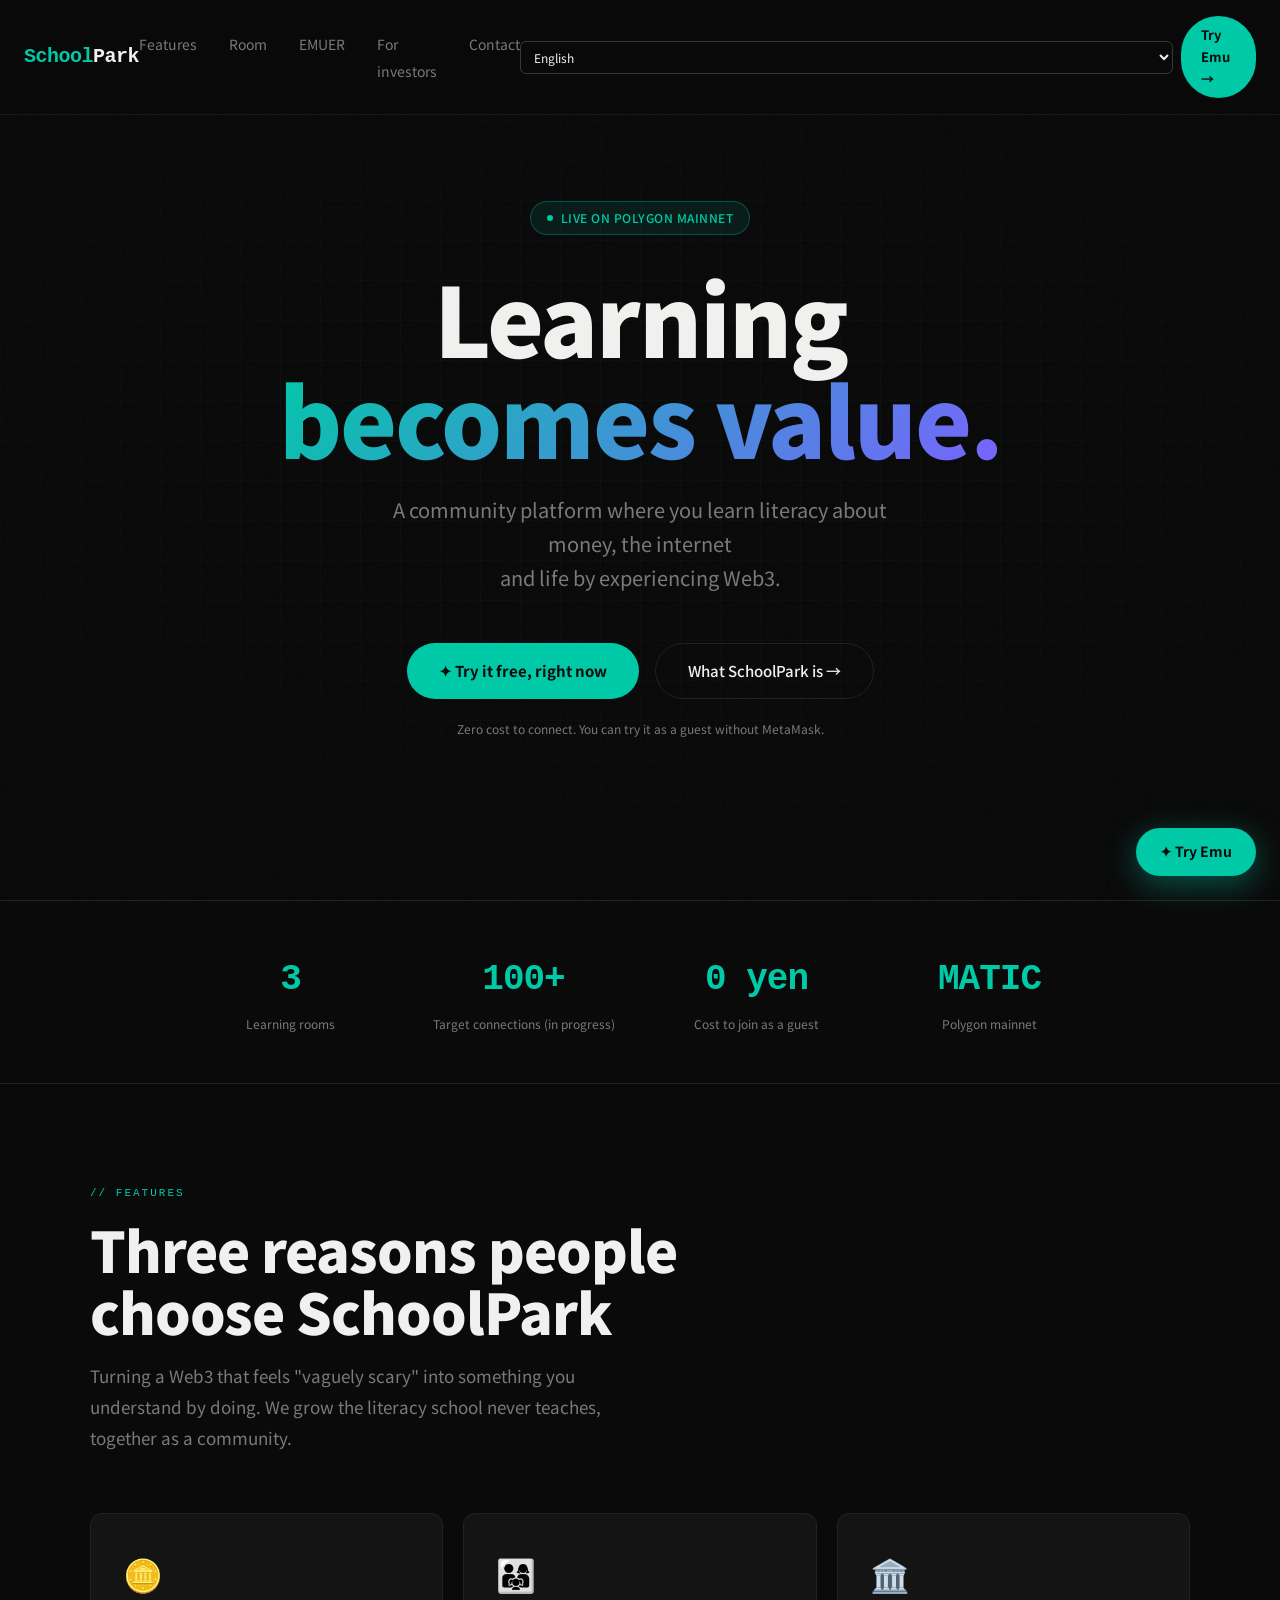
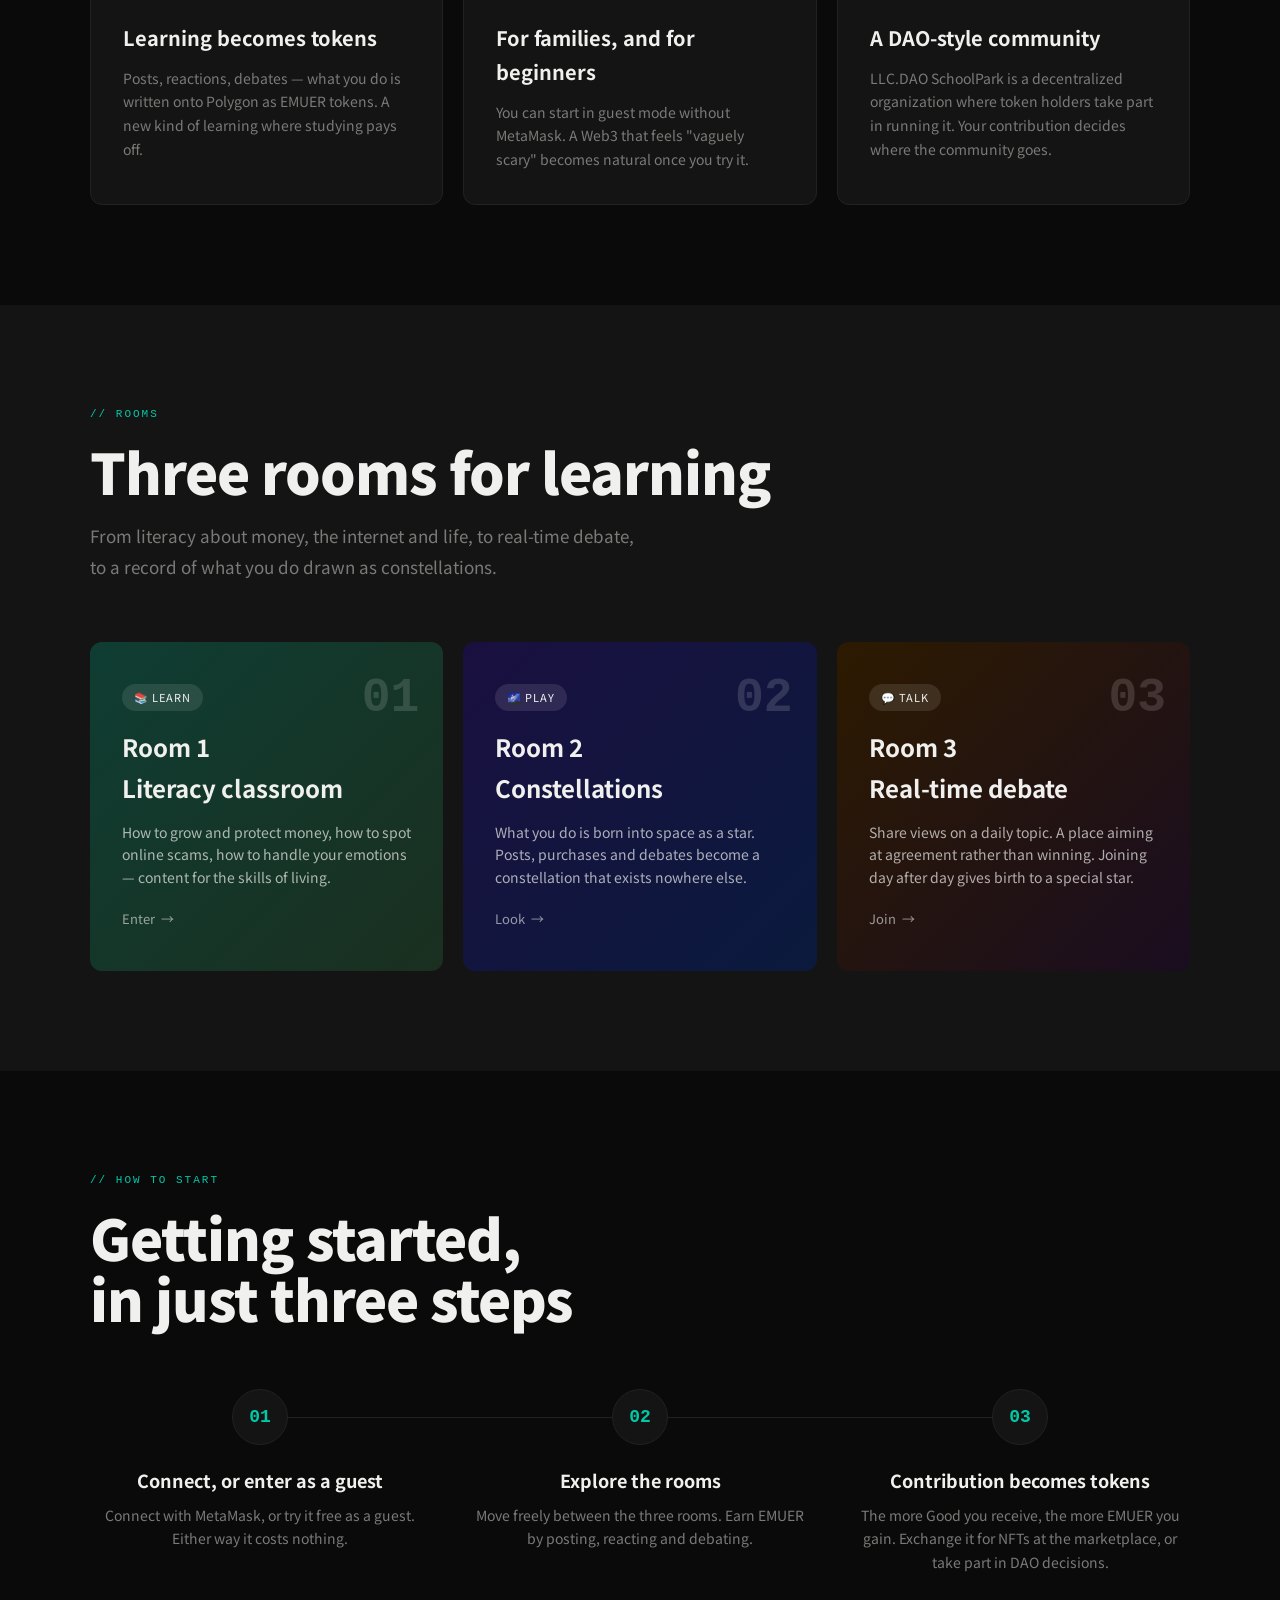
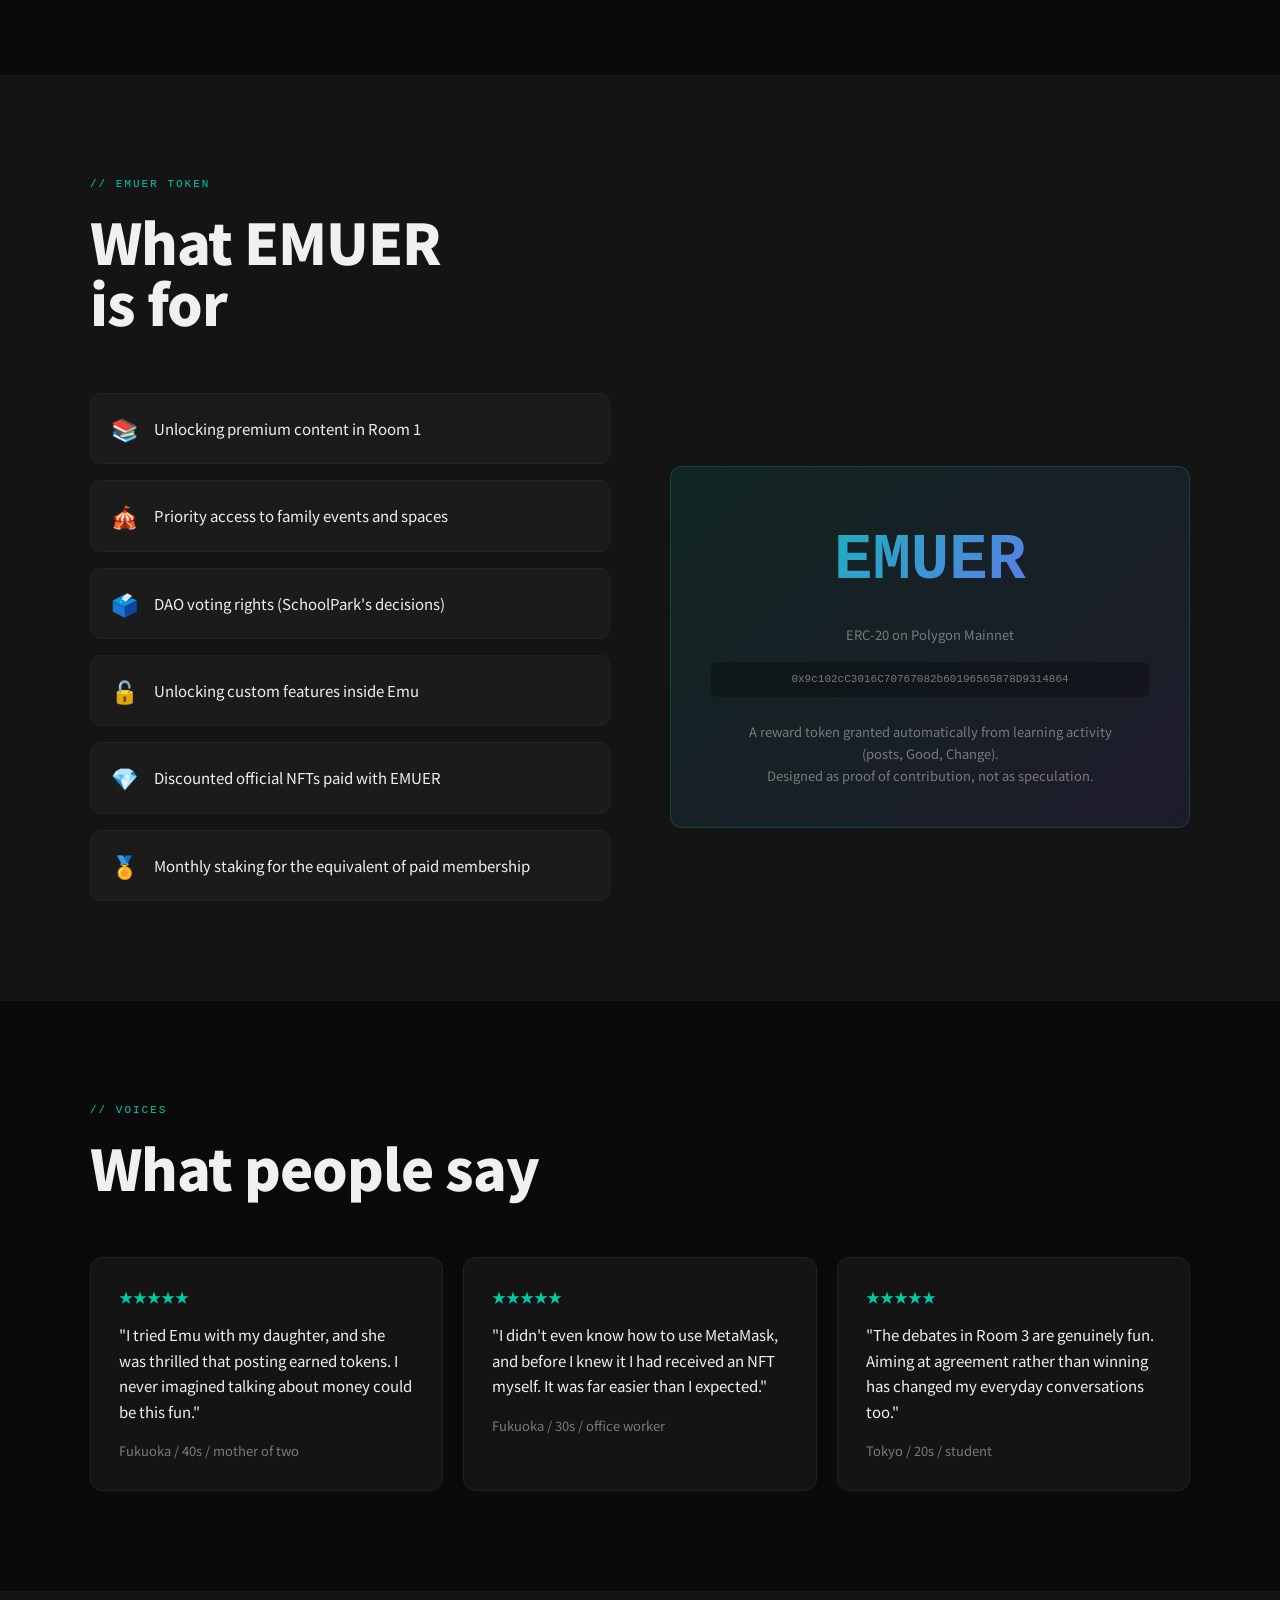
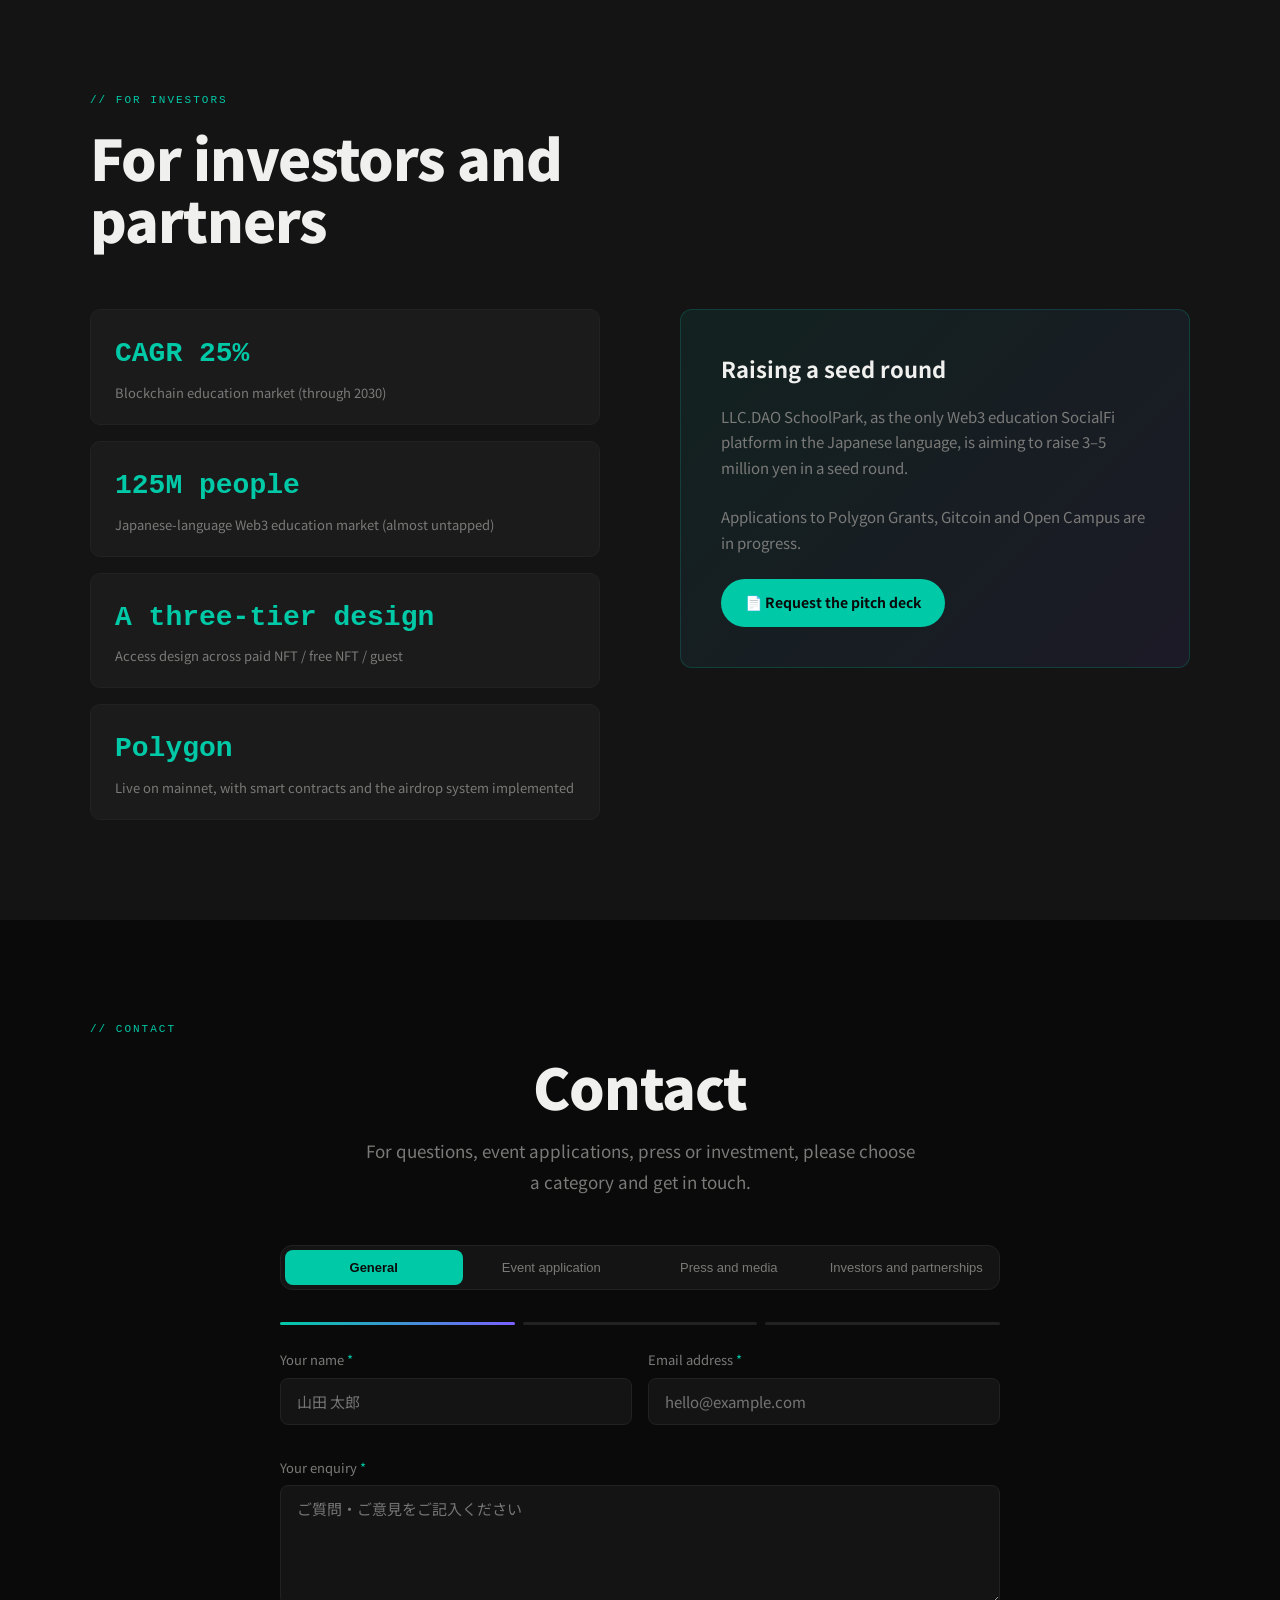
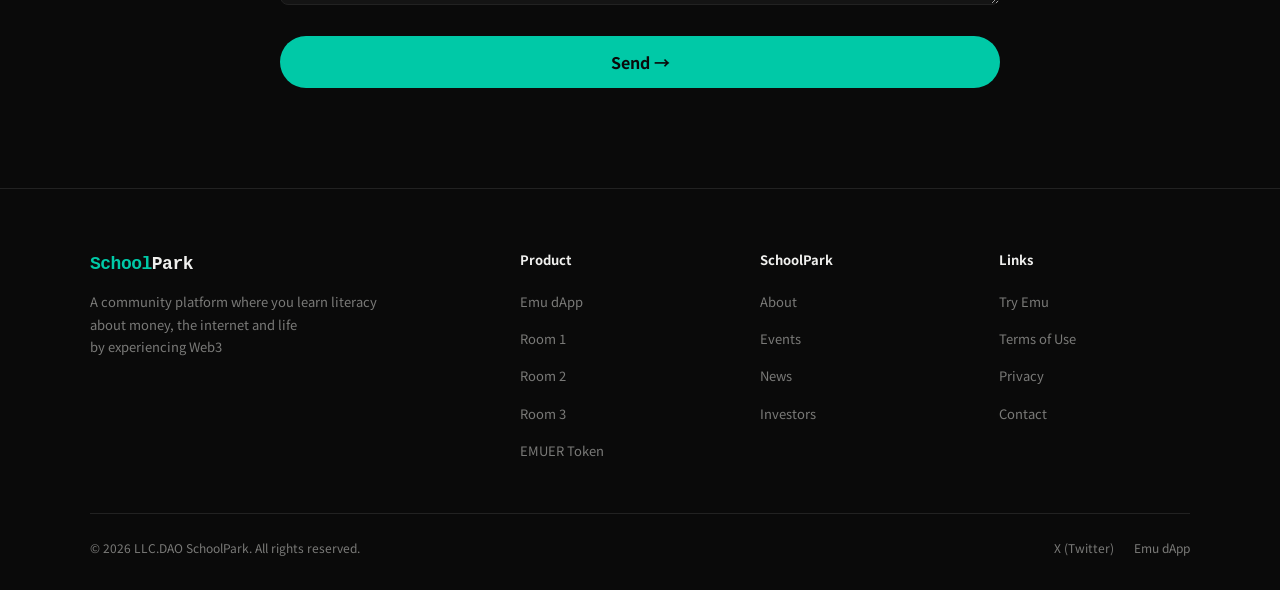
<file: SchoolPark_ホームページ/index.html>
<!DOCTYPE html>
<html lang="ja">
<head>
<meta charset="UTF-8">
<meta name="viewport" content="width=device-width, initial-scale=1.0">
<title>SchoolPark | 学ぶことが、価値になる。</title>
<meta name="description" content="SchoolParkは、お金・ネット・人生のリテラシーをWeb3で体験しながら学べるコミュニティプラットフォームです。Polygon上で稼働するdApp「Emu」で、学ぶことがそのままトークンになります。">
<meta property="og:title" content="SchoolPark | 学ぶことが、価値になる。">
<meta property="og:description" content="Web3教育コミュニティ。Polygon上で稼働。接続0円・MetaMask不要で体験できます。">
<meta property="og:type" content="website">
<link rel="preconnect" href="https://fonts.googleapis.com">
<link href="https://fonts.googleapis.com/css2?family=Noto+Sans+JP:wght@300;400;500;700;900&family=Space+Mono:wght@400;700&display=swap" rel="stylesheet">

<style>
:root {
  --accent: #00C9A7;
  --accent2: #7B61FF;
  --black: #0A0A0A;
  --white: #FAFAF9;
  --surface: #141414;
  --border: #222222;
  --text: #F0F0EE;
  --muted: #7A7A78;
  --radius: 12px;
  --transition: 0.3s cubic-bezier(0.4,0,0.2,1);
}

*{margin:0;padding:0;box-sizing:border-box}
html{scroll-behavior:smooth}
body{
  font-family:'Noto Sans JP',sans-serif;
  background:var(--black);
  color:var(--text);
  line-height:1.7;
  overflow-x:hidden;
}

/* ── NOISE TEXTURE ── */
body::before{
  content:'';position:fixed;inset:0;
  background-image:url("data:image/svg+xml,%3Csvg viewBox='0 0 256 256' xmlns='http://www.w3.org/2000/svg'%3E%3Cfilter id='noise'%3E%3CfeTurbulence type='fractalNoise' baseFrequency='0.9' numOctaves='4' stitchTiles='stitch'/%3E%3C/filter%3E%3Crect width='100%25' height='100%25' filter='url(%23noise)' opacity='0.03'/%3E%3C/svg%3E");
  pointer-events:none;z-index:0;opacity:.4;
}

/* ── NAV ── */
nav{
  position:fixed;top:0;left:0;right:0;z-index:100;
  padding:16px 24px;
  display:flex;align-items:center;justify-content:space-between;
  background:rgba(10,10,10,0.85);
  backdrop-filter:blur(20px);
  border-bottom:1px solid rgba(255,255,255,0.06);
  transition:var(--transition);
}
.nav-logo{
  font-family:'Space Mono',monospace;
  font-size:20px;font-weight:700;color:var(--accent);
  text-decoration:none;letter-spacing:-0.5px;
}
.nav-links{display:flex;gap:32px;list-style:none}
.nav-links a{
  color:var(--muted);font-size:14px;text-decoration:none;
  transition:color var(--transition);
}
.nav-links a:hover{color:var(--text)}
.nav-cta{
  background:var(--accent);color:var(--black);
  padding:8px 20px;border-radius:100px;
  font-size:13px;font-weight:700;text-decoration:none;
  transition:transform var(--transition),box-shadow var(--transition);
}
.nav-cta:hover{transform:translateY(-1px);box-shadow:0 8px 24px rgba(0,201,167,0.35)}

/* ── HAMBURGER ── */
.hamburger{display:none;flex-direction:column;gap:5px;cursor:pointer;padding:4px}
.hamburger span{display:block;width:24px;height:2px;background:var(--text);transition:var(--transition)}
@media(max-width:768px){
  .nav-links{display:none}
  .hamburger{display:flex}
  nav{padding:14px 20px}
}

/* ── HERO ── */
#hero{
  min-height:100vh;
  display:flex;flex-direction:column;
  align-items:center;justify-content:center;
  text-align:center;
  padding:120px 24px 80px;
  position:relative;
  overflow:hidden;
}
.hero-grid-bg{
  position:absolute;inset:0;
  background-image:
    linear-gradient(rgba(0,201,167,0.04) 1px,transparent 1px),
    linear-gradient(90deg,rgba(0,201,167,0.04) 1px,transparent 1px);
  background-size:40px 40px;
  mask-image:radial-gradient(ellipse 80% 60% at 50% 50%,black 30%,transparent 100%);
}
.hero-badge{
  display:inline-flex;align-items:center;gap:8px;
  background:rgba(0,201,167,0.1);
  border:1px solid rgba(0,201,167,0.3);
  color:var(--accent);
  padding:6px 16px;border-radius:100px;
  font-size:12px;font-weight:500;letter-spacing:0.5px;
  margin-bottom:32px;
  animation:fadeUp 0.8s ease both;
}
.dot{width:6px;height:6px;border-radius:50%;background:var(--accent);animation:pulse 2s infinite}
@keyframes pulse{0%,100%{opacity:1}50%{opacity:0.3}}
@keyframes fadeUp{from{opacity:0;transform:translateY(20px)}to{opacity:1;transform:translateY(0)}}
@keyframes fadeIn{from{opacity:0}to{opacity:1}}

h1.hero-title{
  font-size:clamp(48px,8vw,96px);
  font-weight:900;
  line-height:1.05;
  letter-spacing:-2px;
  margin-bottom:24px;
  animation:fadeUp 0.8s 0.1s ease both;
}
.hero-accent{
  background:linear-gradient(135deg,var(--accent),var(--accent2));
  -webkit-background-clip:text;-webkit-text-fill-color:transparent;
  background-clip:text;
}
.hero-sub{
  font-size:clamp(16px,2.5vw,20px);
  color:var(--muted);max-width:540px;
  margin:0 auto 48px;
  animation:fadeUp 0.8s 0.2s ease both;
}
.hero-actions{
  display:flex;gap:16px;flex-wrap:wrap;justify-content:center;
  animation:fadeUp 0.8s 0.3s ease both;
}
.btn-primary{
  background:var(--accent);color:var(--black);
  padding:14px 32px;border-radius:100px;
  font-size:15px;font-weight:700;text-decoration:none;
  transition:transform var(--transition),box-shadow var(--transition);
  display:inline-flex;align-items:center;gap:8px;
}
.btn-primary:hover{transform:translateY(-2px);box-shadow:0 12px 32px rgba(0,201,167,0.4)}
.btn-secondary{
  background:transparent;color:var(--text);
  padding:14px 32px;border-radius:100px;
  font-size:15px;font-weight:500;text-decoration:none;
  border:1px solid var(--border);
  transition:border-color var(--transition),background var(--transition);
}
.btn-secondary:hover{border-color:var(--muted);background:rgba(255,255,255,0.04)}
.hero-note{
  font-size:12px;color:var(--muted);
  margin-top:20px;
  animation:fadeUp 0.8s 0.4s ease both;
}

/* ── STATS ── */
#stats{
  padding:48px 24px;
  border-top:1px solid var(--border);
  border-bottom:1px solid var(--border);
}
.stats-inner{
  max-width:900px;margin:0 auto;
  display:grid;grid-template-columns:repeat(4,1fr);gap:32px;
  text-align:center;
}
@media(max-width:640px){.stats-inner{grid-template-columns:repeat(2,1fr)}}
.stat-num{
  font-family:'Space Mono',monospace;
  font-size:36px;font-weight:700;
  color:var(--accent);letter-spacing:-1px;
}
.stat-label{font-size:12px;color:var(--muted);margin-top:4px}

/* ── SECTION COMMONS ── */
section{padding:100px 24px;position:relative;z-index:1}
.section-inner{max-width:1100px;margin:0 auto}
.section-label{
  font-family:'Space Mono',monospace;
  font-size:11px;letter-spacing:2px;text-transform:uppercase;
  color:var(--accent);margin-bottom:16px;
}
h2.section-title{
  font-size:clamp(32px,5vw,56px);
  font-weight:900;line-height:1.1;
  letter-spacing:-1px;margin-bottom:20px;
}
.section-desc{
  font-size:17px;color:var(--muted);
  max-width:560px;line-height:1.8;
}

/* ── FEATURES ── */
#features .features-grid{
  display:grid;grid-template-columns:repeat(3,1fr);
  gap:20px;margin-top:60px;
}
@media(max-width:768px){#features .features-grid{grid-template-columns:1fr}}
.feature-card{
  background:var(--surface);
  border:1px solid var(--border);
  border-radius:var(--radius);
  padding:32px;
  transition:border-color var(--transition),transform var(--transition);
}
.feature-card:hover{
  border-color:rgba(0,201,167,0.4);
  transform:translateY(-4px);
}
.feature-icon{
  font-size:32px;margin-bottom:20px;
  display:block;
}
.feature-card h3{font-size:20px;font-weight:700;margin-bottom:12px}
.feature-card p{font-size:14px;color:var(--muted);line-height:1.7}

/* ── ROOMS ── */
#rooms{background:var(--surface)}
.rooms-grid{
  display:grid;grid-template-columns:repeat(3,1fr);
  gap:20px;margin-top:60px;
}
@media(max-width:768px){.rooms-grid{grid-template-columns:1fr}}
.room-card{
  border-radius:var(--radius);
  padding:40px 32px;
  position:relative;overflow:hidden;
  cursor:pointer;
  transition:transform var(--transition),box-shadow var(--transition);
}
.room-card:hover{transform:translateY(-6px);box-shadow:0 20px 48px rgba(0,0,0,0.4)}
.room-card.room1{background:linear-gradient(135deg,#0f3d33,#1a2f1f)}
.room-card.room2{background:linear-gradient(135deg,#1a1040,#0a1a3d)}
.room-card.room3{background:linear-gradient(135deg,#2d1a00,#1a0d20)}
.room-num{
  font-family:'Space Mono',monospace;
  font-size:48px;font-weight:700;
  opacity:0.15;position:absolute;top:16px;right:24px;
}
.room-tag{
  display:inline-block;
  font-size:11px;letter-spacing:1px;text-transform:uppercase;
  background:rgba(255,255,255,0.1);
  padding:4px 12px;border-radius:100px;
  margin-bottom:16px;
}
.room-card h3{font-size:24px;font-weight:700;margin-bottom:12px}
.room-card p{font-size:14px;opacity:0.7;line-height:1.6}
.room-arrow{
  display:inline-flex;align-items:center;gap:6px;
  font-size:13px;margin-top:20px;opacity:0.6;
  transition:opacity var(--transition),gap var(--transition);
}
.room-card:hover .room-arrow{opacity:1;gap:10px}

/* ── HOW TO USE ── */
.steps{
  display:grid;grid-template-columns:repeat(3,1fr);
  gap:40px;margin-top:60px;
  position:relative;
}
.steps::before{
  content:'';position:absolute;top:28px;left:15%;right:15%;
  height:1px;background:var(--border);
}
@media(max-width:768px){.steps{grid-template-columns:1fr}.steps::before{display:none}}
.step{text-align:center}
.step-num{
  width:56px;height:56px;border-radius:50%;
  background:var(--surface);border:1px solid var(--border);
  display:flex;align-items:center;justify-content:center;
  font-family:'Space Mono',monospace;font-size:18px;font-weight:700;
  color:var(--accent);margin:0 auto 20px;
  position:relative;z-index:1;
}
.step h3{font-size:18px;font-weight:700;margin-bottom:8px}
.step p{font-size:14px;color:var(--muted)}

/* ── TOKENOMICS ── */
#tokenomics{background:var(--surface)}
.token-grid{
  display:grid;grid-template-columns:1fr 1fr;
  gap:60px;align-items:center;margin-top:60px;
}
@media(max-width:768px){.token-grid{grid-template-columns:1fr;gap:40px}}
.token-use-list{list-style:none;display:flex;flex-direction:column;gap:16px}
.token-use-list li{
  display:flex;align-items:center;gap:16px;
  padding:16px 20px;
  background:rgba(255,255,255,0.03);
  border:1px solid var(--border);
  border-radius:10px;
  font-size:15px;
}
.token-use-list li span:first-child{font-size:22px}
.token-visual{
  background:linear-gradient(135deg,rgba(0,201,167,0.1),rgba(123,97,255,0.1));
  border:1px solid rgba(0,201,167,0.2);
  border-radius:var(--radius);
  padding:40px;text-align:center;
}
.token-symbol{
  font-family:'Space Mono',monospace;
  font-size:64px;font-weight:700;
  background:linear-gradient(135deg,var(--accent),var(--accent2));
  -webkit-background-clip:text;-webkit-text-fill-color:transparent;
  background-clip:text;
}
.token-chain{font-size:13px;color:var(--muted);margin-top:8px}
.token-contract{
  font-family:'Space Mono',monospace;
  font-size:11px;color:var(--muted);
  margin-top:16px;word-break:break-all;
  background:rgba(0,0,0,0.3);padding:8px 12px;border-radius:6px;
}

/* ── TESTIMONIALS ── */
.testimonials-grid{
  display:grid;grid-template-columns:repeat(3,1fr);
  gap:20px;margin-top:60px;
}
@media(max-width:768px){.testimonials-grid{grid-template-columns:1fr}}
.testimonial-card{
  background:var(--surface);
  border:1px solid var(--border);
  border-radius:var(--radius);
  padding:28px;
}
.testimonial-stars{color:var(--accent);font-size:14px;margin-bottom:12px}
.testimonial-text{font-size:15px;line-height:1.7;margin-bottom:16px}
.testimonial-author{font-size:13px;color:var(--muted)}

/* ── INVESTORS ── */
#investors{background:var(--surface)}
.investor-content{
  display:grid;grid-template-columns:1fr 1fr;
  gap:80px;align-items:start;margin-top:60px;
}
@media(max-width:768px){.investor-content{grid-template-columns:1fr;gap:40px}}
.market-stats{display:flex;flex-direction:column;gap:16px}
.market-stat{
  background:rgba(255,255,255,0.03);
  border:1px solid var(--border);
  border-radius:10px;padding:20px 24px;
}
.market-stat-num{
  font-family:'Space Mono',monospace;
  font-size:28px;font-weight:700;color:var(--accent);
}
.market-stat-label{font-size:13px;color:var(--muted);margin-top:4px}
.pitch-card{
  background:linear-gradient(135deg,rgba(0,201,167,0.08),rgba(123,97,255,0.08));
  border:1px solid rgba(0,201,167,0.2);
  border-radius:var(--radius);padding:40px;
}
.pitch-card h3{font-size:22px;font-weight:700;margin-bottom:16px}
.pitch-card p{font-size:15px;color:var(--muted);margin-bottom:24px;line-height:1.7}
.pitch-download{
  display:inline-flex;align-items:center;gap:8px;
  background:var(--accent);color:var(--black);
  padding:12px 24px;border-radius:100px;
  font-size:14px;font-weight:700;text-decoration:none;
  transition:transform var(--transition);
}
.pitch-download:hover{transform:translateY(-2px)}

/* ── CONTACT ── */
#contact .contact-wrap{
  max-width:720px;margin:0 auto;
}
.form-tabs{
  display:flex;gap:0;margin-bottom:32px;
  background:var(--surface);
  border:1px solid var(--border);
  border-radius:var(--radius);
  padding:4px;
}
.form-tab{
  flex:1;padding:10px;border-radius:8px;
  font-size:13px;font-weight:500;
  background:transparent;border:none;color:var(--muted);
  cursor:pointer;transition:all var(--transition);
}
.form-tab.active{background:var(--accent);color:var(--black);font-weight:700}
.contact-form{display:none}
.contact-form.active{display:block;animation:fadeIn 0.3s ease}
.form-row{display:grid;grid-template-columns:1fr 1fr;gap:16px;margin-bottom:16px}
@media(max-width:640px){.form-row{grid-template-columns:1fr}}
.form-group{margin-bottom:16px}
label{display:block;font-size:13px;color:var(--muted);margin-bottom:6px}
input,textarea,select{
  width:100%;background:var(--surface);
  border:1px solid var(--border);
  border-radius:8px;padding:12px 16px;
  color:var(--text);font-size:15px;
  font-family:'Noto Sans JP',sans-serif;
  transition:border-color var(--transition),box-shadow var(--transition);
}
input:focus,textarea:focus,select:focus{
  outline:none;
  border-color:var(--accent);
  box-shadow:0 0 0 3px rgba(0,201,167,0.15);
}
textarea{resize:vertical;min-height:120px}
.form-submit{
  width:100%;background:var(--accent);color:var(--black);
  padding:14px;border-radius:100px;border:none;
  font-size:16px;font-weight:700;cursor:pointer;
  font-family:'Noto Sans JP',sans-serif;
  transition:transform var(--transition),box-shadow var(--transition);
  margin-top:8px;
}
.form-submit:hover{transform:translateY(-2px);box-shadow:0 8px 24px rgba(0,201,167,0.4)}
.form-submit:disabled{opacity:0.5;cursor:not-allowed;transform:none}
.form-success{
  display:none;text-align:center;padding:48px 32px;
}
.form-success-icon{font-size:48px;margin-bottom:16px}
.form-success h3{font-size:22px;font-weight:700;margin-bottom:8px}
.form-success p{color:var(--muted);font-size:15px}
.required{color:var(--accent);margin-left:3px}

/* ── FOOTER ── */
footer{
  border-top:1px solid var(--border);
  padding:60px 24px 32px;
}
.footer-inner{
  max-width:1100px;margin:0 auto;
  display:grid;grid-template-columns:2fr 1fr 1fr 1fr;gap:48px;
}
@media(max-width:768px){.footer-inner{grid-template-columns:1fr 1fr;gap:32px}}
.footer-brand .nav-logo{display:block;margin-bottom:12px;font-size:18px}
.footer-brand p{font-size:13px;color:var(--muted);line-height:1.7}
.footer-col h4{font-size:13px;font-weight:700;margin-bottom:16px;color:var(--text)}
.footer-col ul{list-style:none}
.footer-col ul li{margin-bottom:10px}
.footer-col ul li a{font-size:13px;color:var(--muted);text-decoration:none;transition:color var(--transition)}
.footer-col ul li a:hover{color:var(--text)}
.footer-bottom{
  max-width:1100px;margin:40px auto 0;
  padding-top:24px;border-top:1px solid var(--border);
  display:flex;align-items:center;justify-content:space-between;
  flex-wrap:wrap;gap:12px;
}
.footer-bottom p{font-size:12px;color:var(--muted)}
.footer-links{display:flex;gap:20px}
.footer-links a{font-size:12px;color:var(--muted);text-decoration:none}

/* ── PROGRESS BAR (form) ── */
.form-progress{
  display:flex;gap:8px;margin-bottom:24px;
}
.progress-step{
  flex:1;height:3px;border-radius:100px;
  background:var(--border);
  transition:background 0.4s ease;
}
.progress-step.done{background:var(--accent)}
.progress-step.active{background:linear-gradient(90deg,var(--accent),var(--accent2))}

/* ── FLOATING CTA ── */
.floating-cta{
  position:fixed;bottom:24px;right:24px;z-index:50;
  background:var(--accent);color:var(--black);
  padding:12px 24px;border-radius:100px;
  font-size:14px;font-weight:700;text-decoration:none;
  box-shadow:0 8px 32px rgba(0,201,167,0.4);
  transition:transform var(--transition);
  display:flex;align-items:center;gap:8px;
}
.floating-cta:hover{transform:translateY(-3px)}
@media(max-width:768px){.floating-cta{bottom:16px;right:16px;font-size:13px;padding:10px 18px}}
</style>
<script>window.CHES_TITLE_KEY = "spp.doc.title";</script>
<script src="../i18n.js" defer></script>
<script src="../i18n-schoolpark.js" defer></script>
<style>.lang-select{background:transparent;border:1px solid rgba(128,128,128,.4);color:inherit;border-radius:6px;padding:6px 9px;font-size:12px;cursor:pointer;font-family:inherit;margin-right:8px;}</style>
</head>
<body>

<!-- NAV -->
<nav id="navbar">
  <a href="#" class="nav-logo">School<span style="color:var(--text)">Park</span></a>
  <ul class="nav-links">
    <li><a href="#features" data-i18n="spp.001">特徴</a></li>
    <li><a href="#rooms">Room</a></li>
    <li><a href="#tokenomics">EMUER</a></li>
    <li><a href="#investors" data-i18n="spp.002">投資家の方へ</a></li>
    <li><a href="#contact" data-i18n="spp.003">お問い合わせ</a></li>
  </ul>
  <select class="lang-select" data-lang-select aria-label="Language" data-i18n-title="nav.lang"></select>
    <a href="https://emu-for-schoolpark.vercel.app" target="_blank" class="nav-cta" data-i18n="spp.004">Emuを体験 →</a>
  <div class="hamburger" onclick="toggleMenu()">
    <span></span><span></span><span></span>
  </div>
</nav>

<!-- HERO -->
<section id="hero">
  <div class="hero-grid-bg"></div>
  <div class="hero-badge">
    <span class="dot"></span>
    LIVE ON POLYGON MAINNET
  </div>
  <h1 class="hero-title" data-i18n-html="spp.005">
    学ぶことが、<br>
    <span class="hero-accent">価値になる。</span>
  </h1>
  <p class="hero-sub" data-i18n-html="spp.006">
    お金・ネット・人生のリテラシーを、Web3で体験しながら学べる<br>
    コミュニティプラットフォーム。
  </p>
  <div class="hero-actions">
    <a href="https://emu-for-schoolpark.vercel.app" target="_blank" class="btn-primary" data-i18n="spp.007">
      ✦ 今すぐ無料で体験
    </a>
    <a href="#features" class="btn-secondary" data-i18n="spp.008">SchoolParkとは →</a>
  </div>
  <p class="hero-note" data-i18n="spp.009">接続0円・MetaMask不要でゲストとして体験できます</p>
</section>

<!-- STATS -->
<div id="stats">
  <div class="stats-inner">
    <div>
      <div class="stat-num">3</div>
      <div class="stat-label" data-i18n="spp.010">学習ルーム</div>
    </div>
    <div>
      <div class="stat-num">100+</div>
      <div class="stat-label" data-i18n="spp.011">目標接続数（進行中）</div>
    </div>
    <div>
      <div class="stat-num" data-i18n="spp.012">0円</div>
      <div class="stat-label" data-i18n="spp.013">ゲスト参加費用</div>
    </div>
    <div>
      <div class="stat-num">MATIC</div>
      <div class="stat-label">Polygon mainnet</div>
    </div>
  </div>
</div>

<!-- FEATURES -->
<section id="features">
  <div class="section-inner">
    <div class="section-label">// FEATURES</div>
    <h2 class="section-title" data-i18n-html="spp.014">SchoolParkが<br>選ばれる3つの理由</h2>
    <p class="section-desc" data-i18n="spp.015">「なんとなく怖い」Web3を、体験から理解へ。学校では教えてくれないリテラシーを、コミュニティで育てます。</p>
    <div class="features-grid">
      <div class="feature-card">
        <span class="feature-icon">🪙</span>
        <h3 data-i18n="spp.016">学ぶことがトークンになる</h3>
        <p data-i18n="spp.017">投稿・リアクション・議論——あなたの行動がそのままEMUERトークンとしてPolygon上に刻まれます。勉強が報われる、新しい学習体験。</p>
      </div>
      <div class="feature-card">
        <span class="feature-icon">👨‍👩‍👧</span>
        <h3 data-i18n="spp.018">親子でも、初心者でも</h3>
        <p data-i18n="spp.019">MetaMask不要のゲストモードから始められます。「なんとなく怖い」Web3を、体験から自然に理解できます。</p>
      </div>
      <div class="feature-card">
        <span class="feature-icon">🏛️</span>
        <h3 data-i18n="spp.020">DAO型コミュニティ</h3>
        <p data-i18n="spp.021">LLC.DAO SchoolParkはトークン保有者が運営に参加できる分散型組織。あなたの貢献がコミュニティの方向を決めます。</p>
      </div>
    </div>
  </div>
</section>

<!-- ROOMS -->
<section id="rooms">
  <div class="section-inner">
    <div class="section-label">// ROOMS</div>
    <h2 class="section-title" data-i18n="spp.022">3つの学びの部屋</h2>
    <p class="section-desc" data-i18n="spp.023">お金・ネット・人生のリテラシーから、リアルタイム議論、星座で見る行動記録まで。</p>
    <div class="rooms-grid">
      <div class="room-card room1">
        <div class="room-num">01</div>
        <div class="room-tag" data-i18n="spp.024">📚 学び</div>
        <h3 data-i18n-html="spp.025">Room 1<br>リテラシー教室</h3>
        <p data-i18n="spp.026">お金の増やし方・守り方、ネット詐欺の見抜き方、感情コントロール……生きる力を学ぶコンテンツ。</p>
        <div class="room-arrow" data-i18n-html="spp.027">入る <span>→</span></div>
      </div>
      <div class="room-card room2">
        <div class="room-num">02</div>
        <div class="room-tag" data-i18n="spp.028">🌌 遊び</div>
        <h3 data-i18n-html="spp.029">Room 2<br>星座コンステレーション</h3>
        <p data-i18n="spp.030">あなたの行動が星として宇宙に生まれる。投稿・購入・議論の記録が、世界で唯一の星座になります。</p>
        <div class="room-arrow" data-i18n-html="spp.031">見る <span>→</span></div>
      </div>
      <div class="room-card room3">
        <div class="room-num">03</div>
        <div class="room-tag" data-i18n="spp.032">💬 交流</div>
        <h3 data-i18n-html="spp.033">Room 3<br>リアルタイム議論</h3>
        <p data-i18n="spp.034">毎日のトピックに意見を出し合う。論破ではなく「合意」を目指す議論の場。連続参加で特別な星が生まれます。</p>
        <div class="room-arrow" data-i18n-html="spp.035">参加する <span>→</span></div>
      </div>
    </div>
  </div>
</section>

<!-- HOW TO USE -->
<section id="how">
  <div class="section-inner">
    <div class="section-label">// HOW TO START</div>
    <h2 class="section-title" data-i18n-html="spp.036">はじめ方、<br>たった3ステップ</h2>
    <div class="steps">
      <div class="step">
        <div class="step-num">01</div>
        <h3 data-i18n="spp.037">接続する or ゲストで入る</h3>
        <p data-i18n="spp.038">MetaMaskで接続するか、ゲストとして無料体験。どちらも0円で始められます。</p>
      </div>
      <div class="step">
        <div class="step-num">02</div>
        <h3 data-i18n="spp.039">ルームを探索する</h3>
        <p data-i18n="spp.040">3つのルームを自由に移動。投稿・リアクション・議論でEMUERを獲得していきます。</p>
      </div>
      <div class="step">
        <div class="step-num">03</div>
        <h3 data-i18n="spp.041">貢献がトークンになる</h3>
        <p data-i18n="spp.042">GoodされるほどEMUER増加。取引所でNFTに交換したり、DAOの意思決定に参加できます。</p>
      </div>
    </div>
  </div>
</section>

<!-- TOKENOMICS -->
<section id="tokenomics">
  <div class="section-inner">
    <div class="section-label">// EMUER TOKEN</div>
    <h2 class="section-title" data-i18n-html="spp.043">EMUERの<br>使い道</h2>
    <div class="token-grid">
      <ul class="token-use-list">
        <li data-i18n-html="spp.044"><span>📚</span><span>Room1プレミアムコンテンツの解放</span></li>
        <li data-i18n-html="spp.045"><span>🎪</span><span>親子イベント・スペースへの優先参加</span></li>
        <li data-i18n-html="spp.046"><span>🗳️</span><span>DAO投票権（SchoolParkの意思決定）</span></li>
        <li data-i18n-html="spp.047"><span>🔓</span><span>Emu内カスタム機能の解放</span></li>
        <li data-i18n-html="spp.048"><span>💎</span><span>公式NFTをEMUERで割引購入</span></li>
        <li data-i18n-html="spp.049"><span>🏅</span><span>月額ステーキングで有料会員相当に</span></li>
      </ul>
      <div class="token-visual">
        <div class="token-symbol">EMUER</div>
        <div class="token-chain">ERC-20 on Polygon Mainnet</div>
        <div class="token-contract">0x9c102cC3016C70767082b60196565878D9314864</div>
        <div style="margin-top:24px;font-size:13px;color:var(--muted);line-height:1.7" data-i18n-html="spp.050">
          学習行動（投稿・Good・Change）から<br>
          自動で付与される報酬トークン。<br>
          投機ではなく「貢献の証明」として設計。
        </div>
      </div>
    </div>
  </div>
</section>

<!-- TESTIMONIALS -->
<section id="voices">
  <div class="section-inner">
    <div class="section-label">// VOICES</div>
    <h2 class="section-title" data-i18n="spp.051">ユーザーの声</h2>
    <div class="testimonials-grid">
      <div class="testimonial-card">
        <div class="testimonial-stars">★★★★★</div>
        <p class="testimonial-text" data-i18n="spp.052">「娘と一緒にEmuを使ってみたら、投稿したらトークンがもらえて大盛り上がり！お金の話がこんなに楽しくできるとは思いませんでした。」</p>
        <div class="testimonial-author" data-i18n="spp.053">福岡市 / 40代 / 2児の母</div>
      </div>
      <div class="testimonial-card">
        <div class="testimonial-stars">★★★★★</div>
        <p class="testimonial-text" data-i18n="spp.054">「MetaMaskの使い方も知らなかった私が、気づいたら自分でNFTを受け取っていた。思っていたより全然難しくなかった。」</p>
        <div class="testimonial-author" data-i18n="spp.055">福岡市 / 30代 / 会社員</div>
      </div>
      <div class="testimonial-card">
        <div class="testimonial-stars">★★★★★</div>
        <p class="testimonial-text" data-i18n="spp.056">「Room3の議論がめちゃくちゃ面白い。論破じゃなくて合意を目指すルールが、日常の会話も変えてくれた気がします。」</p>
        <div class="testimonial-author" data-i18n="spp.057">東京都 / 20代 / 学生</div>
      </div>
    </div>
  </div>
</section>

<!-- INVESTORS -->
<section id="investors">
  <div class="section-inner">
    <div class="section-label">// FOR INVESTORS</div>
    <h2 class="section-title" data-i18n-html="spp.058">投資家・<br>パートナーの方へ</h2>
    <div class="investor-content">
      <div class="market-stats">
        <div class="market-stat">
          <div class="market-stat-num">CAGR 25%</div>
          <div class="market-stat-label" data-i18n="spp.059">ブロックチェーン教育市場（〜2030年）</div>
        </div>
        <div class="market-stat">
          <div class="market-stat-num" data-i18n="spp.060">125M人</div>
          <div class="market-stat-label" data-i18n="spp.061">日本語圏Web3教育市場（ほぼ未開拓）</div>
        </div>
        <div class="market-stat">
          <div class="market-stat-num" data-i18n="spp.062">3層設計</div>
          <div class="market-stat-label" data-i18n="spp.063">有料NFT / 無料NFT / ゲスト のアクセス設計</div>
        </div>
        <div class="market-stat">
          <div class="market-stat-num">Polygon</div>
          <div class="market-stat-label" data-i18n="spp.064">mainnet稼働中・スマコン・エアドロシステム実装済み</div>
        </div>
      </div>
      <div class="pitch-card">
        <h3 data-i18n="spp.065">シードラウンド資金調達中</h3>
        <p data-i18n="spp.066">LLC.DAO SchoolParkは、日本語圏唯一のWeb3教育SocialFiプラットフォームとして、シード調達300〜500万円を目指しています。</p>
        <p data-i18n="spp.067">Polygon Grants・Gitcoin・Open Campusへの申請進行中。</p>
        <a href="#contact" class="pitch-download" data-i18n="spp.068">
          📄 ピッチデックを請求する
        </a>
      </div>
    </div>
  </div>
</section>

<!-- CONTACT -->
<section id="contact">
  <div class="section-inner">
    <div class="section-label">// CONTACT</div>
    <h2 class="section-title" style="text-align:center" data-i18n="spp.069">お問い合わせ</h2>
    <p class="section-desc" style="text-align:center;margin:0 auto 48px" data-i18n="spp.070">ご質問・イベント申込・取材・投資家の方は、種別を選んでご連絡ください。</p>

    <div class="contact-wrap">
      <!-- TABS -->
      <div class="form-tabs">
        <button class="form-tab active" onclick="switchTab('general')" data-i18n="spp.071">一般</button>
        <button class="form-tab" onclick="switchTab('event')" data-i18n="spp.072">イベント申込</button>
        <button class="form-tab" onclick="switchTab('media')" data-i18n="spp.073">取材・メディア</button>
        <button class="form-tab" onclick="switchTab('investor')" data-i18n="spp.074">投資家・提携</button>
      </div>

      <!-- SUCCESS STATE -->
      <div id="form-success" class="form-success" style="display:none">
        <div class="form-success-icon">✅</div>
        <h3 data-i18n="spp.075">送信が完了しました！</h3>
        <p data-i18n-html="spp.076">内容を確認の上、2〜3営業日以内にご連絡いたします。<br>自動返信メールをご確認ください。</p>
      </div>

      <!-- FORM: GENERAL -->
      <form id="form-general" class="contact-form active" onsubmit="submitForm(event,'general')">
        <div class="form-progress">
          <div class="progress-step active" id="p-general-1"></div>
          <div class="progress-step" id="p-general-2"></div>
          <div class="progress-step" id="p-general-3"></div>
        </div>
        <div class="form-row">
          <div class="form-group">
            <label data-i18n-html="spp.077">お名前<span class="required">*</span></label>
            <input type="text" name="name" placeholder="山田 太郎" required>
          </div>
          <div class="form-group">
            <label data-i18n-html="spp.078">メールアドレス<span class="required">*</span></label>
            <input type="email" name="email" placeholder="hello@example.com" required>
          </div>
        </div>
        <div class="form-group">
          <label data-i18n-html="spp.079">お問い合わせ内容<span class="required">*</span></label>
          <textarea name="message" placeholder="ご質問・ご意見をご記入ください" required></textarea>
        </div>
        <button type="submit" class="form-submit" data-i18n="spp.080">送信する →</button>
      </form>

      <!-- FORM: EVENT -->
      <form id="form-event" class="contact-form" onsubmit="submitForm(event,'event')">
        <div class="form-progress">
          <div class="progress-step active"></div>
          <div class="progress-step"></div>
          <div class="progress-step"></div>
        </div>
        <div class="form-row">
          <div class="form-group">
            <label data-i18n-html="spp.081">お名前<span class="required">*</span></label>
            <input type="text" name="name" placeholder="山田 太郎" required>
          </div>
          <div class="form-group">
            <label data-i18n-html="spp.082">メールアドレス<span class="required">*</span></label>
            <input type="email" name="email" placeholder="hello@example.com" required>
          </div>
        </div>
        <div class="form-row">
          <div class="form-group">
            <label data-i18n="spp.083">お子様の年齢</label>
            <select name="child_age">
              <option value="" data-i18n="spp.084">選択してください</option>
              <option data-i18n="spp.085">未就学児</option>
              <option data-i18n="spp.086">小学生</option>
              <option data-i18n="spp.087">中学生</option>
              <option data-i18n="spp.088">高校生</option>
              <option data-i18n="spp.089">子どもなし（大人のみ）</option>
            </select>
          </div>
          <div class="form-group">
            <label data-i18n="spp.090">参加人数</label>
            <select name="participants">
              <option value="" data-i18n="spp.091">選択してください</option>
              <option data-i18n="spp.092">1名</option>
              <option data-i18n="spp.093">2名（親子）</option>
              <option data-i18n="spp.094">3〜5名</option>
              <option data-i18n="spp.095">6名以上（団体）</option>
            </select>
          </div>
        </div>
        <div class="form-group">
          <label data-i18n="spp.096">ご要望・ご質問</label>
          <textarea name="message" placeholder="参加希望日程や特別な配慮事項があればご記入ください"></textarea>
        </div>
        <button type="submit" class="form-submit" data-i18n="spp.097">イベント申込を送信 →</button>
      </form>

      <!-- FORM: MEDIA -->
      <form id="form-media" class="contact-form" onsubmit="submitForm(event,'media')">
        <div class="form-progress">
          <div class="progress-step active"></div>
          <div class="progress-step"></div>
          <div class="progress-step"></div>
        </div>
        <div class="form-row">
          <div class="form-group">
            <label data-i18n-html="spp.098">会社名・媒体名<span class="required">*</span></label>
            <input type="text" name="company" placeholder="〇〇新聞社" required>
          </div>
          <div class="form-group">
            <label data-i18n-html="spp.099">担当者名<span class="required">*</span></label>
            <input type="text" name="name" placeholder="山田 太郎" required>
          </div>
        </div>
        <div class="form-group">
          <label data-i18n-html="spp.100">メールアドレス<span class="required">*</span></label>
          <input type="email" name="email" placeholder="press@example.com" required>
        </div>
        <div class="form-group">
          <label data-i18n-html="spp.101">取材・掲載内容<span class="required">*</span></label>
          <textarea name="message" placeholder="取材の趣旨・掲載媒体・希望日程などをご記入ください" required></textarea>
        </div>
        <button type="submit" class="form-submit" data-i18n="spp.102">取材依頼を送信 →</button>
      </form>

      <!-- FORM: INVESTOR -->
      <form id="form-investor" class="contact-form" onsubmit="submitForm(event,'investor')">
        <div class="form-progress">
          <div class="progress-step active"></div>
          <div class="progress-step"></div>
          <div class="progress-step"></div>
          <div class="progress-step"></div>
        </div>
        <div class="form-row">
          <div class="form-group">
            <label data-i18n-html="spp.103">会社名・ファンド名<span class="required">*</span></label>
            <input type="text" name="company" placeholder="〇〇 Ventures" required>
          </div>
          <div class="form-group">
            <label data-i18n-html="spp.104">お名前・役職<span class="required">*</span></label>
            <input type="text" name="name" placeholder="山田 太郎（Partner）" required>
          </div>
        </div>
        <div class="form-group">
          <label data-i18n-html="spp.105">メールアドレス<span class="required">*</span></label>
          <input type="email" name="email" placeholder="invest@example.com" required>
        </div>
        <div class="form-group">
          <label data-i18n="spp.106">投資規模・関心領域</label>
          <select name="scale">
            <option value="" data-i18n="spp.107">選択してください</option>
            <option data-i18n="spp.108">〜100万円（グラント・補助金）</option>
            <option data-i18n="spp.109">100〜500万円（シード）</option>
            <option data-i18n="spp.110">500万〜1000万円</option>
            <option data-i18n="spp.111">1000万円以上</option>
            <option data-i18n="spp.112">業務提携（資金以外）</option>
          </select>
        </div>
        <div class="form-group">
          <label data-i18n-html="spp.113">メッセージ<span class="required">*</span></label>
          <textarea name="message" placeholder="ご関心の背景や、ご希望をお聞かせください" required></textarea>
        </div>
        <button type="submit" class="form-submit" data-i18n="spp.114">ピッチデック・面談を申し込む →</button>
      </form>
    </div>
  </div>
</section>

<!-- FOOTER -->
<footer>
  <div class="footer-inner">
    <div class="footer-brand">
      <a href="#" class="nav-logo">School<span style="color:var(--text)">Park</span></a>
      <p data-i18n-html="spp.115">お金・ネット・人生のリテラシーを<br>Web3で体験しながら学べる<br>コミュニティプラットフォーム</p>
    </div>
    <div class="footer-col">
      <h4 data-i18n="spp.116">プロダクト</h4>
      <ul>
        <li><a href="#">Emu dApp</a></li>
        <li><a href="#">Room 1</a></li>
        <li><a href="#">Room 2</a></li>
        <li><a href="#">Room 3</a></li>
        <li><a href="#">EMUER Token</a></li>
      </ul>
    </div>
    <div class="footer-col">
      <h4>SchoolPark</h4>
      <ul>
        <li><a href="#">About</a></li>
        <li><a href="#">Events</a></li>
        <li><a href="#">News</a></li>
        <li><a href="#">Investors</a></li>
      </ul>
    </div>
    <div class="footer-col">
      <h4 data-i18n="spp.117">リンク</h4>
      <ul>
        <li><a href="https://emu-for-schoolpark.vercel.app" target="_blank" data-i18n="spp.118">Emu を体験</a></li>
        <li><a href="#" data-i18n="spp.119">利用規約</a></li>
        <li><a href="#" data-i18n="spp.120">プライバシー</a></li>
        <li><a href="#contact" data-i18n="spp.121">お問い合わせ</a></li>
      </ul>
    </div>
  </div>
  <div class="footer-bottom">
    <p>© 2026 LLC.DAO SchoolPark. All rights reserved.</p>
    <div class="footer-links">
      <a href="https://x.com" target="_blank">X (Twitter)</a>
      <a href="https://emu-for-schoolpark.vercel.app" target="_blank">Emu dApp</a>
    </div>
  </div>
</footer>

<!-- FLOATING CTA -->
<a href="https://emu-for-schoolpark.vercel.app" target="_blank" class="floating-cta" data-i18n="spp.122">
  ✦ Emuを体験する
</a>

<script>
// Tab switching
function switchTab(type) {
  document.querySelectorAll('.form-tab').forEach(t => t.classList.remove('active'));
  document.querySelectorAll('.contact-form').forEach(f => f.classList.remove('active'));
  event.target.classList.add('active');
  document.getElementById('form-' + type).classList.add('active');
}

// Form submission
function submitForm(e, type) {
  e.preventDefault();
  const btn = e.target.querySelector('.form-submit');
  btn.disabled = true;
  btn.textContent = '送信中…';

  // Simulate send (replace with Resend API / Firebase)
  setTimeout(() => {
    e.target.style.display = 'none';
    document.getElementById('form-success').style.display = 'block';

    // Scroll to success
    document.getElementById('form-success').scrollIntoView({behavior:'smooth',block:'center'});

    // Log to console (replace with actual API call)
    const data = Object.fromEntries(new FormData(e.target));
    console.log('📬 Contact form submitted:', type, data);

    // ★ ここにFirebase/Resend APIの送信処理を追加
    // fetch('/api/contact', { method:'POST', body: JSON.stringify({type,...data}) })
  }, 1200);
}

// Hamburger
function toggleMenu() {
  const links = document.querySelector('.nav-links');
  if (!links) return;
  links.style.display = links.style.display === 'flex' ? 'none' : 'flex';
  links.style.flexDirection = 'column';
  links.style.position = 'absolute';
  links.style.top = '60px';
  links.style.left = '0';
  links.style.right = '0';
  links.style.background = '#0A0A0A';
  links.style.padding = '20px 24px';
  links.style.borderBottom = '1px solid #222';
}

// Scroll animations
const observer = new IntersectionObserver((entries) => {
  entries.forEach(e => {
    if (e.isIntersecting) {
      e.target.style.opacity = '1';
      e.target.style.transform = 'translateY(0)';
    }
  });
}, { threshold: 0.1 });

document.querySelectorAll('.feature-card,.room-card,.step,.testimonial-card,.market-stat').forEach(el => {
  el.style.opacity = '0';
  el.style.transform = 'translateY(24px)';
  el.style.transition = 'opacity 0.6s ease, transform 0.6s ease';
  observer.observe(el);
});
</script>
</body>
</html>
</file>
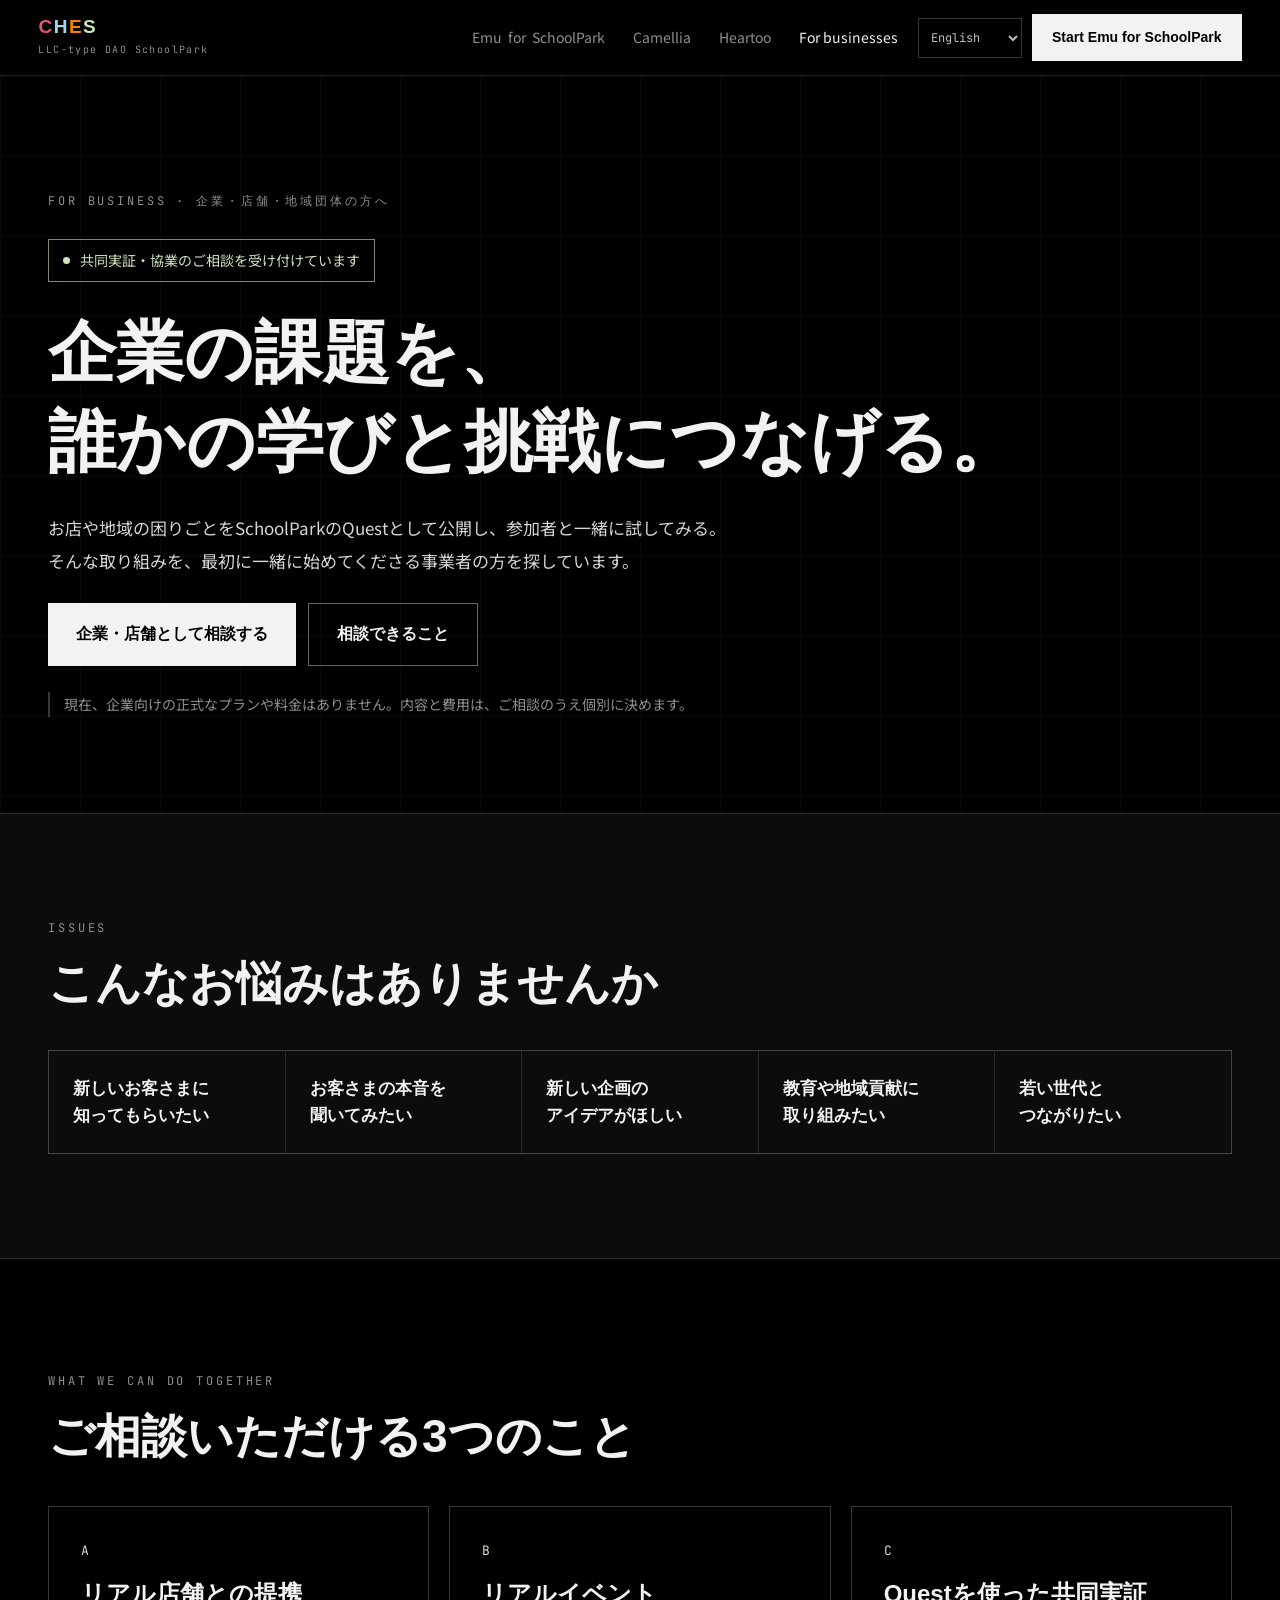
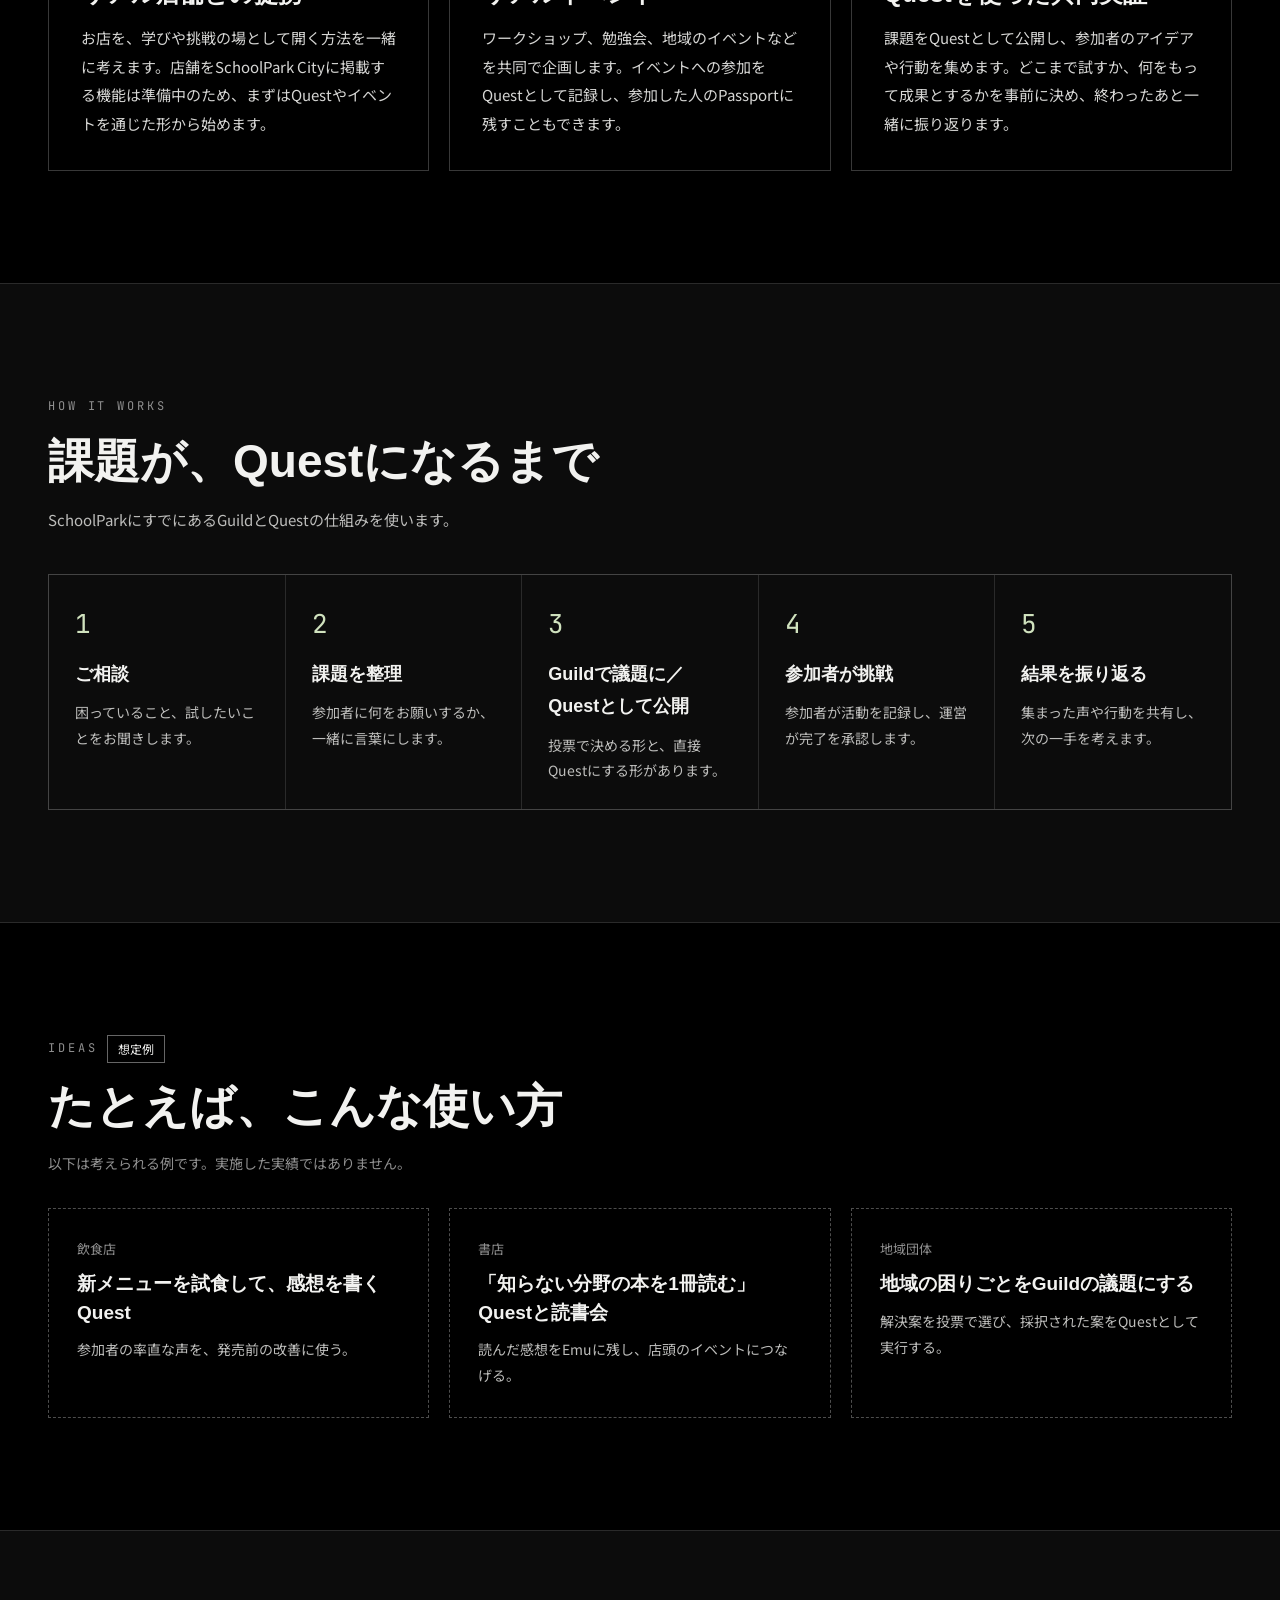
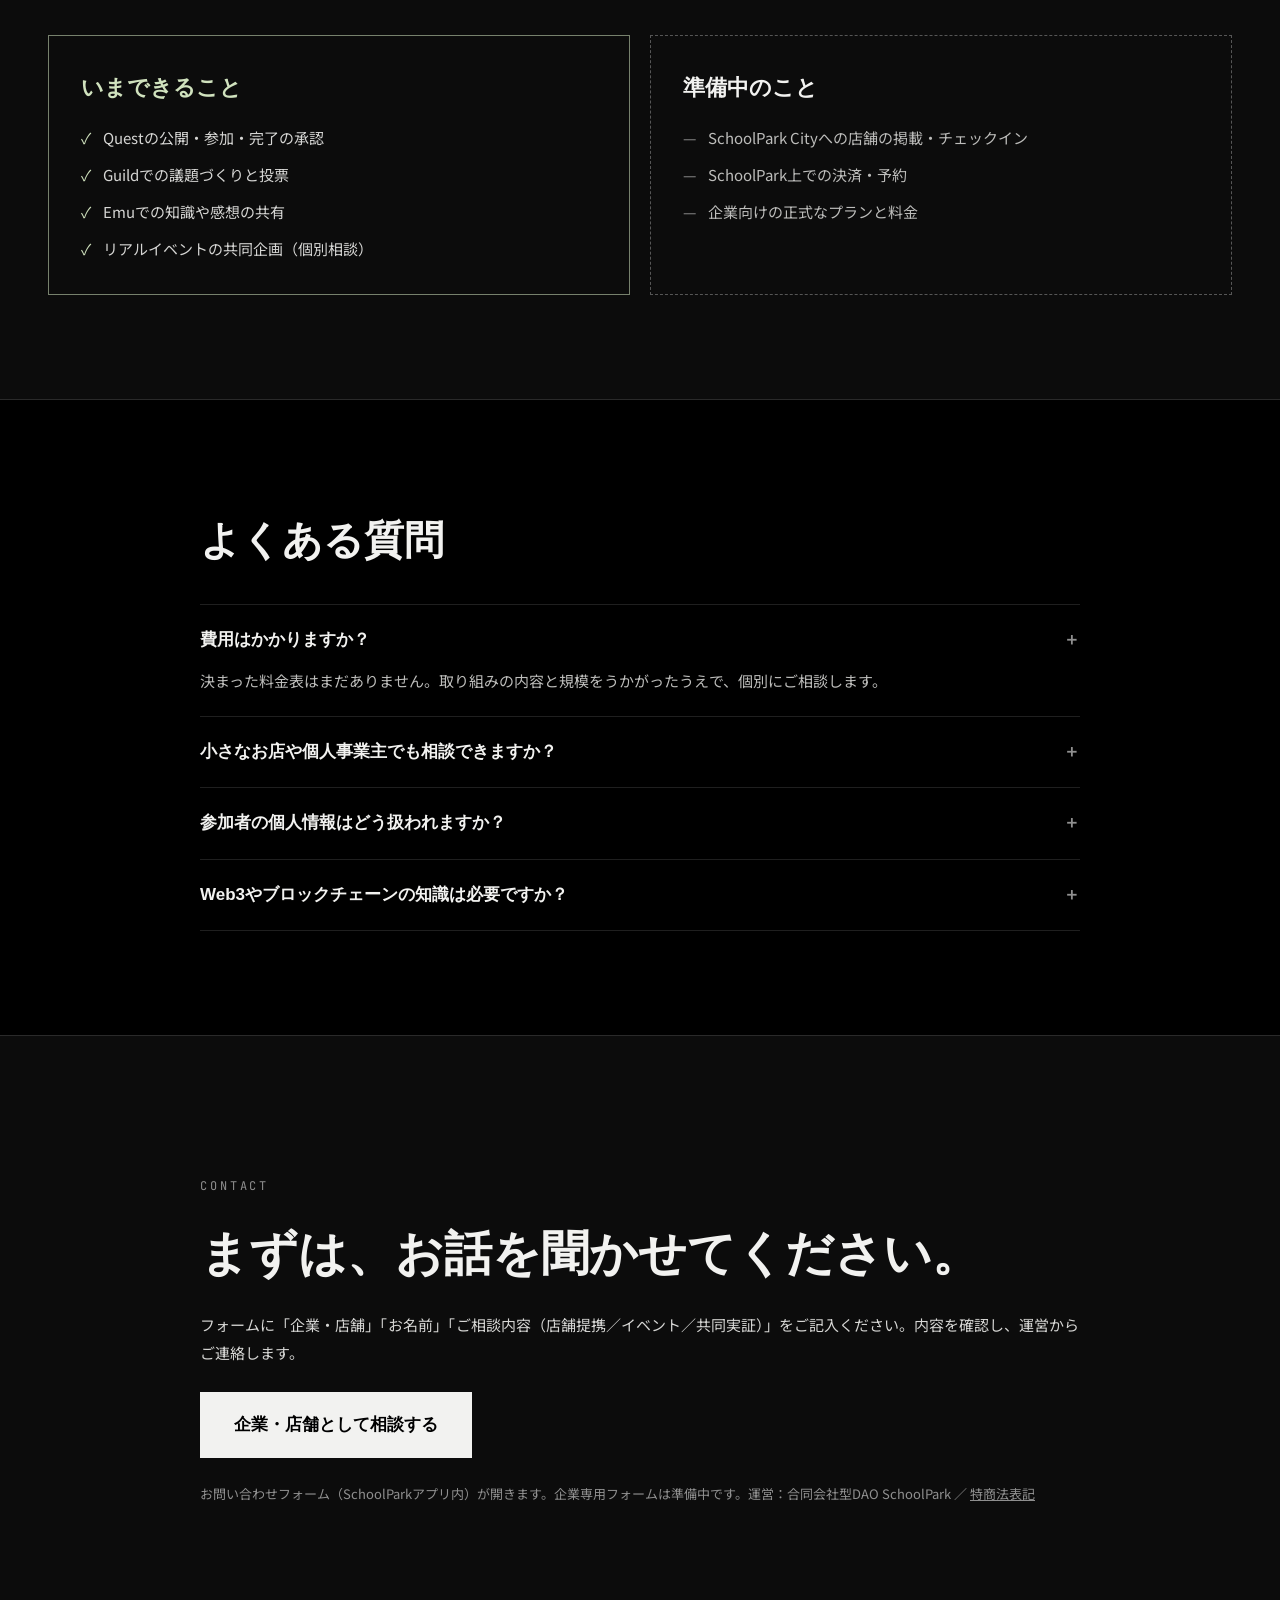
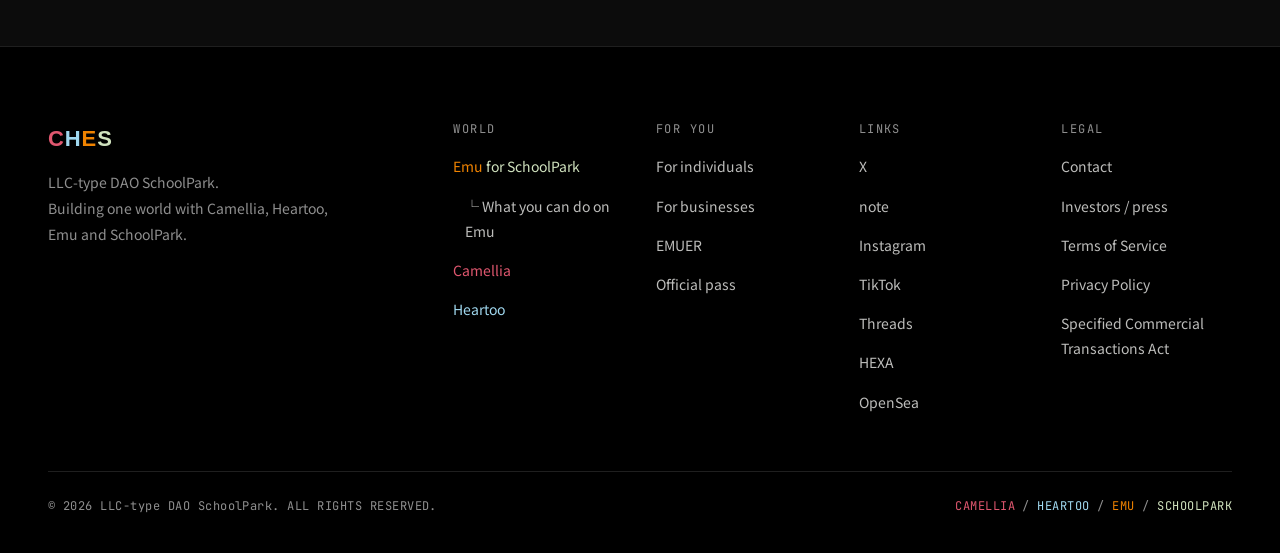
<file: business.html>
<!DOCTYPE html>
<html lang="ja">
<head>
<meta charset="UTF-8">
<meta name="viewport" content="width=device-width, initial-scale=1">
<title>企業・店舗・地域団体の方へ｜SchoolPark</title>
<meta name="description" content="リアル店舗との提携、リアルイベント、Questを使った共同実証について、SchoolParkへご相談いただけます。現在は個別相談の段階で、正式なプラン・料金はありません。">
<link rel="canonical" href="https://school-park-homepage.vercel.app/business.html">
<meta property="og:type" content="website">
<meta property="og:site_name" content="合同会社型DAO SchoolPark">
<meta property="og:locale" content="ja_JP">
<meta property="og:title" content="企業・店舗・地域団体の方へ｜SchoolPark">
<meta property="og:description" content="リアル店舗との提携、リアルイベント、Questを使った共同実証について、SchoolParkへご相談いただけます。現在は個別相談の段階で、正式なプラン・料金はありません。">
<meta property="og:url" content="https://school-park-homepage.vercel.app/business.html">
<meta property="og:image" content="https://school-park-homepage.vercel.app/uploads/bg-schoolpark-1.jpg">
<meta name="twitter:card" content="summary_large_image">
<meta name="theme-color" content="#000000">
<script>window.CHES_TITLE_KEY = "biz.doc.title";</script>
<script src="i18n.js" defer></script>
<script src="i18n-business.js" defer></script>
<link rel="preconnect" href="https://fonts.googleapis.com">
<link rel="preconnect" href="https://fonts.gstatic.com" crossorigin>
<link rel="preload" as="style" href="https://fonts.googleapis.com/css2?family=Zen+Kaku+Gothic+New:wght@700;900&amp;family=JetBrains+Mono:wght@400;500&amp;family=Noto+Sans+JP:wght@400;700&amp;display=swap" onload="this.onload=null;this.rel='stylesheet'">
<noscript><link rel="stylesheet" href="https://fonts.googleapis.com/css2?family=Zen+Kaku+Gothic+New:wght@700;900&amp;family=JetBrains+Mono:wght@400;500&amp;family=Noto+Sans+JP:wght@400;700&amp;display=swap"></noscript>
<link rel="stylesheet" href="site.css">
<style>
*,*::before,*::after{box-sizing:border-box;margin:0;padding:0}
body{background:#000;color:#f2f2f0;font-family:'Noto Sans JP',sans-serif;line-height:1.8;-webkit-font-smoothing:antialiased;overflow-x:hidden}
a{color:inherit}
a:hover{color:#fff}
summary{cursor:pointer;list-style:none}
summary::-webkit-details-marker{display:none}
:focus-visible{outline:2px solid currentColor;outline-offset:3px}
img{max-width:100%}
details>summary:focus-visible{outline-offset:6px}
.hv1:hover,.hv1:focus-visible{opacity:.85 !important}
.hv2:hover,.hv2:focus-visible{background:rgba(255,255,255,.08) !important}
</style>
<script type="application/ld+json">
{
 "@context": "https://schema.org",
 "@type": "FAQPage",
 "mainEntity": [
  {
   "@type": "Question",
   "name": "費用はかかりますか？",
   "acceptedAnswer": {
    "@type": "Answer",
    "text": "決まった料金表はまだありません。取り組みの内容と規模をうかがったうえで、個別にご相談します。"
   }
  },
  {
   "@type": "Question",
   "name": "小さなお店や個人事業主でも相談できますか？",
   "acceptedAnswer": {
    "@type": "Answer",
    "text": "はい。まず小さく試してみる形を想定しています。お気軽にご相談ください。"
   }
  },
  {
   "@type": "Question",
   "name": "参加者の個人情報はどう扱われますか？",
   "acceptedAnswer": {
    "@type": "Answer",
    "text": "事業者の方と共有する情報の範囲は、実施前に取り決めます。取り扱いはプライバシーポリシーに従います。"
   }
  },
  {
   "@type": "Question",
   "name": "Web3やブロックチェーンの知識は必要ですか？",
   "acceptedAnswer": {
    "@type": "Answer",
    "text": "必要ありません。参加者もLINE・Google・メールでログインできます。"
   }
  }
 ]
}
</script>
</head>
<body>
<header class="site-nav">
  <div class="site-nav-in">
    <a class="site-brand" href="index.html">
      <span class="site-mark"><span style="color:#e0576f">C</span><span style="color:#a0d8ef">H</span><span style="color:#f08300">E</span><span style="color:#d0e2be">S</span></span>
      <span class="site-sub" data-i18n="org.name">合同会社型DAO SchoolPark</span>
    </a>
    <nav class="site-links" aria-label="メインメニュー" data-i18n-aria="site.nav.main">
      <span class="site-pair"><a class="site-link" href="Emu.html">Emu</a><span class="site-x">for</span><a class="site-link" href="schoolpark.html">SchoolPark</a></span>
      <a class="site-link" href="Camellia.html">Camellia</a>
      <a class="site-link" href="Heartoo.html">Heartoo</a>
      <a class="site-link is-active" href="business.html" aria-current="page" data-i18n="site.nav.biz">企業・店舗の方へ</a>
    </nav>
    <div class="site-tools">
      <select class="site-lang" data-lang-select aria-label="Language"></select>
      <a class="site-cta" href="https://emu-for-schoolpark.vercel.app/" target="_blank" rel="noopener" data-i18n="site.nav.start">Emu for SchoolParkをはじめる</a>
      <button class="site-burger" type="button" aria-expanded="false" aria-controls="siteMenu" aria-label="メニュー" data-i18n-aria="site.nav.menu"><span class="site-burger-icon" aria-hidden="true">☰</span></button>
    </div>
  </div>
  <nav class="site-menu" id="siteMenu" aria-label="メニュー" data-i18n-aria="site.nav.menu" hidden>
    <a href="schoolpark.html">Emu for SchoolPark</a>
    <a class="site-menu-sub" href="Emu.html" data-i18n="site.nav.emuSub">└ Emuでできること</a>
    <a href="Camellia.html">Camellia</a>
    <a href="Heartoo.html">Heartoo</a>
    <a href="business.html" aria-current="page" data-i18n="site.nav.biz">企業・店舗の方へ</a>
    <a class="site-menu-cta" href="https://emu-for-schoolpark.vercel.app/" target="_blank" rel="noopener" data-i18n="site.nav.start">Emu for SchoolParkをはじめる</a>
  </nav>
</header>
<section style="padding:clamp(64px,9vw,120px) clamp(20px,4vw,48px) clamp(56px,8vw,96px);position:relative;overflow:hidden">
<div style="position:absolute;inset:0;background-image:linear-gradient(rgba(255,255,255,.03) 1px,transparent 1px),linear-gradient(90deg,rgba(255,255,255,.03) 1px,transparent 1px);background-size:80px 80px;pointer-events:none"></div>
<div style="position:relative;max-width:1200px;margin:0 auto;display:flex;flex-direction:column;gap:26px">
<div data-i18n="biz.001" style="font-family:'JetBrains Mono',monospace;font-size:12px;letter-spacing:.24em;color:#8f8f8f">FOR BUSINESS · 企業・店舗・地域団体の方へ</div>
<div data-i18n-html="biz.002" style="align-self:flex-start;display:inline-flex;gap:10px;align-items:center;border:1px solid rgba(208,226,190,.6);padding:8px 14px;font-size:14px;color:#d0e2be"><span style="width:7px;height:7px;border-radius:50%;background:#d0e2be"></span>共同実証・協業のご相談を受け付けています</div>
<h1 data-i18n-html="biz.003" style="font-family:'Zen Kaku Gothic New',sans-serif;font-weight:900;font-size:clamp(34px,5.4vw,68px);line-height:1.3;max-width:980px;text-wrap:balance">企業の課題を、<br>誰かの学びと挑戦につなげる。</h1>
<p data-i18n="biz.004" style="font-size:clamp(15px,1.4vw,17px);color:#d6d6d4;line-height:1.95;max-width:680px;text-wrap:pretty">お店や地域の困りごとをSchoolParkのQuestとして公開し、参加者と一緒に試してみる。そんな取り組みを、最初に一緒に始めてくださる事業者の方を探しています。</p>
<div style="display:flex;flex-wrap:wrap;gap:12px">
<a class="hv1" data-i18n="biz.005" href="https://emu-for-schoolpark.vercel.app/?contact=general" rel="noopener" style="background:#f2f2f0;color:#000;font-family:'Zen Kaku Gothic New',sans-serif;font-weight:700;font-size:16px;padding:16px 28px;text-decoration:none;min-height:52px;display:inline-flex;align-items:center" target="_blank">企業・店舗として相談する</a>
<a class="hv2" data-i18n="biz.006" href="#themes" style="border:1px solid rgba(255,255,255,.4);color:#f2f2f0;font-family:'Zen Kaku Gothic New',sans-serif;font-weight:700;font-size:16px;padding:16px 28px;text-decoration:none;min-height:52px;display:inline-flex;align-items:center">相談できること</a>
</div>
<p data-i18n="biz.007" style="font-size:14px;color:#8f8f8f;max-width:680px;border-left:2px solid rgba(255,255,255,.22);padding-left:14px">現在、企業向けの正式なプランや料金はありません。内容と費用は、ご相談のうえ個別に決めます。</p>
</div>
</section>
<section style="background:#0c0c0c;border-top:1px solid rgba(255,255,255,.12);border-bottom:1px solid rgba(255,255,255,.12);padding:clamp(64px,9vw,104px) clamp(20px,4vw,48px)">
<div style="max-width:1200px;margin:0 auto;display:flex;flex-direction:column;gap:36px">
<div style="display:flex;flex-direction:column;gap:14px">
<div style="font-family:'JetBrains Mono',monospace;font-size:12px;letter-spacing:.24em;color:#8f8f8f">ISSUES</div>
<h2 data-i18n="biz.008" style="font-family:'Zen Kaku Gothic New',sans-serif;font-weight:900;font-size:clamp(28px,3.6vw,46px);line-height:1.3">こんなお悩みはありませんか</h2>
</div>
<div style="display:grid;grid-template-columns:repeat(auto-fit,minmax(min(100%,210px),1fr));gap:1px;background:rgba(255,255,255,.12);border:1px solid rgba(255,255,255,.12)">
<div data-i18n-html="biz.009" style="background:#0c0c0c;padding:24px;font-family:'Zen Kaku Gothic New',sans-serif;font-weight:700;font-size:17px;line-height:1.6">新しいお客さまに<br>知ってもらいたい</div>
<div data-i18n-html="biz.010" style="background:#0c0c0c;padding:24px;font-family:'Zen Kaku Gothic New',sans-serif;font-weight:700;font-size:17px;line-height:1.6">お客さまの本音を<br>聞いてみたい</div>
<div data-i18n-html="biz.011" style="background:#0c0c0c;padding:24px;font-family:'Zen Kaku Gothic New',sans-serif;font-weight:700;font-size:17px;line-height:1.6">新しい企画の<br>アイデアがほしい</div>
<div data-i18n-html="biz.012" style="background:#0c0c0c;padding:24px;font-family:'Zen Kaku Gothic New',sans-serif;font-weight:700;font-size:17px;line-height:1.6">教育や地域貢献に<br>取り組みたい</div>
<div data-i18n-html="biz.013" style="background:#0c0c0c;padding:24px;font-family:'Zen Kaku Gothic New',sans-serif;font-weight:700;font-size:17px;line-height:1.6">若い世代と<br>つながりたい</div>
</div>
</div>
</section>
<section id="themes" style="padding:clamp(64px,9vw,112px) clamp(20px,4vw,48px)">
<div style="max-width:1200px;margin:0 auto;display:flex;flex-direction:column;gap:40px">
<div style="display:flex;flex-direction:column;gap:14px;max-width:760px">
<div style="font-family:'JetBrains Mono',monospace;font-size:12px;letter-spacing:.24em;color:#8f8f8f">WHAT WE CAN DO TOGETHER</div>
<h2 data-i18n="biz.014" style="font-family:'Zen Kaku Gothic New',sans-serif;font-weight:900;font-size:clamp(28px,3.6vw,46px);line-height:1.3">ご相談いただける3つのこと</h2>
</div>
<div style="display:grid;grid-template-columns:repeat(auto-fit,minmax(min(100%,320px),1fr));gap:20px">
<article style="border:1px solid rgba(255,255,255,.22);padding:32px;display:flex;flex-direction:column;gap:14px">
<div style="font-family:'JetBrains Mono',monospace;font-size:13px;color:#d0e2be">A</div>
<h3 data-i18n="biz.015" style="font-family:'Zen Kaku Gothic New',sans-serif;font-weight:900;font-size:24px;line-height:1.4">リアル店舗との提携</h3>
<p data-i18n="biz.016" style="font-size:15px;color:#d6d6d4;line-height:1.9;text-wrap:pretty">お店を、学びや挑戦の場として開く方法を一緒に考えます。店舗をSchoolPark Cityに掲載する機能は準備中のため、まずはQuestやイベントを通じた形から始めます。</p>
</article>
<article style="border:1px solid rgba(255,255,255,.22);padding:32px;display:flex;flex-direction:column;gap:14px">
<div style="font-family:'JetBrains Mono',monospace;font-size:13px;color:#d0e2be">B</div>
<h3 data-i18n="biz.017" style="font-family:'Zen Kaku Gothic New',sans-serif;font-weight:900;font-size:24px;line-height:1.4">リアルイベント</h3>
<p data-i18n="biz.018" style="font-size:15px;color:#d6d6d4;line-height:1.9;text-wrap:pretty">ワークショップ、勉強会、地域のイベントなどを共同で企画します。イベントへの参加をQuestとして記録し、参加した人のPassportに残すこともできます。</p>
</article>
<article style="border:1px solid rgba(255,255,255,.22);padding:32px;display:flex;flex-direction:column;gap:14px">
<div style="font-family:'JetBrains Mono',monospace;font-size:13px;color:#d0e2be">C</div>
<h3 data-i18n="biz.019" style="font-family:'Zen Kaku Gothic New',sans-serif;font-weight:900;font-size:24px;line-height:1.4">Questを使った共同実証</h3>
<p data-i18n="biz.020" style="font-size:15px;color:#d6d6d4;line-height:1.9;text-wrap:pretty">課題をQuestとして公開し、参加者のアイデアや行動を集めます。どこまで試すか、何をもって成果とするかを事前に決め、終わったあと一緒に振り返ります。</p>
</article>
</div>
</div>
</section>
<section style="background:#0c0c0c;border-top:1px solid rgba(255,255,255,.12);border-bottom:1px solid rgba(255,255,255,.12);padding:clamp(64px,9vw,112px) clamp(20px,4vw,48px)">
<div style="max-width:1200px;margin:0 auto;display:flex;flex-direction:column;gap:40px">
<div style="display:flex;flex-direction:column;gap:14px;max-width:760px">
<div style="font-family:'JetBrains Mono',monospace;font-size:12px;letter-spacing:.24em;color:#8f8f8f">HOW IT WORKS</div>
<h2 data-i18n="biz.021" style="font-family:'Zen Kaku Gothic New',sans-serif;font-weight:900;font-size:clamp(28px,3.6vw,46px);line-height:1.3">課題が、Questになるまで</h2>
<p data-i18n="biz.022" style="font-size:15px;color:#bdbdbb;line-height:1.9">SchoolParkにすでにあるGuildとQuestの仕組みを使います。</p>
</div>
<ol style="list-style:none;display:grid;grid-template-columns:repeat(auto-fit,minmax(min(100%,200px),1fr));gap:1px;background:rgba(255,255,255,.12);border:1px solid rgba(255,255,255,.12)">
<li style="background:#0c0c0c;padding:26px;display:flex;flex-direction:column;gap:10px"><span style="font-family:'JetBrains Mono',monospace;font-size:26px;color:#d0e2be">1</span><h3 data-i18n="biz.023" style="font-family:'Zen Kaku Gothic New',sans-serif;font-weight:700;font-size:18px">ご相談</h3><p data-i18n="biz.024" style="font-size:14px;color:#bdbdbb;line-height:1.8">困っていること、試したいことをお聞きします。</p></li>
<li style="background:#0c0c0c;padding:26px;display:flex;flex-direction:column;gap:10px"><span style="font-family:'JetBrains Mono',monospace;font-size:26px;color:#d0e2be">2</span><h3 data-i18n="biz.025" style="font-family:'Zen Kaku Gothic New',sans-serif;font-weight:700;font-size:18px">課題を整理</h3><p data-i18n="biz.026" style="font-size:14px;color:#bdbdbb;line-height:1.8">参加者に何をお願いするか、一緒に言葉にします。</p></li>
<li style="background:#0c0c0c;padding:26px;display:flex;flex-direction:column;gap:10px"><span style="font-family:'JetBrains Mono',monospace;font-size:26px;color:#d0e2be">3</span><h3 data-i18n="biz.027" style="font-family:'Zen Kaku Gothic New',sans-serif;font-weight:700;font-size:18px">Guildで議題に／Questとして公開</h3><p data-i18n="biz.028" style="font-size:14px;color:#bdbdbb;line-height:1.8">投票で決める形と、直接Questにする形があります。</p></li>
<li style="background:#0c0c0c;padding:26px;display:flex;flex-direction:column;gap:10px"><span style="font-family:'JetBrains Mono',monospace;font-size:26px;color:#d0e2be">4</span><h3 data-i18n="biz.029" style="font-family:'Zen Kaku Gothic New',sans-serif;font-weight:700;font-size:18px">参加者が挑戦</h3><p data-i18n="biz.030" style="font-size:14px;color:#bdbdbb;line-height:1.8">参加者が活動を記録し、運営が完了を承認します。</p></li>
<li style="background:#0c0c0c;padding:26px;display:flex;flex-direction:column;gap:10px"><span style="font-family:'JetBrains Mono',monospace;font-size:26px;color:#d0e2be">5</span><h3 data-i18n="biz.031" style="font-family:'Zen Kaku Gothic New',sans-serif;font-weight:700;font-size:18px">結果を振り返る</h3><p data-i18n="biz.032" style="font-size:14px;color:#bdbdbb;line-height:1.8">集まった声や行動を共有し、次の一手を考えます。</p></li>
</ol>
</div>
</section>
<section style="padding:clamp(64px,9vw,112px) clamp(20px,4vw,48px)">
<div style="max-width:1200px;margin:0 auto;display:flex;flex-direction:column;gap:32px">
<div style="display:flex;flex-direction:column;gap:14px;max-width:760px">
<div style="display:flex;gap:10px;align-items:center;flex-wrap:wrap"><span style="font-family:'JetBrains Mono',monospace;font-size:12px;letter-spacing:.24em;color:#8f8f8f">IDEAS</span><span data-i18n="biz.033" style="font-size:12px;border:1px solid rgba(255,255,255,.4);padding:2px 10px">想定例</span></div>
<h2 data-i18n="biz.034" style="font-family:'Zen Kaku Gothic New',sans-serif;font-weight:900;font-size:clamp(28px,3.6vw,46px);line-height:1.3">たとえば、こんな使い方</h2>
<p data-i18n="biz.035" style="font-size:14px;color:#8f8f8f">以下は考えられる例です。実施した実績ではありません。</p>
</div>
<div style="display:grid;grid-template-columns:repeat(auto-fit,minmax(min(100%,320px),1fr));gap:20px">
<div style="border:1px dashed rgba(255,255,255,.3);padding:28px;display:flex;flex-direction:column;gap:10px"><div data-i18n="biz.036" style="font-size:13px;color:#8f8f8f">飲食店</div><h3 data-i18n="biz.037" style="font-family:'Zen Kaku Gothic New',sans-serif;font-weight:700;font-size:19px;line-height:1.5">新メニューを試食して、感想を書くQuest</h3><p data-i18n="biz.038" style="font-size:14px;color:#bdbdbb;line-height:1.85">参加者の率直な声を、発売前の改善に使う。</p></div>
<div style="border:1px dashed rgba(255,255,255,.3);padding:28px;display:flex;flex-direction:column;gap:10px"><div data-i18n="biz.039" style="font-size:13px;color:#8f8f8f">書店</div><h3 data-i18n="biz.040" style="font-family:'Zen Kaku Gothic New',sans-serif;font-weight:700;font-size:19px;line-height:1.5">「知らない分野の本を1冊読む」Questと読書会</h3><p data-i18n="biz.041" style="font-size:14px;color:#bdbdbb;line-height:1.85">読んだ感想をEmuに残し、店頭のイベントにつなげる。</p></div>
<div style="border:1px dashed rgba(255,255,255,.3);padding:28px;display:flex;flex-direction:column;gap:10px"><div data-i18n="biz.042" style="font-size:13px;color:#8f8f8f">地域団体</div><h3 data-i18n="biz.043" style="font-family:'Zen Kaku Gothic New',sans-serif;font-weight:700;font-size:19px;line-height:1.5">地域の困りごとをGuildの議題にする</h3><p data-i18n="biz.044" style="font-size:14px;color:#bdbdbb;line-height:1.85">解決案を投票で選び、採択された案をQuestとして実行する。</p></div>
</div>
</div>
</section>
<section style="background:#0c0c0c;border-top:1px solid rgba(255,255,255,.12);border-bottom:1px solid rgba(255,255,255,.12);padding:clamp(64px,9vw,104px) clamp(20px,4vw,48px)">
<div style="max-width:1200px;margin:0 auto;display:grid;grid-template-columns:repeat(auto-fit,minmax(min(100%,420px),1fr));gap:20px">
<div style="border:1px solid rgba(208,226,190,.55);padding:32px;display:flex;flex-direction:column;gap:16px">
<h3 data-i18n="biz.045" style="font-family:'Zen Kaku Gothic New',sans-serif;font-weight:900;font-size:22px;color:#d0e2be">いまできること</h3>
<ul style="list-style:none;display:flex;flex-direction:column;gap:10px;font-size:15px;color:#d6d6d4">
<li style="display:flex;gap:12px"><span style="color:#d0e2be;flex:none">✓</span><span data-i18n="biz.046">Questの公開・参加・完了の承認</span></li>
<li style="display:flex;gap:12px"><span style="color:#d0e2be;flex:none">✓</span><span data-i18n="biz.047">Guildでの議題づくりと投票</span></li>
<li style="display:flex;gap:12px"><span style="color:#d0e2be;flex:none">✓</span><span data-i18n="biz.048">Emuでの知識や感想の共有</span></li>
<li style="display:flex;gap:12px"><span style="color:#d0e2be;flex:none">✓</span><span data-i18n="biz.049">リアルイベントの共同企画（個別相談）</span></li>
</ul>
</div>
<div style="border:1px dashed rgba(255,255,255,.3);padding:32px;display:flex;flex-direction:column;gap:16px">
<h3 data-i18n="biz.050" style="font-family:'Zen Kaku Gothic New',sans-serif;font-weight:900;font-size:22px">準備中のこと</h3>
<ul style="list-style:none;display:flex;flex-direction:column;gap:10px;font-size:15px;color:#bdbdbb">
<li style="display:flex;gap:12px"><span style="color:#8f8f8f;flex:none">—</span><span data-i18n="biz.051">SchoolPark Cityへの店舗の掲載・チェックイン</span></li>
<li style="display:flex;gap:12px"><span style="color:#8f8f8f;flex:none">—</span><span data-i18n="biz.052">SchoolPark上での決済・予約</span></li>
<li style="display:flex;gap:12px"><span style="color:#8f8f8f;flex:none">—</span><span data-i18n="biz.053">企業向けの正式なプランと料金</span></li>
</ul>
</div>
</div>
</section>
<section id="faq" style="padding:clamp(64px,9vw,104px) clamp(20px,4vw,48px)">
<div style="max-width:880px;margin:0 auto;display:flex;flex-direction:column;gap:28px">
<h2 data-i18n="biz.054" style="font-family:'Zen Kaku Gothic New',sans-serif;font-weight:900;font-size:clamp(26px,3.2vw,40px)">よくある質問</h2>
<div style="display:flex;flex-direction:column;border-top:1px solid rgba(255,255,255,.12)">
<details open="" style="border-bottom:1px solid rgba(255,255,255,.12);padding:20px 0"><summary style="font-family:'Zen Kaku Gothic New',sans-serif;font-weight:700;font-size:17px;display:flex;justify-content:space-between;gap:16px"><span data-i18n="biz.055">費用はかかりますか？</span><span data-i18n="biz.056" style="color:#8f8f8f">＋</span></summary><p data-i18n="biz.057" style="font-size:15px;color:#bdbdbb;line-height:1.9;margin-top:12px">決まった料金表はまだありません。取り組みの内容と規模をうかがったうえで、個別にご相談します。</p></details>
<details style="border-bottom:1px solid rgba(255,255,255,.12);padding:20px 0"><summary style="font-family:'Zen Kaku Gothic New',sans-serif;font-weight:700;font-size:17px;display:flex;justify-content:space-between;gap:16px"><span data-i18n="biz.058">小さなお店や個人事業主でも相談できますか？</span><span data-i18n="biz.056" style="color:#8f8f8f">＋</span></summary><p data-i18n="biz.059" style="font-size:15px;color:#bdbdbb;line-height:1.9;margin-top:12px">はい。まず小さく試してみる形を想定しています。お気軽にご相談ください。</p></details>
<details style="border-bottom:1px solid rgba(255,255,255,.12);padding:20px 0"><summary style="font-family:'Zen Kaku Gothic New',sans-serif;font-weight:700;font-size:17px;display:flex;justify-content:space-between;gap:16px"><span data-i18n="biz.060">参加者の個人情報はどう扱われますか？</span><span data-i18n="biz.056" style="color:#8f8f8f">＋</span></summary><p data-i18n-html="biz.061" style="font-size:15px;color:#bdbdbb;line-height:1.9;margin-top:12px">事業者の方と共有する情報の範囲は、実施前に取り決めます。取り扱いは<a href="privacy.html">プライバシーポリシー</a>に従います。</p></details>
<details style="border-bottom:1px solid rgba(255,255,255,.12);padding:20px 0"><summary style="font-family:'Zen Kaku Gothic New',sans-serif;font-weight:700;font-size:17px;display:flex;justify-content:space-between;gap:16px"><span data-i18n="biz.062">Web3やブロックチェーンの知識は必要ですか？</span><span data-i18n="biz.056" style="color:#8f8f8f">＋</span></summary><p data-i18n="biz.063" style="font-size:15px;color:#bdbdbb;line-height:1.9;margin-top:12px">必要ありません。参加者もLINE・Google・メールでログインできます。</p></details>
</div>
</div>
</section>
<section id="contact" style="padding:clamp(80px,11vw,140px) clamp(20px,4vw,48px);border-top:1px solid rgba(255,255,255,.12);background:#0c0c0c">
<div style="max-width:880px;margin:0 auto;display:flex;flex-direction:column;gap:24px;align-items:flex-start">
<div style="font-family:'JetBrains Mono',monospace;font-size:12px;letter-spacing:.24em;color:#8f8f8f">CONTACT</div>
<h2 data-i18n="biz.064" style="font-family:'Zen Kaku Gothic New',sans-serif;font-weight:900;font-size:clamp(28px,4vw,48px);line-height:1.35">まずは、お話を聞かせてください。</h2>
<p data-i18n="biz.065" style="font-size:15px;color:#d6d6d4;line-height:1.9;text-wrap:pretty">フォームに「企業・店舗」「お名前」「ご相談内容（店舗提携／イベント／共同実証）」をご記入ください。内容を確認し、運営からご連絡します。</p>
<a class="hv1" data-i18n="biz.005" href="https://emu-for-schoolpark.vercel.app/?contact=general" rel="noopener" style="background:#f2f2f0;color:#000;font-family:'Zen Kaku Gothic New',sans-serif;font-weight:700;font-size:17px;padding:18px 34px;text-decoration:none;min-height:56px;display:inline-flex;align-items:center" target="_blank">企業・店舗として相談する</a>
<p data-i18n-html="biz.066" style="font-size:13px;color:#8f8f8f">お問い合わせフォーム（SchoolParkアプリ内）が開きます。企業専用フォームは準備中です。運営：合同会社型DAO SchoolPark ／ <a href="legal/tokusho.html">特商法表記</a></p>
</div>
</section>
<footer class="site-footer" style="border-top:1px solid rgba(255,255,255,.12);background:#000;color:#f2f2f0;font-family:'Noto Sans JP',sans-serif;padding:72px clamp(20px,4vw,48px) 36px">
<div style="max-width:1200px;margin:0 auto;display:flex;flex-direction:column;gap:56px">
<div style="display:grid;grid-template-columns:repeat(auto-fit,minmax(min(100%,170px),1fr));gap:40px 32px">
<div style="display:flex;flex-direction:column;gap:12px;grid-column:span 2;min-width:0">
<div style="font-family:'Zen Kaku Gothic New',sans-serif;font-weight:900;font-size:22px;letter-spacing:.04em"><span style="color:#e0576f">C</span><span style="color:#a0d8ef">H</span><span style="color:#f08300">E</span><span style="color:#d0e2be">S</span></div>
<p data-i18n-html="site.f.001" style="font-size:14px;color:#8f8f8f;line-height:1.85;max-width:300px">合同会社型DAO SchoolPark。<br>Camellia・Heartoo・Emu・SchoolParkを展開して世界を創る。</p>
</div>
<div style="display:flex;flex-direction:column;gap:14px">
<div style="font-family:'JetBrains Mono',monospace;font-size:12px;letter-spacing:.12em;color:#8f8f8f">WORLD</div>
<a href="schoolpark.html" style="font-size:14px;color:#d0e2be;text-decoration:none"><span style="color:#f08300">Emu</span> for SchoolPark</a>
<a data-i18n="site.f.002" href="Emu.html" style="font-size:14px;color:#bdbdbb;text-decoration:none;padding-left:12px">└ Emuでできること</a>
<a href="Camellia.html" style="font-size:14px;color:#e0576f;text-decoration:none">Camellia</a>
<a href="Heartoo.html" style="font-size:14px;color:#a0d8ef;text-decoration:none">Heartoo</a>
</div>
<div style="display:flex;flex-direction:column;gap:14px">
<div style="font-family:'JetBrains Mono',monospace;font-size:12px;letter-spacing:.12em;color:#8f8f8f">FOR YOU</div>
<a data-i18n="site.f.003" href="schoolpark.html" style="font-size:14px;color:#bdbdbb;text-decoration:none">個人の方</a>
<a data-i18n="site.f.004" href="business.html" style="font-size:14px;color:#bdbdbb;text-decoration:none">企業・店舗の方</a>
<a href="index.html#emuer" style="font-size:14px;color:#bdbdbb;text-decoration:none">EMUER</a>
<a data-i18n="site.f.005" href="index.html#pass" style="font-size:14px;color:#bdbdbb;text-decoration:none">公式パス</a>
</div>
<div style="display:flex;flex-direction:column;gap:14px">
<div style="font-family:'JetBrains Mono',monospace;font-size:12px;letter-spacing:.12em;color:#8f8f8f">LINKS</div>
<a href="https://x.com/DAO_SchoolPark" rel="noopener" style="font-size:14px;color:#bdbdbb;text-decoration:none" target="_blank">X</a>
<a href="https://note.com/paberuuu11" rel="noopener" style="font-size:14px;color:#bdbdbb;text-decoration:none" target="_blank">note</a>
<a href="https://www.instagram.com/schoolpark_" rel="noopener" style="font-size:14px;color:#bdbdbb;text-decoration:none" target="_blank">Instagram</a>
<a href="https://www.tiktok.com/@schoolpark11" rel="noopener" style="font-size:14px;color:#bdbdbb;text-decoration:none" target="_blank">TikTok</a>
<a href="https://www.threads.com/@schoolpark_?hl=ja" rel="noopener" style="font-size:14px;color:#bdbdbb;text-decoration:none" target="_blank">Threads</a>
<a href="https://nft.hexanft.com/users/N2IgWc7ul2vOsQ" rel="noopener" style="font-size:14px;color:#bdbdbb;text-decoration:none" target="_blank">HEXA</a>
<a href="https://opensea.io/collection/school-parkemuoffisialnft" rel="noopener" style="font-size:14px;color:#bdbdbb;text-decoration:none" target="_blank">OpenSea</a>
</div>
<div style="display:flex;flex-direction:column;gap:14px">
<div style="font-family:'JetBrains Mono',monospace;font-size:12px;letter-spacing:.12em;color:#8f8f8f">LEGAL</div>
<a data-i18n="site.f.006" href="https://emu-for-schoolpark.vercel.app/?contact=general" rel="noopener" style="font-size:14px;color:#bdbdbb;text-decoration:none" target="_blank">問い合わせ</a>
<a data-i18n="site.f.007" href="https://emu-for-schoolpark.vercel.app/?contact=investor" rel="noopener" style="font-size:14px;color:#bdbdbb;text-decoration:none" target="_blank">投資家/取材</a>
<a data-i18n="site.f.008" href="terms.html" style="font-size:14px;color:#bdbdbb;text-decoration:none">利用規約</a>
<a data-i18n="site.f.009" href="privacy.html" style="font-size:14px;color:#bdbdbb;text-decoration:none">プライバシーポリシー</a>
<a data-i18n="site.f.010" href="legal/tokusho.html" style="font-size:14px;color:#bdbdbb;text-decoration:none">特商法表記</a>
</div>
</div>
<div style="display:flex;justify-content:space-between;flex-wrap:wrap;gap:12px;padding-top:24px;border-top:1px solid rgba(255,255,255,.12);font-family:'JetBrains Mono',monospace;font-size:12px;color:#8f8f8f;letter-spacing:.04em">
<span data-i18n="site.f.011">© 2026 合同会社型DAO SchoolPark. ALL RIGHTS RESERVED.</span>
<span><span style="color:#e0576f">CAMELLIA</span> / <span style="color:#a0d8ef">HEARTOO</span> / <span style="color:#f08300">EMU</span> / <span style="color:#d0e2be">SCHOOLPARK</span></span>
</div>
</div>
</footer>
<script src="site.js" defer></script>
</body>
</html>
</file>
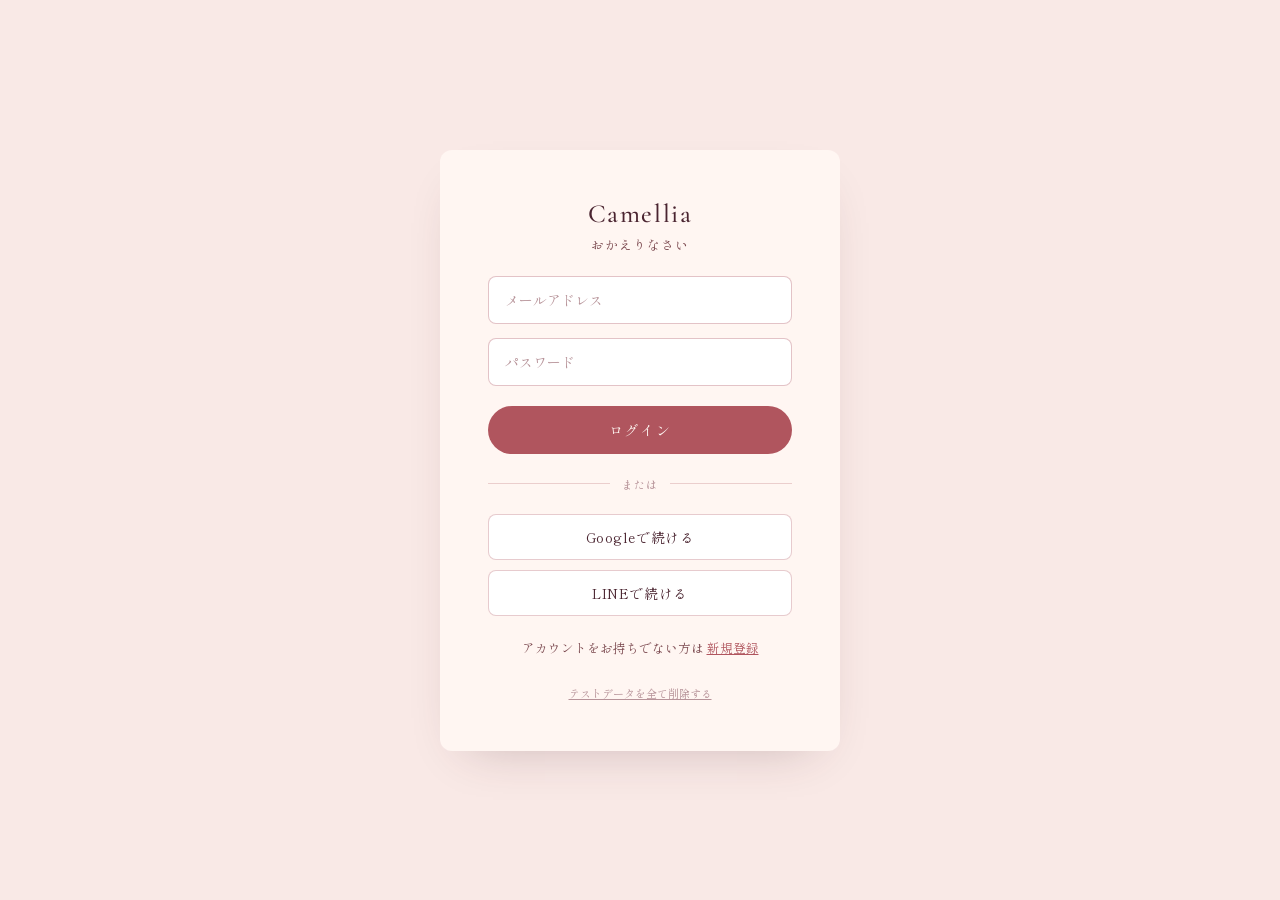
<file: Camellia App.html>
<!DOCTYPE html>
<html lang="ja">
<head>
<meta charset="UTF-8">
<meta name="viewport" content="width=device-width, initial-scale=1.0">
<title>Camellia</title>
<link rel="preconnect" href="https://fonts.googleapis.com">
<link rel="preconnect" href="https://fonts.gstatic.com" crossorigin>
<link href="https://fonts.googleapis.com/css2?family=Cormorant+Garamond:ital,wght@0,400;0,500;0,600;1,400;1,500&family=Shippori+Mincho:wght@400;500;600;700&display=swap" rel="stylesheet">
<style>
*,*::before,*::after{box-sizing:border-box}
body{margin:0;background:#F9E9E6;font-family:'Shippori Mincho','Hiragino Mincho ProN',serif;color:#4A2430;-webkit-font-smoothing:antialiased;text-rendering:optimizeLegibility;}
a{color:#B0555E}
a:hover{color:#4A2430}
input::placeholder{color:#B79399}
input,select,textarea,button{font-family:inherit}
.serif-en{font-family:'Cormorant Garamond',serif}
.card{background:#FFF6F2;border-radius:12px;box-shadow:0 20px 50px -28px rgba(74,36,48,0.3);}
.btn-primary{font-family:inherit;background:#B0555E;color:#FFF6F2;border:none;font-size:14px;letter-spacing:0.12em;padding:14px;border-radius:999px;cursor:pointer;transition:background .3s ease;}
.btn-primary:hover{background:#93444C;}
.btn-sns{font-family:inherit;display:flex;align-items:center;justify-content:center;gap:10px;background:#FFFFFF;color:#4A2430;border:1px solid rgba(176,85,94,0.3);font-size:13.5px;letter-spacing:0.04em;padding:12px;border-radius:8px;cursor:pointer;}
.btn-sns:hover{background:#FFF0EE;}
.btn-ghost-pill{font-family:inherit;background:transparent;border:1px solid rgba(176,85,94,0.4);color:#7C4A50;font-size:13px;padding:12px;border-radius:999px;cursor:pointer;}
.btn-ghost-pill:hover{background:rgba(176,85,94,0.08);}
.field{font-family:inherit;font-size:14px;padding:13px 16px;border-radius:8px;border:1px solid rgba(176,85,94,0.35);background:#FFFFFF;color:#4A2430;width:100%;}
.err-box{background:#FBE4E4;color:#93444C;font-size:12.5px;padding:10px 14px;border-radius:6px;letter-spacing:0.02em;}
.overlay{position:fixed;inset:0;background:rgba(74,36,48,0.45);display:flex;align-items:center;justify-content:center;padding:20px;box-sizing:border-box;z-index:50;}
.toast{position:absolute;top:-14px;left:50%;transform:translateX(-50%);background:#4A2430;color:#FFF6F2;font-size:11.5px;letter-spacing:0.04em;padding:6px 14px;border-radius:999px;white-space:nowrap;box-shadow:0 8px 18px -8px rgba(74,36,48,0.5);z-index:2;}
</style>
</head>
<body>
<div id="app"></div>
<script>
(function(){
'use strict';

var FLOWER_SPECIES = [
  { id: 'gerbera', name: 'ガーベラ', desc: '明るく元気な印象', color: '#E8927C', accent: '#C46B54', plus: false },
  { id: 'carnation', name: 'カーネーション', desc: 'やさしく上品な印象', color: '#D98B93', accent: '#B0555E', plus: false },
  { id: 'marigold', name: 'マリーゴールド', desc: '温かみのある黄金色', color: '#D9A94C', accent: '#B0873A', plus: false },
  { id: 'sunflower', name: 'ひまわり', desc: '力強く前向きな印象', color: '#E0B93F', accent: '#B8912A', plus: true },
  { id: 'rose', name: 'バラ', desc: '気品ある深紅', color: '#8B2E3A', accent: '#5E1E28', plus: true }
];
var STAGE_LABELS = ['種', '芽', '葉', '花が咲いた'];
var STAGE_EMOJI = ['🌰', '🌱', '🪴', '🌸'];

var CATEGORY_DEFS = [
  { id: 'beauty', num: '1', title: '美・セルフケア', desc: 'スキンケア・コスメ・髪・見た目の自分らしさ',
    items: [
      { id: 'b1', title: '自分に合うスキンケアの選び方', teaser: '肌質を知ることから始める', body: '肌は季節や体調で日々変わります。今日の自分の肌に触れて、乾燥や揺らぎに気づくことから、スキンケアは始まります。高価なものより、続けられるものを選びましょう。' },
      { id: 'b2', title: '崩れない・楽になるベースメイクのコツ', teaser: '薄づきでも心地よく', body: '忙しい朝でも、少しの工夫で肌は心地よく見せられます。厚塗りより、素肌を活かす薄づきのケアが、長時間の快適さにつながります。' },
      { id: 'b3', title: '髪と地肌をいたわる週末ケア', teaser: '週に一度のご褒美時間', body: '髪は毎日酷使されています。週末の10分、地肌をやさしくマッサージするだけで、翌週の自分がすこし軽くなります。' }
    ] },
  { id: 'body', num: '2', title: 'からだ・健康', desc: '体調・生理／PMS・睡眠・運動・フェムケア',
    items: [
      { id: 'bd1', title: '生理周期と上手につきあう', teaser: '自分のリズムを知る', body: '生理周期を記録すると、体調の波が「見える化」されます。がんばりすぎる日と、休んでいい日を、自分で選べるようになります。' },
      { id: 'bd2', title: 'PMSのサインを知る', teaser: '不調は気のせいじゃない', body: 'イライラや眠気は、あなたの意志が弱いからではありません。ホルモンの変化として理解するだけで、少し自分にやさしくなれます。' },
      { id: 'bd3', title: '眠りの質を上げる夜の習慣', teaser: '寝る前30分の過ごし方', body: '画面を置いて、深呼吸を3回。眠る前の小さな儀式が、翌朝の目覚めを変えていきます。' }
    ] },
  { id: 'mind', num: '3', title: 'こころ・メンタル', desc: '気持ちの浮き沈み・自己肯定感・ストレス',
    items: [
      { id: 'm1', title: '気分の波を書き出してみる', teaser: 'ジャーナリングの第一歩', body: '頭の中だけで抱えていると、感情は膨らみます。紙に書き出すだけで、気持ちと少し距離を置いて眺められるようになります。' },
      { id: 'm2', title: '小さな自己肯定感の育て方', teaser: '「できたこと」に目を向ける', body: '大きな成果でなくていい。今日できた小さなことを3つ、声に出してみましょう。自己肯定感は、積み重ねでゆっくり育ちます。' },
      { id: 'm3', title: 'ストレスと距離を置く呼吸法', teaser: '1分でできるリセット', body: '4秒吸って、7秒止めて、8秒かけて吐く。たった1分の呼吸で、張りつめた気持ちがゆるみます。' }
    ] },
  { id: 'intimacy', num: '4', title: '性・ウェルネス', desc: '体と性の知識・パートナーとの関係・境界線',
    items: [
      { id: 'i1', title: 'からだと性について知っておきたいこと', teaser: '正しい知識は自分を守る', body: '自分のからだのことを知るのは、恥ずかしいことではありません。正しい知識が、あなた自身を守る力になります。' },
      { id: 'i2', title: 'パートナーと心地よい関係を築く', teaser: '対話を大切にする', body: '言わなくてもわかってもらえる、は思い込みかもしれません。心地よさは、小さな対話の積み重ねでつくられます。' },
      { id: 'i3', title: '自分の境界線を大切にする', teaser: 'NOと言っていい', body: '嫌なことに「NO」と言うのは、わがままではありません。境界線を持つことは、自分と相手、両方を大切にすることです。' }
    ] },
  { id: 'growth', num: '5', title: '学び・お金', desc: 'キャリア・収入・副業・お金の知識・将来設計',
    items: [
      { id: 'g1', title: 'キャリアの棚卸しをしてみる', teaser: 'できることを書き出す', body: 'これまでの経験を振り返ると、意外な強みが見つかります。転職や副業を考える前に、まず自分の棚卸しから。' },
      { id: 'g2', title: '収入の柱を増やすという選択肢', teaser: '一つに頼らない安心感', body: '会社員としての収入だけでなく、小さな副収入があるだけで、心の余裕が変わります。無理のない範囲から始めてみましょう。' },
      { id: 'g3', title: '将来のためのお金の基本', teaser: '難しく考えすぎない', body: '貯蓄・保険・投資、すべてを一気に理解しなくて大丈夫。まずは毎月の収支を把握することから始めましょう。' }
    ] },
  { id: 'community', num: '6', title: 'つながり・回復', desc: '安心して話せる仲間・つらい経験からの回復',
    items: [
      { id: 'c1', title: '安心して話せる仲間を見つける', teaser: '比べない場所へ', body: '同じ想いを持つ人と話すだけで、気持ちは軽くなります。ここでは、誰かと比べる必要はありません。' },
      { id: 'c2', title: 'つらい経験と向き合う小さな一歩', teaser: '無理をしないペースで', body: '傷ついた経験は、なかったことにしなくていい。自分のペースで、少しずつ向き合っていきましょう。' },
      { id: 'c3', title: '頼ることは弱さじゃない', teaser: '一人で抱え込まなくていい', body: '誰かに頼ることは、弱さの証ではありません。助けを求められることも、ひとつの強さです。' }
    ] }
];

function todayStr() { return new Date().toISOString().slice(0, 10); }
function computeStreak(dates) {
  var streak = 0, cursor = new Date();
  for (;;) {
    var dStr = cursor.toISOString().slice(0, 10);
    if (dates.indexOf(dStr) !== -1) { streak++; cursor.setDate(cursor.getDate() - 1); }
    else break;
  }
  return streak;
}
function esc(s) { return String(s == null ? '' : s).replace(/&/g,'&amp;').replace(/</g,'&lt;').replace(/>/g,'&gt;').replace(/"/g,'&quot;'); }

var defaultGarden = { slots: [null, null, null], purchased: false, loginDates: [], contentDates: [], giftedHistory: [] };
var state = {
  screen: 'login',
  user: null,
  selectedInterests: [],
  loginError: '', registerError: '',
  activeCategoryId: null, activeItemId: null,
  gardenView: 'plant',
  garden: JSON.parse(JSON.stringify(defaultGarden)),
  plantingModal: null,
  renamingIndex: null,
  actionToast: null,
  plusModalOpen: false,
  _pendingNickname: '',
  _pendingRename: null
};

function loadState() {
  try {
    var rawUser = localStorage.getItem('camellia_user');
    if (rawUser) { state.user = JSON.parse(rawUser); state.screen = 'home'; }
  } catch (e) {}
  try {
    var rawGarden = localStorage.getItem('camellia_garden');
    if (rawGarden) {
      var parsed = JSON.parse(rawGarden);
      var validIds = FLOWER_SPECIES.map(function(sp){ return sp.id; });
      var slots = (parsed.slots || [null,null,null]).map(function(seed){
        if (!seed) return null;
        var stage = typeof seed.stage === 'number' ? seed.stage : 0;
        var speciesId = validIds.indexOf(seed.speciesId) !== -1 ? seed.speciesId : FLOWER_SPECIES[0].id;
        return Object.assign({}, seed, { stage: stage, speciesId: speciesId });
      });
      state.garden = {
        slots: slots,
        purchased: !!parsed.purchased,
        loginDates: parsed.loginDates || [],
        contentDates: parsed.contentDates || [],
        giftedHistory: parsed.giftedHistory || []
      };
    }
  } catch (e) {}
}

function saveGarden(garden) {
  state.garden = garden;
  try { localStorage.setItem('camellia_garden', JSON.stringify(garden)); } catch (e) {}
}
function saveUser(user) {
  state.user = user;
  try { localStorage.setItem('camellia_user', JSON.stringify(user)); } catch (e) {}
}

function advanceGrowth(garden) {
  var loginStreak = computeStreak(garden.loginDates);
  var totalLoginDays = garden.loginDates.length;
  var hasContent = garden.contentDates.length > 0;
  var slots = garden.slots.map(function(seed) {
    if (!seed || seed.stage >= 3) return seed;
    var stage = seed.stage;
    if (stage === 0 && loginStreak >= 2 && hasContent) stage = 1;
    if (stage === 1 && totalLoginDays >= 7 && hasContent) stage = 2;
    if (stage === 2 && loginStreak >= 3 && hasContent) stage = 3;
    return stage !== seed.stage ? Object.assign({}, seed, { stage: stage }) : seed;
  });
  return Object.assign({}, garden, { slots: slots });
}
function recordLogin() {
  var today = todayStr();
  if (state.garden.loginDates.indexOf(today) !== -1) return;
  saveGarden(advanceGrowth(Object.assign({}, state.garden, { loginDates: state.garden.loginDates.concat([today]) })));
}
function recordContentActivity() {
  var today = todayStr();
  var contentDates = state.garden.contentDates.indexOf(today) !== -1 ? state.garden.contentDates : state.garden.contentDates.concat([today]);
  saveGarden(advanceGrowth(Object.assign({}, state.garden, { contentDates: contentDates })));
}

// ══════════════════════════
// ACTIONS (exposed on window.App for inline onclick handlers)
// ══════════════════════════
var App = {};

App.goLogin = function(e) { if (e) e.preventDefault(); state.loginError=''; state.registerError=''; state.screen='login'; render(); };
App.goRegister = function(e) { if (e) e.preventDefault(); state.loginError=''; state.registerError=''; state.screen='register'; render(); };

App.submitLogin = function(e) {
  e.preventDefault();
  try {
    var raw = localStorage.getItem('camellia_user');
    if (!raw) { state.loginError = 'アカウントが見つかりません。新規登録してください。'; render(); return; }
    state.user = JSON.parse(raw);
    state.loginError = '';
    state.screen = 'home';
    render();
    recordLogin();
  } catch (err) {
    state.loginError = 'アカウントが見つかりません。新規登録してください。';
    render();
  }
};

App.submitRegister = function(e) {
  e.preventDefault();
  var pw = document.getElementById('reg-password').value;
  var cpw = document.getElementById('reg-confirm').value;
  var email = document.getElementById('reg-email').value;
  if (!pw) { state.registerError = 'パスワードを入力してください。'; render(); return; }
  if (pw !== cpw) { state.registerError = 'パスワードが一致しません。'; render(); return; }
  state._pendingEmail = email;
  state._pendingNickname = '';
  state.selectedInterests = [];
  state.registerError = '';
  state.screen = 'onboarding';
  render();
};

App.snsLogin = function(provider) {
  try {
    var raw = localStorage.getItem('camellia_user');
    if (raw) { state.user = JSON.parse(raw); state.screen = 'home'; render(); recordLogin(); return; }
  } catch (e) {}
  state._pendingEmail = provider + '-user@example.com';
  state._pendingNickname = '';
  state.selectedInterests = [];
  state.screen = 'onboarding';
  render();
};

App.toggleInterest = function(id) {
  var idx = state.selectedInterests.indexOf(id);
  if (idx === -1) state.selectedInterests.push(id); else state.selectedInterests.splice(idx, 1);
  render();
};

App.submitOnboarding = function(e) {
  e.preventDefault();
  var nickname = document.getElementById('onb-nickname').value;
  var user = {
    email: state._pendingEmail || '',
    nickname: nickname || 'ゲスト',
    interests: state.selectedInterests,
    subscription: false,
    createdAt: new Date().toISOString()
  };
  saveUser(user);
  state.screen = 'home';
  render();
  recordLogin();
};

App.logout = function() { state.screen = 'login'; render(); };

App.resetAllData = function(e) {
  if (e) e.preventDefault();
  try { localStorage.removeItem('camellia_user'); } catch (err) {}
  try { localStorage.removeItem('camellia_garden'); } catch (err) {}
  state.screen = 'login'; state.user = null; state.selectedInterests = [];
  state.loginError = ''; state.registerError = '';
  state.activeCategoryId = null; state.activeItemId = null; state.gardenView = 'plant';
  state.garden = JSON.parse(JSON.stringify(defaultGarden));
  state.plantingModal = null; state.renamingIndex = null; state.actionToast = null; state.plusModalOpen = false;
  render();
};

App.openCategory = function(id) { state.screen = 'service-list'; state.activeCategoryId = id; render(); };
App.openItem = function(id) { state.screen = 'service-detail'; state.activeItemId = id; render(); recordContentActivity(); };
App.backToHome = function() { state.screen = 'home'; state.activeCategoryId = null; state.activeItemId = null; render(); };
App.backToList = function() { state.screen = 'service-list'; state.activeItemId = null; render(); };

App.openGarden = function() { state.screen = 'garden'; render(); };
App.showPlantView = function() { state.gardenView = 'plant'; render(); };
App.showLogView = function() { state.gardenView = 'log'; render(); };

App.purchaseSlot = function() {
  var garden = Object.assign({}, state.garden, { purchased: true, slots: state.garden.slots.slice() });
  while (garden.slots.length < 5) garden.slots.push(null);
  saveGarden(garden);
  render();
};

App.openPlantModal = function(index) { state.plantingModal = { index: index, speciesId: null, name: '' }; render(); };
App.closePlantModal = function() { state.plantingModal = null; render(); };
App.selectSpecies = function(speciesId) {
  var species = FLOWER_SPECIES.filter(function(sp){return sp.id===speciesId;})[0];
  var isSubscribed = !!(state.user && state.user.subscription);
  if (species.plus && !isSubscribed) return;
  state.plantingModal.speciesId = speciesId;
  render();
};
App.confirmPlant = function() {
  var modal = state.plantingModal;
  if (!modal || !modal.speciesId) return;
  var name = document.getElementById('plant-name-input') ? document.getElementById('plant-name-input').value : '';
  var slots = state.garden.slots.slice();
  slots[modal.index] = { id: 'seed-' + Date.now(), stage: 0, gifted: false, speciesId: modal.speciesId, name: name && name.trim() ? name.trim() : null };
  saveGarden(Object.assign({}, state.garden, { slots: slots }));
  state.plantingModal = null;
  render();
};

App.startRename = function(index) { state.renamingIndex = index; state._pendingRename = null; render(); setTimeout(function(){ var el = document.getElementById('rename-input'); if (el) el.focus(); }, 0); };
App.confirmRename = function(index) {
  var el = document.getElementById('rename-input');
  var value = el ? el.value.trim() : '';
  var slots = state.garden.slots.slice();
  var seed = slots[index];
  if (seed && value) { slots[index] = Object.assign({}, seed, { name: value }); saveGarden(Object.assign({}, state.garden, { slots: slots })); }
  state.renamingIndex = null;
  state._pendingRename = null;
  render();
};

App.water = function(i) { showActionToast(i, '💧', '水をあげました'); };
App.fertilize = function(i) { showActionToast(i, '🌱', '肥料をあげました'); };
function showActionToast(index, emoji, text) {
  state.actionToast = { index: index, emoji: emoji, text: text };
  render();
  setTimeout(function() {
    if (state.actionToast && state.actionToast.index === index) { state.actionToast = null; render(); }
  }, 2400);
}

App.giftSeed = function(index) {
  var slots = state.garden.slots.slice();
  var seed = slots[index];
  var species = FLOWER_SPECIES.filter(function(sp){return sp.id===(seed&&seed.speciesId);})[0] || FLOWER_SPECIES[0];
  var name = (seed && seed.name) || (species.name + 'の鉢');
  slots[index] = null;
  var giftedHistory = state.garden.giftedHistory.concat([{ date: todayStr(), name: name }]);
  saveGarden(Object.assign({}, state.garden, { slots: slots, giftedHistory: giftedHistory }));
  render();
};

App.openPlusModal = function() { state.plusModalOpen = true; render(); };
App.closePlusModal = function() { state.plusModalOpen = false; render(); };
App.subscribePlus = function() {
  var user = Object.assign({}, state.user || {}, { subscription: true });
  saveUser(user);
  state.plusModalOpen = false;
  render();
};

window.App = App;

// ══════════════════════════
// RENDER: SCREENS
// ══════════════════════════
function renderLogin() {
  return '\
  <div style="min-height:100vh;display:flex;align-items:center;justify-content:center;padding:24px;box-sizing:border-box;">\
    <div class="card" style="width:100%;max-width:400px;padding:clamp(32px,6vw,48px);display:flex;flex-direction:column;gap:22px;">\
      <div style="text-align:center;display:flex;flex-direction:column;gap:6px;">\
        <span class="serif-en" style="font-size:26px;font-weight:500;letter-spacing:0.06em;">Camellia</span>\
        <span style="font-size:13px;letter-spacing:0.08em;color:#7C4A50;">おかえりなさい</span>\
      </div>\
      ' + (state.loginError ? '<div class="err-box">'+esc(state.loginError)+'</div>' : '') + '\
      <form onsubmit="App.submitLogin(event)" style="display:flex;flex-direction:column;gap:14px;">\
        <input type="email" required placeholder="メールアドレス" class="field">\
        <input type="password" required placeholder="パスワード" class="field">\
        <button type="submit" class="btn-primary" style="margin-top:6px;">ログイン</button>\
      </form>\
      <div style="display:flex;align-items:center;gap:12px;">\
        <span style="flex:1;height:1px;background:rgba(176,85,94,0.25);"></span>\
        <span style="font-size:11px;letter-spacing:0.1em;color:#B79399;">または</span>\
        <span style="flex:1;height:1px;background:rgba(176,85,94,0.25);"></span>\
      </div>\
      <div style="display:flex;flex-direction:column;gap:10px;">\
        <button class="btn-sns" onclick="App.snsLogin(\'google\')">Googleで続ける</button>\
        <button class="btn-sns" onclick="App.snsLogin(\'line\')">LINEで続ける</button>\
      </div>\
      <div style="text-align:center;font-size:12.5px;color:#7C4A50;">アカウントをお持ちでない方は <a href="#" onclick="App.goRegister(event)">新規登録</a></div>\
      <div style="text-align:center;"><a href="#" onclick="App.resetAllData(event)" style="font-size:11px;color:#B79399;">テストデータを全て削除する</a></div>\
    </div>\
  </div>';
}

function renderRegister() {
  return '\
  <div style="min-height:100vh;display:flex;align-items:center;justify-content:center;padding:24px;box-sizing:border-box;">\
    <div class="card" style="width:100%;max-width:400px;padding:clamp(32px,6vw,48px);display:flex;flex-direction:column;gap:22px;">\
      <div style="text-align:center;display:flex;flex-direction:column;gap:6px;">\
        <span class="serif-en" style="font-size:26px;font-weight:500;letter-spacing:0.06em;">Camellia</span>\
        <span style="font-size:13px;letter-spacing:0.08em;color:#7C4A50;">アカウントを作成</span>\
      </div>\
      ' + (state.registerError ? '<div class="err-box">'+esc(state.registerError)+'</div>' : '') + '\
      <form onsubmit="App.submitRegister(event)" style="display:flex;flex-direction:column;gap:14px;">\
        <input id="reg-email" type="email" required placeholder="メールアドレス" class="field">\
        <input id="reg-password" type="password" required placeholder="パスワード" class="field">\
        <input id="reg-confirm" type="password" required placeholder="パスワード（確認）" class="field">\
        <button type="submit" class="btn-primary" style="margin-top:6px;">次へ</button>\
      </form>\
      <div style="display:flex;align-items:center;gap:12px;">\
        <span style="flex:1;height:1px;background:rgba(176,85,94,0.25);"></span>\
        <span style="font-size:11px;letter-spacing:0.1em;color:#B79399;">または</span>\
        <span style="flex:1;height:1px;background:rgba(176,85,94,0.25);"></span>\
      </div>\
      <div style="display:flex;flex-direction:column;gap:10px;">\
        <button class="btn-sns" onclick="App.snsLogin(\'google\')">Googleで登録</button>\
        <button class="btn-sns" onclick="App.snsLogin(\'line\')">LINEで登録</button>\
      </div>\
      <div style="text-align:center;font-size:12.5px;color:#7C4A50;">すでにアカウントをお持ちの方は <a href="#" onclick="App.goLogin(event)">ログイン</a></div>\
    </div>\
  </div>';
}

function renderOnboarding() {
  var cats = CATEGORY_DEFS.map(function(c) {
    var selected = state.selectedInterests.indexOf(c.id) !== -1;
    return '<div onclick="App.toggleInterest(\''+c.id+'\')" style="cursor:pointer;display:flex;align-items:center;gap:10px;padding:12px 14px;border-radius:8px;box-sizing:border-box;border:'+(selected?'1px solid #B0555E':'1px solid rgba(176,85,94,0.25)')+';background:'+(selected?'#FBE4E4':'#FFFFFF')+';color:'+(selected?'#4A2430':'#7C4A50')+';">\
      <span style="width:26px;height:26px;border-radius:50%;display:flex;align-items:center;justify-content:center;font-family:\'Cormorant Garamond\',serif;font-size:13px;flex-shrink:0;background:'+(selected?'#B0555E':'#FFF6F2')+';color:'+(selected?'#FFF6F2':'#B0555E')+';border:'+(selected?'none':'1px solid #B0555E')+';">'+c.num+'</span>\
      <span style="font-size:12.5px;letter-spacing:0.04em;">'+esc(c.title)+'</span>\
    </div>';
  }).join('');
  return '\
  <div style="min-height:100vh;display:flex;align-items:center;justify-content:center;padding:24px;box-sizing:border-box;">\
    <div class="card" style="width:100%;max-width:480px;padding:clamp(32px,6vw,48px);display:flex;flex-direction:column;gap:24px;">\
      <div style="text-align:center;display:flex;flex-direction:column;gap:8px;">\
        <span class="serif-en" style="font-size:22px;letter-spacing:0.06em;color:#B0555E;">Welcome</span>\
        <h1 style="margin:0;font-size:21px;font-weight:600;letter-spacing:0.06em;">あなたについて教えてください</h1>\
      </div>\
      <form onsubmit="App.submitOnboarding(event)" style="display:flex;flex-direction:column;gap:20px;">\
        <div style="display:flex;flex-direction:column;gap:8px;">\
          <label style="font-size:12.5px;letter-spacing:0.08em;color:#7C4A50;">ニックネーム</label>\
          <input id="onb-nickname" type="text" required placeholder="例：さくら" value="'+esc(state._pendingNickname||'')+'" class="field">\
        </div>\
        <div style="display:flex;flex-direction:column;gap:10px;">\
          <label style="font-size:12.5px;letter-spacing:0.08em;color:#7C4A50;">興味のあるカテゴリ（複数選択可）</label>\
          <div style="display:grid;grid-template-columns:repeat(auto-fit,minmax(140px,1fr));gap:10px;">' + cats + '</div>\
        </div>\
        <button type="submit" class="btn-primary">はじめる</button>\
      </form>\
    </div>\
  </div>';
}

function renderHome() {
  var user = state.user || { nickname: 'ゲスト', interests: [] };
  var isSubscribed = !!(state.user && state.user.subscription);
  var plusStyle = 'font-family:inherit;border:1px solid #C9A84C;background:'+(isSubscribed?'#C9A84C':'transparent')+';color:'+(isSubscribed?'#4A2430':'#B0873A')+';font-size:12.5px;letter-spacing:0.06em;padding:8px 18px;border-radius:999px;cursor:pointer;';
  var cards = CATEGORY_DEFS.map(function(c) {
    var selected = (user.interests || []).indexOf(c.id) !== -1;
    return '<div onclick="App.openCategory(\''+c.id+'\')" style="cursor:pointer;background:#FFFFFF;border:1px solid rgba(176,85,94,0.18);border-radius:12px;padding:22px;display:flex;flex-direction:column;gap:12px;">\
      <div style="display:flex;align-items:center;justify-content:space-between;">\
        <span style="width:38px;height:38px;border-radius:50%;background:#FFF6F2;border:1px solid #B0555E;color:#B0555E;display:flex;align-items:center;justify-content:center;font-family:\'Cormorant Garamond\',serif;font-size:15px;">'+c.num+'</span>\
        '+(selected?'<span style="font-size:10.5px;letter-spacing:0.08em;color:#B0555E;background:#FBE4E4;padding:4px 10px;border-radius:999px;">おすすめ</span>':'')+'\
      </div>\
      <h3 style="margin:0;font-size:17px;font-weight:600;letter-spacing:0.06em;">'+esc(c.title)+'</h3>\
      <p style="margin:0;font-size:12.5px;line-height:1.8;color:#7C4A50;">'+esc(c.desc)+'</p>\
    </div>';
  }).join('');
  return '\
  <div>\
    <header style="max-width:1100px;margin:0 auto;padding:clamp(20px,4vw,32px) clamp(20px,5vw,40px);display:flex;align-items:center;justify-content:space-between;gap:16px;flex-wrap:wrap;">\
      <span class="serif-en" style="font-size:22px;font-weight:500;letter-spacing:0.06em;">Camellia</span>\
      <div style="display:flex;align-items:center;gap:10px;">\
        <button onclick="App.openPlusModal()" style="'+plusStyle+'">'+(isSubscribed?'Camellia+ 会員':'Camellia+')+'</button>\
        <button onclick="App.openGarden()" style="font-family:inherit;background:#B0555E;border:1px solid #B0555E;color:#FFF6F2;font-size:12.5px;letter-spacing:0.1em;padding:8px 18px;border-radius:999px;cursor:pointer;">育てる</button>\
        <button onclick="App.logout()" style="font-family:inherit;background:transparent;border:1px solid rgba(176,85,94,0.4);color:#7C4A50;font-size:12.5px;letter-spacing:0.1em;padding:8px 18px;border-radius:999px;cursor:pointer;">ログアウト</button>\
      </div>\
    </header>\
    <section style="max-width:1100px;margin:0 auto;padding:0 clamp(20px,5vw,40px) clamp(32px,5vw,48px);">\
      <div class="card" style="padding:clamp(28px,4vw,44px);display:flex;flex-direction:column;gap:8px;">\
        <span class="serif-en" style="font-style:italic;font-size:14px;color:#B0555E;">Welcome back</span>\
        <h1 style="margin:0;font-size:clamp(22px,3vw,30px);font-weight:600;letter-spacing:0.05em;">おかえりなさい、'+esc(user.nickname)+'さん</h1>\
        <p style="margin:0;font-size:13.5px;color:#7C4A50;letter-spacing:0.02em;">もう一度、自分を好きになる。今日はどこから始めますか？</p>\
      </div>\
    </section>\
    <section style="max-width:1100px;margin:0 auto;padding:0 clamp(20px,5vw,40px) clamp(60px,8vw,100px);">\
      <h2 style="margin:0 0 18px;font-size:15px;font-weight:600;letter-spacing:0.12em;">Camelliaで、できること。</h2>\
      <div style="display:grid;grid-template-columns:repeat(auto-fit,minmax(220px,1fr));gap:16px;">'+cards+'</div>\
    </section>\
  </div>';
}

function renderServiceList() {
  var cat = CATEGORY_DEFS.filter(function(c){return c.id===state.activeCategoryId;})[0] || CATEGORY_DEFS[0];
  var items = cat.items.map(function(it) {
    return '<div onclick="App.openItem(\''+it.id+'\')" style="cursor:pointer;background:#FFFFFF;border:1px solid rgba(176,85,94,0.18);border-radius:10px;padding:18px 20px;display:flex;align-items:center;justify-content:space-between;gap:16px;">\
      <div style="display:flex;flex-direction:column;gap:4px;">\
        <h3 style="margin:0;font-size:15px;font-weight:600;letter-spacing:0.04em;">'+esc(it.title)+'</h3>\
        <p style="margin:0;font-size:12px;color:#7C4A50;">'+esc(it.teaser)+'</p>\
      </div>\
      <span style="color:#B0555E;font-size:15px;flex-shrink:0;">›</span>\
    </div>';
  }).join('');
  return '\
  <div>\
    <header style="max-width:900px;margin:0 auto;padding:clamp(20px,4vw,32px) clamp(20px,5vw,40px);display:flex;align-items:center;gap:16px;">\
      <button onclick="App.backToHome()" style="font-family:inherit;background:transparent;border:none;color:#7C4A50;font-size:13px;letter-spacing:0.06em;cursor:pointer;">← ホームへ</button>\
    </header>\
    <section style="max-width:900px;margin:0 auto;padding:0 clamp(20px,5vw,40px) clamp(60px,8vw,100px);">\
      <div style="display:flex;align-items:center;gap:14px;margin-bottom:28px;">\
        <span style="width:46px;height:46px;border-radius:50%;background:#FFF6F2;border:1px solid #B0555E;color:#B0555E;display:flex;align-items:center;justify-content:center;font-family:\'Cormorant Garamond\',serif;font-size:17px;">'+cat.num+'</span>\
        <div><h1 style="margin:0;font-size:clamp(20px,3vw,26px);font-weight:600;letter-spacing:0.06em;">'+esc(cat.title)+'</h1>\
        <p style="margin:4px 0 0;font-size:12.5px;color:#7C4A50;">'+esc(cat.desc)+'</p></div>\
      </div>\
      <div style="display:flex;flex-direction:column;gap:12px;">'+items+'</div>\
    </section>\
  </div>';
}

function renderServiceDetail() {
  var cat = CATEGORY_DEFS.filter(function(c){return c.id===state.activeCategoryId;})[0] || CATEGORY_DEFS[0];
  var item = cat.items.filter(function(it){return it.id===state.activeItemId;})[0] || cat.items[0];
  return '\
  <div>\
    <header style="max-width:760px;margin:0 auto;padding:clamp(20px,4vw,32px) clamp(20px,5vw,40px);display:flex;align-items:center;gap:16px;">\
      <button onclick="App.backToList()" style="font-family:inherit;background:transparent;border:none;color:#7C4A50;font-size:13px;letter-spacing:0.06em;cursor:pointer;">← '+esc(cat.title)+'へ戻る</button>\
    </header>\
    <section style="max-width:760px;margin:0 auto;padding:0 clamp(20px,5vw,40px) clamp(60px,8vw,100px);">\
      <span class="serif-en" style="font-size:13px;letter-spacing:0.2em;color:#B0555E;text-transform:uppercase;">'+esc(cat.title)+'</span>\
      <h1 style="margin:12px 0 24px;font-size:clamp(22px,3.4vw,32px);font-weight:600;letter-spacing:0.06em;line-height:1.6;">'+esc(item.title)+'</h1>\
      <p style="margin:0;font-size:15px;line-height:2.1;letter-spacing:0.03em;color:#5E4247;">'+esc(item.body)+'</p>\
    </section>\
  </div>';
}

function renderGardenSlots() {
  var capacity = state.garden.purchased ? 5 : 3;
  var html = '';
  for (var i = 0; i < 5; i++) {
    if (i >= capacity) {
      html += '<div style="position:relative;background:#FFFFFF;border:1px solid rgba(176,85,94,0.18);border-radius:14px;padding:24px 18px;display:flex;flex-direction:column;align-items:center;gap:12px;text-align:center;">\
        <div style="width:64px;height:64px;border-radius:50%;border:1px dashed rgba(176,85,94,0.4);display:flex;align-items:center;justify-content:center;color:#B79399;font-size:20px;">🔒</div>\
        <p style="margin:0;font-size:12px;color:#7C4A50;line-height:1.7;">追加のスロットは<br>課金で開放できます</p>\
        <button onclick="App.purchaseSlot()" style="font-family:inherit;background:#B0555E;color:#FFF6F2;border:none;font-size:12px;letter-spacing:0.06em;padding:9px 16px;border-radius:999px;cursor:pointer;">課金して開放（デモ）</button>\
      </div>';
      continue;
    }
    var seed = state.garden.slots[i];
    if (!seed) {
      html += '<div style="position:relative;background:#FFFFFF;border:1px solid rgba(176,85,94,0.18);border-radius:14px;padding:24px 18px;display:flex;flex-direction:column;align-items:center;gap:12px;text-align:center;">\
        <div style="width:64px;height:64px;border-radius:50%;border:1px dashed #B0555E;display:flex;align-items:center;justify-content:center;color:#B0555E;font-size:26px;">＋</div>\
        <p style="margin:0;font-size:12.5px;color:#7C4A50;">新しい種を植える</p>\
        <button onclick="App.openPlantModal('+i+')" style="font-family:inherit;background:transparent;color:#B0555E;border:1px solid #B0555E;font-size:12px;letter-spacing:0.06em;padding:9px 16px;border-radius:999px;cursor:pointer;">種をまく</button>\
      </div>';
      continue;
    }
    var species = FLOWER_SPECIES.filter(function(sp){return sp.id===seed.speciesId;})[0] || FLOWER_SPECIES[0];
    var stageIdx = Math.min(seed.stage, 3);
    var size = 40 + stageIdx * 17;
    var isBloomed = seed.stage >= 3;
    var bloomColor = isBloomed ? species.color : (stageIdx === 0 ? '#D9A9A9' : stageIdx === 1 ? '#C98A8E' : '#B0555E');
    var toast = state.actionToast && state.actionToast.index === i ? state.actionToast : null;
    var isRenaming = state.renamingIndex === i;
    var name = seed.name || (species.name + 'の鉢');
    var dots = '';
    for (var d = 0; d < 3; d++) {
      dots += '<span style="width:8px;height:8px;border-radius:50%;background:'+(d<stageIdx?'#B0555E':'rgba(176,85,94,0.2)')+';"></span>';
    }
    html += '<div style="position:relative;background:#FFFFFF;border:1px solid rgba(176,85,94,0.18);border-radius:14px;padding:24px 18px;display:flex;flex-direction:column;align-items:center;gap:12px;text-align:center;">' +
      (toast ? '<div class="toast">'+toast.emoji+' '+esc(toast.text)+'</div>' : '') +
      '<div style="font-size:30px;line-height:1;">'+STAGE_EMOJI[stageIdx]+'</div>' +
      '<div style="width:'+size+'px;height:'+size+'px;border-radius:50%;background:'+bloomColor+';border:'+(isBloomed?'2px solid '+species.accent:'none')+';box-shadow:'+(isBloomed?'0 0 0 6px rgba(201,168,76,0.15)':'none')+';transition:all .3s ease;"></div>' +
      (isRenaming
        ? '<input id="rename-input" type="text" value="'+esc(state._pendingRename!=null?state._pendingRename:name)+'" onblur="App.confirmRename('+i+')" onkeydown="if(event.key===\'Enter\'){event.preventDefault();this.blur();}" placeholder="鉢の名前" style="font-family:inherit;font-size:13px;text-align:center;padding:6px 10px;border-radius:6px;border:1px solid #B0555E;width:100%;box-sizing:border-box;">'
        : '<div onclick="App.startRename('+i+')" style="cursor:pointer;display:flex;align-items:center;gap:6px;"><span style="font-size:14px;font-weight:600;letter-spacing:0.04em;">'+esc(name)+'</span><span style="font-size:11px;color:#B79399;">✎</span></div>') +
      '<span style="font-size:11px;letter-spacing:0.06em;color:#B0555E;display:flex;align-items:center;gap:4px;"><span>'+esc(species.name)+'</span><span>・</span><span>'+STAGE_LABELS[stageIdx]+'</span></span>' +
      '<div style="display:flex;gap:6px;">'+dots+'</div>' +
      (isBloomed ? '<button onclick="App.giftSeed('+i+')" style="font-family:inherit;background:#C9A84C;color:#4A2430;border:none;font-size:12.5px;letter-spacing:0.06em;padding:10px 18px;border-radius:999px;cursor:pointer;font-weight:600;">🎁 花を受け取る</button>'
        : '<div style="display:flex;gap:8px;"><button onclick="App.water('+i+')" style="font-family:inherit;background:#B0555E;color:#FFF6F2;border:none;font-size:12px;letter-spacing:0.04em;padding:9px 14px;border-radius:999px;cursor:pointer;">💧 水をあげる</button><button onclick="App.fertilize('+i+')" style="font-family:inherit;background:transparent;color:#B0555E;border:1px solid #B0555E;font-size:12px;letter-spacing:0.04em;padding:9px 14px;border-radius:999px;cursor:pointer;">🌱 肥料をあげる</button></div>') +
      '</div>';
  }
  return html;
}

function renderGardenPlantView() {
  var giftedHistory = state.garden.giftedHistory;
  var historyHtml = giftedHistory.length ? '\
    <div style="margin-top:40px;">\
      <h2 style="margin:0 0 14px;font-size:14px;font-weight:600;letter-spacing:0.1em;">これまでに咲かせた花</h2>\
      <div style="display:flex;flex-wrap:wrap;gap:10px;">' +
      giftedHistory.map(function(g) {
        return '<div style="display:flex;align-items:center;gap:8px;background:#FFF6F2;border-radius:999px;padding:8px 16px;"><span style="width:10px;height:10px;border-radius:50%;background:#C9A84C;"></span><span style="font-size:12px;color:#7C4A50;">'+esc(g.name||'名もなき花')+'（'+g.date+'）</span></div>';
      }).join('') +
      '</div></div>' : '';
  return '\
  <section style="max-width:1000px;margin:0 auto;padding:0 clamp(20px,5vw,40px) clamp(60px,8vw,100px);">\
    <div style="text-align:center;margin-bottom:20px;">\
      <span class="serif-en" style="font-style:italic;font-size:14px;color:#B0555E;">Grow Yourself</span>\
      <h1 style="margin:6px 0 0;font-size:clamp(20px,3vw,26px);font-weight:600;letter-spacing:0.06em;">Camelliaでの行動が、花になる。</h1>\
    </div>\
    <div style="max-width:620px;margin:0 auto 32px;background:#FFF6F2;border-radius:12px;padding:20px 24px;text-align:center;">\
      <p style="margin:0;font-size:12.5px;line-height:2;color:#7C4A50;letter-spacing:0.02em;">Camelliaを通して貴女が一歩ずつ成長するたびに、貴女が蒔いた種も少しずつ育っていきます。種→芽→葉→花が咲く、の4段階。花が咲いたら、実物を貴女にプレゼントします。無理せず、自分のペースで育ててみてください。</p>\
    </div>\
    <div style="display:grid;grid-template-columns:repeat(auto-fit,minmax(190px,1fr));gap:18px;">' + renderGardenSlots() + '</div>' +
    historyHtml +
    renderPlantingModal() +
  '</section>';
}

function renderPlantingModal() {
  if (!state.plantingModal) return '';
  var modal = state.plantingModal;
  var isSubscribed = !!(state.user && state.user.subscription);
  var options = FLOWER_SPECIES.map(function(sp) {
    var selected = modal.speciesId === sp.id;
    var locked = sp.plus && !isSubscribed;
    return '<div onclick="'+(locked?'':'App.selectSpecies(\''+sp.id+'\')')+'" style="cursor:'+(locked?'not-allowed':'pointer')+';display:flex;align-items:center;gap:12px;padding:10px 14px;border-radius:10px;border:'+(selected?'1px solid #B0555E':'1px solid rgba(176,85,94,0.2)')+';background:'+(selected?'#FBE4E4':(locked?'#FBF7F1':'#FFFFFF'))+';opacity:'+(locked?0.7:1)+';">\
      <span style="width:32px;height:32px;border-radius:50%;background:'+sp.color+';border:2px solid '+sp.accent+';flex-shrink:0;opacity:'+(locked?0.45:1)+';"></span>\
      <div style="display:flex;flex-direction:column;align-items:flex-start;gap:2px;flex:1;">\
        <span style="font-size:13.5px;font-weight:600;">'+esc(sp.name)+'</span>\
        <span style="font-size:11px;color:#7C4A50;">'+(locked?'Camellia+限定':esc(sp.desc))+'</span>\
      </div>\
      '+(locked?'<span style="font-size:15px;color:#B79399;">🔒</span>':'')+'\
    </div>';
  }).join('');
  var canConfirm = !!modal.speciesId;
  return '\
  <div class="overlay">\
    <div style="width:100%;max-width:420px;background:#FFFFFF;border-radius:14px;padding:clamp(24px,5vw,36px);display:flex;flex-direction:column;gap:20px;">\
      <div><h2 style="margin:0;font-size:18px;font-weight:600;letter-spacing:0.06em;">どの種を植えますか？</h2>\
      <p style="margin:6px 0 0;font-size:12px;color:#7C4A50;line-height:1.7;">一度決めた種類はあとから変更できません。育てたい花をじっくり選んでください。育った花は実物をプレゼントします。</p></div>\
      <div style="display:flex;flex-direction:column;gap:10px;">'+options+'</div>\
      '+(isSubscribed?'<div style="text-align:center;"><span style="font-size:11px;color:#7C4A50;">Camellia+ 会員です</span></div>':'')+'\
      <div style="display:flex;flex-direction:column;gap:8px;">\
        <label style="font-size:12px;letter-spacing:0.06em;color:#7C4A50;">鉢の名前（あとから変更できます）</label>\
        <input id="plant-name-input" type="text" placeholder="例：わたしの椿" value="'+esc(modal.name||'')+'" class="field" style="padding:12px 14px;">\
      </div>\
      <div style="display:flex;gap:10px;">\
        <button onclick="App.closePlantModal()" class="btn-ghost-pill" style="flex:1;">キャンセル</button>\
        <button onclick="App.confirmPlant()" style="flex:1;font-family:inherit;border:none;font-size:13px;padding:12px;border-radius:999px;cursor:'+(canConfirm?'pointer':'not-allowed')+';background:'+(canConfirm?'#B0555E':'rgba(176,85,94,0.3)')+';color:#FFF6F2;">この種を植える</button>\
      </div>\
    </div>\
  </div>';
}

function renderGardenLogView() {
  var totalActions = state.garden.contentDates.length;
  var bloomedCount = state.garden.giftedHistory.length;
  var streakDays = computeStreak(state.garden.loginDates);
  var calDays = '';
  for (var i = 30; i >= 0; i--) {
    var d = new Date(); d.setDate(d.getDate() - i);
    var dStr = d.toISOString().slice(0, 10);
    var loggedIn = state.garden.loginDates.indexOf(dStr) !== -1;
    var didContent = state.garden.contentDates.indexOf(dStr) !== -1;
    var bg = didContent ? '#B0555E' : (loggedIn ? '#EFC9C4' : 'rgba(176,85,94,0.12)');
    calDays += '<div style="width:100%;aspect-ratio:1;border-radius:4px;background:'+bg+';" title="'+dStr+'"></div>';
  }
  return '\
  <section style="max-width:1000px;margin:0 auto;padding:0 clamp(20px,5vw,40px) clamp(60px,8vw,100px);">\
    <div style="display:grid;grid-template-columns:repeat(auto-fit,minmax(160px,1fr));gap:16px;margin-bottom:32px;">\
      <div style="background:#FFF6F2;border-radius:12px;padding:22px;text-align:center;"><span class="serif-en" style="font-size:32px;color:#B0555E;">'+totalActions+'</span><p style="margin:6px 0 0;font-size:12px;color:#7C4A50;letter-spacing:0.06em;">総アクション数</p></div>\
      <div style="background:#FFF6F2;border-radius:12px;padding:22px;text-align:center;"><span class="serif-en" style="font-size:32px;color:#B0555E;">'+streakDays+'</span><p style="margin:6px 0 0;font-size:12px;color:#7C4A50;letter-spacing:0.06em;">連続記録日数</p></div>\
      <div style="background:#FFF6F2;border-radius:12px;padding:22px;text-align:center;"><span class="serif-en" style="font-size:32px;color:#B0555E;">'+bloomedCount+'</span><p style="margin:6px 0 0;font-size:12px;color:#7C4A50;letter-spacing:0.06em;">咲かせた花</p></div>\
    </div>\
    <h2 style="margin:0 0 14px;font-size:14px;font-weight:600;letter-spacing:0.1em;">直近31日間の記録</h2>\
    <div style="display:grid;grid-template-columns:repeat(auto-fill,minmax(24px,1fr));gap:6px;max-width:560px;">'+calDays+'</div>\
  </section>';
}

function renderGarden() {
  var plantTabStyle = 'font-family:inherit;border:none;font-size:12px;letter-spacing:0.06em;padding:8px 16px;border-radius:999px;cursor:pointer;background:'+(state.gardenView==='plant'?'#B0555E':'transparent')+';color:'+(state.gardenView==='plant'?'#FFF6F2':'#7C4A50')+';';
  var logTabStyle = 'font-family:inherit;border:none;font-size:12px;letter-spacing:0.06em;padding:8px 16px;border-radius:999px;cursor:pointer;background:'+(state.gardenView==='log'?'#B0555E':'transparent')+';color:'+(state.gardenView==='log'?'#FFF6F2':'#7C4A50')+';';
  return '\
  <div>\
    <header style="max-width:1000px;margin:0 auto;padding:clamp(20px,4vw,32px) clamp(20px,5vw,40px);display:flex;align-items:center;justify-content:space-between;gap:16px;flex-wrap:wrap;">\
      <button onclick="App.backToHome()" style="font-family:inherit;background:transparent;border:none;color:#7C4A50;font-size:13px;letter-spacing:0.06em;cursor:pointer;">← ホームへ</button>\
      <div style="display:flex;background:#FFF6F2;border-radius:999px;padding:4px;">\
        <button onclick="App.showPlantView()" style="'+plantTabStyle+'">植物ビュー</button>\
        <button onclick="App.showLogView()" style="'+logTabStyle+'">数値・記録</button>\
      </div>\
    </header>\
    ' + (state.gardenView === 'plant' ? renderGardenPlantView() : renderGardenLogView()) + '\
  </div>';
}

function renderPlusModal() {
  if (!state.plusModalOpen) return '';
  var isSubscribed = !!(state.user && state.user.subscription);
  var body = isSubscribed ? '\
    <div style="background:#FBE4E4;border-radius:10px;padding:16px;text-align:center;"><p style="margin:0;font-size:13px;color:#7C4A50;line-height:1.8;">すでにCamellia+会員です。ひまわり・バラの種が選べます。</p></div>\
    <button onclick="App.closePlusModal()" class="btn-ghost-pill">閉じる</button>' : '\
    <div style="display:flex;flex-direction:column;gap:10px;">\
      <div style="display:flex;align-items:flex-start;gap:10px;"><span style="color:#C9A84C;font-size:14px;">✓</span><span style="font-size:13px;color:#5E4247;line-height:1.8;">育てる限定の種「ひまわり」「バラ」が選択可能に</span></div>\
      <div style="display:flex;align-items:flex-start;gap:10px;"><span style="color:#C9A84C;font-size:14px;">✓</span><span style="font-size:13px;color:#5E4247;line-height:1.8;">育てるスロットの追加課金開放と併用可能</span></div>\
    </div>\
    <div style="background:#FFF6F2;border-radius:12px;padding:18px 20px;display:flex;align-items:baseline;justify-content:space-between;"><span style="font-size:13px;color:#7C4A50;letter-spacing:0.04em;">月額プラン</span><span class="serif-en" style="font-size:24px;display:flex;align-items:baseline;gap:4px;"><span>¥500</span><span style="font-size:12px;color:#7C4A50;">/ 月</span></span></div>\
    <div style="display:flex;gap:10px;">\
      <button onclick="App.closePlusModal()" class="btn-ghost-pill" style="flex:1;">キャンセル</button>\
      <button onclick="App.subscribePlus()" style="flex:1;font-family:inherit;background:#C9A84C;border:none;color:#4A2430;font-size:13px;font-weight:600;padding:12px;border-radius:999px;cursor:pointer;">Camellia+に加入（デモ）</button>\
    </div>';
  return '\
  <div class="overlay" style="z-index:60;">\
    <div style="width:100%;max-width:420px;background:#FFFFFF;border-radius:14px;padding:clamp(28px,5vw,40px);display:flex;flex-direction:column;gap:22px;">\
      <div style="text-align:center;display:flex;flex-direction:column;gap:8px;"><span class="serif-en" style="font-size:20px;color:#C9A84C;letter-spacing:0.1em;">Camellia +</span><h2 style="margin:0;font-size:18px;font-weight:600;letter-spacing:0.04em;">できることを、もっと広げる</h2></div>\
      ' + body + '\
    </div>\
  </div>';
}

// ══════════════════════════
// MASTER RENDER
// ══════════════════════════
function render() {
  // preserve in-progress text field values across re-renders triggered by
  // other actions on the same screen (e.g. toggling a category while typing)
  var nickEl = document.getElementById('onb-nickname');
  if (nickEl) state._pendingNickname = nickEl.value;
  var plantNameEl = document.getElementById('plant-name-input');
  if (plantNameEl && state.plantingModal) state.plantingModal.name = plantNameEl.value;
  var renameEl = document.getElementById('rename-input');
  if (renameEl && state.renamingIndex !== null) state._pendingRename = renameEl.value;

  var screenHtml;
  switch (state.screen) {
    case 'login': screenHtml = renderLogin(); break;
    case 'register': screenHtml = renderRegister(); break;
    case 'onboarding': screenHtml = renderOnboarding(); break;
    case 'home': screenHtml = renderHome(); break;
    case 'service-list': screenHtml = renderServiceList(); break;
    case 'service-detail': screenHtml = renderServiceDetail(); break;
    case 'garden': screenHtml = renderGarden(); break;
    default: screenHtml = renderLogin();
  }
  document.getElementById('app').innerHTML =
    '<div style="font-family:\'Shippori Mincho\',\'Hiragino Mincho ProN\',serif;color:#4A2430;background:#F9E9E6;min-height:100vh;box-sizing:border-box;">' +
    screenHtml + renderPlusModal() +
    '</div>';
}

loadState();
render();
if (state.user) recordLogin();
})();
</script>
</body>
</html>
</file>
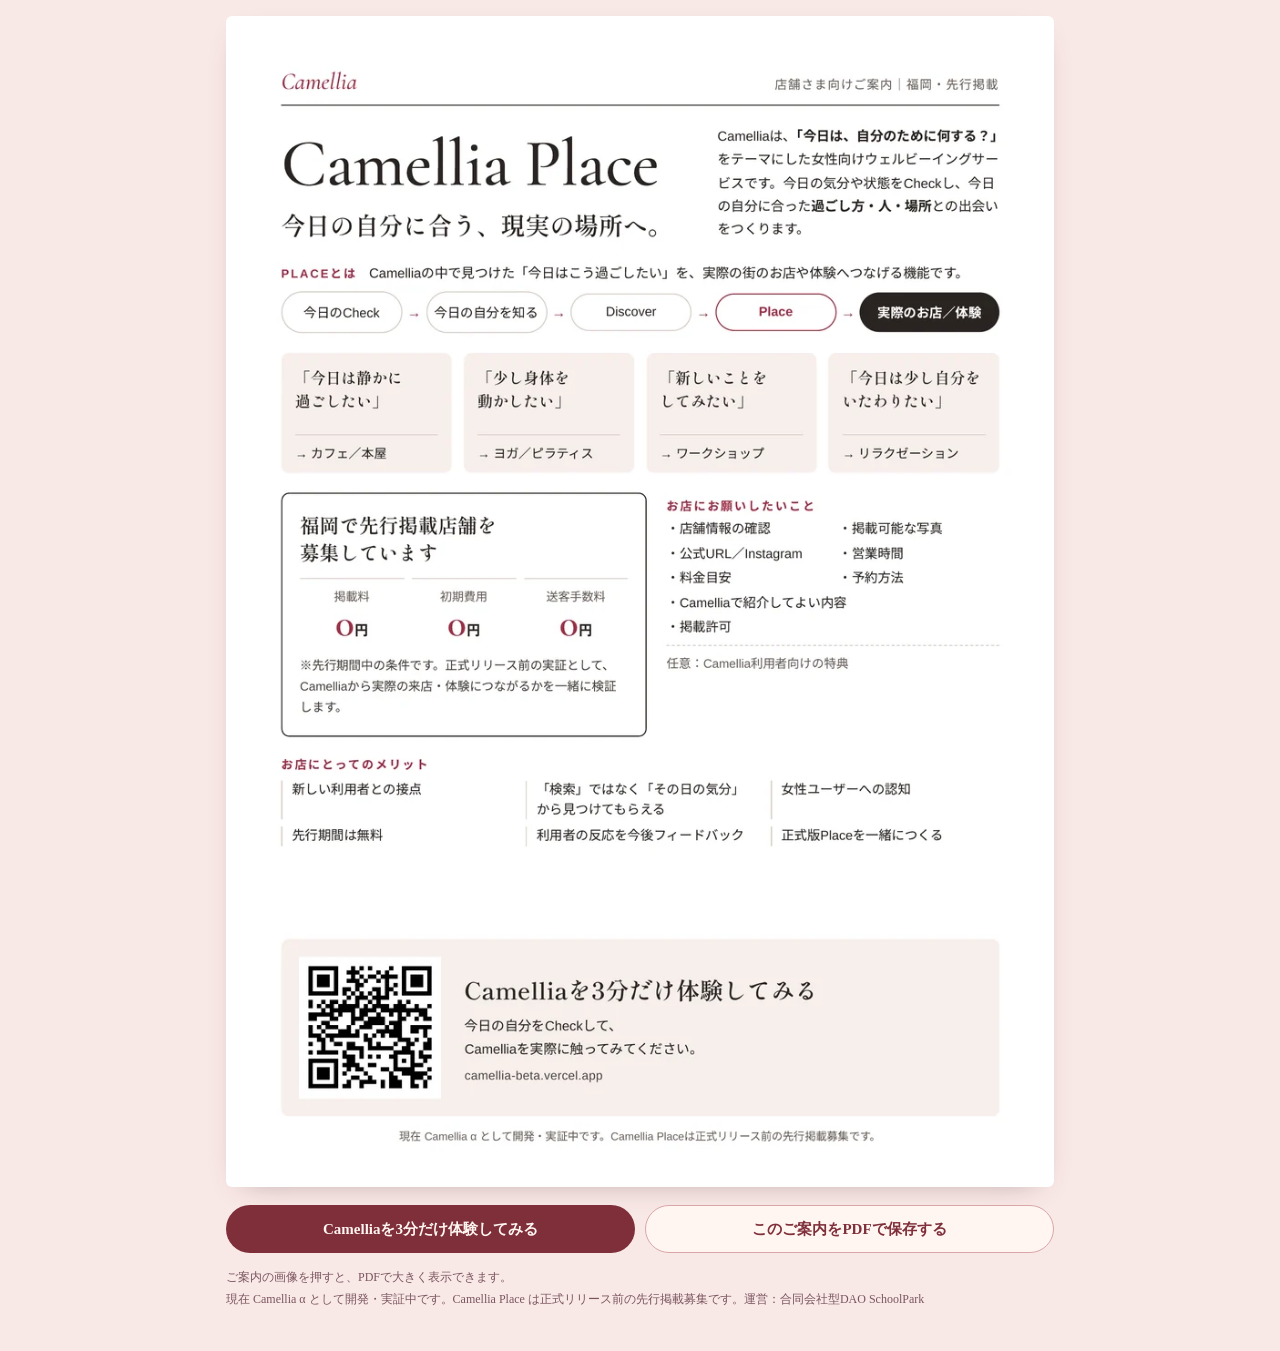
<file: camellia-place.html>
<!DOCTYPE html>
<html lang="ja">
<head>
<meta charset="UTF-8">
<meta name="viewport" content="width=device-width, initial-scale=1">
<title>Camellia Place｜店舗さま向けご案内（福岡・先行掲載）</title>
<meta name="description" content="Camellia Placeは、Camelliaの中で見つけた「今日はこう過ごしたい」を、実際の街のお店や体験へつなげる機能です。福岡で先行掲載店舗を募集しています（先行期間中は掲載料・初期費用・送客手数料0円）。">
<link rel="canonical" href="https://school-park-homepage.vercel.app/camellia-place.html">
<meta property="og:type" content="website">
<meta property="og:site_name" content="合同会社型DAO SchoolPark">
<meta property="og:locale" content="ja_JP">
<meta property="og:title" content="Camellia Place｜店舗さま向けご案内（福岡・先行掲載）">
<meta property="og:description" content="今日の自分に合う、現実の場所へ。福岡で先行掲載店舗を募集しています。">
<meta property="og:url" content="https://school-park-homepage.vercel.app/camellia-place.html">
<meta property="og:image" content="https://school-park-homepage.vercel.app/assets/img/camellia-place-shop-900.webp">
<meta name="twitter:card" content="summary_large_image">
<meta name="theme-color" content="#F9E9E6">
<style>
*,*::before,*::after{box-sizing:border-box;margin:0;padding:0}
body{margin:0;background:#F9E9E6;color:#4A2430;font-family:"Hiragino Mincho ProN","Yu Mincho",serif;-webkit-font-smoothing:antialiased;overflow-x:hidden}
a{color:#7E2F3A}
:focus-visible{outline:2px solid currentColor;outline-offset:3px}
main{max-width:860px;margin:0 auto;padding:16px 16px 40px}
.sheet{display:block;width:100%;height:auto;background:#fff;border-radius:6px;box-shadow:0 10px 30px -18px rgba(74,36,48,.45)}
.actions{display:flex;flex-wrap:wrap;gap:10px;margin-top:18px}
.btn{flex:1 1 220px;display:flex;align-items:center;justify-content:center;min-height:48px;padding:12px 16px;border-radius:999px;font-size:15px;font-weight:600;text-decoration:none;text-align:center}
.btn-main{background:#7E2F3A;color:#FFF6F2}
.btn-main:hover,.btn-main:focus-visible{background:#93444C;color:#FFF6F2}
.btn-sub{background:#FFF6F2;color:#7E2F3A;border:1px solid #D9A7A8}
.btn-sub:hover,.btn-sub:focus-visible{background:#fff;color:#4A2430}
.note{margin-top:14px;font-size:12px;line-height:1.8;color:#7A5560}
</style>
</head>
<body>
<main>
  <h1 style="position:absolute;width:1px;height:1px;overflow:hidden;clip:rect(0 0 0 0)">Camellia Place 店舗さま向けご案内（福岡・先行掲載）</h1>
  <a href="assets/camellia-place-shop.pdf">
    <img class="sheet"
      src="assets/img/camellia-place-shop-900.webp"
      srcset="assets/img/camellia-place-shop-900.webp 909w, assets/img/camellia-place-shop.webp 1818w"
      sizes="(max-width: 860px) 100vw, 828px"
      width="1818" height="2573"
      alt="Camellia Place 店舗さま向けご案内。今日の自分に合う、現実の場所へ。Camelliaの中で見つけた「今日はこう過ごしたい」を、実際の街のお店や体験へつなげる機能です。流れは、今日のCheck、今日の自分を知る、Discover、Place、実際のお店・体験。例：「今日は静かに過ごしたい」はカフェ・本屋、「少し身体を動かしたい」はヨガ・ピラティス、「新しいことをしてみたい」はワークショップ、「今日は少し自分をいたわりたい」はリラクゼーション。福岡で先行掲載店舗を募集しています。掲載料0円、初期費用0円、送客手数料0円（先行期間中の条件。正式リリース前の実証として、Camelliaから実際の来店・体験につながるかを一緒に検証します）。お店にお願いしたいこと：店舗情報の確認、掲載可能な写真、公式URL・Instagram、営業時間、料金目安、予約方法、Camelliaで紹介してよい内容、掲載許可。任意で、Camellia利用者向けの特典。お店にとってのメリット：新しい利用者との接点、検索ではなくその日の気分から見つけてもらえる、女性ユーザーへの認知、先行期間は無料、利用者の反応を今後フィードバック、正式版Placeを一緒につくる。現在Camellia αとして開発・実証中です。Camellia Placeは正式リリース前の先行掲載募集です。">
  </a>
  <div class="actions">
    <a class="btn btn-main" href="https://camellia-beta.vercel.app/">Camelliaを3分だけ体験してみる</a>
    <a class="btn btn-sub" href="assets/camellia-place-shop.pdf" download>このご案内をPDFで保存する</a>
  </div>
  <p class="note">ご案内の画像を押すと、PDFで大きく表示できます。<br>現在 Camellia α として開発・実証中です。Camellia Place は正式リリース前の先行掲載募集です。運営：合同会社型DAO SchoolPark</p>
</main>
</body>
</html>
</file>
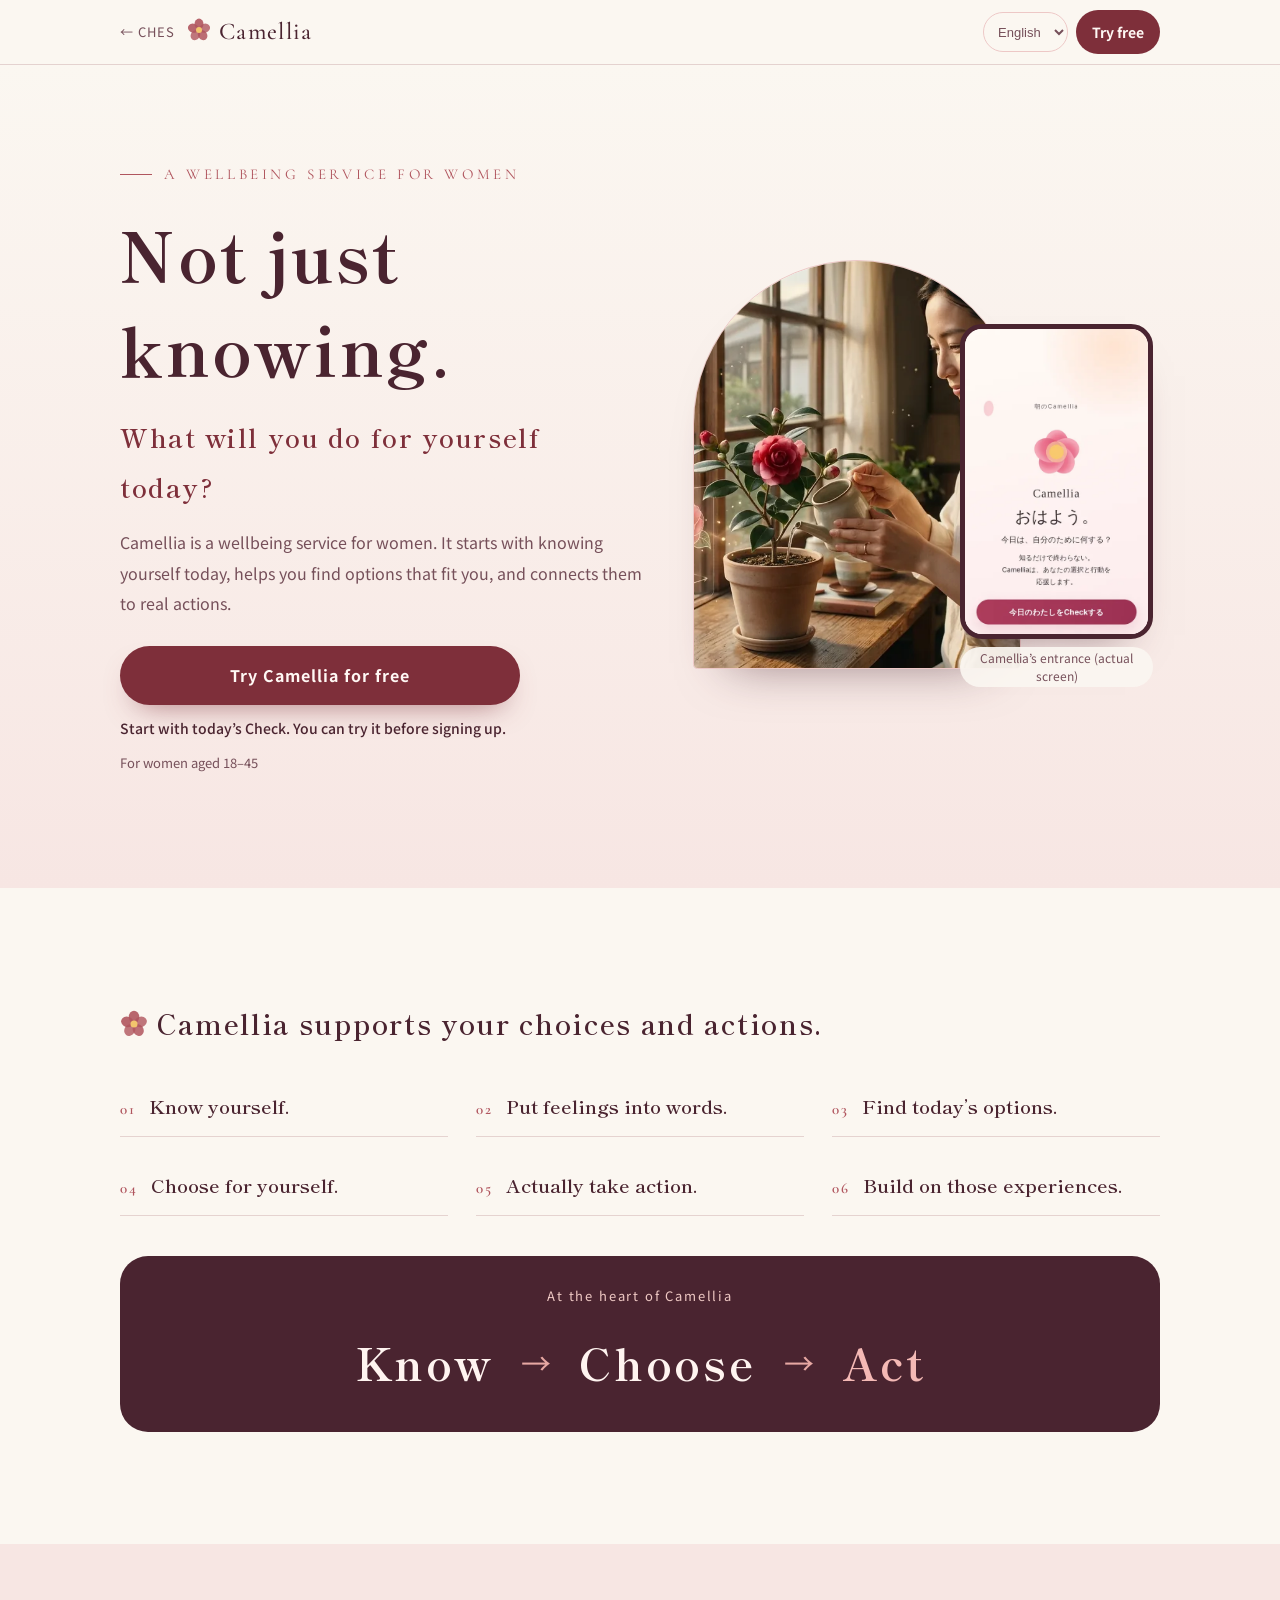
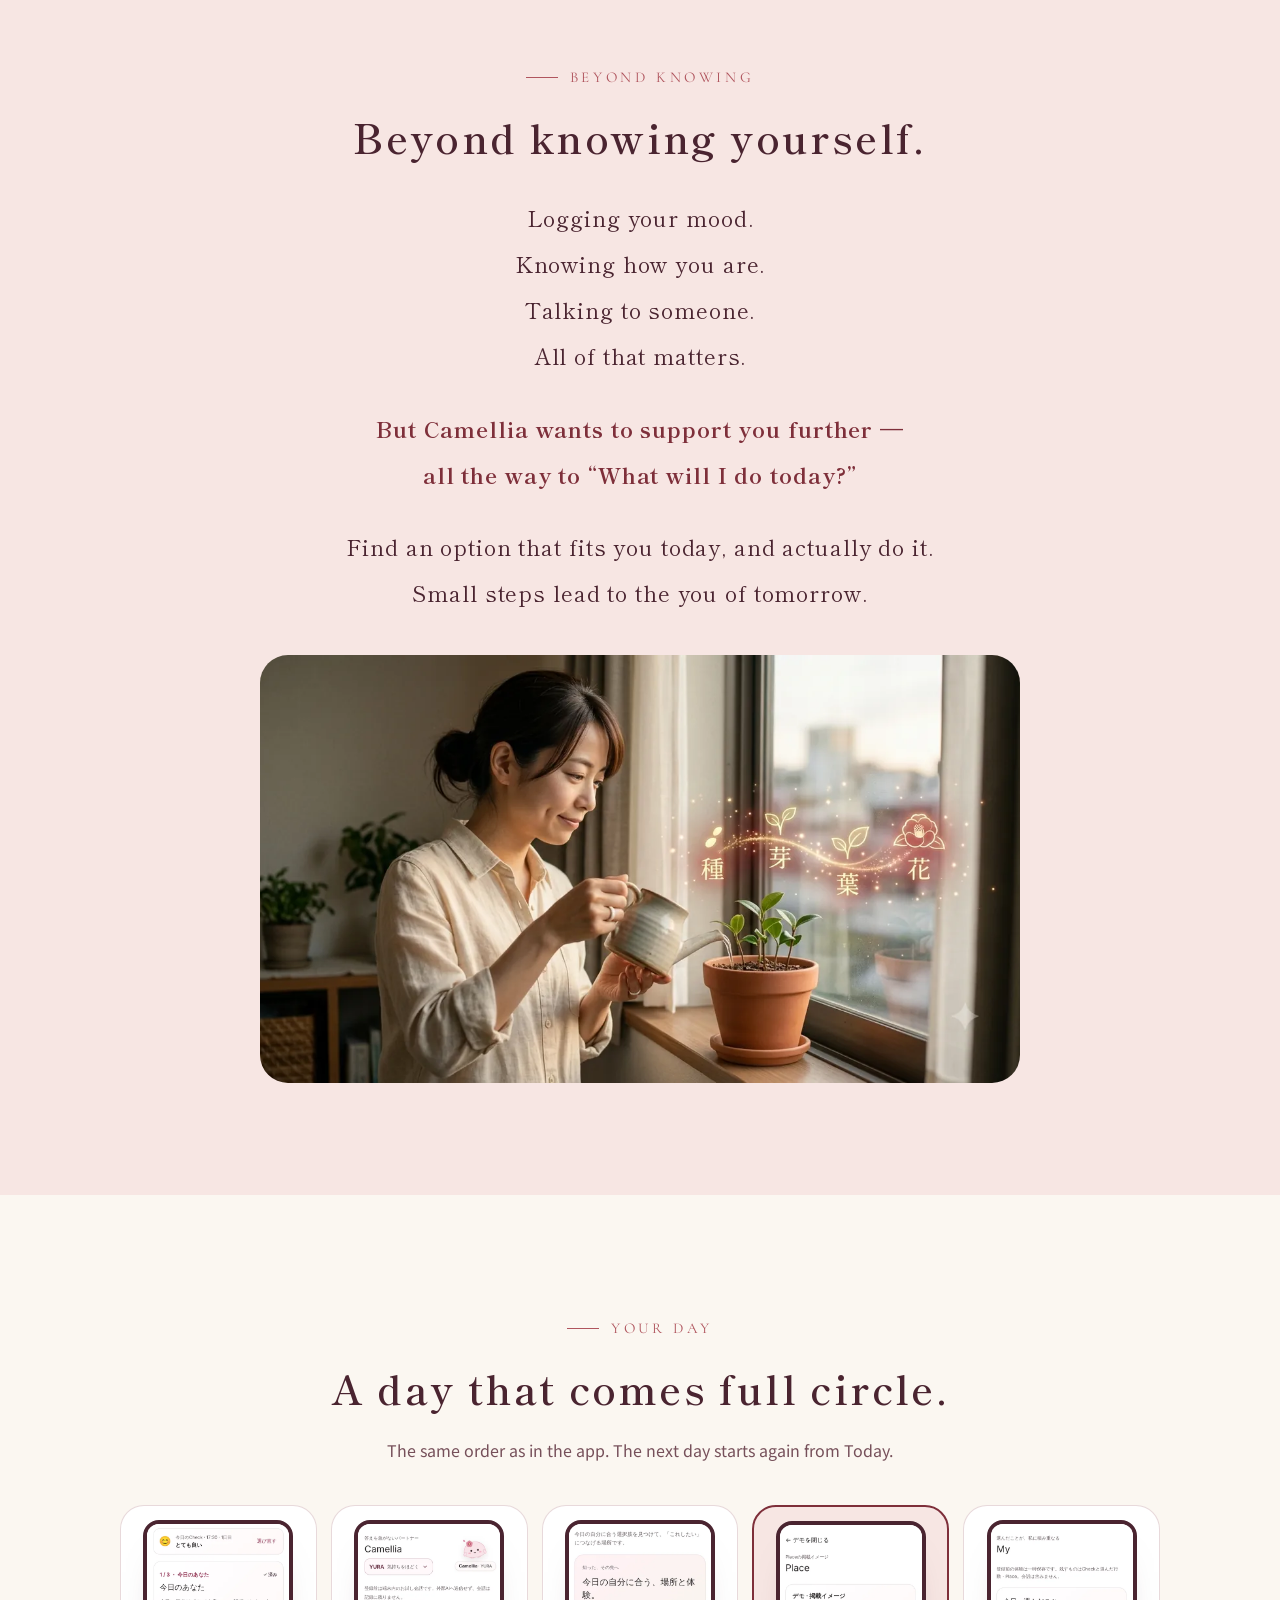
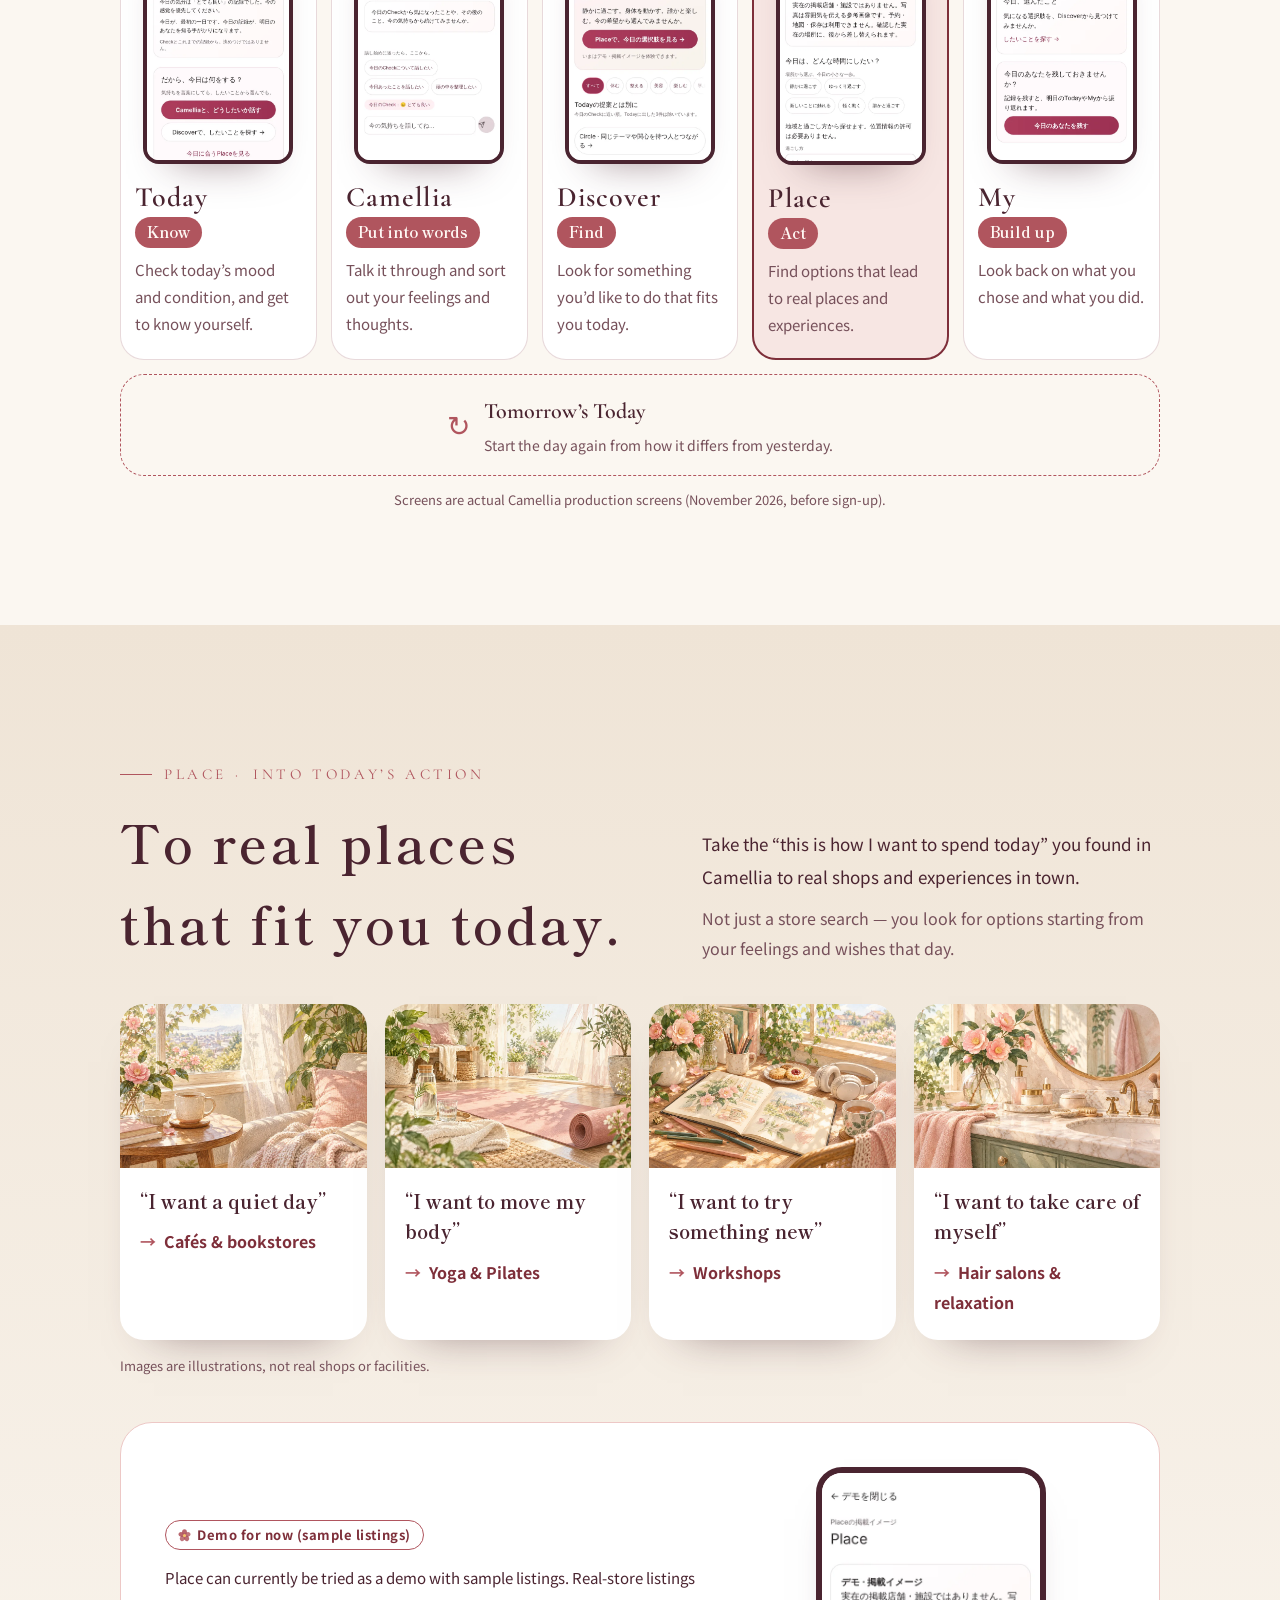
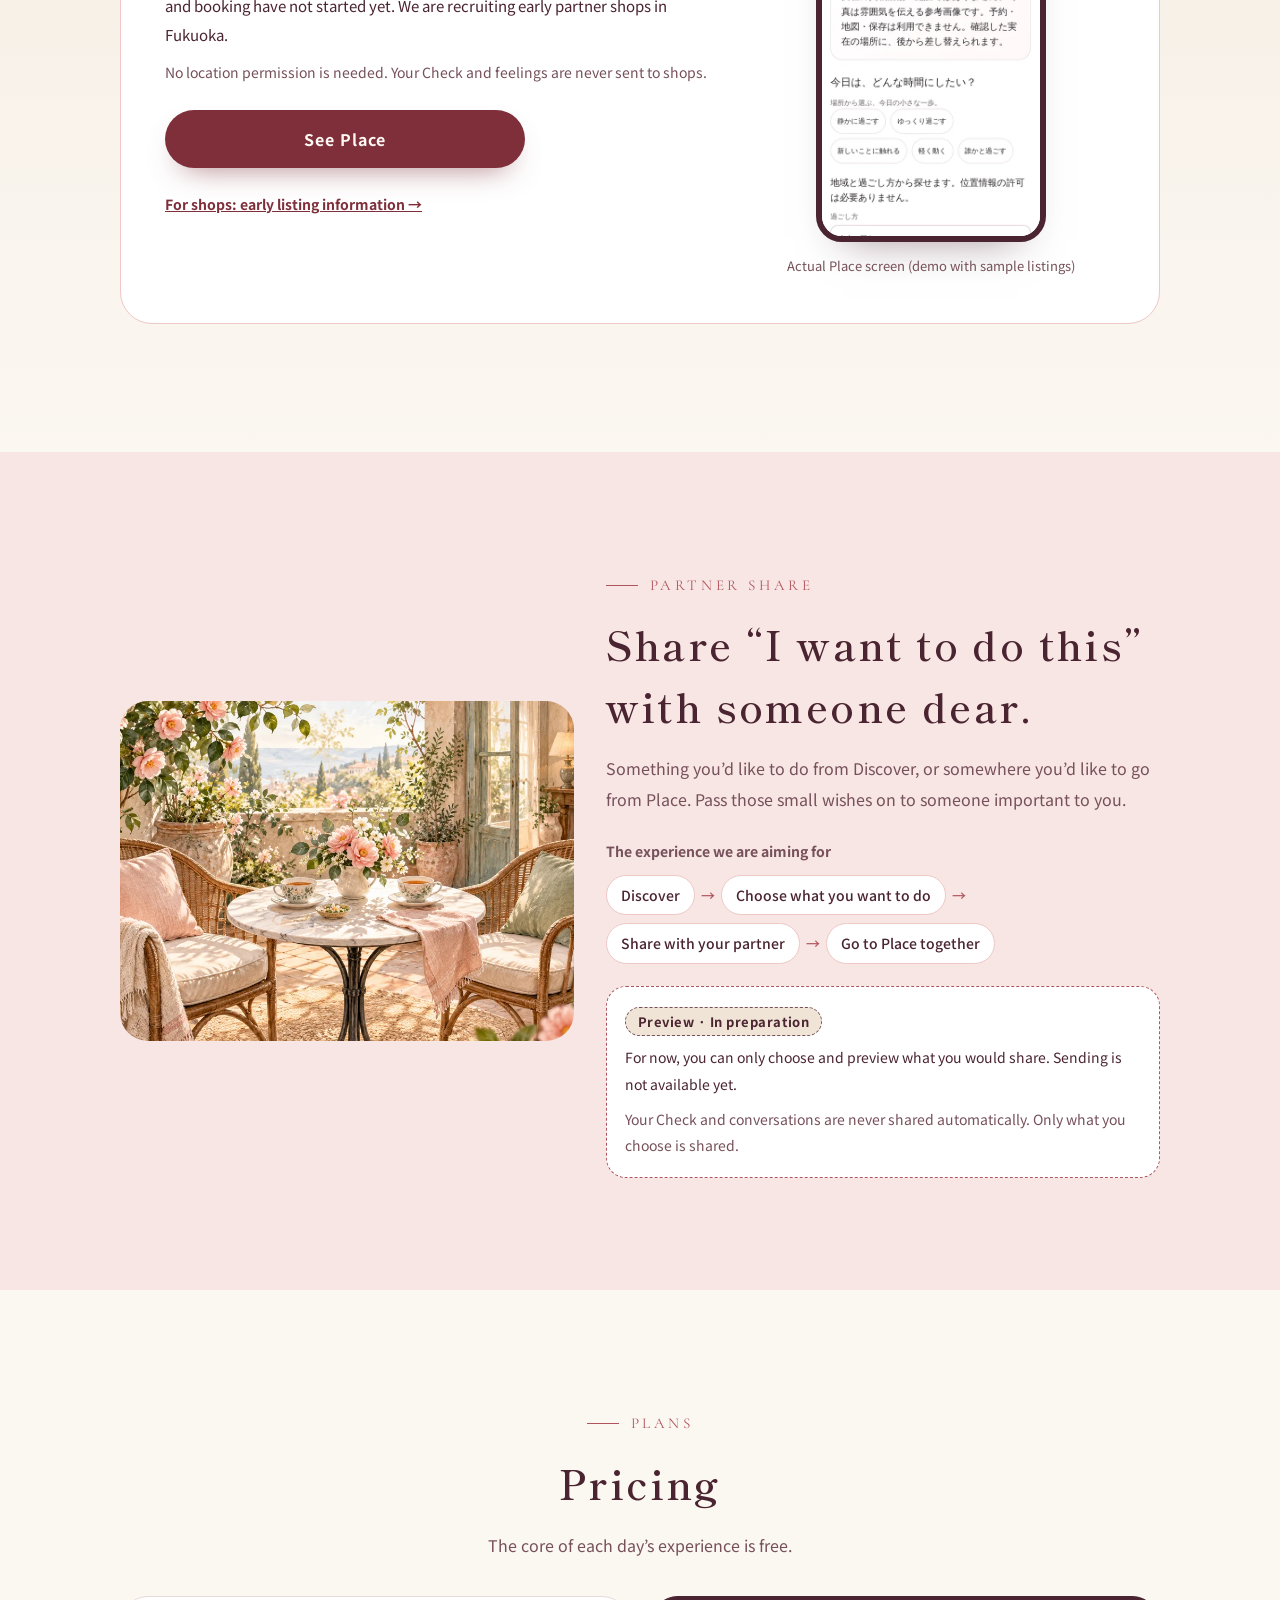
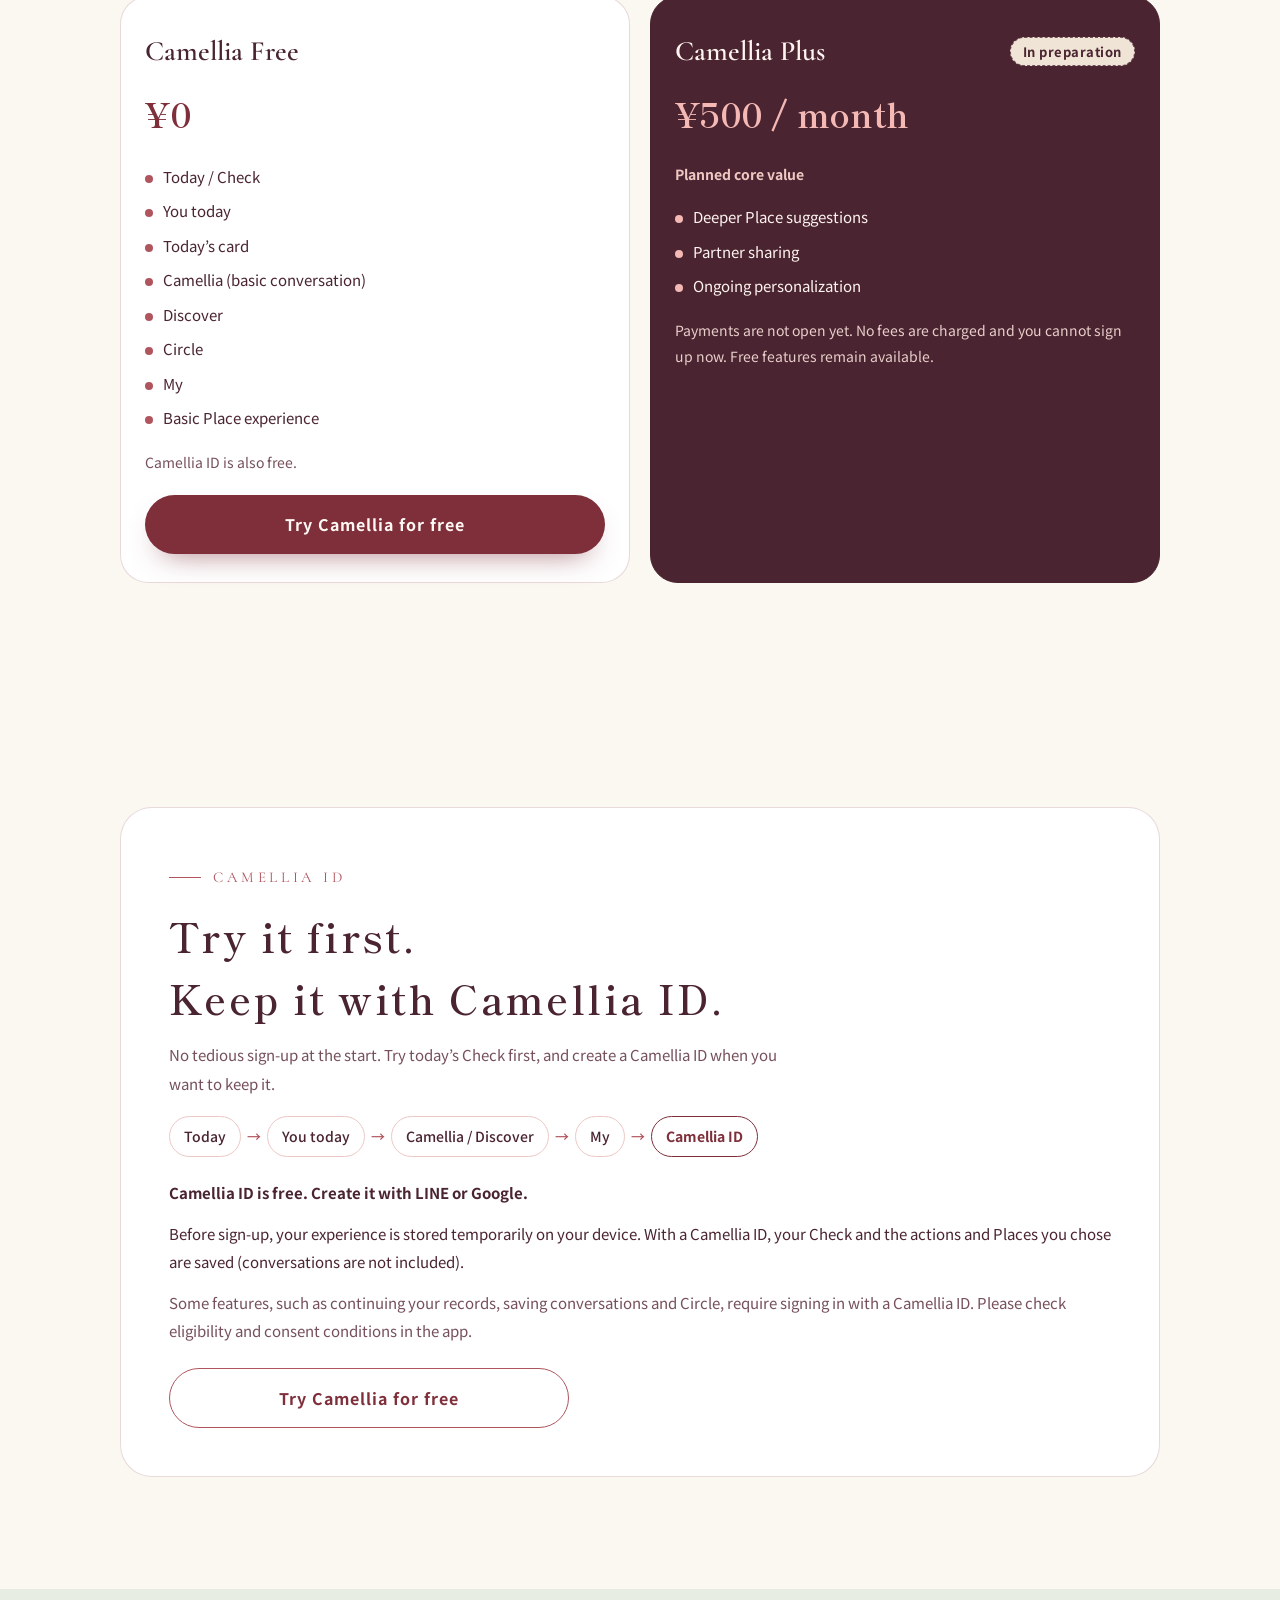
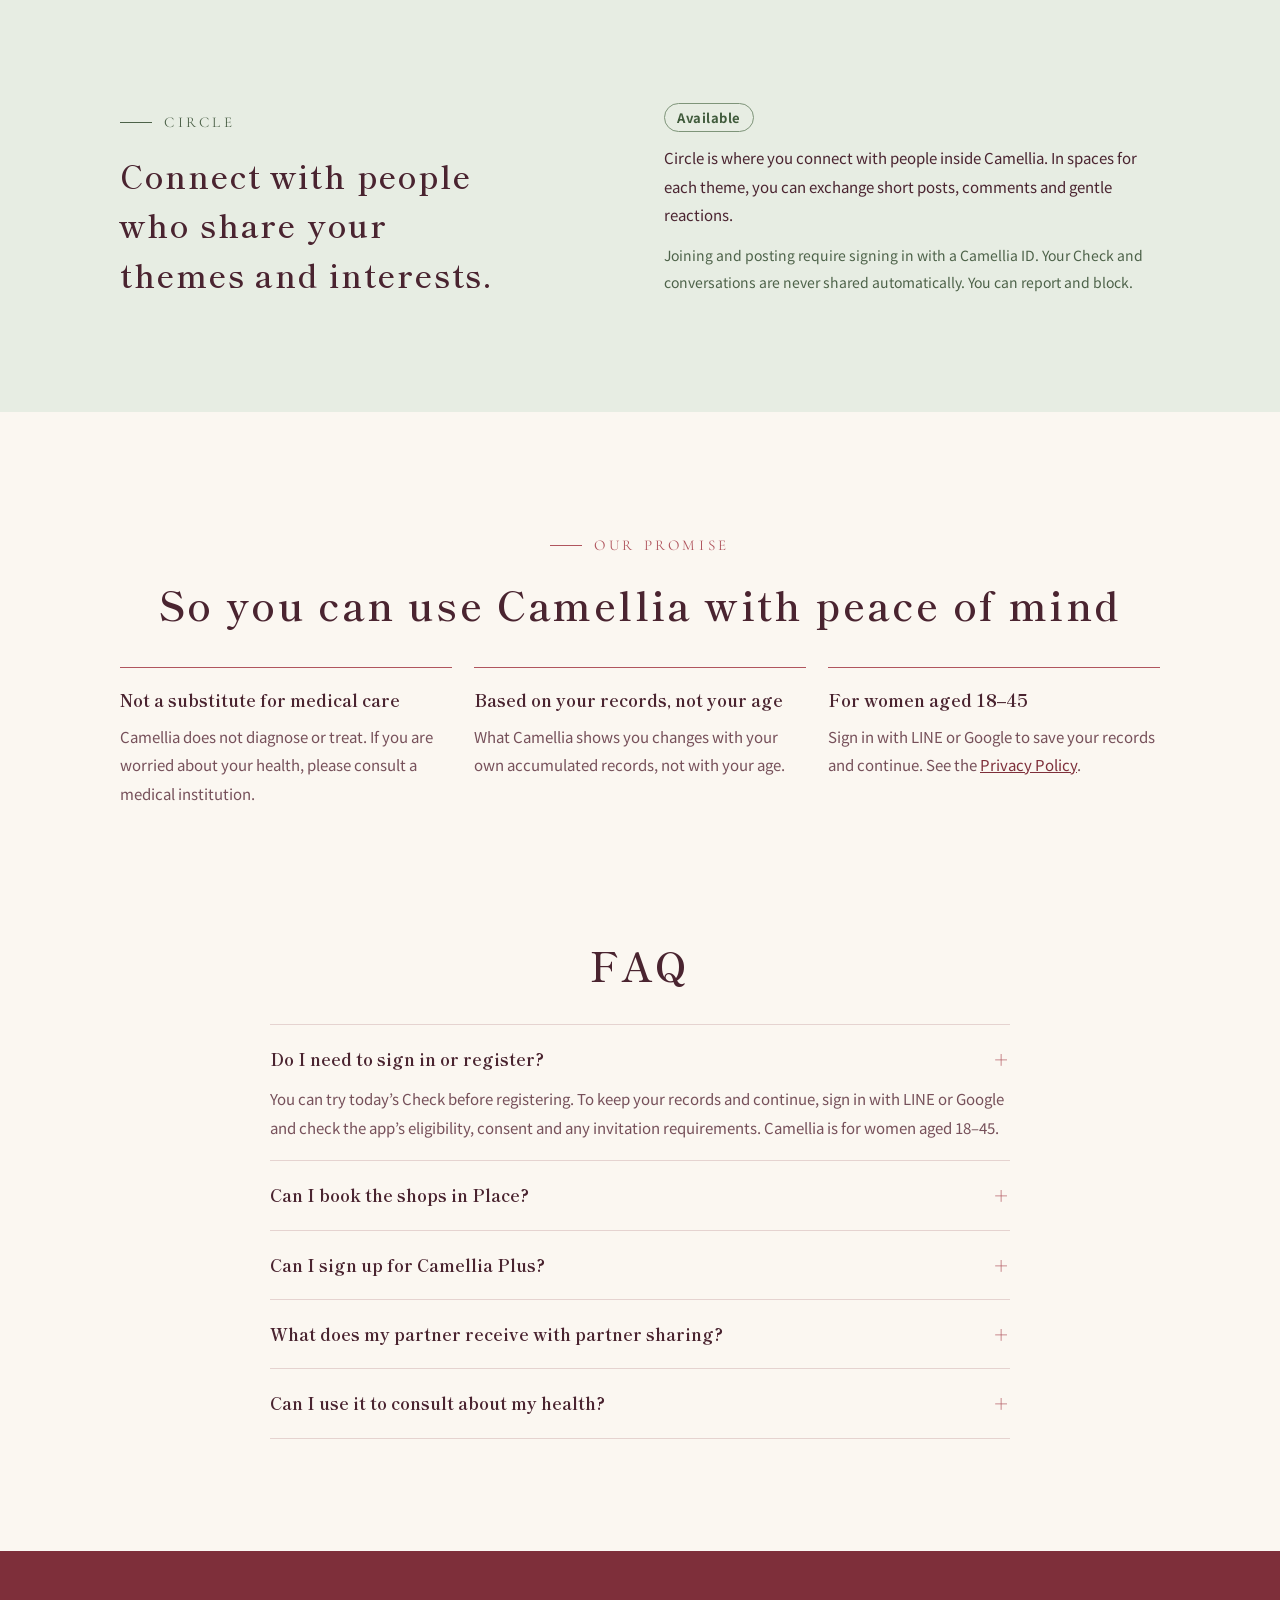
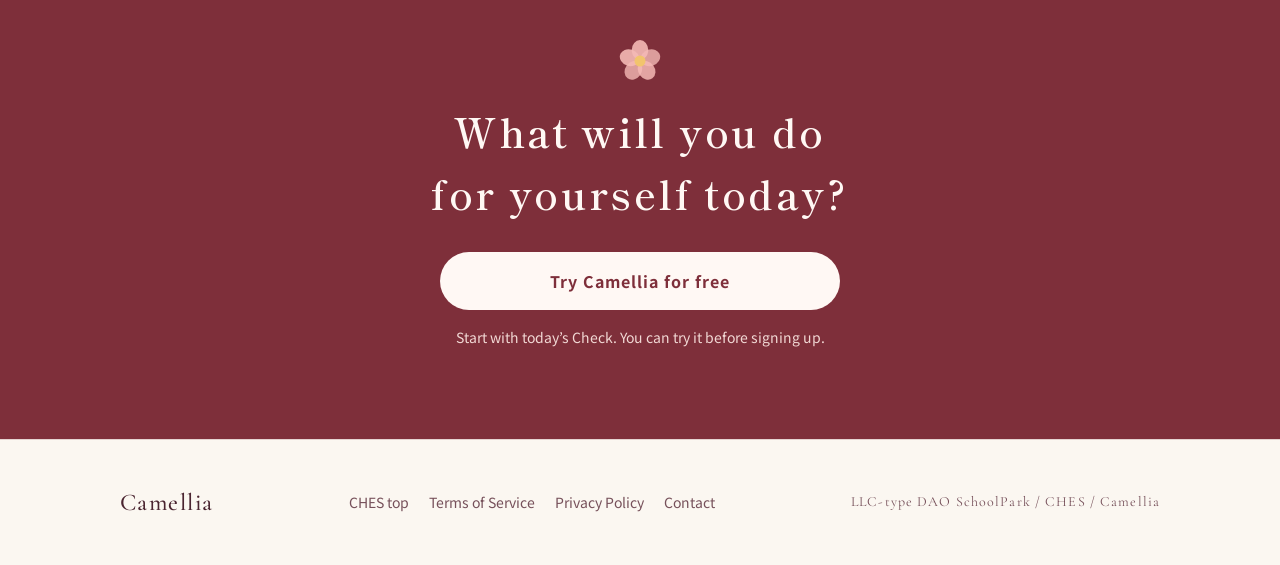
<file: Camellia.html>
<!DOCTYPE html>
<html lang="ja">
<head>
<meta charset="UTF-8">
<meta name="viewport" content="width=device-width, initial-scale=1">
<title>Camellia｜「知る」だけで終わらない。女性向けウェルビーイングサービス</title>
<meta name="description" content="Camellia（カメリア）は、18〜45歳の女性向けウェルビーイングサービスです。今日のCheckで自分を知り、Camelliaとの会話で気持ちを言葉にし、Discoverで「したいこと」を見つけ、Placeで現実の行動へ。提供：合同会社型DAO SchoolPark。基本機能は無料、登録前に体験できます。">
<link rel="canonical" href="https://school-park-homepage.vercel.app/Camellia.html">
<meta property="og:type" content="website">
<meta property="og:site_name" content="合同会社型DAO SchoolPark">
<meta property="og:locale" content="ja_JP">
<meta property="og:title" content="Camellia｜「知る」だけで終わらない。">
<meta property="og:description" content="今日は、自分のために何する？ 自分を知った、その先の選択と行動を応援する女性向けウェルビーイングサービス。まずは今日のCheckから、登録前に体験できます。">
<meta property="og:url" content="https://school-park-homepage.vercel.app/Camellia.html">
<meta property="og:image" content="https://school-park-homepage.vercel.app/uploads/camellia-hero.png">
<meta name="twitter:card" content="summary_large_image">
<meta name="theme-color" content="#FBF7F1">
<script>window.CHES_TITLE_KEY = "cam.v2.doc.title";</script>
<script src="i18n.js" defer></script>
<script src="i18n-camellia.js" defer></script>
<script src="i18n-camellia-v2.js" defer></script>
<link rel="preconnect" href="https://fonts.googleapis.com">
<link rel="preconnect" href="https://fonts.gstatic.com" crossorigin>
<link rel="preload" as="style" href="https://fonts.googleapis.com/css2?family=Cormorant+Garamond:ital,wght@0,400;0,500;0,600;1,400;1,500&amp;family=Shippori+Mincho:wght@500;600;700&amp;family=Noto+Sans+JP:wght@400;500;700&amp;display=swap" onload="this.onload=null;this.rel='stylesheet'">
<noscript><link rel="stylesheet" href="https://fonts.googleapis.com/css2?family=Cormorant+Garamond:ital,wght@0,400;0,500;0,600;1,400;1,500&amp;family=Shippori+Mincho:wght@500;600;700&amp;family=Noto+Sans+JP:wght@400;500;700&amp;display=swap"></noscript>
<style>
/* Camellia 紹介ページ（2026年11月 全面改修）。サイト全体（index・Emu・SchoolPark）には影響しない、このページだけの見た目。
   アイボリー・淡いピンク・ボルドー・ベージュ・控えめなグリーン。見出しは明朝、本文は読みやすいゴシック。スマホ優先。 */
:root{
  --ivory:#FBF7F1;--blush:#F7E6E3;--pink:#EDC8C6;--rose:#B0555E;--bordeaux:#7E2F3A;--deep:#4A2430;
  --beige:#EFE4D6;--sand:#E3D3BF;--green:#7E9479;--green-soft:#E7EDE3;--muted:#76505A;--line:rgba(126,47,58,.18);
  --serif:'Shippori Mincho','Hiragino Mincho ProN','Yu Mincho',serif;--latin:'Cormorant Garamond',serif;
  --sans:'Noto Sans JP','Hiragino Sans','Yu Gothic',sans-serif;
}
*,*::before,*::after{box-sizing:border-box;margin:0;padding:0}
html{-webkit-text-size-adjust:100%}
body{background:var(--ivory);color:var(--deep);font-family:var(--sans);font-size:16px;line-height:1.9;-webkit-font-smoothing:antialiased;overflow-x:hidden}
img{max-width:100%;display:block}
a{color:var(--bordeaux)}
a:hover{color:var(--deep)}
:focus-visible{outline:2px solid currentColor;outline-offset:3px}
summary{cursor:pointer;list-style:none}
summary::-webkit-details-marker{display:none}
.wrap{max-width:1120px;margin:0 auto;padding:0 20px}
@media(min-width:768px){.wrap{padding:0 40px}}
.sec{padding:72px 0}
@media(min-width:900px){.sec{padding:112px 0}}
.eyebrow{display:inline-flex;align-items:center;gap:12px;font-family:var(--latin);font-size:15px;letter-spacing:.24em;color:var(--rose);text-transform:uppercase}
.eyebrow::before{content:"";width:32px;height:1px;background:currentColor}
.h2{font-family:var(--serif);font-weight:600;font-size:clamp(26px,6.4vw,40px);line-height:1.55;letter-spacing:.06em;margin-top:14px;text-wrap:balance}
.lead{color:var(--muted);margin-top:16px;max-width:640px;text-wrap:pretty}
.center{text-align:center}.center .lead{margin-left:auto;margin-right:auto}
.badge{display:inline-flex;align-items:center;gap:6px;font-size:13px;font-weight:700;letter-spacing:.04em;border-radius:999px;padding:4px 12px;line-height:1.5}
.badge-demo{background:#FFF;color:var(--bordeaux);border:1px solid var(--rose)}
.badge-prep{background:var(--beige);color:var(--deep);border:1px dashed var(--muted)}
.badge-live{background:var(--green-soft);color:#3F5A3B;border:1px solid var(--green)}
.btn{display:inline-flex;align-items:center;justify-content:center;gap:8px;min-height:56px;padding:14px 30px;border-radius:999px;font-weight:700;font-size:16px;letter-spacing:.06em;text-decoration:none;text-align:center;transition:background .2s,color .2s}
.btn-main{background:var(--bordeaux);color:#FFF8F4;box-shadow:0 14px 30px -16px rgba(126,47,58,.7)}
.btn-main:hover,.btn-main:focus-visible{background:var(--deep);color:#FFF8F4}
.btn-sub{background:#FFF;color:var(--bordeaux);border:1px solid var(--rose)}
.btn-sub:hover,.btn-sub:focus-visible{background:var(--blush);color:var(--deep)}
.phone{border-radius:26px;border:6px solid var(--deep);overflow:hidden;background:#FFF;aspect-ratio:480/782;box-shadow:0 24px 40px -28px rgba(74,36,48,.55)}
.phone img{width:100%;height:100%;object-fit:cover;object-position:top}
.shot-note{font-size:13px;color:var(--muted);margin-top:12px}
.flower{display:inline-block;width:1em;height:1em;vertical-align:-.12em;color:var(--rose)}

/* ヘッダー */
.top{position:sticky;top:0;z-index:20;background:rgba(251,247,241,.92);-webkit-backdrop-filter:blur(10px);backdrop-filter:blur(10px);border-bottom:1px solid var(--line)}
.top .wrap{display:flex;align-items:center;justify-content:space-between;gap:10px;min-height:64px}
.top-l{display:flex;align-items:center;gap:12px;min-width:0}
.top-back{font-size:13px;letter-spacing:.08em;color:var(--muted);text-decoration:none;min-height:44px;display:inline-flex;align-items:center}
.top-logo{font-family:var(--latin);font-size:24px;font-weight:500;letter-spacing:.06em;white-space:nowrap}
.top-r{display:flex;align-items:center;gap:8px}
.top-r select{background:transparent;border:1px solid var(--pink);color:var(--muted);border-radius:999px;padding:6px 10px;font-size:13px;min-height:40px;max-width:110px}
.top-cta{font-size:14px;font-weight:700;color:#FFF8F4;background:var(--bordeaux);text-decoration:none;border-radius:999px;padding:8px 16px;min-height:44px;display:inline-flex;align-items:center;white-space:nowrap}
.top-cta:hover,.top-cta:focus-visible{background:var(--deep);color:#FFF8F4}
@media(max-width:519px){.top-back{display:none}.top-r select{max-width:92px;padding:6px 6px}.top-cta{padding:8px 14px}}

/* ① メインビジュアル */
.hero{background:linear-gradient(180deg,var(--ivory) 0%,var(--blush) 100%);padding:40px 0 72px;overflow:hidden}
.hero-grid{display:grid;gap:44px;align-items:center}
@media(min-width:900px){.hero{padding:88px 0 112px}.hero-grid{grid-template-columns:1.05fr .95fr}}
.hero h1{font-family:var(--serif);font-weight:700;font-size:clamp(38px,11vw,68px);line-height:1.38;letter-spacing:.04em;margin-top:18px}
.hero-sub{font-family:var(--serif);font-size:clamp(20px,5.2vw,26px);font-weight:600;color:var(--bordeaux);margin-top:18px;letter-spacing:.06em}
.hero-desc{margin-top:16px;color:var(--muted);max-width:560px;text-wrap:pretty}
.hero-cta{margin-top:28px;display:flex;flex-direction:column;gap:10px;align-items:flex-start}
.hero-cta .btn{width:100%;max-width:400px}
.hero-note{font-size:14px;color:var(--deep);font-weight:500}
.hero-aud{font-size:13px;color:var(--muted)}
.hero-vis{position:relative;max-width:460px;margin:0 auto;width:100%;padding-right:28%}
.hero-photo{border-radius:999px 999px 28px 28px;overflow:hidden;aspect-ratio:4/5;border:1px solid var(--pink);box-shadow:0 30px 50px -36px rgba(74,36,48,.6)}
.hero-photo img{width:100%;height:100%;object-fit:cover;object-position:62% center}
.hero-phone{position:absolute;right:0;bottom:-18px;width:42%}
.hero-phone .phone{border-width:5px;border-radius:22px}
.hero-phone figcaption{font-size:12px;line-height:1.5;color:var(--muted);text-align:center;margin-top:8px;background:rgba(251,247,241,.92);border-radius:999px;padding:2px 8px}

/* 価値の6行と「知る→選ぶ→行動する」 */
.values{background:var(--ivory)}
.brand-line{font-family:var(--serif);font-size:clamp(20px,5vw,28px);font-weight:600;letter-spacing:.06em;line-height:1.7}
.vlist{list-style:none;margin-top:28px;display:grid;gap:2px;counter-reset:v}
@media(min-width:768px){.vlist{grid-template-columns:repeat(3,1fr);gap:18px 28px}}
.vlist li{font-family:var(--serif);font-size:19px;font-weight:600;padding:12px 0;border-bottom:1px solid var(--line);display:flex;gap:14px;align-items:baseline;counter-increment:v}
.vlist li::before{content:counter(v,decimal-leading-zero);font-family:var(--latin);font-size:15px;color:var(--rose);letter-spacing:.1em}
.core{margin-top:40px;border-radius:28px;background:var(--deep);color:#FFF4F0;padding:28px 22px;text-align:center}
.core-label{font-size:13px;letter-spacing:.14em;color:#EFC9C4}
.core-row{margin-top:12px;display:flex;align-items:center;justify-content:center;gap:clamp(6px,2.4vw,28px);flex-wrap:wrap}
.core-row b{font-family:var(--serif);font-size:clamp(24px,6.6vw,44px);font-weight:700;letter-spacing:.06em;white-space:nowrap}
.core-row b.act{color:#F4B9B5}
.core-row i{font-style:normal;color:#E7A8A3;font-size:clamp(20px,5vw,30px)}

/* ② 目指すこと */
.aim{background:var(--blush)}
.aim-box{max-width:720px;margin:0 auto;text-align:center}
.aim p{font-family:var(--serif);font-size:clamp(18px,4.6vw,22px);line-height:2.1;margin-top:26px;letter-spacing:.04em}
.aim p.strong{color:var(--bordeaux);font-weight:700}
.aim-photo{margin:40px auto 0;max-width:760px;border-radius:28px;overflow:hidden;aspect-ratio:16/9}
.aim-photo img{width:100%;height:100%;object-fit:cover}

/* ③ 体験の循環 */
.loop{background:var(--ivory)}
.loop-list{list-style:none;margin-top:40px;display:grid;gap:18px;position:relative}
.loop-item{display:grid;grid-template-columns:96px 1fr;gap:18px;align-items:center;background:#FFF;border:1px solid var(--line);border-radius:24px;padding:16px}
.loop-item .phone{border-width:4px;border-radius:16px}
.loop-name{font-family:var(--latin);font-size:28px;font-weight:600;line-height:1.1;letter-spacing:.04em}
.loop-verb{display:inline-block;margin-top:4px;font-family:var(--serif);font-weight:700;font-size:15px;color:#FFF8F4;background:var(--rose);border-radius:999px;padding:1px 12px}
.loop-desc{font-size:15px;color:var(--muted);margin-top:8px;line-height:1.8}
.loop-item.is-place{border:2px solid var(--bordeaux);background:var(--blush)}
.loop-arrow{display:flex;justify-content:center;color:var(--rose);font-size:20px;line-height:1;margin:-6px 0}
.loop-next{display:flex;align-items:center;gap:14px;border:1px dashed var(--rose);border-radius:24px;padding:16px 20px;background:transparent}
.loop-next .ic{font-size:28px;color:var(--rose)}
.loop-next b{font-family:var(--latin);font-size:22px;font-weight:600}
.loop-next span{display:block;font-size:14px;color:var(--muted)}
@media(min-width:1000px){
  .loop-list{grid-template-columns:repeat(5,1fr);gap:14px;align-items:stretch}
  .loop-arrow{display:none}
  .loop-item{grid-template-columns:1fr;align-content:start;padding:14px 14px 20px}
  .loop-item .phone{max-width:150px;margin:0 auto}
  .loop-next{grid-column:1/-1;justify-content:center}
}

/* ④ Place（最重要） */
.place{background:linear-gradient(180deg,var(--beige) 0%,var(--ivory) 100%);padding:80px 0}
@media(min-width:900px){.place{padding:128px 0}}
.place .h2{font-size:clamp(30px,8vw,52px)}
.place-head{display:grid;gap:22px}
@media(min-width:900px){.place-head{grid-template-columns:1.1fr .9fr;align-items:end}}
.place-d{font-size:17px;color:var(--deep)}
.place-d+.place-d{color:var(--muted);margin-top:10px;font-size:16px}
.scenes{list-style:none;margin-top:40px;display:grid;gap:18px}
@media(min-width:640px){.scenes{grid-template-columns:repeat(2,1fr)}}
@media(min-width:1000px){.scenes{grid-template-columns:repeat(4,1fr)}}
.scene{background:#FFF;border-radius:24px;overflow:hidden;box-shadow:0 24px 44px -34px rgba(74,36,48,.6);display:flex;flex-direction:column}
.scene-img{aspect-ratio:3/2;overflow:hidden}
.scene-img img{width:100%;height:100%;object-fit:cover;transition:transform .6s}
.scene:hover .scene-img img{transform:scale(1.04)}
.scene-body{padding:18px 20px 22px}
.scene-feel{font-family:var(--serif);font-weight:700;font-size:19px;line-height:1.6}
.scene-to{margin-top:10px;display:block;font-weight:700;color:var(--bordeaux)}
.scene-to::before{content:"→";color:var(--rose);margin-right:8px}
.scene-note{font-size:13px;color:var(--muted);margin-top:14px}
.place-now{margin-top:44px;display:grid;gap:28px;align-items:center;background:#FFF;border-radius:32px;padding:28px 22px;border:1px solid var(--pink)}
@media(min-width:900px){.place-now{grid-template-columns:1.2fr .8fr;padding:44px}}
.place-now .phone{max-width:230px;margin:0 auto}
.place-status{margin-top:14px;font-size:15px}
.place-privacy{margin-top:10px;font-size:14px;color:var(--muted)}
.place-cta{margin-top:24px;display:flex;flex-direction:column;gap:14px;align-items:flex-start}
.place-cta .btn{width:100%;max-width:360px}
.place-shop{font-size:14px;font-weight:700;min-height:44px;display:inline-flex;align-items:center}

/* ⑤ パートナー共有 */
.share{background:var(--blush)}
.share-grid{display:grid;gap:32px;align-items:center}
@media(min-width:900px){.share-grid{grid-template-columns:.9fr 1.1fr}}
.share-img{border-radius:28px;overflow:hidden;aspect-ratio:4/3}
.share-img img{width:100%;height:100%;object-fit:cover}
.share-future{margin-top:24px;font-size:14px;font-weight:700;color:var(--muted)}
.flow{list-style:none;margin-top:10px;display:flex;flex-wrap:wrap;gap:8px 6px;align-items:center}
.flow li{background:#FFF;border:1px solid var(--pink);border-radius:999px;padding:6px 14px;font-size:14px;font-weight:500}
.flow li.sep{background:none;border:0;padding:0;color:var(--rose)}
.notice{margin-top:22px;border-radius:20px;background:#FFF;border:1px dashed var(--rose);padding:18px 18px}
.notice p{font-size:14px;color:var(--deep);margin-top:8px}
.notice p+p{color:var(--muted)}

/* ⑥ 料金 */
.plans{list-style:none;margin-top:36px;display:grid;gap:20px}
@media(min-width:768px){.plans{grid-template-columns:1fr 1fr}}
.plan{border-radius:28px;padding:28px 24px;background:#FFF;border:1px solid var(--line)}
.plan-name{font-family:var(--latin);font-size:28px;font-weight:600}
.plan-price{font-family:var(--serif);font-size:34px;font-weight:700;margin-top:4px;color:var(--bordeaux)}
.plan ul{list-style:none;margin-top:16px;display:grid;gap:6px}
.plan li{display:flex;gap:10px;font-size:15px}
.plan li::before{content:"";flex:none;width:8px;height:8px;border-radius:50%;background:var(--rose);margin-top:.8em}
.plan-note{margin-top:16px;font-size:14px;color:var(--muted)}
.plan.plus{background:var(--deep);color:#FFF4F0;border-color:var(--deep)}
.plan.plus .plan-price{color:#F4B9B5}
.plan.plus .plan-lead{margin-top:14px;font-size:14px;color:#EFC9C4;font-weight:700}
.plan.plus li::before{background:#F4B9B5}
.plan.plus .plan-note{color:#E9CFCB}
.plan-top{display:flex;align-items:center;justify-content:space-between;gap:10px;flex-wrap:wrap}

/* ⑦ Camellia ID */
.idsec{background:var(--ivory)}
.id-box{background:#FFF;border:1px solid var(--line);border-radius:32px;padding:28px 22px}
@media(min-width:900px){.id-box{padding:48px}}
.id-box p{margin-top:12px;font-size:15px}
.id-box p.muted{color:var(--muted)}
.id-box .btn{margin-top:22px;width:100%;max-width:400px}

/* ⑧ Circle */
.circle{background:var(--green-soft)}
.circle-box{display:grid;gap:18px;align-items:start}
@media(min-width:900px){.circle-box{grid-template-columns:1fr 1fr;gap:48px}}
.circle .h2{font-size:clamp(22px,5.6vw,32px)}
.circle p{font-size:15px}
.circle .note{color:#4D6249;margin-top:12px;font-size:14px}

/* 安心・FAQ・締め */
.promise{display:grid;gap:22px;margin-top:32px}
@media(min-width:768px){.promise{grid-template-columns:repeat(3,1fr)}}
.promise div{border-top:1px solid var(--rose);padding-top:16px}
.promise h3{font-family:var(--serif);font-size:17px;font-weight:700}
.promise p{font-size:15px;color:var(--muted);margin-top:6px}
.faq{max-width:820px;margin:0 auto}
.faq-list{margin-top:28px;border-top:1px solid var(--line)}
.faq details{border-bottom:1px solid var(--line);padding:18px 0}
.faq summary{font-family:var(--serif);font-size:17px;font-weight:700;display:flex;justify-content:space-between;gap:16px;min-height:32px}
.faq summary span:last-child{color:var(--rose)}
.faq details p{font-size:15px;color:var(--muted);margin-top:10px}
.final{background:var(--bordeaux);color:#FFF4F0;text-align:center;padding:88px 0}
.final .h2{color:#FFF8F4}
.final .btn{margin-top:28px;background:#FFF8F4;color:var(--bordeaux);width:100%;max-width:400px}
.final .btn:hover,.final .btn:focus-visible{background:var(--blush);color:var(--deep)}
.final p{margin-top:14px;font-size:14px;color:#F2D9D5}
footer{border-top:1px solid var(--line);padding:40px 0}
footer .wrap{display:flex;flex-wrap:wrap;gap:16px 24px;align-items:center;justify-content:space-between}
footer nav{display:flex;flex-wrap:wrap;gap:6px 20px;font-size:14px}
footer nav a{color:var(--muted);text-decoration:none;min-height:40px;display:inline-flex;align-items:center}
footer .org{font-family:var(--latin);font-size:14px;letter-spacing:.08em;color:var(--muted)}
</style>
<script type="application/ld+json">
{
 "@context": "https://schema.org",
 "@type": "FAQPage",
 "mainEntity": [
  {
   "@type": "Question",
   "name": "ログインや登録は必要ですか？",
   "acceptedAnswer": {
    "@type": "Answer",
    "text": "今日のCheckは登録前に体験できます。記録を残して続けるときはLINEまたはGoogleでログインし、対象・同意・招待などの利用条件をアプリで確認してください。Camelliaは18〜45歳の女性に向けたサービスです。"
   }
  },
  {
   "@type": "Question",
   "name": "Placeのお店は予約できますか？",
   "acceptedAnswer": {
    "@type": "Answer",
    "text": "いまのPlaceは掲載イメージのデモです。実在店舗の掲載・予約はまだ始まっていません。"
   }
  },
  {
   "@type": "Question",
   "name": "Camellia Plusは申し込めますか？",
   "acceptedAnswer": {
    "@type": "Answer",
    "text": "Camellia Plusは月額500円で提供準備中です。いまは申し込み・支払いはできません。Freeの機能はそのまま使えます。"
   }
  },
  {
   "@type": "Question",
   "name": "パートナー共有で、相手に何が届きますか？",
   "acceptedAnswer": {
    "@type": "Answer",
    "text": "いまはプレビューのみで、実際には送られません。Checkや会話の内容が自動で共有されることはなく、伝えるのはあなたが選んだものだけです。"
   }
  },
  {
   "@type": "Question",
   "name": "体調の相談に使えますか？",
   "acceptedAnswer": {
    "@type": "Answer",
    "text": "Camelliaは日々の過ごし方を考えるためのアプリで、医療の診断や治療は行いません。気になる症状があるときは、医療機関にご相談ください。"
   }
  }
 ]
}
</script>
<script type="application/ld+json">
{
 "@context": "https://schema.org",
 "@graph": [
  {
   "@type": "WebPage",
   "@id": "https://school-park-homepage.vercel.app/Camellia.html#page",
   "url": "https://school-park-homepage.vercel.app/Camellia.html",
   "name": "Camellia｜「知る」だけで終わらない。女性向けウェルビーイングサービス",
   "inLanguage": "ja",
   "about": { "@id": "https://camellia-beta.vercel.app/#app" },
   "isPartOf": { "@type": "WebSite", "name": "合同会社型DAO SchoolPark", "url": "https://school-park-homepage.vercel.app/" }
  },
  {
   "@type": "WebApplication",
   "@id": "https://camellia-beta.vercel.app/#app",
   "name": "Camellia",
   "alternateName": "カメリア",
   "url": "https://camellia-beta.vercel.app/",
   "description": "18〜45歳の女性向けウェルビーイングサービス。自分を知った先の選択と行動を応援する。今日のCheckで自分を知り、Camelliaとの会話で気持ちを言葉にし、Discoverで「したいこと」を見つけ、Placeで現実の行動へつなげ、Myで積み重ねを振り返る。医療・診断・治療を提供するサービスではありません。",
   "slogan": "「知る」だけで終わらない。",
   "applicationCategory": "LifestyleApplication",
   "operatingSystem": "Web（スマートフォン向け・ブラウザで利用）",
   "isAccessibleForFree": true,
   "featureList": [
    "Today / Check：今日の気分や状態をCheckし、自分を知る",
    "Camellia：話しながら、今の気持ちや考えを整理する",
    "Discover：今日の自分に合った「したいこと」を探す",
    "Place：今日の希望から、現実のお店や体験につながる選択肢を見つける（現在は掲載イメージのデモ。実在店舗の掲載・予約は未開始）",
    "My：選んだことや行動したことを振り返る",
    "Circle：同じテーマや関心を持つ人とつながる（参加・投稿はCamellia IDでのログインが必要）"
   ],
   "offers": { "@type": "Offer", "name": "Camellia Free", "price": "0", "priceCurrency": "JPY" },
   "audience": { "@type": "PeopleAudience", "suggestedGender": "female", "suggestedMinAge": 18, "suggestedMaxAge": 45 },
   "provider": { "@type": "Organization", "name": "合同会社型DAO SchoolPark", "alternateName": "CHES", "url": "https://school-park-homepage.vercel.app/" }
  }
 ]
}
</script>
</head>
<body>
<svg width="0" height="0" style="position:absolute" aria-hidden="true">
 <symbol id="camellia" viewBox="0 0 40 40"><g fill="currentColor"><ellipse cx="20" cy="10" rx="7.5" ry="9" opacity=".9"/><ellipse cx="29.5" cy="17" rx="7.5" ry="9" transform="rotate(72 29.5 17)" opacity=".8"/><ellipse cx="26" cy="28.5" rx="7.5" ry="9" transform="rotate(144 26 28.5)" opacity=".85"/><ellipse cx="14" cy="28.5" rx="7.5" ry="9" transform="rotate(216 14 28.5)" opacity=".8"/><ellipse cx="10.5" cy="17" rx="7.5" ry="9" transform="rotate(288 10.5 17)" opacity=".9"/></g><circle cx="20" cy="20" r="5" fill="#F2C46D"/></symbol>
</svg>

<header class="top">
 <div class="wrap">
  <div class="top-l">
   <a class="top-back" href="index.html">← CHES</a>
   <span class="top-logo"><svg class="flower" aria-hidden="true"><use href="#camellia"/></svg> Camellia</span>
  </div>
  <div class="top-r">
   <select aria-label="Language" data-lang-select=""></select>
   <a class="top-cta" data-i18n="cam.v2.hdr.cta" href="https://camellia-beta.vercel.app/" rel="noopener" target="_blank">無料で体験</a>
  </div>
 </div>
</header>

<main>
<!-- ① メインビジュアル -->
<section class="hero" aria-labelledby="hero-title">
 <div class="wrap hero-grid">
  <div>
   <span class="eyebrow" data-i18n="cam.v2.h.eyebrow">女性向けウェルビーイングサービス</span>
   <h1 id="hero-title" data-i18n-html="cam.v2.h.title">「知る」だけで<br>終わらない。</h1>
   <p class="hero-sub" data-i18n="cam.v2.h.sub">今日は、自分のために何する？</p>
   <p class="hero-desc" data-i18n="cam.v2.h.desc">Camelliaは、今日の自分を知ることから始まり、自分に合った選択肢を見つけ、現実の行動へつなげる女性向けウェルビーイングサービスです。</p>
   <div class="hero-cta">
    <a class="btn btn-main" data-i18n="cam.v2.h.cta" href="https://camellia-beta.vercel.app/" rel="noopener" target="_blank">無料でCamelliaを体験する</a>
    <p class="hero-note" data-i18n="cam.v2.h.note">まずは今日のCheckから。登録前に体験できます。</p>
    <p class="hero-aud" data-i18n="cam.lp.004">18〜45歳の女性のためのアプリです</p>
   </div>
  </div>
  <div class="hero-vis">
   <div class="hero-photo"><img alt="自然光の窓辺で、椿の鉢に水をあげる女性" fetchpriority="high" src="assets/img/camellia-hero.webp" width="1200" height="655"></div>
   <figure class="hero-phone">
    <div class="phone"><img alt="Camelliaの入口画面。「今日は、自分のために何する？」「知るだけで終わらない。」と表示されている" decoding="async" src="assets/screens/camellia-2026-11/today-entry.webp" width="480" height="782"></div>
    <figcaption data-i18n="cam.v2.h.shot">Camelliaの入口（本番の実画面）</figcaption>
   </figure>
  </div>
 </div>
</section>

<!-- ブランドメッセージ：知る → 選ぶ → 行動する -->
<section class="sec values" aria-labelledby="brand-line">
 <div class="wrap">
  <p id="brand-line" class="brand-line"><svg class="flower" aria-hidden="true"><use href="#camellia"/></svg> <span data-i18n="cam.v2.brand">Camelliaは、あなたの選択と行動を応援します。</span></p>
  <ol class="vlist">
   <li data-i18n="cam.v2.v1">自分を知る。</li>
   <li data-i18n="cam.v2.v2">気持ちを言葉にする。</li>
   <li data-i18n="cam.v2.v3">今日の選択肢を見つける。</li>
   <li data-i18n="cam.v2.v4">自分で選ぶ。</li>
   <li data-i18n="cam.v2.v5">実際に行動する。</li>
   <li data-i18n="cam.v2.v6">その経験を積み重ねる。</li>
  </ol>
  <div class="core">
   <p class="core-label" data-i18n="cam.v2.core.label">Camelliaの中心にあること</p>
   <p class="core-row"><b data-i18n="cam.v2.core.know">知る</b><i aria-hidden="true">→</i><b data-i18n="cam.v2.core.choose">選ぶ</b><i aria-hidden="true">→</i><b class="act" data-i18n="cam.v2.core.act">行動する</b></p>
  </div>
 </div>
</section>

<!-- ② Camelliaが目指すこと -->
<section class="sec aim" aria-labelledby="aim-title">
 <div class="wrap aim-box">
  <span class="eyebrow">Beyond Knowing</span>
  <h2 id="aim-title" class="h2" data-i18n="cam.v2.aim.title">自分を知った、その先へ。</h2>
  <p data-i18n-html="cam.v2.aim.p1">気分を記録する。<br>自分の状態を知る。<br>誰かに話す。<br>それも大切。</p>
  <p class="strong" data-i18n-html="cam.v2.aim.p2">でもCamelliaは、その先の<br>「今日はどうする？」まで応援したい。</p>
  <p data-i18n-html="cam.v2.aim.p3">今日の自分に合う選択肢を見つけ、実際に行動する。<br>小さな一歩が、明日の自分につながっていく。</p>
 </div>
 <div class="wrap"><div class="aim-photo"><img alt="自然光の窓辺で、芽吹いた鉢植えに水をあげる女性" decoding="async" loading="lazy" src="assets/img/bg-camellia-1.webp" width="1200" height="655"></div></div>
</section>

<!-- ③ 体験の循環 -->
<section class="sec loop" id="flow" aria-labelledby="loop-title">
 <div class="wrap">
  <div class="center">
   <span class="eyebrow">Your Day</span>
   <h2 id="loop-title" class="h2" data-i18n="cam.v2.loop.title">一日の体験が、めぐっていく。</h2>
   <p class="lead" data-i18n="cam.v2.loop.lead">アプリの中と同じ順番です。翌日は、またTodayから。</p>
  </div>
  <ol class="loop-list">
   <li class="loop-item"><div class="phone"><img alt="Todayの画面。今日のCheckの結果と「だから、今日は何をする？」" decoding="async" loading="lazy" src="assets/screens/camellia-2026-11/today-result.webp" width="480" height="782"></div><div><p class="loop-name">Today</p><span class="loop-verb" data-i18n="cam.v2.loop.v.today">知る</span><p class="loop-desc" data-i18n="cam.v2.loop.today">今日の気分や状態をCheckし、自分を知る。</p></div></li>
   <li class="loop-arrow" aria-hidden="true">↓</li>
   <li class="loop-item"><div class="phone"><img alt="Camelliaとの会話の画面" decoding="async" loading="lazy" src="assets/screens/camellia-2026-11/camellia-talk.webp" width="480" height="782"></div><div><p class="loop-name">Camellia</p><span class="loop-verb" data-i18n="cam.v2.loop.v.cam">言葉にする</span><p class="loop-desc" data-i18n="cam.v2.loop.cam">話しながら、今の気持ちや考えを整理する。</p></div></li>
   <li class="loop-arrow" aria-hidden="true">↓</li>
   <li class="loop-item"><div class="phone"><img alt="Discoverの画面。今日の自分に合う場所と体験" decoding="async" loading="lazy" src="assets/screens/camellia-2026-11/discover.webp" width="480" height="782"></div><div><p class="loop-name">Discover</p><span class="loop-verb" data-i18n="cam.v2.loop.v.disc">見つける</span><p class="loop-desc" data-i18n="cam.v2.loop.disc">今日の自分に合った「したいこと」を探す。</p></div></li>
   <li class="loop-arrow" aria-hidden="true">↓</li>
   <li class="loop-item is-place"><div class="phone"><img alt="Placeの画面（デモ・掲載イメージ）" decoding="async" loading="lazy" src="assets/screens/camellia-2026-11/place-demo.webp" width="480" height="782"></div><div><p class="loop-name">Place</p><span class="loop-verb" data-i18n="cam.v2.loop.v.place">行動する</span><p class="loop-desc" data-i18n="cam.v2.loop.place">現実のお店や体験につながる選択肢を見つける。</p></div></li>
   <li class="loop-arrow" aria-hidden="true">↓</li>
   <li class="loop-item"><div class="phone"><img alt="Myの画面。今日、選んだこと" decoding="async" loading="lazy" src="assets/screens/camellia-2026-11/my.webp" width="480" height="782"></div><div><p class="loop-name">My</p><span class="loop-verb" data-i18n="cam.v2.loop.v.my">積み重ねる</span><p class="loop-desc" data-i18n="cam.v2.loop.my">選んだことや行動したことを振り返る。</p></div></li>
   <li class="loop-arrow" aria-hidden="true">↓</li>
   <li class="loop-next"><span class="ic" aria-hidden="true">↻</span><p><b data-i18n="cam.v2.loop.next">翌日のToday</b><span data-i18n="cam.v2.loop.next.desc">昨日との違いから、また今日を始める。</span></p></li>
  </ol>
  <p class="shot-note center" data-i18n="cam.v2.loop.shot">画面はCamellia本番の実画面です（2026年11月・登録前の体験）。</p>
 </div>
</section>

<!-- ④ Place（最重要） -->
<section class="place" id="place" aria-labelledby="place-title">
 <div class="wrap">
  <div class="place-head">
   <div>
    <span class="eyebrow">Place · <span data-i18n="cam.v2.place.eyebrow">今日の行動へ</span></span>
    <h2 id="place-title" class="h2" data-i18n-html="cam.v2.place.title">今日の自分に合う、<br>現実の場所へ。</h2>
   </div>
   <div>
    <p class="place-d" data-i18n="cam.v2.place.d1">Camelliaの中で見つけた「今日はこう過ごしたい」を、実際の街のお店や体験へ。</p>
    <p class="place-d" data-i18n="cam.v2.place.d2">単なる店舗検索ではなく、その日の自分の気持ちや希望から選択肢を探します。</p>
   </div>
  </div>
  <ul class="scenes">
   <li class="scene"><div class="scene-img"><img alt="窓辺のテーブルにカップと本。静かに過ごす時間のイメージ" decoding="async" loading="lazy" src="assets/img/camellia/scene-rest.webp" width="960" height="640"></div><div class="scene-body"><p class="scene-feel" data-i18n="cam.v2.scene1.feel">「今日は静かに過ごしたい」</p><p class="scene-to" data-i18n="cam.v2.scene1.place">カフェ・本屋</p></div></li>
   <li class="scene"><div class="scene-img"><img alt="光の入る部屋に広げたヨガマット。身体を動かす時間のイメージ" decoding="async" loading="lazy" src="assets/img/camellia/scene-body.webp" width="960" height="640"></div><div class="scene-body"><p class="scene-feel" data-i18n="cam.v2.scene2.feel">「身体を動かしたい」</p><p class="scene-to" data-i18n="cam.v2.scene2.place">ヨガ・ピラティス</p></div></li>
   <li class="scene"><div class="scene-img"><img alt="机に広げたスケッチブックと色鉛筆。新しいことを始める時間のイメージ" decoding="async" loading="lazy" src="assets/img/camellia/scene-play.webp" width="960" height="640"></div><div class="scene-body"><p class="scene-feel" data-i18n="cam.v2.scene3.feel">「新しいことをしたい」</p><p class="scene-to" data-i18n="cam.v2.scene3.place">ワークショップ</p></div></li>
   <li class="scene"><div class="scene-img"><img alt="花と化粧品の並ぶ洗面台。自分をいたわる時間のイメージ" decoding="async" loading="lazy" src="assets/img/camellia/scene-beauty.webp" width="960" height="640"></div><div class="scene-body"><p class="scene-feel" data-i18n="cam.v2.scene4.feel">「自分をいたわりたい」</p><p class="scene-to" data-i18n="cam.v2.scene4.place">美容室・リラクゼーション</p></div></li>
  </ul>
  <p class="scene-note" data-i18n="cam.v2.scene.note">画像はイメージです。実在の店舗・施設ではありません。</p>
  <div class="place-now">
   <div>
    <span class="badge badge-demo"><svg class="flower" aria-hidden="true"><use href="#camellia"/></svg><span data-i18n="cam.v2.place.badge">いまはデモ（掲載イメージ）</span></span>
    <p class="place-status" data-i18n="cam.v2.place.status">現在のPlaceは、掲載イメージのデモで体験できます。実在店舗の掲載・予約はまだ始まっていません。福岡で先行掲載店舗を募集しています。</p>
    <p class="place-privacy" data-i18n="cam.v2.place.privacy">位置情報の許可は必要ありません。お店へ、あなたのCheckや気持ちが送られることはありません。</p>
    <div class="place-cta">
     <a class="btn btn-main" data-i18n="cam.v2.place.cta" href="https://camellia-beta.vercel.app/?open=place" rel="noopener" target="_blank">Placeを見てみる</a>
     <a class="place-shop" data-i18n="cam.v2.place.shop" href="camellia-place.html">店舗さま向け：先行掲載のご案内 →</a>
    </div>
   </div>
   <figure>
    <div class="phone"><img alt="Placeの実画面。「デモ・掲載イメージ」の説明と、過ごし方から選ぶボタン" decoding="async" loading="lazy" src="assets/screens/camellia-2026-11/place-demo.webp" width="480" height="782"></div>
    <figcaption class="shot-note center" data-i18n="cam.v2.place.shot">Placeの実画面（デモ・掲載イメージ）</figcaption>
   </figure>
  </div>
 </div>
</section>

<!-- ⑤ パートナー共有 -->
<section class="sec share" aria-labelledby="share-title">
 <div class="wrap share-grid">
  <div class="share-img"><img alt="花の咲くテラスに、向かい合う2つのカップ。大切な人と過ごすイメージ" decoding="async" loading="lazy" src="assets/img/camellia/scene-connect.webp" width="960" height="640"></div>
  <div>
   <span class="eyebrow">Partner Share</span>
   <h2 id="share-title" class="h2" data-i18n-html="cam.v2.share.title">「これしたい」を、<br>大切な人にも。</h2>
   <p class="lead" data-i18n="cam.v2.share.desc">Discoverで見つけた「したいこと」や、Placeで見つけた「行きたい場所」。そんな小さな希望を、大切な人へ伝える。</p>
   <p class="share-future" data-i18n="cam.v2.share.future">将来的に目指している体験</p>
   <ol class="flow">
    <li>Discover</li><li class="sep" aria-hidden="true">→</li>
    <li data-i18n="cam.v2.share.f2">したいことを選ぶ</li><li class="sep" aria-hidden="true">→</li>
    <li data-i18n="cam.v2.share.f3">パートナーに共有</li><li class="sep" aria-hidden="true">→</li>
    <li data-i18n="cam.v2.share.f4">一緒にPlaceへ</li>
   </ol>
   <div class="notice">
    <span class="badge badge-prep" data-i18n="cam.v2.share.badge">プレビュー・準備中</span>
    <p data-i18n="cam.v2.share.status">いまは、伝える内容を選んで確かめるプレビューまでです。実際に送ることはまだできません。</p>
    <p data-i18n="cam.v2.share.privacy">Checkや会話の内容が、自動で共有されることはありません。伝えるのは、あなたが選んだものだけです。</p>
   </div>
  </div>
 </div>
</section>

<!-- ⑥ 料金 -->
<section class="sec" id="plans" aria-labelledby="plan-title">
 <div class="wrap">
  <div class="center">
   <span class="eyebrow">Plans</span>
   <h2 id="plan-title" class="h2" data-i18n="cam.v2.plan.title">料金</h2>
   <p class="lead" data-i18n="cam.v2.plan.lead">今日の体験の中心は、無料で使えます。</p>
  </div>
  <ul class="plans">
   <li class="plan">
    <p class="plan-name">Camellia Free</p>
    <p class="plan-price" data-i18n="cam.v2.free.price">0円</p>
    <ul>
     <li data-i18n="cam.v2.free.i1">Today / Check</li>
     <li data-i18n="cam.v2.free.i2">今日のあなた</li>
     <li data-i18n="cam.v2.free.i3">今日の一枚</li>
     <li data-i18n="cam.v2.free.i4">Camellia（基本の会話）</li>
     <li data-i18n="cam.v2.free.i5">Discover</li>
     <li data-i18n="cam.v2.free.i6">Circle</li>
     <li data-i18n="cam.v2.free.i7">My</li>
     <li data-i18n="cam.v2.free.i8">Placeの基本体験</li>
    </ul>
    <p class="plan-note" data-i18n="cam.v2.free.note">Camellia IDも無料です。</p>
    <a class="btn btn-main" style="margin-top:20px;width:100%" data-i18n="cam.v2.h.cta" href="https://camellia-beta.vercel.app/" rel="noopener" target="_blank">無料でCamelliaを体験する</a>
   </li>
   <li class="plan plus">
    <div class="plan-top"><p class="plan-name">Camellia Plus</p><span class="badge badge-prep" data-i18n="cam.v2.plus.badge">提供準備中</span></div>
    <p class="plan-price" data-i18n="cam.v2.plus.price">月額500円</p>
    <p class="plan-lead" data-i18n="cam.v2.plus.lead">予定している中心価値</p>
    <ul>
     <li data-i18n="cam.v2.plus.i1">より深いPlace提案</li>
     <li data-i18n="cam.v2.plus.i2">パートナー共有</li>
     <li data-i18n="cam.v2.plus.i3">継続的なパーソナライズ</li>
    </ul>
    <p class="plan-note" data-i18n="cam.v2.plus.note">支払いの受け付けは準備中です。いま料金は発生せず、申し込みもできません。Freeの機能はそのまま使えます。</p>
   </li>
  </ul>
 </div>
</section>

<!-- ⑦ Camellia ID -->
<section class="sec idsec" aria-labelledby="id-title">
 <div class="wrap">
  <div class="id-box">
   <span class="eyebrow">Camellia ID</span>
   <h2 id="id-title" class="h2" data-i18n-html="cam.v2.id.title">まず体験。<br>残したくなったら、Camellia ID。</h2>
   <p class="lead" data-i18n="cam.v2.id.lead">最初から面倒な登録はいりません。まず今日のCheckを体験して、残したくなったらCamellia IDへ。</p>
   <ol class="flow" style="margin-top:18px">
    <li>Today</li><li class="sep" aria-hidden="true">→</li>
    <li data-i18n="cam.v2.id.f2">今日のあなた</li><li class="sep" aria-hidden="true">→</li>
    <li>Camellia / Discover</li><li class="sep" aria-hidden="true">→</li>
    <li>My</li><li class="sep" aria-hidden="true">→</li>
    <li style="border-color:var(--bordeaux);color:var(--bordeaux);font-weight:700">Camellia ID</li>
   </ol>
   <p data-i18n="cam.v2.id.p1" style="font-weight:700;margin-top:22px">Camellia IDは無料。LINE・Googleで作れます。</p>
   <p data-i18n="cam.v2.id.p2">登録前の体験は、端末に一時的に保存されます。Camellia IDにすると、Checkと選んだ行動・Placeが記録に残ります（会話は含みません）。</p>
   <p class="muted" data-i18n="cam.v2.id.p3">記録を続けることや会話の保存、Circleなど、Camellia IDでのログインが必要な機能もあります。対象・同意などの利用条件は、アプリ内でご確認ください。</p>
   <a class="btn btn-sub" data-i18n="cam.v2.h.cta" href="https://camellia-beta.vercel.app/" rel="noopener" target="_blank">無料でCamelliaを体験する</a>
  </div>
 </div>
</section>

<!-- ⑧ Circle（補助機能） -->
<section class="sec circle" aria-labelledby="circle-title">
 <div class="wrap circle-box">
  <div>
   <span class="eyebrow" style="color:#4D6249">Circle</span>
   <h2 id="circle-title" class="h2" data-i18n="cam.v2.circle.title">同じテーマや関心を持つ人と、つながる。</h2>
  </div>
  <div>
   <span class="badge badge-live" data-i18n="cam.v2.circle.badge">公開中</span>
   <p style="margin-top:12px" data-i18n="cam.v2.circle.desc">Circleは、Camelliaの中で人とつながる機能です。テーマごとの場所で、短い投稿やコメント、やさしいリアクションを交わせます。</p>
   <p class="note" data-i18n="cam.v2.circle.note">参加・投稿にはCamellia IDでのログインが必要です。Checkや会話の内容が自動で共有されることはありません。通報・ブロックができます。</p>
  </div>
 </div>
</section>

<!-- 安心して使うために -->
<section class="sec" aria-labelledby="promise-title">
 <div class="wrap">
  <div class="center">
   <span class="eyebrow">Our Promise</span>
   <h2 id="promise-title" class="h2" data-i18n="cam.lp.020">安心して使っていただくために</h2>
  </div>
  <div class="promise">
   <div><h3 data-i18n="cam.lp.021">医療の代わりではありません</h3><p data-i18n="cam.lp.022">診断や治療は行いません。体調に不安があるときは、医療機関にご相談ください。</p></div>
   <div><h3 data-i18n="cam.lp.023">年齢ではなく、あなたの記録で</h3><p data-i18n="cam.lp.024">お伝えする内容は、年齢ではなくあなた自身の記録の積み重ねに合わせて変わります。</p></div>
   <div><h3 data-i18n="cam.lp.004">18〜45歳の女性のためのアプリです</h3><p data-i18n-html="cam.lp.025">記録を残して続けるときは、LINEまたはGoogleでログインします。記録の扱いは<a href="https://camellia-beta.vercel.app/privacy.html" rel="noopener" target="_blank">プライバシーポリシー</a>をご確認ください。</p></div>
  </div>
 </div>
</section>

<!-- よくある質問 -->
<section class="sec" id="faq" aria-labelledby="faq-title" style="padding-top:0">
 <div class="wrap faq">
  <h2 id="faq-title" class="h2 center" data-i18n="cam.lp.028">よくある質問</h2>
  <div class="faq-list">
   <details open><summary><span data-i18n="cam.lp.029">ログインや登録は必要ですか？</span><span aria-hidden="true">＋</span></summary><p data-i18n="cam.lp.031">今日のCheckは登録前に体験できます。記録を残して続けるときはLINEまたはGoogleでログインし、対象・同意・招待などの利用条件をアプリで確認してください。Camelliaは18〜45歳の女性に向けたサービスです。</p></details>
   <details><summary><span data-i18n="cam.v2.faq.place.q">Placeのお店は予約できますか？</span><span aria-hidden="true">＋</span></summary><p data-i18n="cam.v2.faq.place.a">いまのPlaceは掲載イメージのデモです。実在店舗の掲載・予約はまだ始まっていません。</p></details>
   <details><summary><span data-i18n="cam.v2.faq.plus.q">Camellia Plusは申し込めますか？</span><span aria-hidden="true">＋</span></summary><p data-i18n="cam.v2.faq.plus.a">Camellia Plusは月額500円で提供準備中です。いまは申し込み・支払いはできません。Freeの機能はそのまま使えます。</p></details>
   <details><summary><span data-i18n="cam.v2.faq.share.q">パートナー共有で、相手に何が届きますか？</span><span aria-hidden="true">＋</span></summary><p data-i18n="cam.v2.faq.share.a">いまはプレビューのみで、実際には送られません。Checkや会話の内容が自動で共有されることはなく、伝えるのはあなたが選んだものだけです。</p></details>
   <details><summary><span data-i18n="cam.lp.034">体調の相談に使えますか？</span><span aria-hidden="true">＋</span></summary><p data-i18n="cam.lp.035">Camelliaは日々の過ごし方を考えるためのアプリで、医療の診断や治療は行いません。気になる症状があるときは、医療機関にご相談ください。</p></details>
  </div>
 </div>
</section>

<!-- 締め -->
<section class="final" aria-labelledby="final-title">
 <div class="wrap">
  <svg class="flower" style="font-size:44px;color:#F4B9B5" aria-hidden="true"><use href="#camellia"/></svg>
  <h2 id="final-title" class="h2" data-i18n-html="cam.v2.final.title">今日は、自分のために<br>何する？</h2>
  <a class="btn" data-i18n="cam.v2.h.cta" href="https://camellia-beta.vercel.app/" rel="noopener" target="_blank">無料でCamelliaを体験する</a>
  <p data-i18n="cam.v2.h.note">まずは今日のCheckから。登録前に体験できます。</p>
 </div>
</section>
</main>

<footer>
 <div class="wrap">
  <span class="top-logo">Camellia</span>
  <nav><a data-i18n="cam.lp.037" href="index.html">CHES トップ</a><a data-i18n="cam.lp.038" href="https://camellia-beta.vercel.app/terms.html" rel="noopener" target="_blank">利用規約</a><a data-i18n="cam.lp.039" href="https://camellia-beta.vercel.app/privacy.html" rel="noopener" target="_blank">プライバシーポリシー</a><a data-i18n="cam.lp.040" href="https://emu-for-schoolpark.vercel.app/?contact=general" rel="noopener" target="_blank">お問い合わせ</a></nav>
  <span class="org" data-i18n="cam.lp.041">合同会社型DAO　SchoolPark / CHES / Camellia</span>
 </div>
</footer>
</body>
</html>
</file>
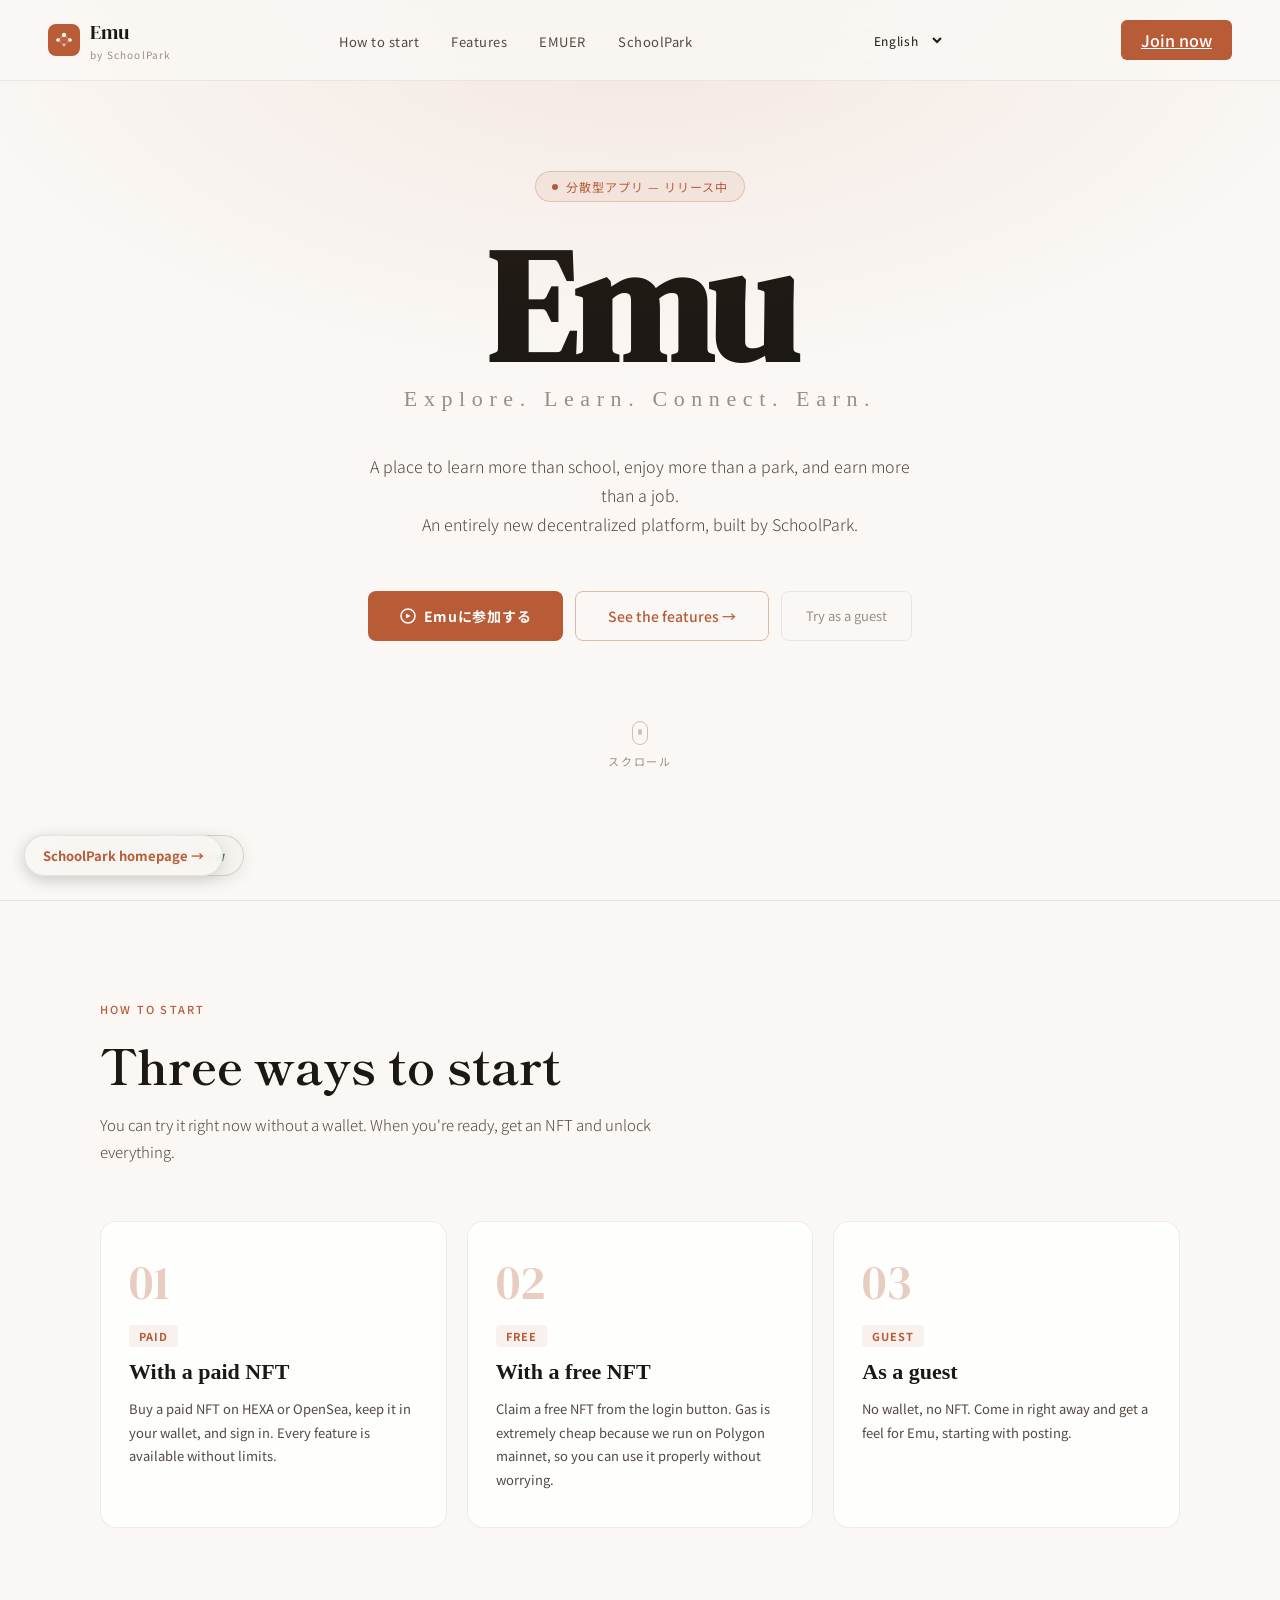
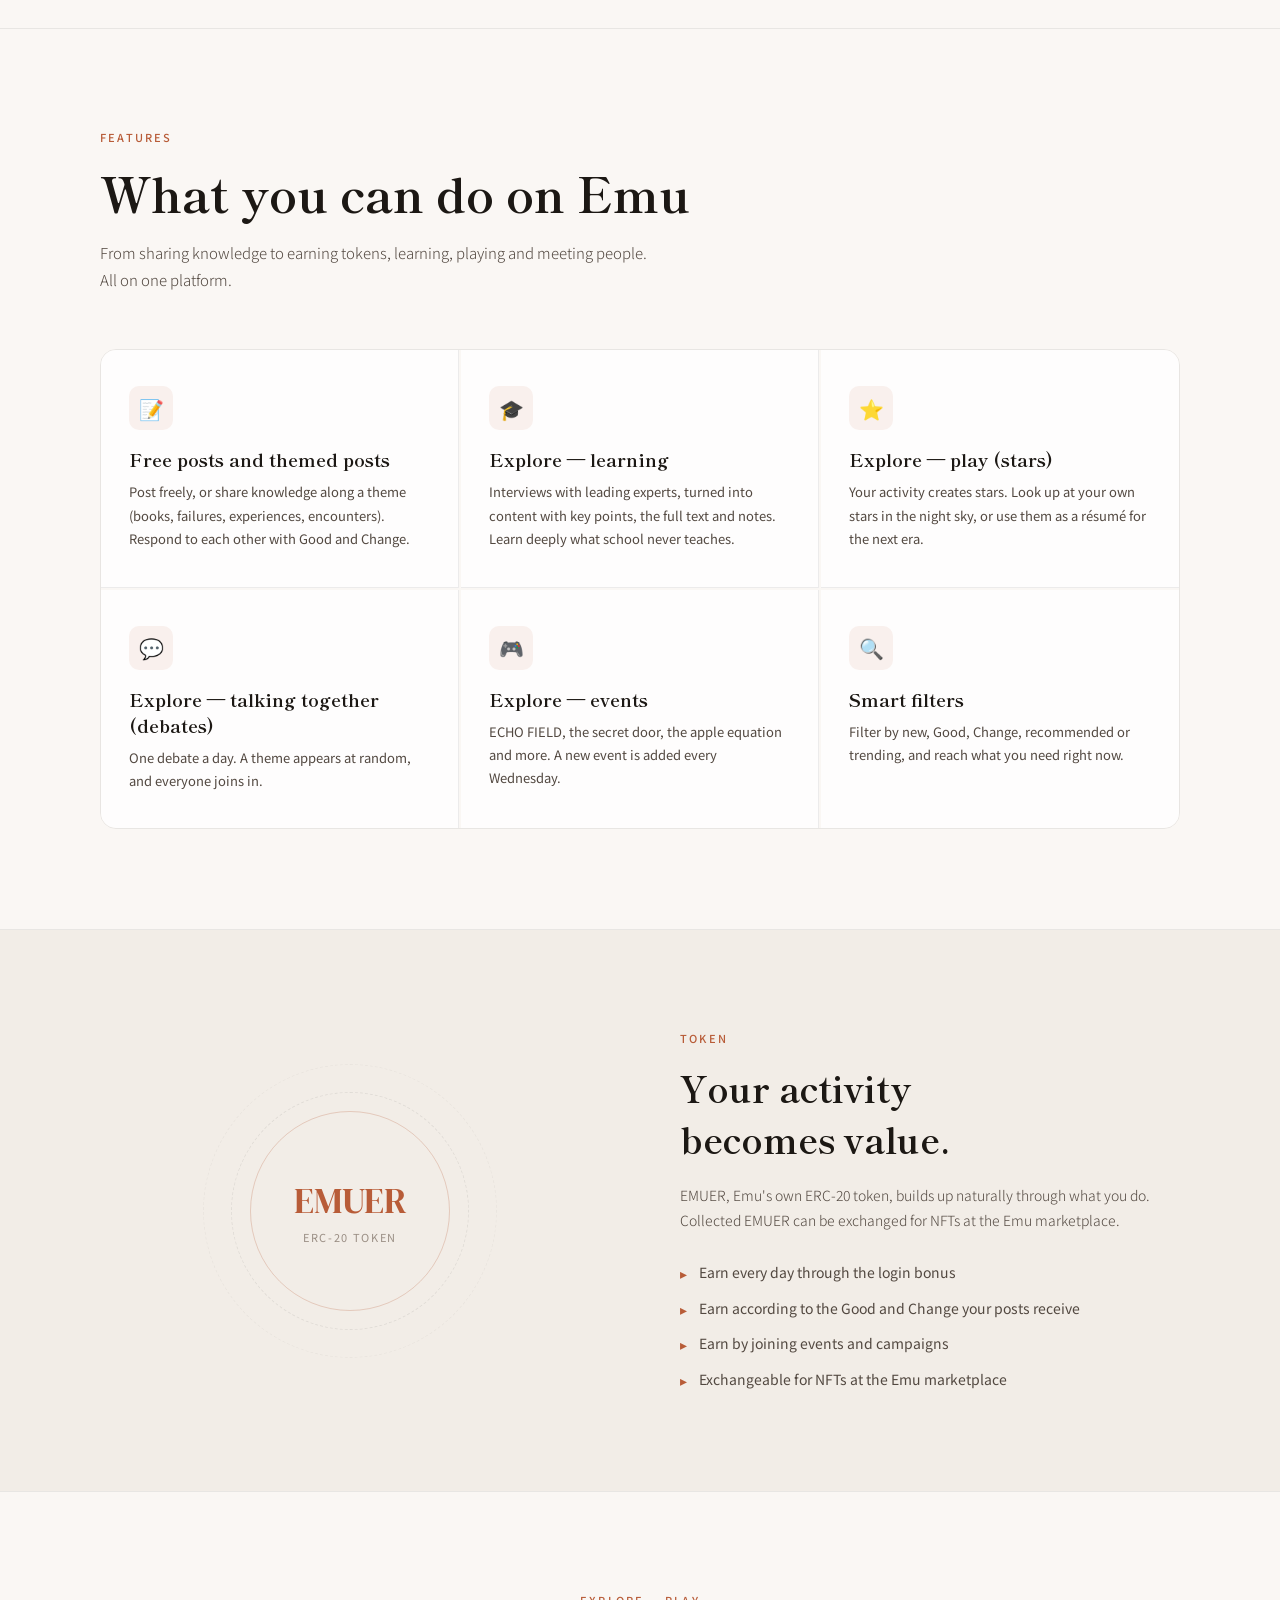
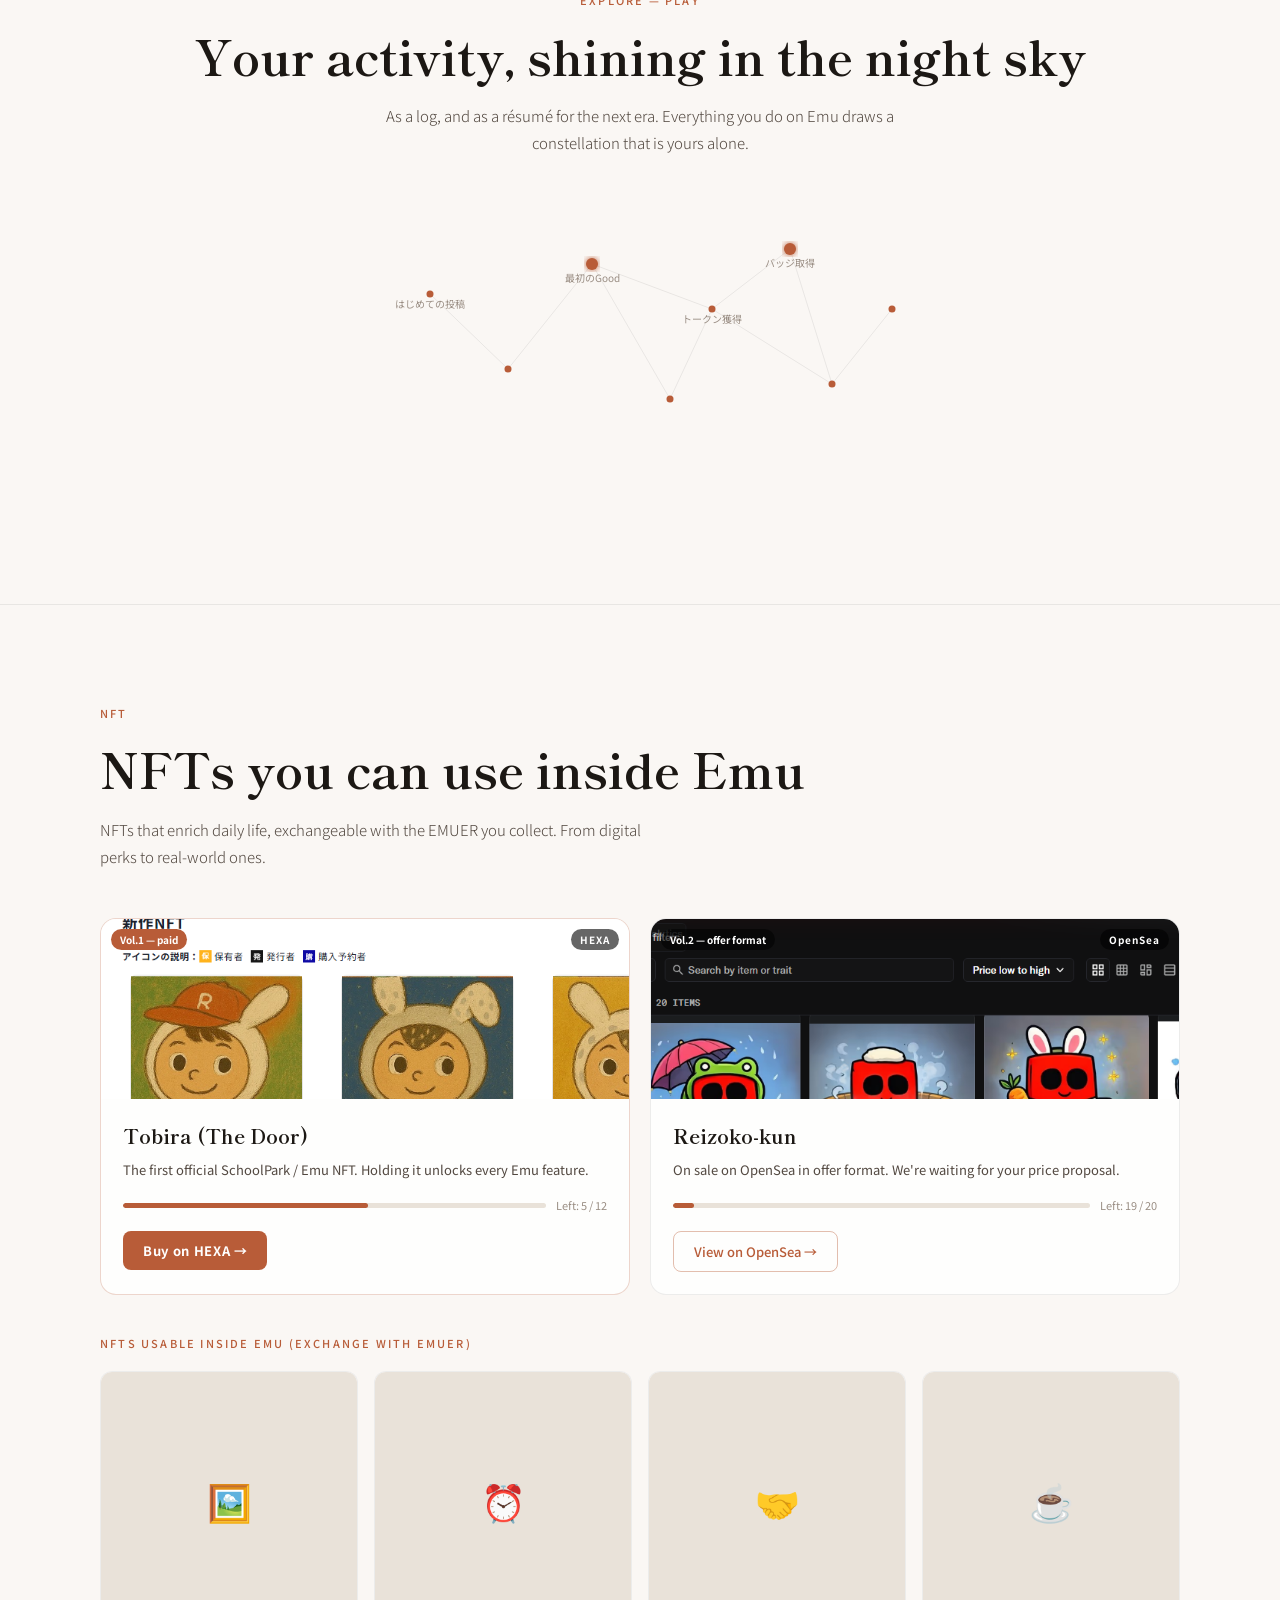
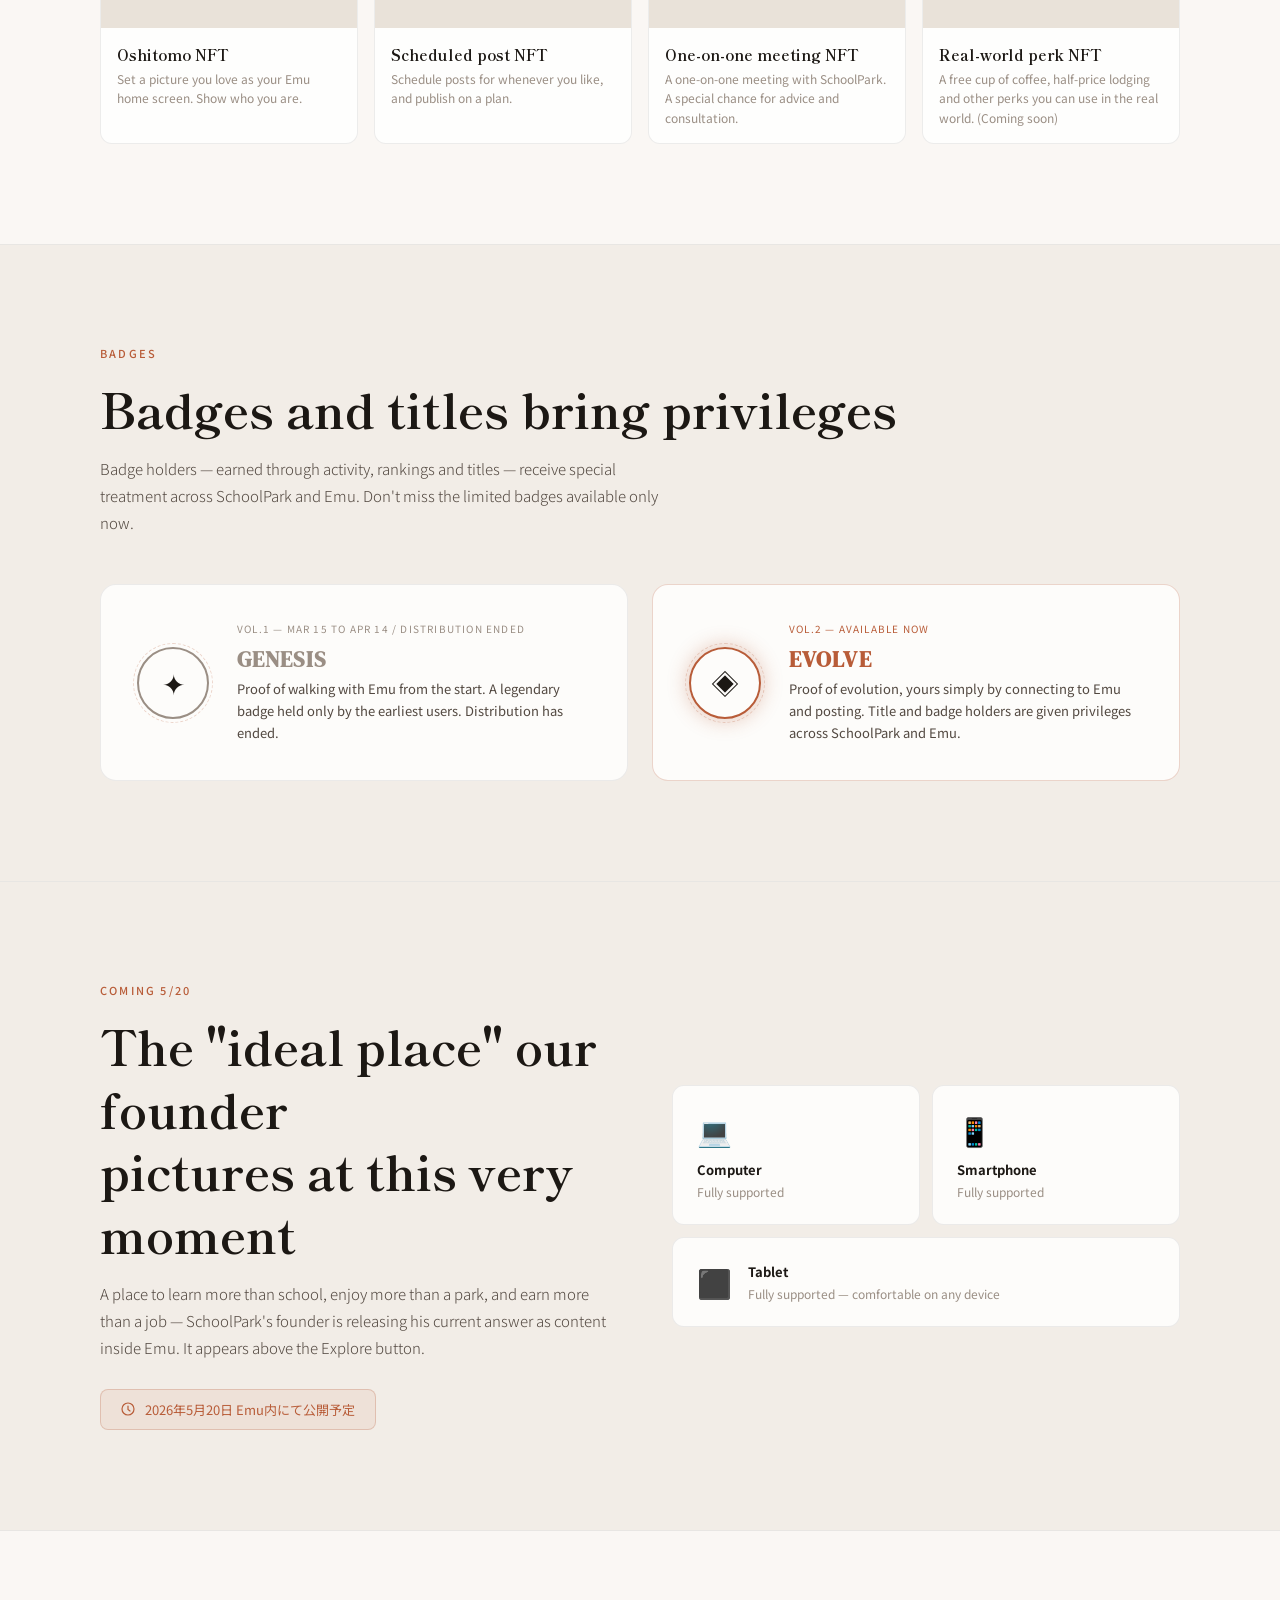
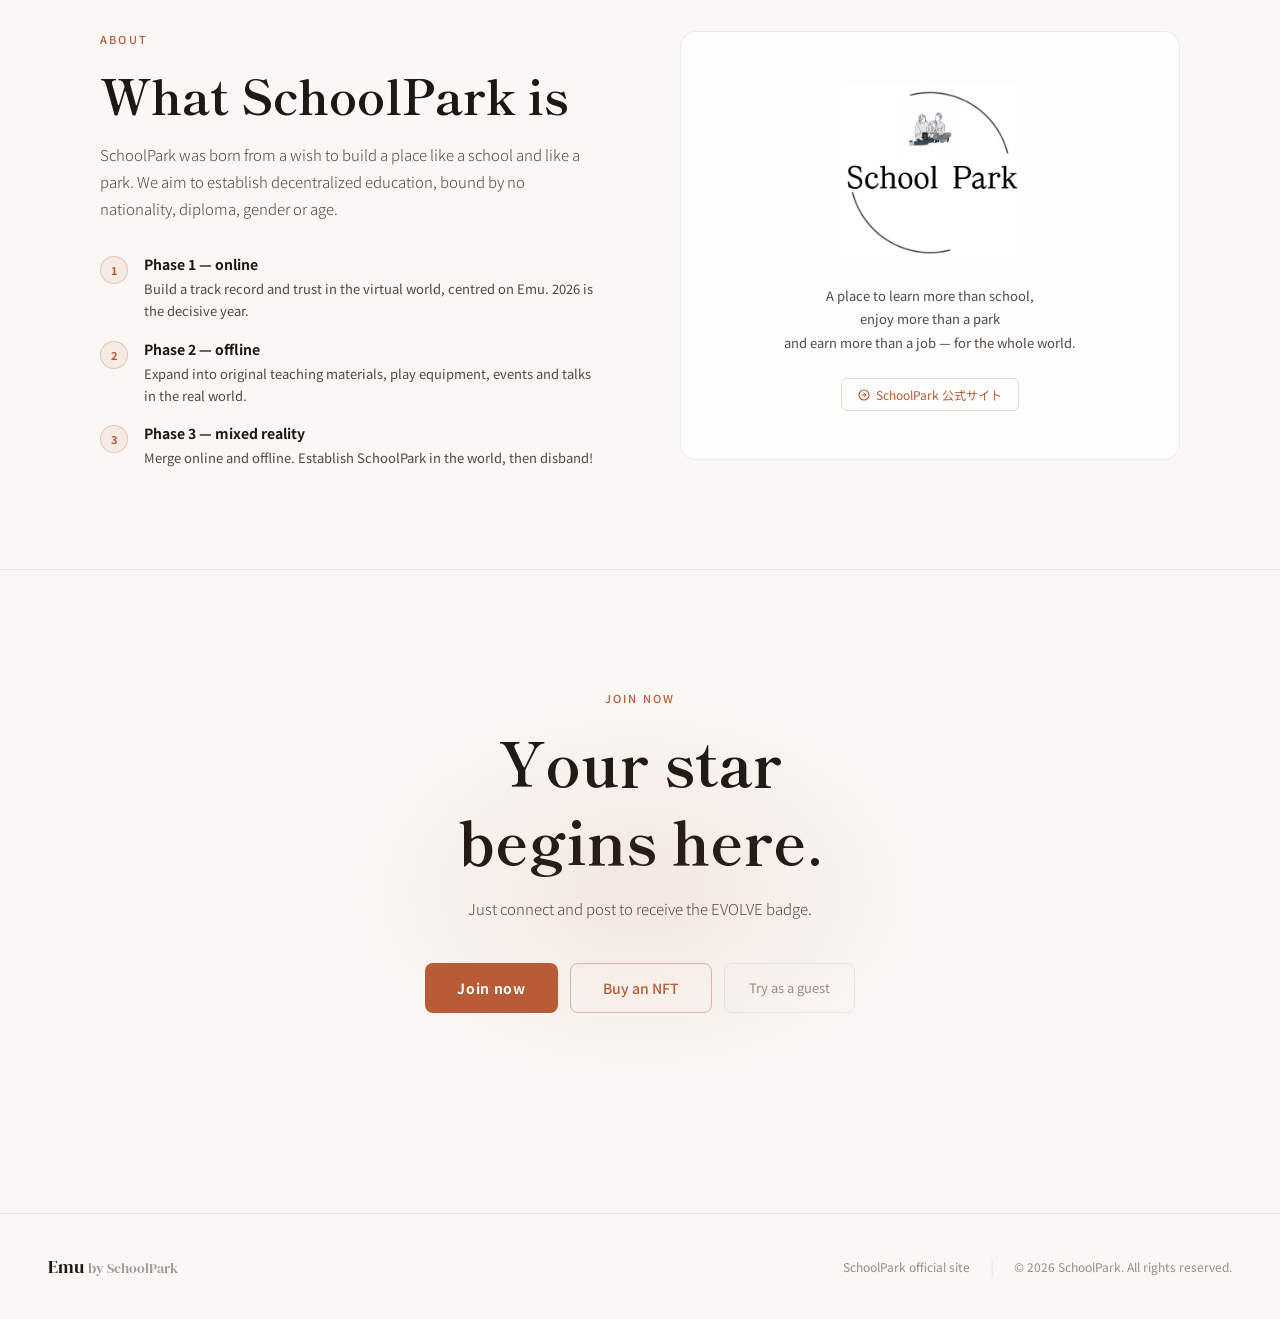
<file: Emu Landing Page.html>
<!DOCTYPE html>
<html lang="ja">
<head>
<meta charset="UTF-8">
<meta name="viewport" content="width=device-width, initial-scale=1.0">
<title>Emu — by SchoolPark</title>
<link rel="preconnect" href="https://fonts.googleapis.com">
<link rel="preconnect" href="https://fonts.gstatic.com" crossorigin>
<link href="https://fonts.googleapis.com/css2?family=Shippori+Mincho+B1:wght@400;500;600;800&family=Noto+Sans+JP:wght@300;400;500;700&family=DM+Serif+Display:ital@0;1&display=swap" rel="stylesheet">

<style>
/* ===== TWEAK DEFAULTS ===== */
:root {
  --bg: #0a0e1a;
  --bg2: #0f1526;
  --bg3: #141c35;
  --text: #f0ebe0;
  --text2: #b8b0a0;
  --text3: #7a7060;
  --accent: #c9a84c;
  --accent2: #e8c96a;
  --accent-rgb: 201,168,76;
  --card: rgba(255,255,255,0.04);
  --card-border: rgba(255,255,255,0.08);
  --nav-bg: rgba(10,14,26,0.85);
  --hero-gradient: radial-gradient(ellipse 80% 60% at 50% 0%, rgba(201,168,76,0.12) 0%, transparent 70%);
  --section-div: rgba(255,255,255,0.07);
  --pill-bg: rgba(201,168,76,0.12);
  --pill-border: rgba(201,168,76,0.3);
  --btn-primary-bg: #c9a84c;
  --btn-primary-text: #0a0e1a;
  --btn-outline-border: rgba(201,168,76,0.5);
  --btn-outline-text: #c9a84c;
  --star-color: #c9a84c;
  --tag-bg: rgba(201,168,76,0.1);
}

/* Theme B: 昼の公園 */
[data-theme="park"] {
  --bg: #f5f2ec;
  --bg2: #ede9e1;
  --bg3: #e4dfd4;
  --text: #1a1714;
  --text2: #4a4540;
  --text3: #8a8278;
  --accent: #4a7c59;
  --accent2: #3d6649;
  --accent-rgb: 74,124,89;
  --card: rgba(255,255,255,0.7);
  --card-border: rgba(0,0,0,0.07);
  --nav-bg: rgba(245,242,236,0.88);
  --hero-gradient: radial-gradient(ellipse 80% 60% at 50% 0%, rgba(74,124,89,0.1) 0%, transparent 70%);
  --section-div: rgba(0,0,0,0.07);
  --pill-bg: rgba(74,124,89,0.08);
  --pill-border: rgba(74,124,89,0.25);
  --btn-primary-bg: #4a7c59;
  --btn-primary-text: #fff;
  --btn-outline-border: rgba(74,124,89,0.4);
  --btn-outline-text: #4a7c59;
  --star-color: #4a7c59;
  --tag-bg: rgba(74,124,89,0.08);
}

/* Theme C: 夕暮れ */
[data-theme="dusk"] {
  --bg: #faf7f4;
  --bg2: #f2ede7;
  --bg3: #e9e2d9;
  --text: #1c1814;
  --text2: #524840;
  --text3: #9a8e84;
  --accent: #b85c38;
  --accent2: #d4703f;
  --accent-rgb: 184,92,56;
  --card: rgba(255,255,255,0.8);
  --card-border: rgba(0,0,0,0.07);
  --nav-bg: rgba(250,247,244,0.88);
  --hero-gradient: radial-gradient(ellipse 80% 60% at 50% 0%, rgba(184,92,56,0.1) 0%, transparent 70%);
  --section-div: rgba(0,0,0,0.07);
  --pill-bg: rgba(184,92,56,0.08);
  --pill-border: rgba(184,92,56,0.25);
  --btn-primary-bg: #b85c38;
  --btn-primary-text: #fff;
  --btn-outline-border: rgba(184,92,56,0.4);
  --btn-outline-text: #b85c38;
  --star-color: #b85c38;
  --tag-bg: rgba(184,92,56,0.08);
}

* { margin: 0; padding: 0; box-sizing: border-box; }

html { scroll-behavior: smooth; }

body {
  background: var(--bg);
  color: var(--text);
  font-family: 'Noto Sans JP', sans-serif;
  font-weight: 400;
  transition: background 0.5s, color 0.5s;
  overflow-x: hidden;
}

/* ===== NAV ===== */
nav {
  position: fixed;
  top: 0; left: 0; right: 0;
  z-index: 100;
  display: flex;
  align-items: center;
  justify-content: space-between;
  padding: 18px 48px;
  background: var(--nav-bg);
  backdrop-filter: blur(16px);
  border-bottom: 1px solid var(--section-div);
  transition: background 0.5s, border-color 0.5s;
}

.nav-logo {
  display: flex;
  align-items: center;
  gap: 10px;
}

.nav-logo-mark {
  width: 32px; height: 32px;
  border-radius: 8px;
  background: var(--accent);
  display: flex; align-items: center; justify-content: center;
  font-family: 'DM Serif Display', serif;
  font-size: 18px;
  color: var(--btn-primary-text);
  transition: background 0.5s, color 0.5s;
}

.nav-logo-text {
  font-family: 'DM Serif Display', serif;
  font-size: 20px;
  color: var(--text);
  transition: color 0.5s;
}

.nav-sub {
  font-size: 10px;
  letter-spacing: 0.12em;
  color: var(--text3);
  font-weight: 400;
  margin-top: 1px;
  transition: color 0.5s;
}

.nav-links {
  display: flex;
  gap: 32px;
  list-style: none;
}

.nav-links a {
  font-size: 13px;
  color: var(--text2);
  text-decoration: none;
  letter-spacing: 0.04em;
  transition: color 0.2s;
}
.nav-links a:hover { color: var(--accent); }

.nav-cta {
  background: var(--btn-primary-bg);
  color: var(--btn-primary-text) !important;
  padding: 8px 20px;
  border-radius: 6px;
  font-weight: 500;
  transition: opacity 0.2s !important;
}
.nav-cta:hover { opacity: 0.85 !important; }

/* ===== HERO ===== */
.hero {
  min-height: 100vh;
  display: flex;
  flex-direction: column;
  align-items: center;
  justify-content: center;
  text-align: center;
  padding: 120px 24px 80px;
  position: relative;
  overflow: hidden;
}

.hero::before {
  content: '';
  position: absolute;
  inset: 0;
  background: var(--hero-gradient);
  pointer-events: none;
  transition: background 0.5s;
}

.stars-bg {
  position: absolute;
  inset: 0;
  pointer-events: none;
  opacity: 1;
  transition: opacity 0.5s;
}

[data-theme="park"] .stars-bg,
[data-theme="dusk"] .stars-bg { opacity: 0; }

.star-dot {
  position: absolute;
  border-radius: 50%;
  background: var(--accent);
  animation: twinkle var(--dur, 3s) ease-in-out infinite var(--delay, 0s);
}

@keyframes twinkle {
  0%, 100% { opacity: var(--opa, 0.4); transform: scale(1); }
  50% { opacity: 0.1; transform: scale(0.6); }
}

.hero-badge {
  display: inline-flex;
  align-items: center;
  gap: 8px;
  padding: 6px 16px;
  border-radius: 100px;
  background: var(--pill-bg);
  border: 1px solid var(--pill-border);
  font-size: 12px;
  letter-spacing: 0.08em;
  color: var(--accent);
  margin-bottom: 32px;
  transition: all 0.5s;
}

.hero-badge-dot {
  width: 6px; height: 6px;
  border-radius: 50%;
  background: var(--accent);
  animation: pulse 2s ease-in-out infinite;
}
@keyframes pulse {
  0%,100%{opacity:1;transform:scale(1);}
  50%{opacity:0.5;transform:scale(0.8);}
}

.hero-title {
  font-family: 'DM Serif Display', serif;
  font-size: clamp(72px, 14vw, 160px);
  line-height: 0.9;
  letter-spacing: -0.02em;
  color: var(--text);
  margin-bottom: 8px;
  transition: color 0.5s;
}

.hero-title-jp {
  font-family: 'Shippori Mincho B1', serif;
  font-size: clamp(16px, 2vw, 22px);
  font-weight: 400;
  color: var(--text3);
  letter-spacing: 0.3em;
  margin-bottom: 40px;
  transition: color 0.5s;
}

.hero-desc {
  max-width: 560px;
  font-size: 16px;
  line-height: 1.8;
  color: var(--text2);
  margin-bottom: 52px;
  font-weight: 300;
  transition: color 0.5s;
}

.hero-btns {
  display: flex;
  gap: 12px;
  flex-wrap: wrap;
  justify-content: center;
  margin-bottom: 80px;
}

.btn-primary {
  background: var(--btn-primary-bg);
  color: var(--btn-primary-text);
  padding: 14px 32px;
  border-radius: 8px;
  font-size: 14px;
  font-weight: 700;
  letter-spacing: 0.05em;
  border: none;
  cursor: pointer;
  text-decoration: none;
  transition: opacity 0.2s, transform 0.15s;
  display: inline-flex; align-items: center; gap: 8px;
}
.btn-primary:hover { opacity: 0.85; transform: translateY(-1px); }

.btn-outline {
  background: transparent;
  color: var(--btn-outline-text);
  padding: 14px 32px;
  border-radius: 8px;
  font-size: 14px;
  font-weight: 500;
  border: 1px solid var(--btn-outline-border);
  cursor: pointer;
  text-decoration: none;
  transition: all 0.2s;
  display: inline-flex; align-items: center; gap: 8px;
}
.btn-outline:hover { background: var(--pill-bg); transform: translateY(-1px); }

.btn-ghost {
  background: transparent;
  color: var(--text3);
  padding: 14px 24px;
  border-radius: 8px;
  font-size: 13px;
  font-weight: 400;
  border: 1px solid var(--card-border);
  cursor: pointer;
  text-decoration: none;
  transition: all 0.2s;
}
.btn-ghost:hover { color: var(--text2); background: var(--card); }

.hero-scroll {
  display: flex;
  flex-direction: column;
  align-items: center;
  gap: 8px;
  color: var(--text3);
  font-size: 11px;
  letter-spacing: 0.15em;
  text-transform: uppercase;
  animation: bounce 2s ease-in-out infinite;
  transition: color 0.5s;
}
.hero-scroll svg { opacity: 0.5; }
@keyframes bounce { 0%,100%{transform:translateY(0);} 50%{transform:translateY(6px);} }

/* ===== SECTIONS ===== */
section { padding: 100px 24px; }

.section-inner {
  max-width: 1080px;
  margin: 0 auto;
}

.section-label {
  font-size: 11px;
  letter-spacing: 0.2em;
  text-transform: uppercase;
  color: var(--accent);
  margin-bottom: 16px;
  font-weight: 500;
  transition: color 0.5s;
}

.section-title {
  font-family: 'Shippori Mincho B1', serif;
  font-size: clamp(28px, 4vw, 48px);
  line-height: 1.3;
  color: var(--text);
  margin-bottom: 16px;
  transition: color 0.5s;
}

.section-sub {
  font-size: 15px;
  color: var(--text2);
  line-height: 1.8;
  max-width: 560px;
  font-weight: 300;
  transition: color 0.5s;
}

.divider {
  width: 100%;
  height: 1px;
  background: var(--section-div);
  transition: background 0.5s;
}

/* ===== HOW TO START ===== */
.start-grid {
  display: grid;
  grid-template-columns: repeat(3, 1fr);
  gap: 20px;
  margin-top: 56px;
}

.start-card {
  background: var(--card);
  border: 1px solid var(--card-border);
  border-radius: 16px;
  padding: 36px 28px;
  transition: all 0.3s, background 0.5s, border-color 0.5s;
  position: relative;
  overflow: hidden;
}
.start-card:hover { transform: translateY(-4px); border-color: var(--pill-border); }

.start-card::before {
  content: '';
  position: absolute;
  top: 0; left: 0; right: 0;
  height: 2px;
  background: var(--accent);
  opacity: 0;
  transition: opacity 0.3s;
}
.start-card:hover::before { opacity: 1; }

.start-num {
  font-family: 'DM Serif Display', serif;
  font-size: 48px;
  color: var(--accent);
  opacity: 0.3;
  line-height: 1;
  margin-bottom: 16px;
  transition: color 0.5s;
}

.start-tag {
  display: inline-block;
  padding: 3px 10px;
  border-radius: 4px;
  background: var(--tag-bg);
  color: var(--accent);
  font-size: 11px;
  letter-spacing: 0.08em;
  font-weight: 700;
  margin-bottom: 12px;
  transition: all 0.5s;
}

.start-card h3 {
  font-family: 'Shippori Mincho B1', serif;
  font-size: 22px;
  font-weight: 600;
  color: var(--text);
  margin-bottom: 12px;
  transition: color 0.5s;
}

.start-card p {
  font-size: 13px;
  line-height: 1.8;
  color: var(--text2);
  transition: color 0.5s;
}

/* ===== FEATURES ===== */
.features-grid {
  display: grid;
  grid-template-columns: repeat(3, 1fr);
  gap: 2px;
  margin-top: 56px;
  border: 1px solid var(--card-border);
  border-radius: 16px;
  overflow: hidden;
  transition: border-color 0.5s;
}

.feature-item {
  background: var(--card);
  padding: 36px 28px;
  border-right: 1px solid var(--card-border);
  border-bottom: 1px solid var(--card-border);
  transition: all 0.3s, background 0.5s, border-color 0.5s;
}
.feature-item:hover { background: var(--bg3); }
.feature-item:nth-child(3n) { border-right: none; }
.feature-item:nth-child(n+4) { border-bottom: none; }

.feature-icon {
  width: 44px; height: 44px;
  border-radius: 10px;
  background: var(--pill-bg);
  display: flex; align-items: center; justify-content: center;
  font-size: 20px;
  margin-bottom: 16px;
  transition: background 0.5s;
}

.feature-item h3 {
  font-family: 'Shippori Mincho B1', serif;
  font-size: 18px;
  color: var(--text);
  margin-bottom: 8px;
  transition: color 0.5s;
}

.feature-item p {
  font-size: 13px;
  line-height: 1.8;
  color: var(--text2);
  transition: color 0.5s;
}

/* ===== TOKEN ===== */
.token-section {
  background: var(--bg2);
  transition: background 0.5s;
}

.token-inner {
  display: grid;
  grid-template-columns: 1fr 1fr;
  gap: 80px;
  align-items: center;
  max-width: 1080px;
  margin: 0 auto;
}

.token-visual {
  position: relative;
  display: flex;
  align-items: center;
  justify-content: center;
  height: 320px;
}

.token-circle {
  width: 200px; height: 200px;
  border-radius: 50%;
  border: 1px solid var(--pill-border);
  display: flex; align-items: center; justify-content: center;
  flex-direction: column;
  position: relative;
  transition: border-color 0.5s;
}

.token-circle::before {
  content: '';
  position: absolute;
  inset: -20px;
  border-radius: 50%;
  border: 1px dashed var(--card-border);
  animation: rotate 20s linear infinite;
  transition: border-color 0.5s;
}
.token-circle::after {
  content: '';
  position: absolute;
  inset: -48px;
  border-radius: 50%;
  border: 1px dashed var(--card-border);
  opacity: 0.5;
  animation: rotate 30s linear infinite reverse;
  transition: border-color 0.5s;
}
@keyframes rotate { from{transform:rotate(0deg);} to{transform:rotate(360deg);} }

.token-name {
  font-family: 'DM Serif Display', serif;
  font-size: 36px;
  color: var(--accent);
  transition: color 0.5s;
}
.token-sub {
  font-size: 11px;
  letter-spacing: 0.15em;
  color: var(--text3);
  margin-top: 4px;
  transition: color 0.5s;
}

.token-orbit-dot {
  position: absolute;
  width: 10px; height: 10px;
  border-radius: 50%;
  background: var(--accent);
  top: 50%; left: 50%;
  transform-origin: 0 0;
  transition: background 0.5s;
}

.token-content h2 {
  font-family: 'Shippori Mincho B1', serif;
  font-size: 36px;
  color: var(--text);
  margin-bottom: 20px;
  line-height: 1.4;
  transition: color 0.5s;
}

.token-ways {
  list-style: none;
  margin-top: 28px;
  display: flex;
  flex-direction: column;
  gap: 12px;
}

.token-ways li {
  display: flex;
  align-items: flex-start;
  gap: 12px;
  font-size: 14px;
  color: var(--text2);
  line-height: 1.6;
  transition: color 0.5s;
}

.token-ways li::before {
  content: '▸';
  color: var(--accent);
  margin-top: 1px;
  flex-shrink: 0;
  transition: color 0.5s;
}

/* ===== STARS ===== */
.stars-section {
  text-align: center;
}

.star-constellation {
  position: relative;
  width: 100%;
  max-width: 600px;
  height: 300px;
  margin: 48px auto 0;
}

.star-node {
  position: absolute;
  width: 8px; height: 8px;
  border-radius: 50%;
  background: var(--accent);
  transform: translate(-50%, -50%);
  cursor: pointer;
  transition: transform 0.2s, background 0.5s;
}
.star-node:hover { transform: translate(-50%, -50%) scale(2.5); }

.star-node.big { width: 14px; height: 14px; }
.star-node.glow {
  box-shadow: 0 0 12px 4px rgba(var(--accent-rgb), 0.4);
}

.star-label {
  position: absolute;
  font-size: 10px;
  color: var(--text3);
  white-space: nowrap;
  transform: translate(-50%, 100%);
  padding-top: 6px;
  letter-spacing: 0.08em;
  transition: color 0.5s;
}

/* ===== NFT CARDS ===== */
.nft-grid {
  display: grid;
  grid-template-columns: repeat(4, 1fr);
  gap: 16px;
  margin-top: 48px;
}

.nft-card {
  background: var(--card);
  border: 1px solid var(--card-border);
  border-radius: 12px;
  overflow: hidden;
  transition: all 0.3s, background 0.5s, border-color 0.5s;
}
.nft-card:hover { transform: translateY(-4px); border-color: var(--pill-border); }

.nft-img {
  width: 100%;
  aspect-ratio: 1;
  background: var(--bg3);
  display: flex; align-items: center; justify-content: center;
  font-size: 36px;
  transition: background 0.5s;
}

.nft-info {
  padding: 16px;
}

.nft-info h4 {
  font-family: 'Shippori Mincho B1', serif;
  font-size: 15px;
  color: var(--text);
  margin-bottom: 4px;
  transition: color 0.5s;
}

.nft-info p {
  font-size: 12px;
  color: var(--text3);
  line-height: 1.6;
  transition: color 0.5s;
}

/* ===== BADGES ===== */
.badges-section {
  background: var(--bg2);
  transition: background 0.5s;
}

.badges-flex {
  display: flex;
  gap: 24px;
  margin-top: 48px;
}

.badge-card {
  flex: 1;
  background: var(--card);
  border: 1px solid var(--card-border);
  border-radius: 16px;
  padding: 36px;
  display: flex;
  align-items: center;
  gap: 28px;
  transition: all 0.3s, background 0.5s, border-color 0.5s;
}
.badge-card:hover { border-color: var(--pill-border); }

.badge-icon-wrap {
  width: 72px; height: 72px;
  border-radius: 50%;
  border: 2px solid var(--accent);
  display: flex; align-items: center; justify-content: center;
  font-size: 28px;
  flex-shrink: 0;
  position: relative;
  transition: border-color 0.5s;
}

.badge-icon-wrap::before {
  content: '';
  position: absolute;
  inset: -6px;
  border-radius: 50%;
  border: 1px dashed var(--pill-border);
  transition: border-color 0.5s;
}

.badge-card h3 {
  font-family: 'DM Serif Display', serif;
  font-size: 22px;
  color: var(--accent);
  margin-bottom: 4px;
  letter-spacing: 0.05em;
  transition: color 0.5s;
}

.badge-card .badge-tag {
  font-size: 10px;
  letter-spacing: 0.12em;
  color: var(--text3);
  margin-bottom: 8px;
  text-transform: uppercase;
  transition: color 0.5s;
}

.badge-card p {
  font-size: 13px;
  color: var(--text2);
  line-height: 1.7;
  transition: color 0.5s;
}

/* ===== ABOUT ===== */
.about-grid {
  display: grid;
  grid-template-columns: 1fr 1fr;
  gap: 80px;
  align-items: start;
  max-width: 1080px;
  margin: 0 auto;
}

.about-logo-wrap {
  background: var(--card);
  border: 1px solid var(--card-border);
  border-radius: 16px;
  padding: 48px;
  display: flex;
  flex-direction: column;
  align-items: center;
  gap: 24px;
  transition: all 0.5s;
}

.about-logo-wrap img {
  width: 180px;
  filter: var(--logo-filter, none);
  transition: filter 0.5s;
}

[data-theme="night"] .about-logo-wrap img { filter: invert(1) brightness(0.85); }

.about-phases {
  display: flex;
  flex-direction: column;
  gap: 16px;
  margin-top: 32px;
}

.phase-item {
  display: flex;
  gap: 16px;
  align-items: flex-start;
}

.phase-num {
  width: 28px; height: 28px;
  border-radius: 50%;
  background: var(--pill-bg);
  border: 1px solid var(--pill-border);
  display: flex; align-items: center; justify-content: center;
  font-size: 11px;
  font-weight: 700;
  color: var(--accent);
  flex-shrink: 0;
  margin-top: 2px;
  transition: all 0.5s;
}

.phase-text h4 {
  font-size: 14px;
  font-weight: 700;
  color: var(--text);
  margin-bottom: 4px;
  transition: color 0.5s;
}
.phase-text p {
  font-size: 13px;
  color: var(--text2);
  line-height: 1.7;
  transition: color 0.5s;
}

/* ===== CTA ===== */
.cta-section {
  text-align: center;
  padding: 120px 24px;
  position: relative;
  overflow: hidden;
}

.cta-section::before {
  content: '';
  position: absolute;
  top: 50%; left: 50%;
  transform: translate(-50%, -50%);
  width: 600px; height: 400px;
  border-radius: 50%;
  background: radial-gradient(ellipse, rgba(var(--accent-rgb), 0.1) 0%, transparent 70%);
  pointer-events: none;
  transition: background 0.5s;
}

.cta-title {
  font-family: 'Shippori Mincho B1', serif;
  font-size: clamp(32px, 5vw, 60px);
  color: var(--text);
  margin-bottom: 20px;
  line-height: 1.3;
  transition: color 0.5s;
}

.cta-sub {
  font-size: 15px;
  color: var(--text2);
  margin-bottom: 44px;
  font-weight: 300;
  transition: color 0.5s;
}

/* ===== FOOTER ===== */
footer {
  border-top: 1px solid var(--section-div);
  padding: 40px 48px;
  display: flex;
  align-items: center;
  justify-content: space-between;
  transition: border-color 0.5s;
}

.footer-left {
  font-family: 'DM Serif Display', serif;
  font-size: 18px;
  color: var(--text);
  transition: color 0.5s;
}

.footer-copy {
  font-size: 12px;
  color: var(--text3);
  transition: color 0.5s;
}

/* ===== TWEAKS ===== */
#tweaks-panel {
  display: none;
  position: fixed;
  bottom: 24px; right: 24px;
  z-index: 9999;
  background: #1a1d26;
  border: 1px solid rgba(255,255,255,0.1);
  border-radius: 14px;
  padding: 20px;
  min-width: 240px;
  box-shadow: 0 20px 60px rgba(0,0,0,0.4);
  color: #f0ebe0;
  font-family: 'Noto Sans JP', sans-serif;
}

#tweaks-panel.active { display: block; }

.tweaks-title {
  font-size: 11px;
  letter-spacing: 0.15em;
  text-transform: uppercase;
  color: #7a7060;
  margin-bottom: 16px;
  font-weight: 500;
}

.tweaks-label {
  font-size: 11px;
  color: #b8b0a0;
  margin-bottom: 8px;
  margin-top: 16px;
  letter-spacing: 0.05em;
}

.theme-btns {
  display: flex;
  gap: 8px;
}

.theme-btn {
  flex: 1;
  padding: 8px 4px;
  border-radius: 8px;
  border: 1px solid rgba(255,255,255,0.1);
  background: transparent;
  cursor: pointer;
  font-size: 11px;
  text-align: center;
  color: #b8b0a0;
  transition: all 0.2s;
  font-family: 'Noto Sans JP', sans-serif;
}

.theme-btn:hover { border-color: rgba(255,255,255,0.3); color: #f0ebe0; }
.theme-btn.active { border-color: #c9a84c; color: #c9a84c; background: rgba(201,168,76,0.08); }

.theme-swatch {
  width: 20px; height: 20px;
  border-radius: 4px;
  margin: 0 auto 6px;
}

/* ===== RESPONSIVE ===== */
@media (max-width: 768px) {
  nav { padding: 16px 20px; }
  .nav-links { display: none; }
  .start-grid, .features-grid { grid-template-columns: 1fr; }
  .feature-item:nth-child(n) { border-right: none; border-bottom: 1px solid var(--card-border); }
  .feature-item:last-child { border-bottom: none; }
  .token-inner, .about-grid { grid-template-columns: 1fr; gap: 40px; }
  .nft-grid { grid-template-columns: repeat(2, 1fr); }
  .badges-flex { flex-direction: column; }
  footer { flex-direction: column; gap: 12px; text-align: center; }
}
</style>
<script>window.CHES_TITLE_KEY = "emu.doc.title";</script>
<script src="i18n.js" defer></script>
<script src="i18n-emu.js" defer></script>
<style>.lang-select{background:transparent;border:1px solid rgba(255,255,255,.25);color:inherit;border-radius:6px;padding:6px 9px;font-size:12px;letter-spacing:.06em;cursor:pointer;font-family:inherit;margin-right:8px;}
.lang-select option{background:#14120f;color:#fff;}</style>
<style>
@media (max-width:640px){
  /* グリッド／フレックスの子は既定で min-width:auto のため、英語の長い一文が
     縮まずページごと横に広がっていた。縮めるようにし、長い語も折り返す。 */
  [style*="grid-template-columns"], [style*="grid-template-columns"] > *,
  [style*="display:flex"] > * { min-width:0; }
  [style*="grid-template-columns"] { overflow-wrap:anywhere; }
}
</style>
</head>
<body data-theme="dusk">

<!-- BACK TO EMU BUTTON -->
<a href="Emu Landing Page.html" style="
  position:fixed;bottom:24px;left:24px;z-index:300;
  display:inline-flex;align-items:center;gap:8px;
  background:rgba(245,242,236,0.92);backdrop-filter:blur(12px);
  border:1px solid rgba(74,124,89,0.25);color:#4a7c59;
  padding:10px 18px;border-radius:100px;
  font-size:13px;font-weight:700;text-decoration:none;
  box-shadow:0 4px 16px rgba(0,0,0,0.08);
  transition:all 0.2s;
" onmouseover="this.style.transform='translateY(-2px)'" onmouseout="this.style.transform='none'" data-i18n="emu.001">
  ← Emuの資料へ戻る
</a>

<!-- BACK TO SCHOOLPARK BUTTON -->
<a href="index.html" style="
  position:fixed;bottom:24px;left:24px;z-index:300;
  display:inline-flex;align-items:center;gap:8px;
  background:var(--nav-bg);backdrop-filter:blur(12px);
  border:1px solid var(--card-border);color:var(--accent);
  padding:10px 18px;border-radius:100px;
  font-size:13px;font-weight:700;text-decoration:none;
  box-shadow:0 4px 16px rgba(0,0,0,0.12);
  transition:all 0.2s;
" onmouseover="this.style.transform='translateY(-2px)'" onmouseout="this.style.transform='none'" data-i18n="emu.002">
  SchoolParkのホームページ →
</a>

<!-- NAV -->
<nav>
  <div class="nav-logo">
    <div class="nav-logo-mark">
      <svg width="20" height="20" viewBox="0 0 20 20" fill="none">
        <circle cx="4" cy="10" r="1.8" fill="currentColor"/>
        <circle cx="10" cy="5" r="2.2" fill="currentColor" opacity="0.9"/>
        <circle cx="16" cy="10" r="1.8" fill="currentColor"/>
        <circle cx="10" cy="15" r="1.4" fill="currentColor" opacity="0.6"/>
        <line x1="4" y1="10" x2="10" y2="5" stroke="currentColor" stroke-width="0.8" opacity="0.5"/>
        <line x1="10" y1="5" x2="16" y2="10" stroke="currentColor" stroke-width="0.8" opacity="0.5"/>
        <line x1="4" y1="10" x2="10" y2="15" stroke="currentColor" stroke-width="0.8" opacity="0.35"/>
        <line x1="16" y1="10" x2="10" y2="15" stroke="currentColor" stroke-width="0.8" opacity="0.35"/>
        <line x1="4" y1="10" x2="16" y2="10" stroke="currentColor" stroke-width="0.8" opacity="0.2"/>
      </svg>
    </div>
    <div>
      <div class="nav-logo-text">Emu</div>
      <div class="nav-sub">by SchoolPark</div>
    </div>
  </div>
  <ul class="nav-links">
    <li><a href="#start" data-i18n="emu.003">はじめかた</a></li>
    <li><a href="#features" data-i18n="emu.004">機能</a></li>
    <li><a href="#token">EMUER</a></li>
    <li><a href="index.html">SchoolPark</a></li>
  </ul>
  <select class="lang-select" data-lang-select aria-label="Language" data-i18n-title="nav.lang"></select>
    <a href="#join" class="nav-cta" style="white-space:nowrap;" data-i18n="emu.005">今すぐ参加</a>
</nav>

<!-- HERO -->
<section class="hero">
  <div class="stars-bg" id="starsBg"></div>

  <div class="hero-badge">
    <div class="hero-badge-dot"></div>
    分散型アプリ — リリース中
  </div>

  <h1 class="hero-title">Emu</h1>
  <p class="hero-title-jp" data-i18n="emu.006">探索する。学ぶ。繋がる。稼ぐ。</p>

  <p class="hero-desc" data-i18n-html="emu.007">
    学校より学べて、公園より楽しめて、会社より稼げる場所。<br>
    SchoolParkが手掛ける、まったく新しい分散型プラットフォーム。
  </p>

  <div class="hero-btns">
    <a href="#start" class="btn-primary">
      <svg width="16" height="16" viewBox="0 0 16 16" fill="none"><circle cx="8" cy="8" r="7" stroke="currentColor" stroke-width="1.5"/><path d="M6 5.5L10.5 8 6 10.5V5.5Z" fill="currentColor"/></svg>
      Emuに参加する
    </a>
    <a href="#features" class="btn-outline" data-i18n="emu.008">機能を見る →</a>
    <a href="#start" class="btn-ghost" data-i18n="emu.009">ゲストで試す</a>
  </div>

  <div class="hero-scroll">
    <svg width="16" height="24" viewBox="0 0 16 24" fill="none"><rect x="6" y="8" width="4" height="6" rx="2" fill="currentColor"/><rect x="0.5" y="0.5" width="15" height="23" rx="7.5" stroke="currentColor" stroke-width="1"/></svg>
    スクロール
  </div>
</section>

<div class="divider"></div>

<!-- HOW TO START -->
<section id="start">
  <div class="section-inner">
    <p class="section-label">How to Start</p>
    <h2 class="section-title" data-i18n="emu.010">3つのはじめかた</h2>
    <p class="section-sub" data-i18n="emu.011">ウォレットなしで今すぐ試せます。準備ができたら、NFTを手に入れてフル機能を解放しましょう。</p>

    <div class="start-grid">
      <div class="start-card">
        <div class="start-num">01</div>
        <div class="start-tag">PAID</div>
        <h3 data-i18n="emu.012">有料NFTユーザー</h3>
        <p data-i18n="emu.013">HEXAまたはOpenSeaにて有料NFTを購入し、ウォレットに入れた状態でログイン。すべての機能を制限なく利用できます。</p>
      </div>
      <div class="start-card">
        <div class="start-num">02</div>
        <div class="start-tag">FREE</div>
        <h3 data-i18n="emu.014">無料NFTユーザー</h3>
        <p data-i18n="emu.015">ログインボタンから無料NFTを受け取り。ガス代はPolygonメインネット採用のため超格安。気軽に本格利用が可能。</p>
      </div>
      <div class="start-card">
        <div class="start-num">03</div>
        <div class="start-tag">GUEST</div>
        <h3 data-i18n="emu.016">ゲストユーザー</h3>
        <p data-i18n="emu.017">ウォレット接続もNFTも不要。今すぐ気軽に入れます。投稿機能を中心にEmuの雰囲気をまず体験してみましょう。</p>
      </div>
    </div>
  </div>
</section>

<div class="divider"></div>

<!-- FEATURES -->
<section id="features">
  <div class="section-inner">
    <p class="section-label">Features</p>
    <h2 class="section-title" data-i18n="emu.018">Emuでできること</h2>
    <p class="section-sub" data-i18n="emu.019">知識の共有から、トークン獲得、学び、遊び、そして出会いまで。すべてがひとつのプラットフォームに。</p>

    <div class="features-grid">
      <div class="feature-item">
        <div class="feature-icon">📝</div>
        <h3 data-i18n="emu.020">自由投稿 & テーマ投稿</h3>
        <p data-i18n="emu.021">自由に投稿するか、テーマ（本・失敗・経験・出会い）に沿った投稿で知識を共有。GoodとChangeで評価し合う。</p>
      </div>
      <div class="feature-item">
        <div class="feature-icon">🎓</div>
        <h3 data-i18n="emu.022">探索・学び</h3>
        <p data-i18n="emu.023">第一線の専門家へのインタビューを要点・本文・補足でコンテンツ化。学校では教えてくれないことを深く学ぶ。</p>
      </div>
      <div class="feature-item">
        <div class="feature-icon">⭐</div>
        <h3 data-i18n="emu.024">探索・遊び（星）</h3>
        <p data-i18n="emu.025">自分の活動や行動で星が生まれる。夜空に浮かぶ自分の星を眺めたり、次世代の履歴書として活用したり。</p>
      </div>
      <div class="feature-item">
        <div class="feature-icon">💬</div>
        <h3 data-i18n="emu.026">探索・交流（議論）</h3>
        <p data-i18n="emu.027">１日１議論。ランダムで表示されるテーマをもとに、みんなでわいわい議論しよう。</p>
      </div>
      <div class="feature-item">
        <div class="feature-icon">🎮</div>
        <h3 data-i18n="emu.028">探索・イベント</h3>
        <p data-i18n="emu.029">ECHO FIELD、秘密のとびら、林檎の方程式など。毎週水曜日に新イベントが追加される。</p>
      </div>
      <div class="feature-item">
        <div class="feature-icon">🔍</div>
        <h3 data-i18n="emu.030">スマートフィルター</h3>
        <p data-i18n="emu.031">新規・Good・Change・おすすめ・トレンドのフィルターで、今の自分に必要な情報へ素早くアクセス。</p>
      </div>
    </div>
  </div>
</section>

<div class="divider"></div>

<!-- TOKEN -->
<section id="token" class="token-section">
  <div class="token-inner">
    <div class="token-visual">
      <div class="token-circle">
        <div class="token-name">EMUER</div>
        <div class="token-sub">ERC-20 TOKEN</div>
      </div>
      <svg id="orbitSvg" style="position:absolute;inset:0;width:100%;height:100%;pointer-events:none;"></svg>
    </div>

    <div class="token-content">
      <p class="section-label">Token</p>
      <h2 data-i18n-html="emu.032">活動が、<br>価値になる。</h2>
      <p style="font-size:14px;color:var(--text2);line-height:1.8;font-weight:300;transition:color 0.5s;" data-i18n="emu.033">Emu独自のERC-20トークン「EMUER」は、あなたの活動や行動によって自然と蓄積されます。集めたEMUERはEmu内取引所でNFTと交換可能。</p>

      <ul class="token-ways">
        <li data-i18n="emu.034">ログインボーナスで毎日獲得</li>
        <li data-i18n="emu.035">自分の投稿へのGood・Changeの数に応じて獲得</li>
        <li data-i18n="emu.036">イベントやキャンペーンへの参加で獲得</li>
        <li data-i18n="emu.037">Emu内取引所でNFTと交換可能</li>
      </ul>
    </div>
  </div>
</section>

<div class="divider"></div>

<!-- STARS VISUAL -->
<section>
  <div class="section-inner" style="text-align:center;">
    <p class="section-label" data-i18n="emu.038">探索・遊び</p>
    <h2 class="section-title" data-i18n="emu.039">あなたの活動が、夜空に輝く</h2>
    <p class="section-sub" style="margin:0 auto;" data-i18n="emu.040">ログとして、また次世代の履歴書として。Emu上での行動がひとつひとつ、あなただけの星座を描いていきます。</p>

    <div class="star-constellation" id="constellation">
      <svg id="constellationSvg" style="position:absolute;inset:0;width:100%;height:100%;"></svg>
    </div>
  </div>
</section>

<div class="divider"></div>

<!-- NFT -->
<section id="nft">
  <div class="section-inner">
    <p class="section-label">NFT</p>
    <h2 class="section-title" data-i18n="emu.041">Emu内で使えるNFT</h2>
    <p class="section-sub" data-i18n="emu.042">集めたEMUERで交換できる、暮らしを豊かにするNFTたち。デジタルから現実世界の特典まで。</p>

    <!-- 公式NFT販売中 -->
    <div style="display:grid;grid-template-columns:1fr 1fr;gap:20px;margin-top:48px;margin-bottom:40px;">
      <!-- 第1弾 とびら -->
      <div style="background:var(--card);border:1px solid var(--pill-border);border-radius:16px;overflow:hidden;transition:all 0.5s;">
        <div style="height:180px;overflow:hidden;position:relative;">
          <img src="pasted-1776756474395-0.png" style="position:absolute;height:480px;width:auto;top:-195px;left:-75px;" alt="とびら NFT">
          <span style="position:absolute;top:10px;right:10px;background:rgba(0,0,0,0.6);color:#fff;font-size:10px;font-weight:700;letter-spacing:0.1em;padding:3px 9px;border-radius:100px;">HEXA</span>
          <span style="position:absolute;top:10px;left:10px;background:var(--btn-primary-bg);color:var(--btn-primary-text);font-size:10px;font-weight:700;padding:3px 9px;border-radius:100px;" data-i18n="emu.043">第1弾 — 有料</span>
        </div>
        <div style="padding:22px;">
          <h4 style="font-family:'Shippori Mincho B1',serif;font-size:20px;color:var(--text);margin-bottom:8px;transition:color 0.5s;" data-i18n="emu.044">とびら</h4>
          <p style="font-size:13px;color:var(--text2);line-height:1.8;margin-bottom:16px;transition:color 0.5s;" data-i18n="emu.045">SchoolPark/Emu公式第1弾NFT。保有でEmuのフル機能が解放されます。</p>
          <!-- stock bar -->
          <div style="display:flex;align-items:center;gap:10px;margin-bottom:18px;">
            <div style="flex:1;height:5px;border-radius:3px;background:var(--bg3);overflow:hidden;transition:background 0.5s;">
              <div style="width:58%;height:100%;border-radius:3px;background:var(--accent);transition:background 0.5s;"></div>
            </div>
            <span style="font-size:11px;color:var(--text3);white-space:nowrap;transition:color 0.5s;" data-i18n="emu.046">残り 5 / 12</span>
          </div>
          <a href="https://nft.hexanft.com/users/N2IgWc7ul2vOsQ" target="_blank" class="btn-primary" style="font-size:13px;padding:10px 20px;" data-i18n="emu.047">HEXAで購入する →</a>
        </div>
      </div>

      <!-- 第2弾 冷蔵庫くん -->
      <div style="background:var(--card);border:1px solid var(--card-border);border-radius:16px;overflow:hidden;transition:all 0.5s;">
        <div style="height:180px;overflow:hidden;position:relative;">
          <img src="pasted-1776756967728-0.png" style="position:absolute;height:420px;width:auto;top:-105px;left:-275px;" alt="冷蔵庫くん NFT">
          <span style="position:absolute;top:10px;right:10px;background:rgba(0,0,0,0.6);color:#fff;font-size:10px;font-weight:700;letter-spacing:0.1em;padding:3px 9px;border-radius:100px;">OpenSea</span>
          <span style="position:absolute;top:10px;left:10px;background:rgba(0,0,0,0.55);color:#fff;font-size:10px;font-weight:700;padding:3px 9px;border-radius:100px;" data-i18n="emu.048">第2弾 — オファー形式</span>
        </div>
        <div style="padding:22px;">
          <h4 style="font-family:'Shippori Mincho B1',serif;font-size:20px;color:var(--text);margin-bottom:8px;transition:color 0.5s;" data-i18n="emu.049">冷蔵庫くん</h4>
          <p style="font-size:13px;color:var(--text2);line-height:1.8;margin-bottom:16px;transition:color 0.5s;" data-i18n="emu.050">OpenSeaにてオファー形式で販売中。あなたの価格提案をお待ちしています。</p>
          <div style="display:flex;align-items:center;gap:10px;margin-bottom:18px;">
            <div style="flex:1;height:5px;border-radius:3px;background:var(--bg3);overflow:hidden;transition:background 0.5s;">
              <div style="width:5%;height:100%;border-radius:3px;background:var(--accent);transition:background 0.5s;"></div>
            </div>
            <span style="font-size:11px;color:var(--text3);white-space:nowrap;transition:color 0.5s;" data-i18n="emu.051">残り 19 / 20</span>
          </div>
          <a href="https://opensea.io/collection/school-parkemuoffisialnft" target="_blank" class="btn-outline" style="font-size:13px;padding:10px 20px;" data-i18n="emu.052">OpenSeaで見る →</a>
        </div>
      </div>
    </div>

    <!-- Emu内で使えるNFT -->
    <p class="section-label" style="margin-top:12px;" data-i18n="emu.053">Emu内で使えるNFT（EMUERで交換）</p>
    <div class="nft-grid" style="margin-top:20px;">
      <div class="nft-card">
        <div class="nft-img">🖼️</div>
        <div class="nft-info">
          <h4 data-i18n="emu.054">推し共NFT</h4>
          <p data-i18n="emu.055">好きな画像をEmuのメイン画面に登録。あなたらしさを表現。</p>
        </div>
      </div>
      <div class="nft-card">
        <div class="nft-img">⏰</div>
        <div class="nft-info">
          <h4 data-i18n="emu.056">予約投稿NFT</h4>
          <p data-i18n="emu.057">好きな時間に投稿を予約。計画的なコンテンツ配信が可能に。</p>
        </div>
      </div>
      <div class="nft-card">
        <div class="nft-img">🤝</div>
        <div class="nft-info">
          <h4 data-i18n="emu.058">個人面談NFT</h4>
          <p data-i18n="emu.059">SchoolParkとの1on1個人面談。アドバイスや相談ができる特別な機会。</p>
        </div>
      </div>
      <div class="nft-card">
        <div class="nft-img">☕</div>
        <div class="nft-info">
          <h4 data-i18n="emu.060">リアル特典NFT</h4>
          <p data-i18n="emu.061">コーヒー1杯無料、宿泊費半額など、現実世界でも使える特典。（近日公開）</p>
        </div>
      </div>
    </div>
  </div>
</section>

<div class="divider"></div>

<!-- BADGES -->
<section class="badges-section">
  <div class="section-inner">
    <p class="section-label">Badges</p>
    <h2 class="section-title" data-i18n="emu.062">バッジ＆称号で優遇される</h2>
    <p class="section-sub" data-i18n="emu.063">活動・ランキング・称号によって獲得できるバッジ保有者は、SchoolPark及びEmu内で特別な優遇を受けられます。今だけ手に入る限定バッジを逃さずに。</p>

    <div class="badges-flex" style="margin-top:48px;">
      <div class="badge-card" style="opacity:0.5;">
        <div class="badge-icon-wrap" style="border-color:var(--text3);">✦</div>
        <div>
          <div class="badge-tag" style="color:var(--text3);" data-i18n="emu.064">第1弾 — 3/15〜4/14 / 配布終了</div>
          <h3 style="color:var(--text3);">GENESIS</h3>
          <p data-i18n="emu.065">Emuの始まりを共に歩んだ証。最初期ユーザーだけが持つ、伝説のバッジ。配布は終了しました。</p>
        </div>
      </div>
      <div class="badge-card" style="border-color:var(--pill-border);">
        <div class="badge-icon-wrap" style="box-shadow:0 0 18px 4px rgba(var(--accent-rgb),0.25);">◈</div>
        <div>
          <div class="badge-tag" style="color:var(--accent);" data-i18n="emu.066">第2弾 — 現在獲得可能</div>
          <h3>EVOLVE</h3>
          <p data-i18n="emu.067">今すぐEmuに接続して投稿するだけで手に入る進化の証。称号・バッジ保有者はSchoolPark及びEmu内で優遇されます。</p>
        </div>
      </div>
    </div>
  </div>
</section>

<div class="divider"></div>

<!-- 5/20 RELEASE -->
<section style="background:var(--bg2);transition:background 0.5s;">
  <div class="section-inner">
    <div style="display:grid;grid-template-columns:1fr 1fr;gap:64px;align-items:center;">
      <div>
        <p class="section-label">Coming 5/20</p>
        <h2 class="section-title" data-i18n-html="emu.068">代表者が今この瞬間に想う<br>「理想の場所」</h2>
        <p class="section-sub" data-i18n="emu.069">学校より学べて、公園より楽しくて、会社より稼げる場所——SchoolPark代表者が現時点で思い描く答えを、Emu内でコンテンツとしてリリース。探索するボタンの上に追加されます。</p>
        <div style="margin-top:28px;display:inline-flex;align-items:center;gap:10px;padding:10px 20px;border-radius:8px;border:1px solid var(--pill-border);background:var(--pill-bg);font-size:13px;color:var(--accent);transition:all 0.5s;">
          <svg width="14" height="14" viewBox="0 0 14 14" fill="none"><circle cx="7" cy="7" r="6" stroke="currentColor" stroke-width="1.2"/><path d="M7 4v3.5l2 1.5" stroke="currentColor" stroke-width="1.2" stroke-linecap="round"/></svg>
          2026年5月20日 Emu内にて公開予定
        </div>
      </div>
      <div style="display:grid;grid-template-columns:1fr 1fr;gap:12px;">
        <div style="background:var(--card);border:1px solid var(--card-border);border-radius:12px;padding:24px;transition:all 0.5s;">
          <div style="font-size:28px;margin-bottom:10px;">💻</div>
          <div style="font-size:13px;font-weight:700;color:var(--text);margin-bottom:4px;transition:color 0.5s;" data-i18n="emu.070">パソコン</div>
          <div style="font-size:12px;color:var(--text3);transition:color 0.5s;" data-i18n="emu.071">フル対応</div>
        </div>
        <div style="background:var(--card);border:1px solid var(--card-border);border-radius:12px;padding:24px;transition:all 0.5s;">
          <div style="font-size:28px;margin-bottom:10px;">📱</div>
          <div style="font-size:13px;font-weight:700;color:var(--text);margin-bottom:4px;transition:color 0.5s;" data-i18n="emu.072">スマートフォン</div>
          <div style="font-size:12px;color:var(--text3);transition:color 0.5s;" data-i18n="emu.073">フル対応</div>
        </div>
        <div style="background:var(--card);border:1px solid var(--card-border);border-radius:12px;padding:24px;grid-column:span 2;display:flex;align-items:center;gap:16px;transition:all 0.5s;">
          <div style="font-size:28px;">⬛</div>
          <div>
            <div style="font-size:13px;font-weight:700;color:var(--text);margin-bottom:4px;transition:color 0.5s;" data-i18n="emu.074">タブレット</div>
            <div style="font-size:12px;color:var(--text3);transition:color 0.5s;" data-i18n="emu.075">フル対応 — どのデバイスからでも快適に</div>
          </div>
        </div>
      </div>
    </div>
  </div>
</section>

<div class="divider"></div>

<!-- ABOUT -->
<section id="about">
  <div class="about-grid">
    <div>
      <p class="section-label">About</p>
      <h2 class="section-title" data-i18n="emu.076">SchoolParkとは</h2>
      <p class="section-sub" data-i18n="emu.077">学校のような、公園のような場所を作りたい——そんな想いから生まれたSchoolPark。国籍・学歴・性別・年齢、何にも縛られない分散教育の確立を目指します。</p>

      <div class="about-phases">
        <div class="phase-item">
          <div class="phase-num">1</div>
          <div class="phase-text">
            <h4 data-i18n="emu.078">フェーズ1 — オンライン</h4>
            <p data-i18n="emu.079">Emuを中心に、仮想世界での実績と信用を集める。2026年が勝負の年。</p>
          </div>
        </div>
        <div class="phase-item">
          <div class="phase-num">2</div>
          <div class="phase-text">
            <h4 data-i18n="emu.080">フェーズ2 — オフライン</h4>
            <p data-i18n="emu.081">現実世界での独自教材、遊具、イベント、講演会へ展開。</p>
          </div>
        </div>
        <div class="phase-item">
          <div class="phase-num">3</div>
          <div class="phase-text">
            <h4 data-i18n="emu.082">フェーズ3 — 複合現実</h4>
            <p data-i18n="emu.083">オンライン×オフラインを融合。世の中にSchoolParkを確立して、解散！</p>
          </div>
        </div>
      </div>
    </div>

    <div class="about-logo-wrap">
      <img src="logo.jpg" alt="SchoolPark" style="width:180px;border-radius:8px;">
      <p style="font-size:13px;color:var(--text2);text-align:center;line-height:1.8;transition:color 0.5s;" data-i18n-html="emu.084">学校より学べて<br>公園より楽しめて<br>会社より稼げる場所を、世界に。</p>
      <a href="index.html" style="display:inline-flex;align-items:center;gap:6px;font-size:12px;color:var(--accent);text-decoration:none;border:1px solid var(--pill-border);padding:7px 16px;border-radius:6px;transition:all 0.5s;">
        <svg width="12" height="12" viewBox="0 0 12 12" fill="none"><circle cx="6" cy="6" r="5" stroke="currentColor" stroke-width="1.2"/><path d="M4 6h4M6 4l2 2-2 2" stroke="currentColor" stroke-width="1" stroke-linecap="round" stroke-linejoin="round"/></svg>
        SchoolPark 公式サイト
      </a>
    </div>
  </div>
</section>

<div class="divider"></div>

<!-- CTA -->
<section id="join" class="cta-section">
  <div class="section-inner">
    <p class="section-label">Join Now</p>
    <h2 class="cta-title" data-i18n-html="emu.085">あなたの星が、<br>ここから始まる。</h2>
    <p class="cta-sub" data-i18n="emu.086">接続して投稿するだけでEVOLVEバッジが手に入ります。</p>

    <div class="hero-btns">
      <a href="#" class="btn-primary" data-i18n="emu.087">今すぐ参加する</a>
      <a href="#" class="btn-outline" data-i18n="emu.088">NFTを購入する</a>
      <a href="#" class="btn-ghost" data-i18n="emu.089">ゲストで試す</a>
    </div>
  </div>
</section>

<!-- FOOTER -->
<footer>
  <div class="footer-left">Emu <span style="opacity:0.4;font-size:14px;">by SchoolPark</span></div>
  <div style="display:flex;align-items:center;gap:20px;">
    <a href="index.html" style="font-size:12px;color:var(--text3);text-decoration:none;transition:color 0.5s;" data-i18n="emu.090">SchoolPark 公式サイト</a>
    <span style="color:var(--section-div);">|</span>
    <div class="footer-copy">© 2026 SchoolPark. All rights reserved.</div>
  </div>
</footer>

<!-- TWEAKS PANEL -->
<div id="tweaks-panel">
  <div class="tweaks-title">Tweaks</div>

  <div class="tweaks-label" data-i18n="emu.091">テーマ</div>
  <div class="theme-btns">
    <button class="theme-btn active" onclick="setTheme('night')" id="btn-night">
      <div class="theme-swatch" style="background:#0a0e1a;border:1px solid #c9a84c;"></div>
      夜空
    </button>
    <button class="theme-btn" onclick="setTheme('park')" id="btn-park">
      <div class="theme-swatch" style="background:#f5f2ec;border:1px solid #4a7c59;"></div>
      公園
    </button>
    <button class="theme-btn" onclick="setTheme('dusk')" id="btn-dusk">
      <div class="theme-swatch" style="background:#faf7f4;border:1px solid #b85c38;"></div>
      夕暮れ
    </button>
  </div>
</div>

<script>
// ===== STARS BACKGROUND =====
function createStars() {
  const container = document.getElementById('starsBg');
  const count = 80;
  for (let i = 0; i < count; i++) {
    const star = document.createElement('div');
    star.className = 'star-dot';
    const size = Math.random() * 2.5 + 0.5;
    star.style.cssText = `
      width:${size}px;height:${size}px;
      top:${Math.random()*100}%;left:${Math.random()*100}%;
      --dur:${2 + Math.random()*4}s;
      --delay:${Math.random()*5}s;
      --opa:${0.2 + Math.random()*0.5};
    `;
    container.appendChild(star);
  }
}

// ===== CONSTELLATION =====
function drawConstellation() {
  const svg = document.getElementById('constellationSvg');
  const w = 600, h = 300;

  const nodes = [
    {x:0.15,y:0.3,big:false,label:'はじめての投稿'},
    {x:0.28,y:0.55,big:false,label:''},
    {x:0.42,y:0.2,big:true,label:'最初のGood'},
    {x:0.55,y:0.65,big:false,label:''},
    {x:0.62,y:0.35,big:false,label:'トークン獲得'},
    {x:0.75,y:0.15,big:true,label:'バッジ取得'},
    {x:0.82,y:0.6,big:false,label:''},
    {x:0.92,y:0.35,big:false,label:''},
  ];

  const edges = [[0,1],[1,2],[2,3],[3,4],[4,5],[5,6],[6,7],[2,4],[4,6]];

  // draw lines
  edges.forEach(([a,b]) => {
    const n1 = nodes[a], n2 = nodes[b];
    const line = document.createElementNS('http://www.w3.org/2000/svg','line');
    line.setAttribute('x1', n1.x * w);
    line.setAttribute('y1', n1.y * h);
    line.setAttribute('x2', n2.x * w);
    line.setAttribute('y2', n2.y * h);
    line.setAttribute('stroke', 'var(--section-div)');
    line.setAttribute('stroke-width', '1');
    svg.appendChild(line);
  });

  // draw nodes
  nodes.forEach(n => {
    const g = document.createElementNS('http://www.w3.org/2000/svg','g');

    const circle = document.createElementNS('http://www.w3.org/2000/svg','circle');
    circle.setAttribute('cx', n.x * w);
    circle.setAttribute('cy', n.y * h);
    circle.setAttribute('r', n.big ? 6 : 3.5);
    circle.setAttribute('fill', 'var(--accent)');
    if (n.big) {
      circle.setAttribute('filter', 'url(#glow)');
    }
    g.appendChild(circle);

    if (n.label) {
      const text = document.createElementNS('http://www.w3.org/2000/svg','text');
      text.setAttribute('x', n.x * w);
      text.setAttribute('y', n.y * h + (n.big ? 18 : 14));
      text.setAttribute('text-anchor', 'middle');
      text.setAttribute('fill', 'var(--text3)');
      text.setAttribute('font-size', '10');
      text.setAttribute('font-family', 'Noto Sans JP');
      text.textContent = n.label;
      g.appendChild(text);
    }

    svg.appendChild(g);
  });

  // glow filter
  const defs = document.createElementNS('http://www.w3.org/2000/svg','defs');
  defs.innerHTML = `<filter id="glow"><feGaussianBlur stdDeviation="3" result="blur"/><feMerge><feMergeNode in="blur"/><feMergeNode in="SourceGraphic"/></feMerge></filter>`;
  svg.insertBefore(defs, svg.firstChild);
}

// ===== THEME =====
function setTheme(theme) {
  document.body.setAttribute('data-theme', theme);
  document.querySelectorAll('.theme-btn').forEach(b => b.classList.remove('active'));
  document.getElementById('btn-' + theme).classList.add('active');
  localStorage.setItem('emu-theme', theme);
  window.parent.postMessage({type:'__edit_mode_set_keys', edits:{theme}}, '*');
}

const TWEAK_DEFAULTS = /*EDITMODE-BEGIN*/{
  "theme": "dusk"
}/*EDITMODE-END*/;

// ===== TWEAKS LISTENER =====
window.addEventListener('message', e => {
  if (e.data && e.data.type === '__activate_edit_mode') {
    document.getElementById('tweaks-panel').classList.add('active');
  }
  if (e.data && e.data.type === '__deactivate_edit_mode') {
    document.getElementById('tweaks-panel').classList.remove('active');
  }
});
window.parent.postMessage({type:'__edit_mode_available'}, '*');

// ===== INIT =====
(function init() {
  createStars();
  drawConstellation();

  const saved = localStorage.getItem('emu-theme') || TWEAK_DEFAULTS.theme;
  setTheme(saved);

  // scroll reveal
  const observer = new IntersectionObserver(entries => {
    entries.forEach(e => {
      if (e.isIntersecting) {
        e.target.style.opacity = '1';
        e.target.style.transform = 'translateY(0)';
      }
    });
  }, {threshold: 0.1});

  document.querySelectorAll('.start-card, .feature-item, .nft-card, .badge-card, .phase-item').forEach(el => {
    el.style.opacity = '0';
    el.style.transform = 'translateY(20px)';
    el.style.transition = el.style.transition + ', opacity 0.6s ease, transform 0.6s ease';
    observer.observe(el);
  });
})();
</script>
</body>
</html>
</file>
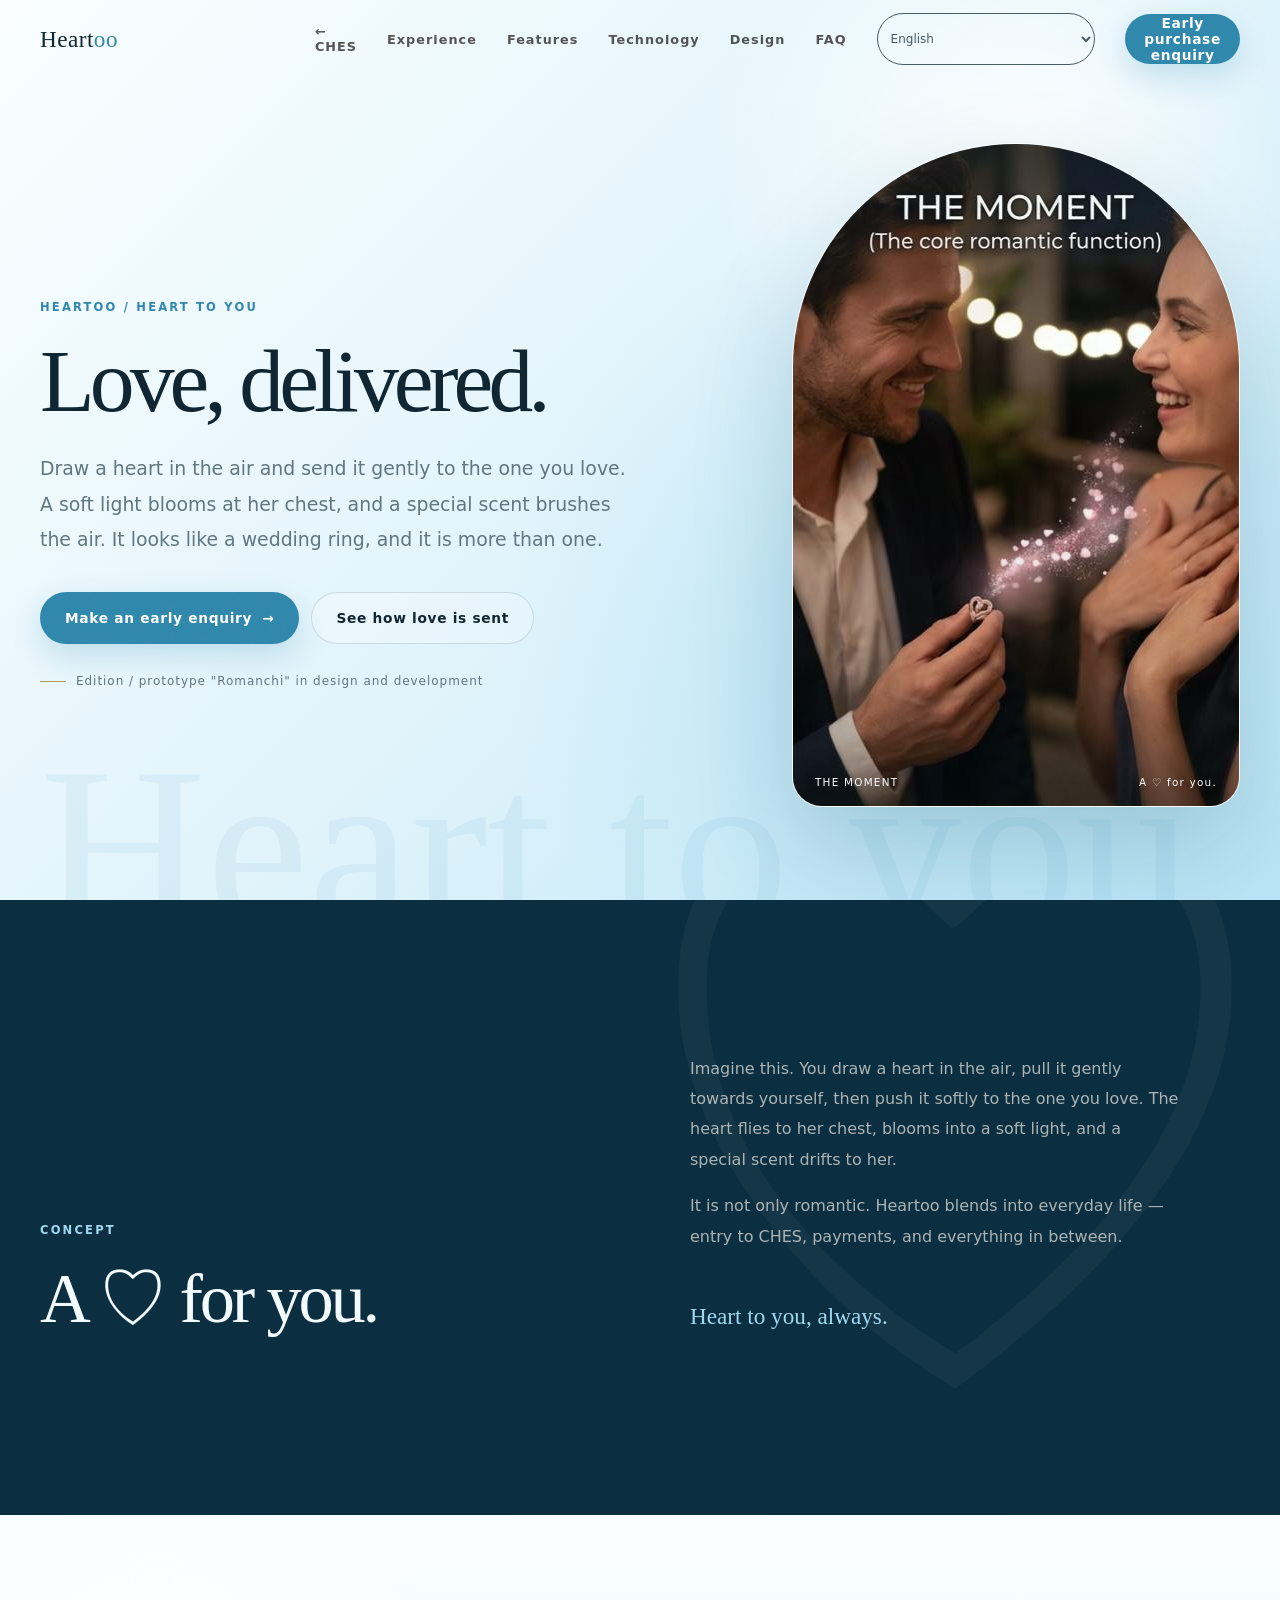
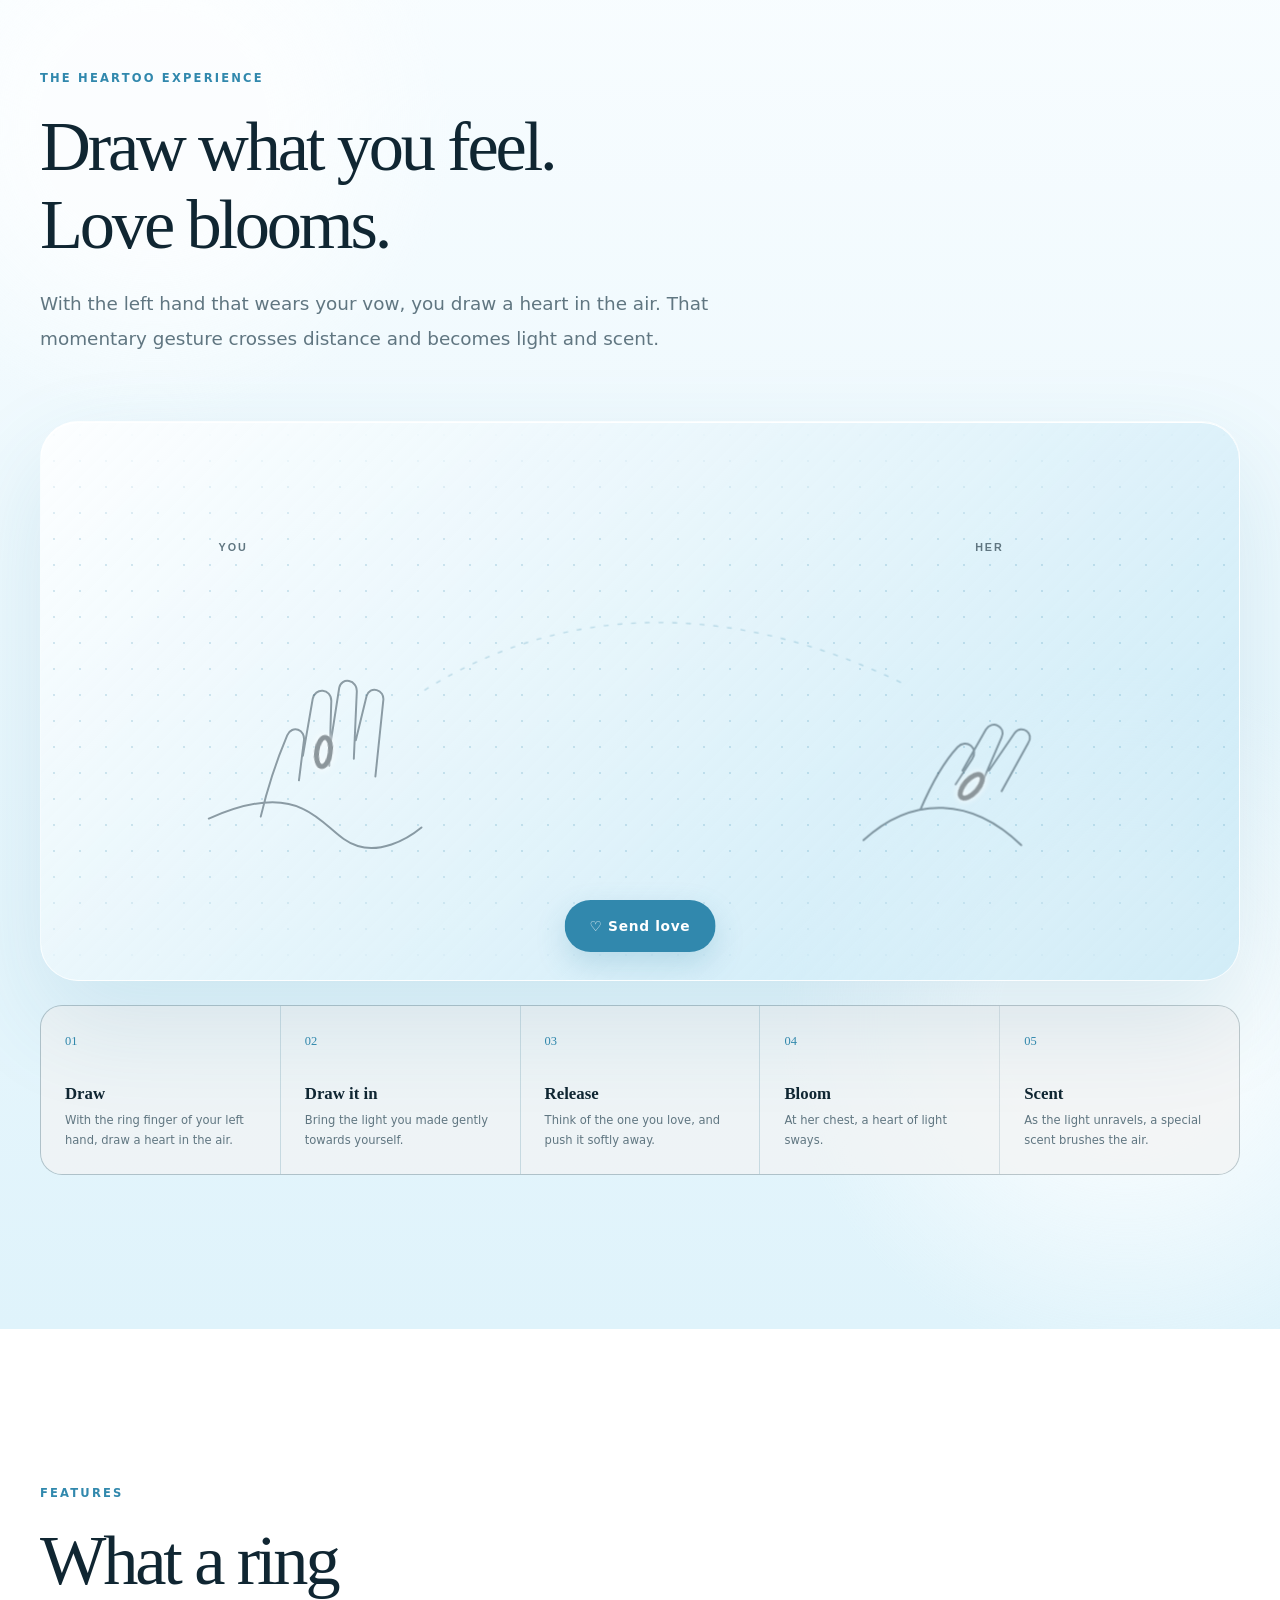
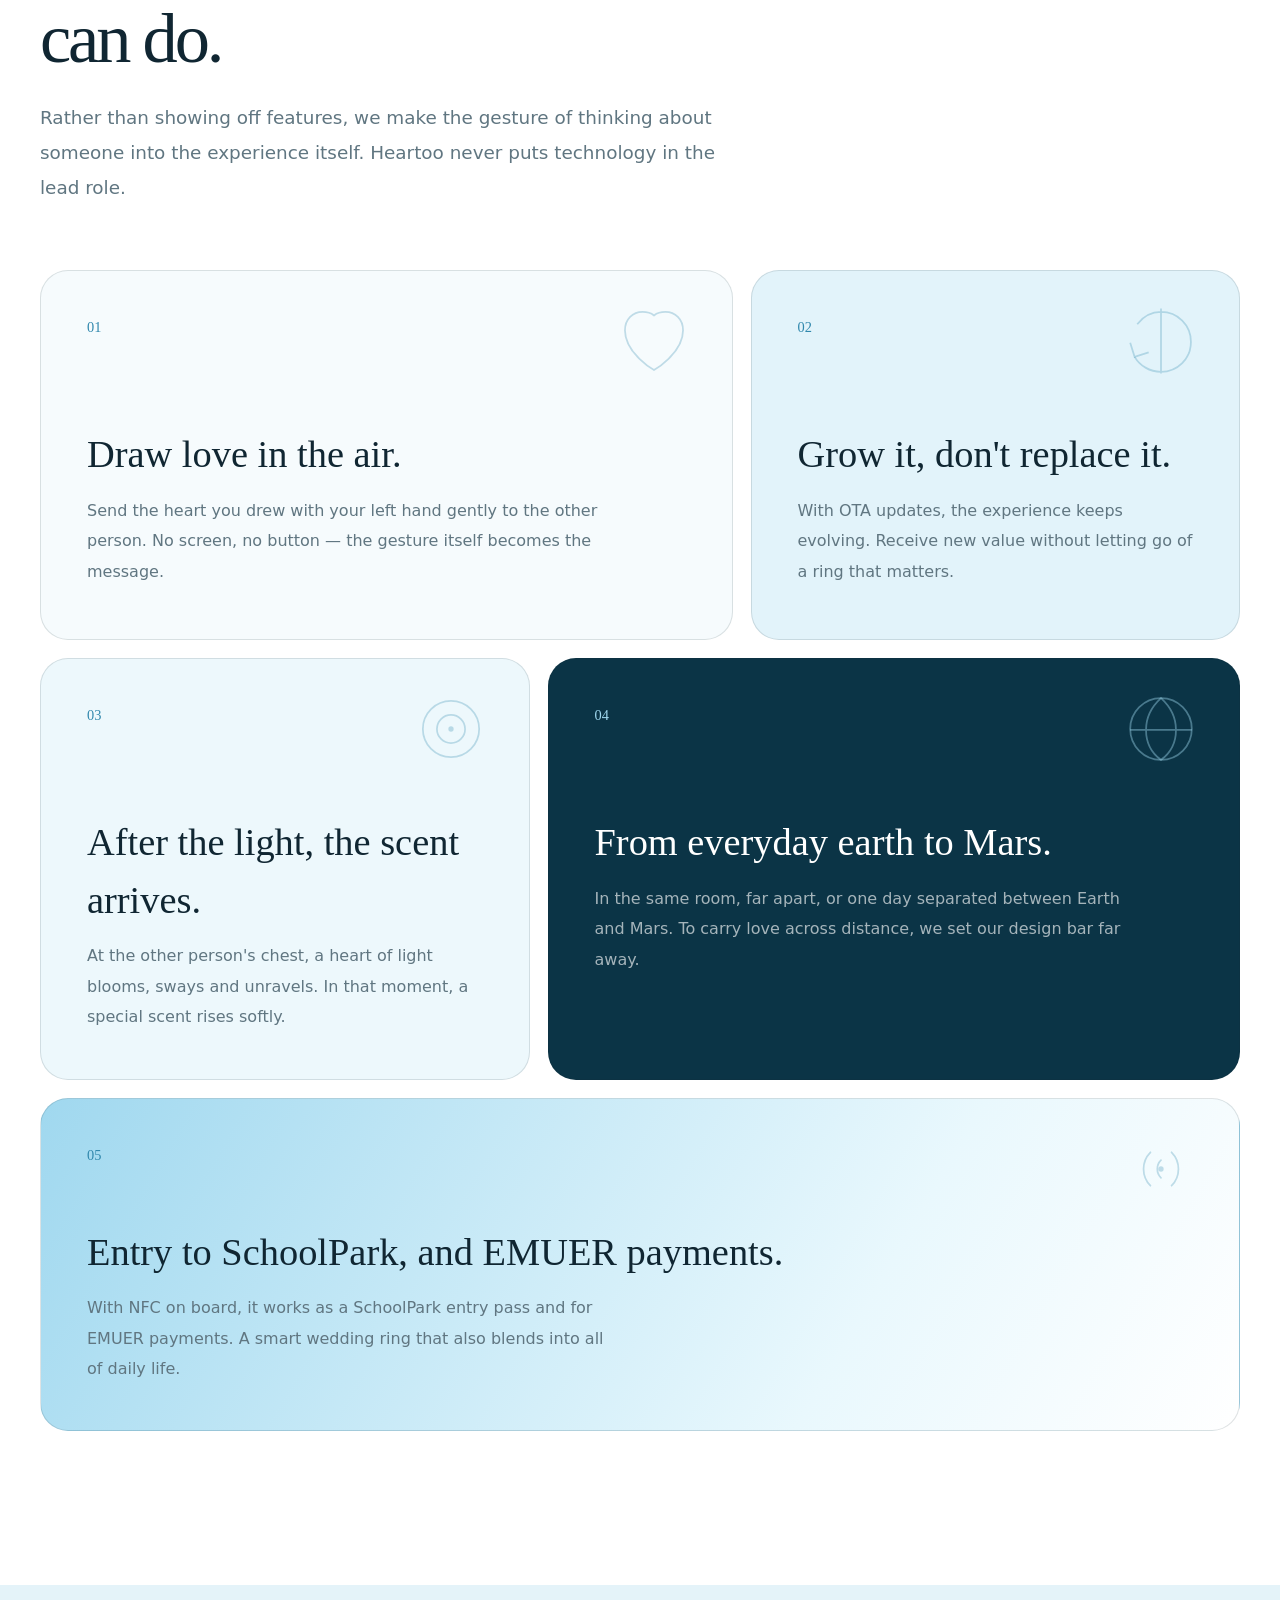
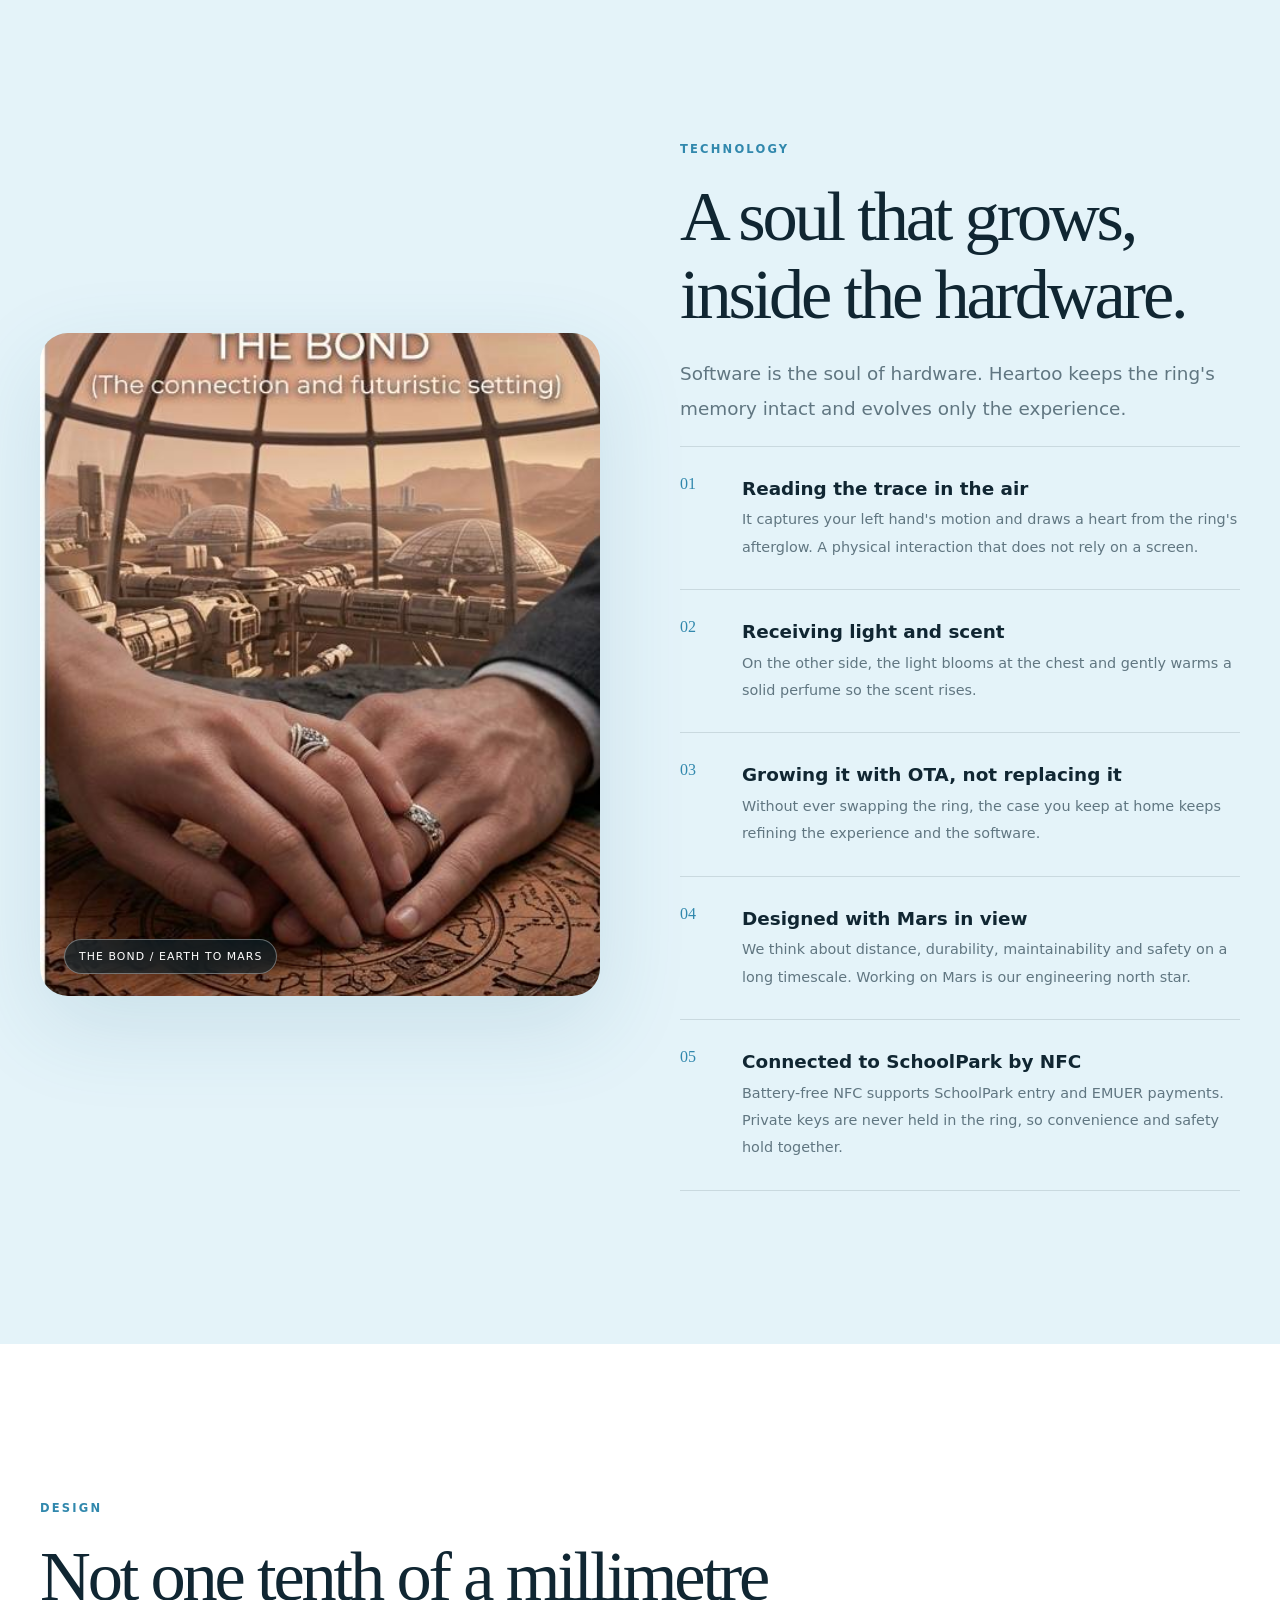
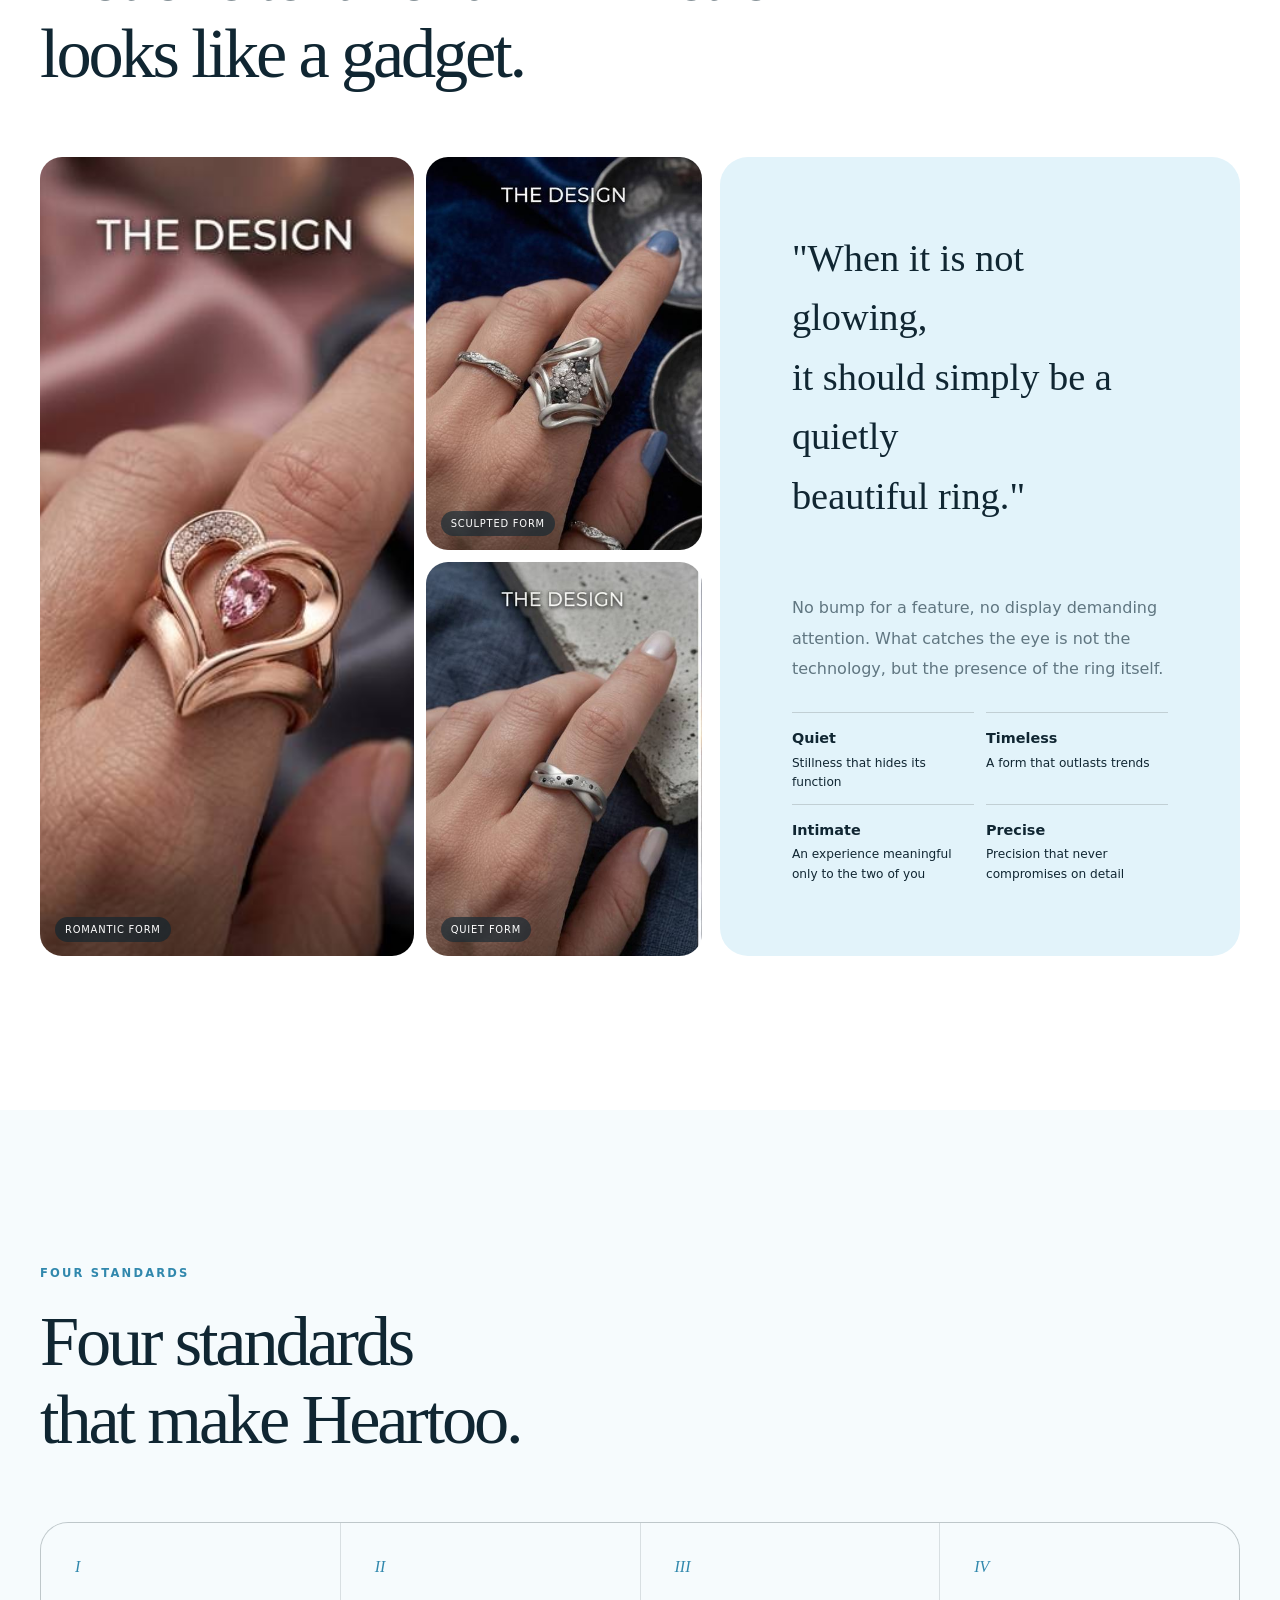
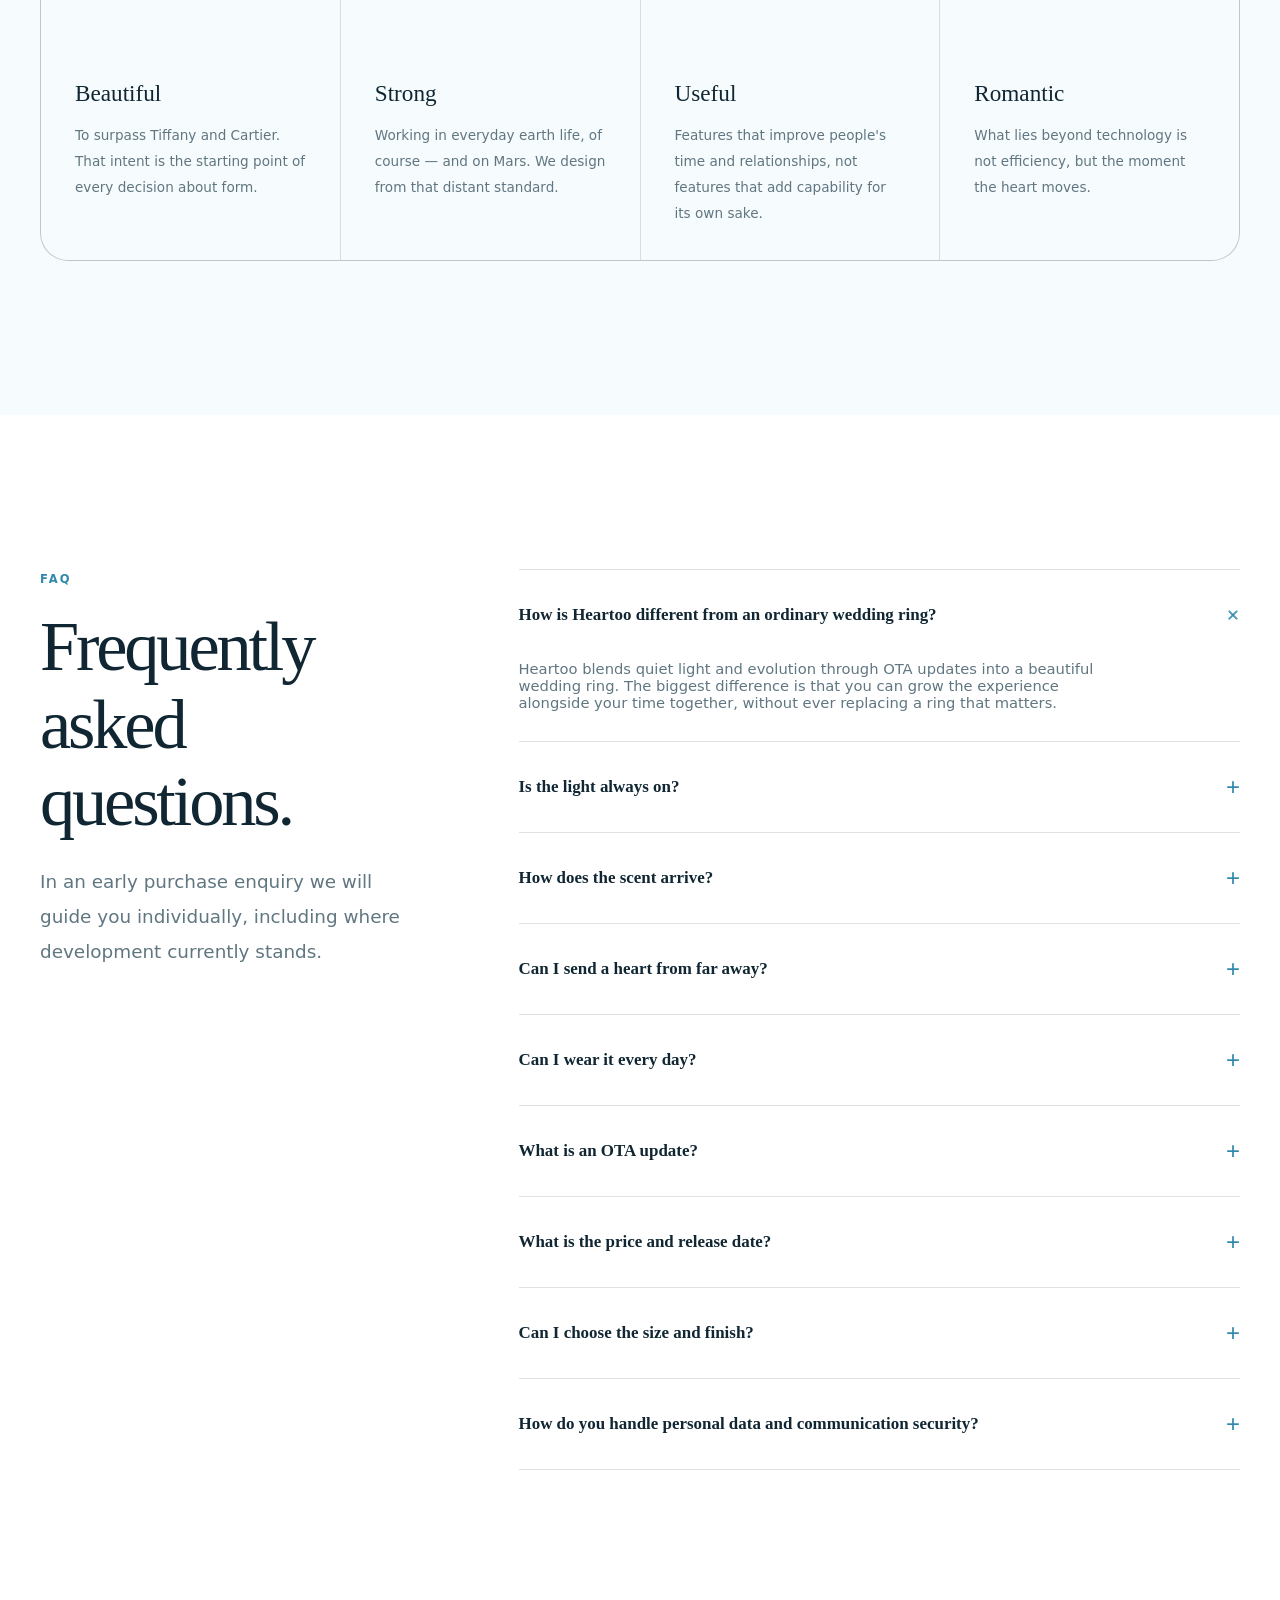
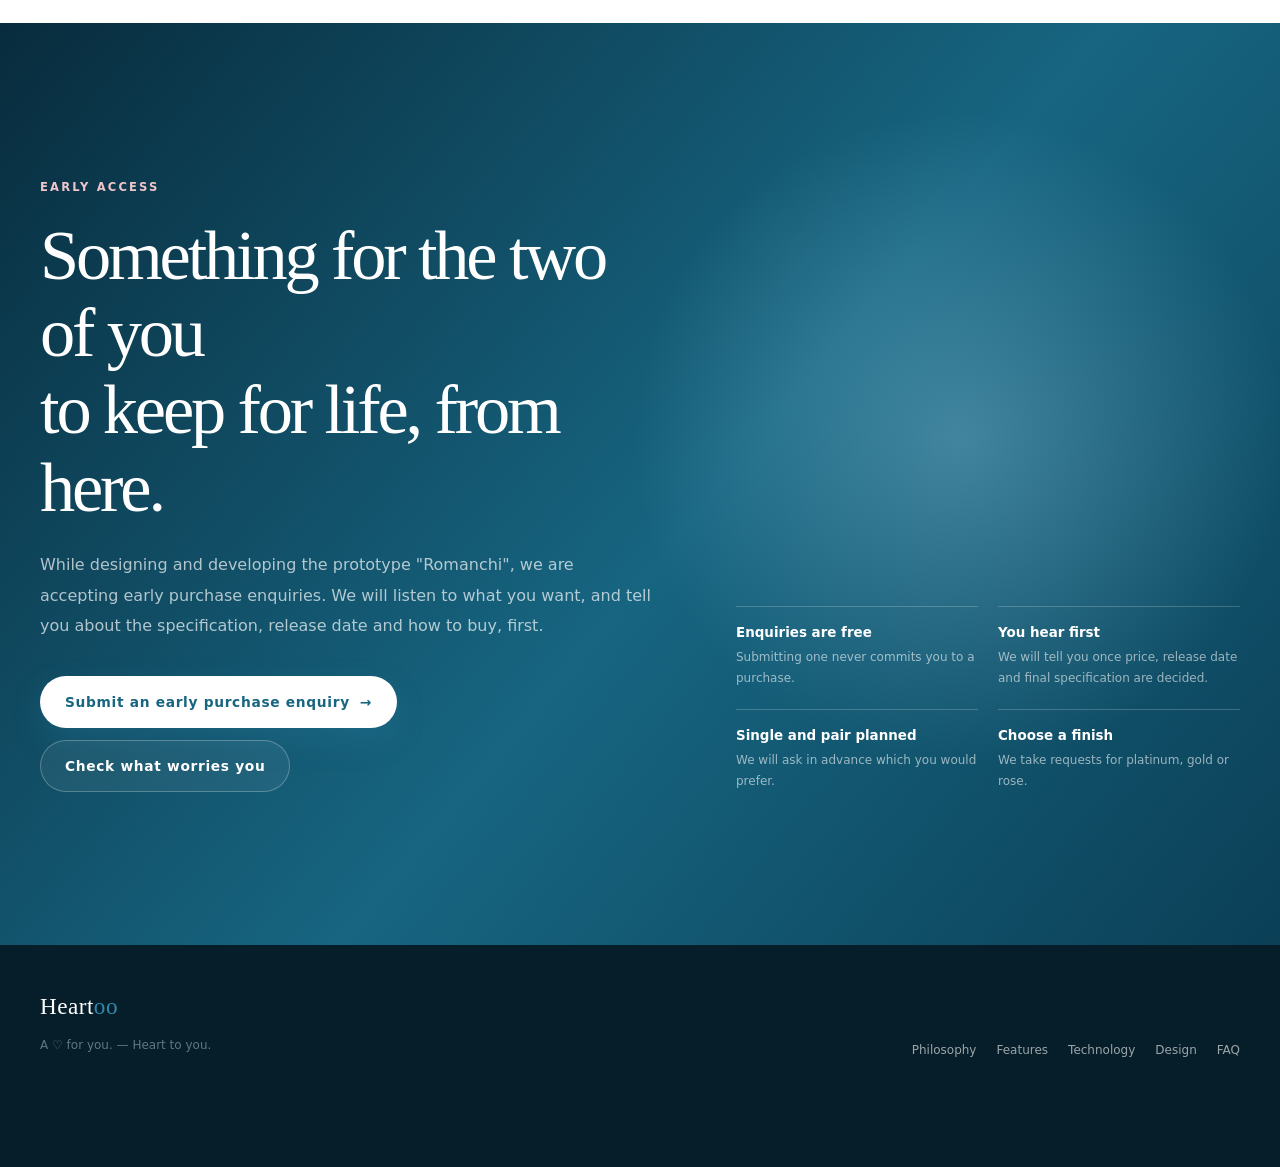
<file: Heartoo.html>
<!doctype html>
<html lang="ja">
<head>
  <meta charset="utf-8">
  <meta name="viewport" content="width=device-width, initial-scale=1, viewport-fit=cover">
  <meta name="theme-color" content="#a0d8ef">
  <meta name="description" content="空中に描いたハートが、愛する人の胸元で光と香りに変わる。Heartooは、一生育てていく結婚指輪です。">
  <meta property="og:title" content="Heartoo — 愛が、届く。">
  <meta property="og:description" content="空中に描いたハートが、愛する人の胸元で光と香りに変わる。結婚指輪のように見えて、それ以上のもの。">
  <meta property="og:type" content="website">
  <meta property="og:locale" content="ja_JP">
  <title>Heartoo — 愛が、届く。</title>
  <style>
    :root {
      --sky: #a0d8ef;
      --sky-light: #eaf8fd;
      --sky-pale: #d9f0f9;
      --sky-deep: #3188ad;
      --paper: #f6fbfd;
      --paper-deep: #e4f3f9;
      --ink: #102632;
      --muted: #607681;
      --line: rgba(16, 38, 50, .13);
      --wine: #3188ad;
      --wine-dark: #176581;
      --rose: #a0d8ef;
      --gold: #b49962;
      --white: #ffffff;
      --shadow: 0 30px 90px rgba(39, 111, 141, .14);
      --radius: 28px;
      --max: 1200px;
    }

    * { box-sizing: border-box; }
    html { scroll-behavior: smooth; }
    body {
      margin: 0;
      color: var(--ink);
      background: var(--paper);
      font-family: "Hiragino Kaku Gothic ProN", "Yu Gothic", "YuGothic", "Noto Sans JP", system-ui, sans-serif;
      font-feature-settings: "palt" 1;
      -webkit-font-smoothing: antialiased;
    }

    body::before {
      content: "";
      position: fixed;
      inset: 0;
      pointer-events: none;
      z-index: 20;
      opacity: .12;
      background-image: url("data:image/svg+xml,%3Csvg viewBox='0 0 220 220' xmlns='http://www.w3.org/2000/svg'%3E%3Cfilter id='n'%3E%3CfeTurbulence type='fractalNoise' baseFrequency='.85' numOctaves='3' stitchTiles='stitch'/%3E%3C/filter%3E%3Crect width='100%25' height='100%25' filter='url(%23n)' opacity='.19'/%3E%3C/svg%3E");
      mix-blend-mode: soft-light;
    }

    a { color: inherit; }
    button, input, select { font: inherit; }
    button, a { -webkit-tap-highlight-color: transparent; }
    img, svg { display: block; max-width: 100%; }

    .skip-link {
      position: fixed;
      left: 16px;
      top: -60px;
      z-index: 100;
      padding: 12px 16px;
      background: var(--ink);
      color: white;
      border-radius: 10px;
      transition: top .2s;
    }
    .skip-link:focus { top: 16px; }

    .eyebrow {
      margin: 0 0 18px;
      color: var(--wine);
      font-size: .72rem;
      font-weight: 700;
      letter-spacing: .19em;
      text-transform: uppercase;
    }

    h1, h2, h3, p { margin-top: 0; }
    h1, h2, .serif {
      font-family: "Yu Mincho", "YuMincho", "Hiragino Mincho ProN", Georgia, serif;
      font-weight: 500;
    }

    h1 {
      max-width: 760px;
      margin-bottom: 26px;
      font-size: clamp(3.1rem, 8vw, 7.4rem);
      line-height: .98;
      letter-spacing: -.055em;
    }
    .hero h1 { white-space: nowrap; font-size: clamp(3rem, 7vw, 6.8rem); }

    h2 {
      margin-bottom: 24px;
      font-size: clamp(2.3rem, 5.5vw, 5.2rem);
      line-height: 1.1;
      letter-spacing: -.045em;
    }

    h3 { margin-bottom: 12px; font-size: 1.15rem; line-height: 1.5; }
    p { line-height: 1.9; }

    .container { width: min(calc(100% - 40px), var(--max)); margin-inline: auto; }
    .section { padding: clamp(90px, 12vw, 170px) 0; }
    .section-head { max-width: 820px; margin-bottom: 64px; }
    .lead { max-width: 680px; color: var(--muted); font-size: clamp(1rem, 1.5vw, 1.15rem); }

    .site-header {
      position: fixed;
      top: 0;
      left: 0;
      right: 0;
      z-index: 50;
      transition: background .35s, box-shadow .35s, transform .35s;
    }
    .site-header.is-scrolled {
      background: rgba(245, 240, 233, .88);
      box-shadow: 0 1px 0 var(--line);
      backdrop-filter: blur(18px);
      -webkit-backdrop-filter: blur(18px);
    }
    .nav {
      min-height: 78px;
      display: flex;
      align-items: center;
      justify-content: space-between;
      gap: 28px;
    }
    .brand {
      text-decoration: none;
      font-family: Georgia, serif;
      font-size: 1.45rem;
      letter-spacing: .02em;
    }
    .brand span { color: var(--wine); }
    .nav-links { display: flex; align-items: center; gap: 30px; }
    .nav-links a {
      text-decoration: none;
      color: rgba(23,20,18,.72);
      font-size: .8rem;
      font-weight: 650;
      letter-spacing: .08em;
    }
    .nav-links a:hover { color: var(--wine); }

    .btn {
      min-height: 52px;
      display: inline-flex;
      align-items: center;
      justify-content: center;
      gap: 10px;
      padding: 0 24px;
      border: 1px solid transparent;
      border-radius: 999px;
      text-decoration: none;
      cursor: pointer;
      font-size: .86rem;
      font-weight: 700;
      letter-spacing: .05em;
      transition: transform .2s, color .2s, background .2s, border-color .2s, box-shadow .2s;
    }
    .btn:hover { transform: translateY(-2px); }
    .btn:focus-visible, .icon-button:focus-visible, .finish:focus-visible, summary:focus-visible {
      outline: 3px solid rgba(49, 136, 173, .32);
      outline-offset: 3px;
    }
    .btn-primary { background: var(--wine); color: white; box-shadow: 0 12px 30px rgba(49,136,173,.22); }
    .btn-primary:hover { background: var(--wine-dark); box-shadow: 0 16px 34px rgba(23,101,129,.28); }
    .btn-ghost { border-color: var(--line); background: rgba(255,255,255,.22); }
    .btn-ghost:hover { border-color: rgba(23,20,18,.35); background: rgba(255,255,255,.6); }
    .btn-small { min-height: 42px; padding-inline: 18px; }

    .menu-button { display: none; }

    .hero {
      min-height: min(940px, 100svh);
      position: relative;
      overflow: hidden;
      display: grid;
      align-items: center;
      padding: 130px 0 80px;
      background:
        radial-gradient(circle at 80% 18%, rgba(255,255,255,.92), transparent 25%),
        radial-gradient(circle at 72% 70%, rgba(160,216,239,.46), transparent 38%),
        linear-gradient(135deg, #fafeff 0%, #dff3fb 54%, #b9e4f5 100%);
    }
    .hero::after {
      content: "Heart to you";
      position: absolute;
      left: max(20px, calc((100vw - var(--max)) / 2));
      bottom: -5vw;
      color: rgba(49,136,173,.065);
      font-family: Georgia, serif;
      font-size: clamp(6rem, 18vw, 18rem);
      line-height: 1;
      white-space: nowrap;
      pointer-events: none;
    }
    .hero-grid { display: grid; grid-template-columns: 1.08fr .92fr; align-items: center; gap: 40px; }
    .hero-copy { position: relative; z-index: 2; padding-top: 40px; }
    .hero-sub {
      max-width: 600px;
      margin-bottom: 34px;
      color: var(--muted);
      font-size: clamp(1rem, 1.6vw, 1.18rem);
    }
    .hero-actions { display: flex; flex-wrap: wrap; gap: 12px; }
    .hero-note {
      display: flex;
      align-items: center;
      gap: 10px;
      margin: 26px 0 0;
      color: var(--muted);
      font-size: .75rem;
      letter-spacing: .08em;
    }
    .hero-note::before { content: ""; width: 26px; height: 1px; background: var(--gold); }

    .hero-photo {
      width: min(35vw, 470px);
      position: relative;
      justify-self: end;
      margin: 0;
      overflow: hidden;
      border: 1px solid rgba(255,255,255,.88);
      border-radius: 240px 240px 32px 32px;
      background: var(--sky-pale);
      box-shadow: 0 40px 100px rgba(24,82,107,.2);
    }
    .hero-photo::after {
      content: "";
      position: absolute;
      inset: 0;
      pointer-events: none;
      background: linear-gradient(to bottom, rgba(160,216,239,.1), transparent 45%, rgba(7,38,52,.18));
    }
    .hero-photo img { width: 100%; aspect-ratio: 467 / 662; object-fit: cover; }
    .hero-photo figcaption {
      position: absolute;
      z-index: 2;
      left: 22px;
      right: 22px;
      bottom: 18px;
      display: flex;
      justify-content: space-between;
      gap: 18px;
      color: white;
      font-size: .65rem;
      letter-spacing: .12em;
      text-shadow: 0 1px 12px rgba(0,0,0,.55);
    }

    .product-stage {
      min-height: 600px;
      position: relative;
      display: grid;
      place-items: center;
      perspective: 1000px;
    }
    .orbit {
      position: absolute;
      width: min(38vw, 490px);
      aspect-ratio: 1;
      border: 1px solid rgba(49,136,173,.22);
      border-radius: 50%;
      animation: breathe 7s ease-in-out infinite;
    }
    .orbit::before, .orbit::after {
      content: "";
      position: absolute;
      border: 1px solid rgba(177,138,84,.14);
      border-radius: inherit;
    }
    .orbit::before { inset: 12%; }
    .orbit::after { inset: -9%; }
    .ring-wrap {
      position: relative;
      width: min(32vw, 390px);
      aspect-ratio: 1.05;
      transform: rotateX(61deg) rotateZ(-13deg);
      filter: drop-shadow(10px 55px 32px rgba(65,35,22,.26));
      transition: transform 1s cubic-bezier(.2,.8,.2,1);
    }
    .product-stage:hover .ring-wrap { transform: rotateX(55deg) rotateZ(-7deg) scale(1.025); }
    .ring {
      position: absolute;
      inset: 10%;
      border-radius: 50%;
      background:
        radial-gradient(circle at 41% 22%, white 0 1.2%, transparent 2%),
        conic-gradient(from 30deg, #665047, #f7efe8 11%, #9f8377 21%, #fffaf7 33%, #70584e 46%, #d8c6bd 62%, #fff 72%, #857067 83%, #f3e9e4 95%, #665047);
      -webkit-mask: radial-gradient(ellipse, transparent 0 43%, #000 44% 100%);
      mask: radial-gradient(ellipse, transparent 0 43%, #000 44% 100%);
      box-shadow: inset 0 0 18px rgba(255,255,255,.75), inset 0 0 30px rgba(37,20,14,.25);
    }
    .ring::after {
      content: "";
      position: absolute;
      inset: 8%;
      border-radius: 50%;
      background: linear-gradient(110deg, transparent 35%, rgba(255,255,255,.9) 48%, transparent 59%);
      opacity: .55;
    }
    .heart-light {
      position: absolute;
      z-index: 2;
      left: 50%;
      top: 7%;
      width: 13px;
      height: 13px;
      transform: translateX(-50%) rotate(45deg);
      border-radius: 3px 50% 50% 50%;
      background: #7ed7f5;
      box-shadow: 0 0 8px #d9f6ff, 0 0 22px rgba(126,215,245,.9), 0 0 48px rgba(80,183,224,.72);
      animation: heartbeat 3.2s ease-in-out infinite;
    }
    .heart-light::before, .heart-light::after {
      content: "";
      position: absolute;
      width: 100%;
      height: 100%;
      border-radius: 50%;
      background: inherit;
    }
    .heart-light::before { left: -50%; }
    .heart-light::after { top: -50%; }
    .stage-label {
      position: absolute;
      right: 0;
      bottom: 58px;
      padding: 13px 16px;
      border: 1px solid rgba(255,255,255,.7);
      border-radius: 16px;
      background: rgba(255,255,255,.42);
      backdrop-filter: blur(13px);
      color: var(--muted);
      font-size: .7rem;
      line-height: 1.6;
      letter-spacing: .1em;
    }
    .stage-label strong { display: block; color: var(--ink); font-size: .78rem; }

    @keyframes heartbeat { 0%, 68%, 100% { opacity: .28; transform: translateX(-50%) rotate(45deg) scale(.82); } 74% { opacity: 1; transform: translateX(-50%) rotate(45deg) scale(1); } 82% { opacity: .65; } 88% { opacity: 1; } }
    @keyframes breathe { 0%, 100% { transform: scale(.96); opacity: .7; } 50% { transform: scale(1.04); opacity: 1; } }

    .manifesto { background: #0b2f40; color: #f4fbfe; overflow: hidden; position: relative; }
    .manifesto::before {
      content: "♡";
      position: absolute;
      right: -2vw;
      top: -10vw;
      color: rgba(255,255,255,.035);
      font-family: Georgia, serif;
      font-size: min(55vw, 700px);
      line-height: 1;
    }
    .manifesto-grid { position: relative; display: grid; grid-template-columns: 1fr 1fr; gap: 100px; align-items: end; }
    .manifesto .eyebrow { color: var(--sky); }
    .manifesto h2 { max-width: 680px; }
    .manifesto-copy { max-width: 490px; color: rgba(248,242,236,.68); }
    .manifesto-sign { margin-top: 42px; color: var(--sky); font-family: Georgia, serif; font-size: 1.45rem; }

    .experience {
      position: relative;
      overflow: hidden;
      background: linear-gradient(180deg, #f9fdff 0%, #dff3fb 100%);
    }
    .experience::before {
      content: "";
      position: absolute;
      inset: 0;
      opacity: .65;
      background:
        radial-gradient(circle at 12% 15%, white 0 7%, transparent 18%),
        radial-gradient(circle at 88% 78%, white 0 8%, transparent 22%);
    }
    .experience .container { position: relative; }
    .experience-stage {
      min-height: 560px;
      position: relative;
      overflow: hidden;
      display: grid;
      place-items: center;
      margin-top: 52px;
      border: 1px solid rgba(255,255,255,.8);
      border-radius: 38px;
      background: linear-gradient(135deg, rgba(255,255,255,.82), rgba(160,216,239,.42));
      box-shadow: 0 40px 100px rgba(49,136,173,.14), inset 0 1px 0 white;
    }
    .experience-stage::before {
      content: "";
      position: absolute;
      inset: 0;
      background-image: radial-gradient(rgba(49,136,173,.19) 1px, transparent 1px);
      background-size: 26px 26px;
      mask-image: linear-gradient(to bottom, transparent, black 22%, black 78%, transparent);
    }
    .love-scene { width: min(calc(100% - 48px), 980px); height: 390px; position: relative; }
    .love-scene svg { width: 100%; height: 100%; overflow: hidden; }
    .gesture-path {
      fill: none;
      stroke: #6dc4e6;
      stroke-width: 4;
      stroke-linecap: round;
      stroke-linejoin: round;
      filter: drop-shadow(0 0 8px rgba(109,196,230,.85));
      stroke-dasharray: 1;
      stroke-dashoffset: 1;
      transform-box: fill-box;
      transform-origin: center;
    }
    .send-path { fill: none; stroke: rgba(49,136,173,.25); stroke-width: 1.4; stroke-dasharray: 5 9; }
    .scene-label { fill: var(--muted); font: 700 11px/1 sans-serif; letter-spacing: .18em; }
    .scene-hand { fill: none; stroke: rgba(16,38,50,.44); stroke-width: 2; stroke-linecap: round; }
    .scene-ring { fill: none; stroke: #8c969b; stroke-width: 5; filter: drop-shadow(0 0 4px white); }
    .flying-heart { opacity: 0; filter: drop-shadow(0 0 12px #73cbe9); }
    .received-heart { opacity: 0; transform-box: fill-box; transform-origin: center; filter: drop-shadow(0 0 15px #78d1ef) drop-shadow(0 0 35px #a0d8ef); }
    .scent-wave { fill: none; stroke: rgba(49,136,173,.54); stroke-width: 2; opacity: 0; }
    .experience-stage.is-playing .gesture-path { animation: draw-heart 1.8s ease-in-out forwards; }
    .experience-stage.is-playing .flying-heart { animation: fly-heart 2.4s 1.65s cubic-bezier(.3,.75,.25,1) forwards; }
    .experience-stage.is-playing .received-heart { animation: bloom-heart 2.8s 3.7s ease-out forwards; }
    .experience-stage.is-playing .scent-wave.s1 { animation: scent-rise 2.4s 4.25s ease-out forwards; }
    .experience-stage.is-playing .scent-wave.s2 { animation: scent-rise 2.4s 4.55s ease-out forwards; }
    .experience-stage.is-playing .scent-wave.s3 { animation: scent-rise 2.4s 4.85s ease-out forwards; }
    .experience-replay {
      position: absolute;
      left: 50%;
      bottom: 28px;
      transform: translateX(-50%);
      z-index: 2;
      white-space: nowrap;
    }
    .experience-replay:hover { transform: translateX(-50%) translateY(-2px); }
    .experience-steps { display: grid; grid-template-columns: repeat(5, 1fr); gap: 1px; margin-top: 24px; background: var(--line); border: 1px solid var(--line); border-radius: 22px; overflow: hidden; }
    .experience-step { min-height: 168px; padding: 24px; background: rgba(255,255,255,.7); }
    .experience-step span { color: var(--wine); font-family: Georgia, serif; font-size: .78rem; }
    .experience-step h3 { margin: 32px 0 5px; font-family: "Yu Mincho", "YuMincho", serif; font-size: 1.05rem; }
    .experience-step p { margin: 0; color: var(--muted); font-size: .72rem; line-height: 1.7; }

    @keyframes draw-heart { 0% { stroke-dashoffset: 1; opacity: 0; transform: translate(0,0) scale(1); } 8% { opacity: 1; } 68% { stroke-dashoffset: 0; opacity: 1; transform: translate(0,0) scale(1); } 86% { opacity: 1; transform: translate(18px,28px) scale(.72); } 100% { stroke-dashoffset: 0; opacity: 0; transform: translate(32px,20px) scale(.5); } }
    @keyframes fly-heart { 0% { opacity: 0; transform: translate(0,0) scale(.72); } 10% { opacity: 1; } 55% { opacity: 1; transform: translate(250px,-78px) scale(.9); } 88% { opacity: 1; transform: translate(470px,-8px) scale(.55); } 100% { opacity: 0; transform: translate(500px,0) scale(.35); } }
    @keyframes bloom-heart { 0% { opacity: 0; transform: scale(.05); } 18% { opacity: 1; transform: scale(1.2); } 35% { transform: scale(.94) rotate(-2deg); } 55% { opacity: 1; transform: scale(1.04) rotate(2deg); } 100% { opacity: 0; transform: scale(1.35); } }
    @keyframes scent-rise { 0% { opacity: 0; transform: translateY(12px); } 22% { opacity: .8; } 100% { opacity: 0; transform: translateY(-74px); } }

    .features { background: var(--white); }
    .feature-grid { display: grid; grid-template-columns: repeat(12, 1fr); gap: 18px; }
    .feature-card {
      min-height: 370px;
      position: relative;
      overflow: hidden;
      padding: clamp(28px, 4vw, 46px);
      border: 1px solid var(--line);
      border-radius: var(--radius);
      background: var(--paper);
      transition: transform .35s, box-shadow .35s;
    }
    .feature-card:hover { transform: translateY(-5px); box-shadow: var(--shadow); }
    .feature-card:nth-child(1) { grid-column: span 7; }
    .feature-card:nth-child(2) { grid-column: span 5; background: #e2f3fa; }
    .feature-card:nth-child(3) { grid-column: span 5; background: #edf8fc; }
    .feature-card:nth-child(4) { grid-column: span 7; background: #0b3446; color: white; }
    .feature-card:nth-child(5) { grid-column: span 12; min-height: 310px; background: linear-gradient(120deg, #a0d8ef, #e9f8fd 68%, #fff); }
    .feature-number { color: var(--wine); font-family: Georgia, serif; font-size: .9rem; }
    .feature-card:nth-child(4) .feature-number { color: var(--sky); }
    .feature-card:nth-child(5) h3 { margin-top: 60px; }
    .feature-card h3 { margin-top: 90px; font-family: "Yu Mincho", "YuMincho", serif; font-size: clamp(1.5rem, 3vw, 2.5rem); font-weight: 500; }
    .feature-card p { max-width: 530px; margin-bottom: 0; color: var(--muted); }
    .feature-card:nth-child(4) p { color: rgba(255,255,255,.63); }
    .feature-icon { position: absolute; right: 34px; top: 26px; width: 88px; height: 88px; color: rgba(49,136,173,.28); }
    .feature-card:nth-child(4) .feature-icon { color: rgba(160,216,239,.42); }

    .technology { position: relative; overflow: hidden; background: var(--paper-deep); }
    .tech-grid { display: grid; grid-template-columns: 1fr 1fr; gap: 80px; align-items: center; }
    .tech-photo {
      position: relative;
      margin: 0;
      overflow: hidden;
      border-radius: var(--radius);
      background: #c6e7f4;
      box-shadow: var(--shadow);
    }
    .tech-photo img { width: 100%; max-height: 720px; object-fit: cover; object-position: center; }
    .tech-photo figcaption {
      position: absolute;
      left: 24px;
      bottom: 22px;
      padding: 10px 14px;
      border: 1px solid rgba(255,255,255,.35);
      border-radius: 999px;
      color: white;
      background: rgba(6,35,48,.55);
      backdrop-filter: blur(10px);
      font-size: .68rem;
      letter-spacing: .1em;
    }
    .tech-visual { min-height: 580px; position: relative; display: grid; place-items: center; }
    .tech-core {
      position: relative;
      z-index: 2;
      width: 170px;
      aspect-ratio: 1;
      display: grid;
      place-items: center;
      border: 1px solid rgba(255,255,255,.9);
      border-radius: 50%;
      background: radial-gradient(circle at 36% 28%, #fff, #d7c9be 48%, #7a6158 100%);
      box-shadow: 0 38px 70px rgba(52,31,20,.22), inset 0 0 22px white;
      font-family: Georgia, serif;
      font-size: 2.2rem;
      color: var(--wine);
    }
    .tech-orbit {
      position: absolute;
      width: 330px;
      aspect-ratio: 1;
      border: 1px solid rgba(49,136,173,.24);
      border-radius: 50%;
    }
    .tech-orbit.o2 { width: 480px; border-color: rgba(23,20,18,.1); }
    .tech-dot {
      position: absolute;
      left: 50%;
      top: -7px;
      width: 14px;
      height: 14px;
      border-radius: 50%;
      background: var(--wine);
      box-shadow: 0 0 0 7px rgba(49,136,173,.1);
    }
    .tech-orbit.o2 .tech-dot { left: 14%; top: 78%; background: var(--gold); box-shadow: 0 0 0 7px rgba(177,138,84,.1); }
    .tech-tag { position: absolute; color: var(--muted); font-size: .72rem; letter-spacing: .12em; }
    .tech-tag.t1 { top: 14%; right: 5%; }
    .tech-tag.t2 { bottom: 14%; left: 0; }
    .tech-tag.t3 { bottom: 3%; right: 12%; }
    .tech-list { border-top: 1px solid var(--line); }
    .tech-item { display: grid; grid-template-columns: 44px 1fr; gap: 18px; padding: 28px 0; border-bottom: 1px solid var(--line); }
    .tech-item span { color: var(--wine); font-family: Georgia, serif; }
    .tech-item h3 { margin-bottom: 4px; }
    .tech-item p { margin: 0; color: var(--muted); font-size: .9rem; }

    .design { background: var(--white); }
    .design-split { display: grid; grid-template-columns: 1.12fr .88fr; gap: 18px; }
    .design-gallery {
      min-height: 670px;
      display: grid;
      grid-template-columns: 1.15fr .85fr;
      grid-template-rows: 1fr 1fr;
      gap: 12px;
    }
    .design-shot {
      min-width: 0;
      min-height: 0;
      position: relative;
      overflow: hidden;
      margin: 0;
      border-radius: 22px;
      background: var(--sky-pale);
    }
    .design-shot:first-child { grid-row: 1 / 3; }
    .design-shot img { width: 100%; height: 100%; object-fit: cover; transition: transform .7s cubic-bezier(.2,.8,.2,1); }
    .design-shot:hover img { transform: scale(1.025); }
    .design-shot figcaption {
      position: absolute;
      left: 15px;
      bottom: 14px;
      padding: 7px 10px;
      border-radius: 999px;
      color: white;
      background: rgba(6,35,48,.56);
      backdrop-filter: blur(8px);
      font-size: .62rem;
      letter-spacing: .08em;
    }
    .design-visual {
      min-height: 670px;
      position: relative;
      overflow: hidden;
      display: grid;
      place-items: center;
      border-radius: var(--radius);
      background: linear-gradient(145deg, #cbeaf6, #fbfeff 48%, #a0d8ef);
    }
    .design-visual .ring-wrap { width: min(43vw, 510px); filter: drop-shadow(14px 70px 35px rgba(54,29,20,.24)); }
    .design-caption { position: absolute; left: 32px; bottom: 30px; color: rgba(23,20,18,.58); font-size: .72rem; letter-spacing: .12em; }
    .design-copy {
      min-height: 670px;
      display: flex;
      flex-direction: column;
      justify-content: space-between;
      padding: clamp(36px, 6vw, 72px);
      border-radius: var(--radius);
      background: #e2f3fa;
    }
    .design-copy blockquote { margin: 0; font-family: "Yu Mincho", "YuMincho", serif; font-size: clamp(1.8rem, 3vw, 3.1rem); line-height: 1.55; }
    .design-copy p { color: var(--muted); }
    .design-principles { display: grid; grid-template-columns: 1fr 1fr; gap: 12px; margin-top: 28px; }
    .principle { padding-top: 14px; border-top: 1px solid rgba(23,20,18,.16); font-size: .76rem; line-height: 1.6; }
    .principle strong { display: block; margin-bottom: 3px; font-size: .9rem; }

    .pillars { background: var(--paper); }
    .pillar-grid { display: grid; grid-template-columns: repeat(4, 1fr); gap: 1px; background: var(--line); border: 1px solid var(--line); border-radius: var(--radius); overflow: hidden; }
    .pillar { min-height: 330px; padding: 34px; background: var(--paper); }
    .pillar .roman { color: var(--wine); font-family: Georgia, serif; font-style: italic; }
    .pillar h3 { margin-top: 100px; font-family: "Yu Mincho", "YuMincho", serif; font-size: 1.45rem; font-weight: 500; }
    .pillar p { margin: 0; color: var(--muted); font-size: .85rem; }

    .faq { background: var(--white); }
    .faq-grid { display: grid; grid-template-columns: .7fr 1.3fr; gap: 90px; }
    .faq-sticky { position: sticky; top: 120px; align-self: start; }
    .faq-list { border-top: 1px solid var(--line); }
    details { border-bottom: 1px solid var(--line); }
    summary {
      min-height: 90px;
      display: flex;
      align-items: center;
      justify-content: space-between;
      gap: 20px;
      cursor: pointer;
      list-style: none;
      font-family: "Yu Mincho", "YuMincho", serif;
      font-size: 1.06rem;
      font-weight: 600;
    }
    summary::-webkit-details-marker { display: none; }
    summary::after { content: "+"; flex: 0 0 auto; color: var(--wine); font: 300 1.5rem/1 sans-serif; transition: transform .25s; }
    details[open] summary::after { transform: rotate(45deg); }
    .answer { max-width: 650px; padding: 0 36px 30px 0; color: var(--muted); font-size: .92rem; }

    .purchase {
      position: relative;
      overflow: hidden;
      color: white;
      background: linear-gradient(130deg, #082c3d 0%, #176581 54%, #0b4057 100%);
    }
    .purchase::before {
      content: "";
      position: absolute;
      inset: 0;
      background: radial-gradient(circle at 75% 45%, rgba(160,216,239,.32), transparent 30%);
    }
    .purchase-grid { position: relative; display: grid; grid-template-columns: 1.1fr .9fr; align-items: end; gap: 80px; }
    .purchase .eyebrow { color: #efc5cb; }
    .purchase h2 { max-width: 780px; }
    .purchase-copy { max-width: 650px; color: rgba(255,255,255,.68); }
    .purchase-actions { display: flex; flex-wrap: wrap; gap: 12px; margin-top: 34px; }
    .purchase .btn-primary { background: white; color: var(--wine-dark); }
    .purchase .btn-primary:hover { background: #f7e9eb; }
    .purchase .btn-ghost { border-color: rgba(255,255,255,.25); color: white; background: rgba(255,255,255,.06); }
    .purchase-meta { display: grid; grid-template-columns: 1fr 1fr; gap: 20px; }
    .purchase-meta div { padding-top: 18px; border-top: 1px solid rgba(255,255,255,.2); }
    .purchase-meta strong { display: block; margin-bottom: 6px; font-size: .84rem; }
    .purchase-meta span { color: rgba(255,255,255,.58); font-size: .75rem; line-height: 1.7; }

    footer { padding: 48px 0 110px; color: var(--muted); background: #061e29; }
    .footer-grid { display: flex; align-items: flex-end; justify-content: space-between; gap: 30px; }
    footer .brand { color: white; }
    footer p { margin: 14px 0 0; font-size: .75rem; }
    .footer-links { display: flex; flex-wrap: wrap; justify-content: flex-end; gap: 20px; }
    .footer-links a { color: rgba(255,255,255,.6); font-size: .75rem; text-decoration: none; }

    .mobile-cta {
      display: none;
      position: fixed;
      z-index: 45;
      left: 12px;
      right: 12px;
      bottom: max(12px, env(safe-area-inset-bottom));
      padding: 8px 8px 8px 18px;
      align-items: center;
      justify-content: space-between;
      gap: 14px;
      border: 1px solid rgba(255,255,255,.2);
      border-radius: 999px;
      color: white;
      background: rgba(7,37,50,.94);
      box-shadow: 0 18px 50px rgba(20,8,12,.28);
      backdrop-filter: blur(16px);
      -webkit-backdrop-filter: blur(16px);
    }
    .mobile-cta span { font-size: .72rem; line-height: 1.4; }
    .mobile-cta strong { display: block; font-size: .78rem; }
    .mobile-cta .btn { min-height: 44px; padding-inline: 18px; }

    dialog {
      width: min(calc(100% - 30px), 680px);
      max-height: calc(100svh - 30px);
      padding: 0;
      overflow: auto;
      border: 0;
      border-radius: 28px;
      color: var(--ink);
      background: var(--white);
      box-shadow: 0 50px 130px rgba(25,10,14,.42);
    }
    dialog::backdrop { background: rgba(17,10,12,.66); backdrop-filter: blur(8px); }
    .modal-head { display: flex; align-items: flex-start; justify-content: space-between; gap: 20px; padding: 34px 34px 20px; }
    .modal-head h2 { margin: 0; font-size: clamp(1.7rem, 5vw, 2.7rem); }
    .icon-button { width: 42px; height: 42px; flex: 0 0 auto; border: 1px solid var(--line); border-radius: 50%; background: transparent; cursor: pointer; font-size: 1.3rem; }
    .order-form { padding: 10px 34px 36px; }
    .field { margin-top: 22px; }
    .field > label, .field > legend { display: block; margin-bottom: 10px; font-size: .78rem; font-weight: 700; letter-spacing: .06em; }
    fieldset { padding: 0; border: 0; }
    .finish-options { display: grid; grid-template-columns: repeat(3, 1fr); gap: 10px; }
    .finish { position: relative; cursor: pointer; }
    .finish input { position: absolute; opacity: 0; }
    .finish span { min-height: 66px; display: flex; align-items: center; gap: 9px; padding: 12px; border: 1px solid var(--line); border-radius: 14px; font-size: .75rem; }
    .finish input:checked + span { border-color: var(--wine); box-shadow: inset 0 0 0 1px var(--wine); }
    .swatch { width: 20px; height: 20px; flex: 0 0 auto; border-radius: 50%; box-shadow: inset 0 0 0 1px rgba(0,0,0,.12); }
    .swatch.silver { background: linear-gradient(135deg,#fff,#817c7a,#eee); }
    .swatch.gold { background: linear-gradient(135deg,#f8e3a9,#9b6a21,#fff0b7); }
    .swatch.rose { background: linear-gradient(135deg,#f2c9bb,#9b6258,#f7ddd5); }
    select, input[type="email"], input[type="text"] {
      width: 100%;
      min-height: 52px;
      padding: 0 14px;
      border: 1px solid var(--line);
      border-radius: 12px;
      color: var(--ink);
      background: white;
    }
    .form-row { display: grid; grid-template-columns: 1fr 1fr; gap: 12px; }
    .consent { display: flex; gap: 10px; margin: 22px 0; color: var(--muted); font-size: .75rem; line-height: 1.6; }
    .consent input { margin-top: 4px; accent-color: var(--wine); }
    .order-form .btn { width: 100%; }
    .form-note { margin: 13px 0 0; color: var(--muted); font-size: .7rem; text-align: center; }

    .reveal { opacity: 0; transform: translateY(24px); transition: opacity .8s ease, transform .8s ease; }
    .reveal.is-visible { opacity: 1; transform: none; }

    @media (max-width: 900px) {
      .nav-links a:not(.nav-cta) { display: none; }
      .hero { min-height: auto; padding-top: 120px; }
      .hero-grid, .manifesto-grid, .tech-grid, .design-split, .faq-grid, .purchase-grid { grid-template-columns: 1fr; }
      .hero-copy { padding-top: 20px; }
      .product-stage { min-height: 470px; }
      .hero-photo { width: min(72vw, 470px); justify-self: center; margin-top: 30px; }
      .ring-wrap { width: min(65vw, 390px); }
      .orbit { width: min(76vw, 490px); }
      .stage-label { right: 8%; bottom: 24px; }
      .manifesto-grid, .tech-grid, .faq-grid, .purchase-grid { gap: 50px; }
      .experience-steps { grid-template-columns: repeat(5, minmax(160px, 1fr)); overflow-x: auto; }
      .experience-stage { min-height: 500px; }
      .feature-card:nth-child(n) { grid-column: span 6; }
      .feature-card:nth-child(5) { grid-column: span 12; }
      .design-visual .ring-wrap { width: min(68vw, 500px); }
      .design-gallery { min-height: 720px; }
      .design-copy { min-height: 550px; }
      .pillar-grid { grid-template-columns: 1fr 1fr; }
      .faq-sticky { position: static; }
    }

    @media (max-width: 620px) {
      .container { width: min(calc(100% - 28px), var(--max)); }
      .section { padding: 86px 0; }
      .site-header .nav { min-height: 66px; }
      .nav-links .nav-cta { display: none; }
      .hero { padding-top: 100px; }
      h1 { font-size: clamp(3.05rem, 16vw, 4.7rem); }
      .hero h1 { font-size: clamp(2.35rem, 12.2vw, 3.35rem); letter-spacing: -.065em; }
      .hero-actions .btn { width: 100%; }
      .product-stage { min-height: 390px; margin-top: 20px; }
      .hero-photo { width: min(88vw, 440px); border-radius: 190px 190px 24px 24px; }
      .experience-stage { min-height: 430px; margin-top: 32px; }
      .love-scene { width: calc(100% - 8px); height: 340px; transform: none; }
      .experience-replay { bottom: 20px; }
      .experience-steps { margin-inline: -14px; border-radius: 0; }
      .ring-wrap { width: 76vw; }
      .orbit { width: 88vw; }
      .stage-label { right: 0; bottom: 10px; }
      .feature-grid { display: block; }
      .feature-card { min-height: 330px; margin-bottom: 12px; }
      .tech-visual { min-height: 410px; transform: scale(.78); margin: -30px 0; }
      .design-visual, .design-copy { min-height: 520px; }
      .design-gallery { min-height: auto; grid-template-columns: 1fr 1fr; grid-template-rows: 500px 300px; }
      .design-shot:first-child { grid-column: 1 / 3; grid-row: auto; }
      .design-visual .ring-wrap { width: 84vw; }
      .design-principles, .purchase-meta { grid-template-columns: 1fr; }
      .pillar-grid { grid-template-columns: 1fr; }
      .pillar { min-height: 265px; }
      .pillar h3 { margin-top: 65px; }
      .footer-grid { align-items: flex-start; flex-direction: column; }
      .footer-links { justify-content: flex-start; }
      .mobile-cta { display: flex; }
      .finish-options, .form-row { grid-template-columns: 1fr; }
      .modal-head { padding: 28px 22px 16px; }
      .order-form { padding: 8px 22px 28px; }
    }

    @media (prefers-reduced-motion: reduce) {
      html { scroll-behavior: auto; }
      *, *::before, *::after { animation-duration: .01ms !important; animation-iteration-count: 1 !important; transition-duration: .01ms !important; }
      .reveal { opacity: 1; transform: none; }
    }
  </style>
<script>window.CHES_TITLE_KEY = "ht.doc.title";</script>
<script src="i18n.js" defer></script>
<script src="i18n-heartoo.js" defer></script>
<style>.lang-select{background:transparent;border:1px solid currentColor;color:inherit;opacity:.75;border-radius:999px;padding:6px 9px;font-size:12px;cursor:pointer;font-family:inherit;}
.lang-select:hover{opacity:1;}</style>
</head>
<body>
  <a class="skip-link" href="#main" data-i18n="ht.001">本文へ移動</a>

  <header class="site-header" id="siteHeader">
    <div class="container nav">
      <a class="brand" href="#top" aria-label="Heartoo トップへ" data-i18n-aria="ht.a.top">Heart<span>oo</span></a>
      <nav class="nav-links" aria-label="メインナビゲーション" data-i18n-aria="ht.a.nav">
        <a href="index.html">← CHES</a>
        <a href="#experience" data-i18n="ht.002">体験</a>
        <a href="#features" data-i18n="ht.003">特徴</a>
        <a href="#technology" data-i18n="ht.004">技術</a>
        <a href="#design" data-i18n="ht.005">デザイン</a>
        <a href="#faq">FAQ</a>
        <select class="lang-select" data-lang-select aria-label="Language" data-i18n-title="nav.lang"></select>
    <button class="btn btn-primary btn-small nav-cta" type="button" data-open-order data-i18n="ht.006">先行購入相談</button>
      </nav>
    </div>
  </header>

  <main id="main">
    <section class="hero" id="top">
      <div class="container hero-grid">
        <div class="hero-copy reveal">
          <p class="eyebrow">Heartoo / Heart to you</p>
          <h1 data-i18n="ht.007">愛が、届く。</h1>
          <p class="hero-sub" data-i18n="ht.008">空中にハートを描き、愛する人へそっと放つ。彼女の胸元で柔らかな光が花開き、特別な香りが鼻をくすぐる。結婚指輪のように見えて、それ以上のものです。</p>
          <div class="hero-actions">
            <button class="btn btn-primary" type="button" data-open-order data-i18n-html="ht.009">先行購入相談へ <span aria-hidden="true">→</span></button>
            <a class="btn btn-ghost" href="#experience" data-i18n="ht.010">愛を送る体験を見る</a>
          </div>
          <p class="hero-note" data-i18n="ht.011">Edition / 試作品「ロマンチ」設計・開発中</p>
        </div>
        <figure class="hero-photo reveal">
          <img src="upload/1884_0.jpg" alt="Heartooを手に、光のハートを受け取るふたり" width="467" height="662" fetchpriority="high">
          <figcaption data-i18n-html="ht.012"><span>THE MOMENT</span><span>♡を貴女に。</span></figcaption>
        </figure>
      </div>
    </section>

    <section class="section manifesto" id="story">
      <div class="container manifesto-grid">
        <div class="reveal">
          <p class="eyebrow">Concept</p>
          <h2 data-i18n="ht.013">♡を貴女に。</h2>
        </div>
        <div class="manifesto-copy reveal">
          <p data-i18n="ht.014">想像してみてください。空中にハートを描き、そっと自分の方へ引き寄せ、愛する人へやさしく押し出す。ハートは彼女の胸へと飛んでいき、柔らかな光となって花開き、特別な香りがふわりと彼女に届く。</p>
          <p data-i18n="ht.015">ロマンチックだけではありません。CHESの入場や支払い、あらゆる日常にHeartooは溶け込みます。</p>
          <p class="manifesto-sign">Heart to you, always.</p>
        </div>
      </div>
    </section>

    <section class="section experience" id="experience">
      <div class="container">
        <div class="section-head reveal">
          <p class="eyebrow">The Heartoo experience</p>
          <h2 data-i18n-html="ht.016">想いを描く。<br>愛が、花開く。</h2>
          <p class="lead" data-i18n="ht.017">誓いの指輪をはめた左手で、空中にハートを描く。その一瞬の仕草が、距離を越えて、光と香りに変わります。</p>
        </div>
        <div class="experience-stage reveal" id="experienceStage">
          <div class="love-scene" aria-label="ハートを描いて相手に送り、光と香りが届くアニメーション" data-i18n-aria="ht.a.scene">
            <svg viewBox="0 0 1000 390" role="img" aria-hidden="true">
              <text class="scene-label" x="70" y="42">YOU</text>
              <text class="scene-label" x="842" y="42">HER</text>
              <path class="scene-hand" d="M60 315c38-17 72-22 96-10 24 11 36 32 56 38 22 7 48-5 65-19M113 313c7-30 16-57 27-83 5-11 19-6 17 6l-5 40m4-25 10-58c2-12 19-11 19 2l-2 66m1-21 9-58c2-12 19-9 18 4l-3 68m2-19 11-45c3-11 19-7 17 5l-8 77"/>
              <ellipse class="scene-ring" cx="177" cy="247" rx="15" ry="7" transform="rotate(-82 177 247)"/>
              <path class="gesture-path" pathLength="1" d="M187 203C116 141 109 75 164 73c31-1 44 25 45 31 3-8 17-34 49-31 54 5 42 70-49 130-7 5-15 5-22 0Z"/>
              <path class="send-path" d="M280 184C430 90 604 95 774 180"/>
              <g transform="translate(268 169)"><g class="flying-heart"><path d="M15 28C-5 16 1-1 13 1c6 1 9 6 9 8 1-2 5-8 11-8 13 0 17 16-4 28-5 3-9 3-14-1Z" fill="#6dc4e6"/></g></g>
              <path class="scene-hand" d="M728 337c26-24 53-34 81-33 29 1 55 14 80 38M786 306c12-28 24-49 38-64 9-9 22 1 15 12l-17 26m7-14 24-42c6-10 21-3 16 8l-22 51m9-17 26-38c7-10 21 0 14 10l-27 49"/>
              <ellipse class="scene-ring" cx="838" cy="282" rx="15" ry="7" transform="rotate(-48 838 282)"/>
              <g transform="translate(765 114)"><g class="received-heart"><path d="M50 91C-18 50 1-5 42 2c21 3 31 22 31 29 4-8 17-30 39-29 43 2 55 54-14 92-17 9-31 8-48-3Z" fill="#8ed8f2"/></g></g>
              <path class="scent-wave s1" d="M796 236c-24-24 22-38 0-66"/>
              <path class="scent-wave s2" d="M834 242c-29-28 25-42 0-78"/>
              <path class="scent-wave s3" d="M871 236c-22-24 21-38 0-66"/>
            </svg>
          </div>
          <button class="btn btn-primary experience-replay" id="replayExperience" type="button" data-i18n="ht.018">♡ 愛を送る</button>
        </div>
        <div class="experience-steps reveal">
          <div class="experience-step"><span>01</span><h3 data-i18n="ht.019">描く</h3><p data-i18n="ht.020">左手の薬指で、空中にハートを描く。</p></div>
          <div class="experience-step"><span>02</span><h3 data-i18n="ht.021">引き寄せる</h3><p data-i18n="ht.022">生まれた光を、そっと自分の方へ。</p></div>
          <div class="experience-step"><span>03</span><h3 data-i18n="ht.023">放つ</h3><p data-i18n="ht.024">愛する人を想い、やさしく押し出す。</p></div>
          <div class="experience-step"><span>04</span><h3 data-i18n="ht.025">花開く</h3><p data-i18n="ht.026">彼女の胸元で、光のハートが揺らぐ。</p></div>
          <div class="experience-step"><span>05</span><h3 data-i18n="ht.027">香る</h3><p data-i18n="ht.028">光がほどける瞬間、特別な香りが鼻をくすぐる。</p></div>
        </div>
      </div>
    </section>

    <section class="section features" id="features">
      <div class="container">
        <div class="section-head reveal">
          <p class="eyebrow">Features</p>
          <h2 data-i18n-html="ht.029">指輪のまま、<br>できること。</h2>
          <p class="lead" data-i18n="ht.030">機能を見せつけるのではなく、愛する人を想う仕草そのものを体験にする。Heartooはテクノロジーを主役にしません。</p>
        </div>
        <div class="feature-grid">
          <article class="feature-card reveal">
            <span class="feature-number">01</span>
            <svg class="feature-icon" viewBox="0 0 100 100" aria-hidden="true"><path d="M50 83S17 64 17 38c0-13 9-21 20-21 8 0 13 4 13 4s5-4 13-4c11 0 20 8 20 21 0 26-33 45-33 45Z" fill="none" stroke="currentColor" stroke-width="2"/></svg>
            <h3 data-i18n="ht.031">空中に、愛を描く。</h3>
            <p data-i18n="ht.032">左手で描いたハートを、やさしく相手へ放つ。画面もボタンも使わず、想う仕草をそのままメッセージにします。</p>
          </article>
          <article class="feature-card reveal">
            <span class="feature-number">02</span>
            <svg class="feature-icon" viewBox="0 0 100 100" aria-hidden="true"><path d="M50 13v74M23 31c7-9 16-14 27-14 19 0 34 15 34 34S69 85 50 85c-13 0-24-7-30-17" fill="none" stroke="currentColor" stroke-width="2"/><path d="m15 52 5 16 16-5" fill="none" stroke="currentColor" stroke-width="2"/></svg>
            <h3 data-i18n="ht.033">買い替えず、育てる。</h3>
            <p data-i18n="ht.034">OTAアップデートで、体験はこれからも進化する。大切な指輪を手放さずに、新しい価値を受け取れます。</p>
          </article>
          <article class="feature-card reveal">
            <span class="feature-number">03</span>
            <svg class="feature-icon" viewBox="0 0 100 100" aria-hidden="true"><circle cx="50" cy="50" r="32" fill="none" stroke="currentColor" stroke-width="2"/><circle cx="50" cy="50" r="16" fill="none" stroke="currentColor" stroke-width="2"/><circle cx="50" cy="50" r="3" fill="currentColor"/></svg>
            <h3 data-i18n="ht.035">光のあとに、香りが届く。</h3>
            <p data-i18n="ht.036">相手の胸元で光のハートが花開き、揺らぎ、ほどける。その瞬間、特別な香りがふわりと立ち上がります。</p>
          </article>
          <article class="feature-card reveal">
            <span class="feature-number">04</span>
            <svg class="feature-icon" viewBox="0 0 100 100" aria-hidden="true"><circle cx="50" cy="50" r="35" fill="none" stroke="currentColor" stroke-width="2"/><path d="M15 51h70M50 15c11 10 17 22 17 36S61 77 50 85C39 77 33 65 33 51s6-26 17-36Z" fill="none" stroke="currentColor" stroke-width="2"/></svg>
            <h3 data-i18n="ht.037">地球の日常から、火星まで。</h3>
            <p data-i18n="ht.038">同じ部屋でも、遠距離でも、いつか地球と火星に離れても。距離を越えて愛を届けるため、設計の基準を遠く置きます。</p>
          </article>
          <article class="feature-card reveal">
            <span class="feature-number">05</span>
            <svg class="feature-icon" viewBox="0 0 100 100" aria-hidden="true"><path d="M38 69a27 27 0 0 1 0-38M50 60a14 14 0 0 1 0-20M62 31a27 27 0 0 1 0 38" fill="none" stroke="currentColor" stroke-width="2" stroke-linecap="round"/><circle cx="50" cy="50" r="3" fill="currentColor"/></svg>
            <h3 data-i18n="ht.039">SchoolParkへの入場も、EMUERの支払いも。</h3>
            <p data-i18n="ht.040">NFCを搭載し、SchoolParkの入場券として、さらにEMUER決済にも使用可能。スマート結婚指輪でありながら、Heartooはあらゆる日常へ静かに溶け込みます。</p>
          </article>
        </div>
      </div>
    </section>

    <section class="section technology" id="technology">
      <div class="container tech-grid">
        <figure class="tech-photo reveal">
          <img src="upload/1885_0.jpg" alt="火星の居住区を背景に、Heartooを着けたふたりが手を重ねる未来像" width="469" height="663" loading="lazy">
          <figcaption>THE BOND / EARTH TO MARS</figcaption>
        </figure>
        <div class="reveal">
          <p class="eyebrow">Technology</p>
          <h2 data-i18n-html="ht.041">ハードウェアに、<br>育つ魂を。</h2>
          <p class="lead" data-i18n="ht.042">ソフトウェアはハードウェアの魂。Heartooは、指輪の記憶をそのままに、体験だけを進化させる設計思想を採用します。</p>
          <div class="tech-list">
            <div class="tech-item"><span>01</span><div><h3 data-i18n="ht.043">空中の軌跡を読む</h3><p data-i18n="ht.044">左手の動きを捉え、指輪の光の残像でハートを描く。画面に頼らない、身体的なインタラクションです。</p></div></div>
            <div class="tech-item"><span>02</span><div><h3 data-i18n="ht.045">光と香りを受け取る</h3><p data-i18n="ht.046">相手側では光が胸元で花開き、固形パフュームを穏やかに温めて香りを立たせます。</p></div></div>
            <div class="tech-item"><span>03</span><div><h3 data-i18n="ht.047">買い替えず、OTAで育てる</h3><p data-i18n="ht.048">指輪を交換することなく、家に置くケースを通じて体験とソフトウェアを磨き続けます。</p></div></div>
            <div class="tech-item"><span>04</span><div><h3 data-i18n="ht.049">火星を見据える設計</h3><p data-i18n="ht.050">距離・耐久性・保守性・安全性を長い時間軸で考える。火星でも動くことを、エンジニアリングの北極星に。</p></div></div>
            <div class="tech-item"><span>05</span><div><h3 data-i18n="ht.051">NFCでSchoolParkとつながる</h3><p data-i18n="ht.052">電池を使わないNFCで、SchoolParkへの入場とEMUER決済に対応。秘密鍵を指輪に保持しない設計で、利便性と安全性を両立します。</p></div></div>
          </div>
        </div>
      </div>
    </section>

    <section class="section design" id="design">
      <div class="container">
        <div class="section-head reveal">
          <p class="eyebrow">Design</p>
          <h2 data-i18n-html="ht.053">0.1ミリも、<br>ガジェットに見せない。</h2>
        </div>
        <div class="design-split">
          <div class="design-gallery reveal" aria-label="Heartooのリングデザインコンセプト" data-i18n-aria="ht.a.design">
            <figure class="design-shot"><img src="upload/1881_0.jpg" alt="ローズゴールドとピンクストーンを用いたハート型のリングデザイン" width="469" height="650" loading="lazy"><figcaption>ROMANTIC FORM</figcaption></figure>
            <figure class="design-shot"><img src="upload/1882_0.jpg" alt="シルバーとストーンを組み合わせた彫刻的なリングデザイン" width="468" height="658" loading="lazy"><figcaption>SCULPTED FORM</figcaption></figure>
            <figure class="design-shot"><img src="upload/1883_0.jpg" alt="緩やかな曲線に小さな石を配した静かなリングデザイン" width="472" height="673" loading="lazy"><figcaption>QUIET FORM</figcaption></figure>
          </div>
          <div class="design-copy reveal">
            <blockquote data-i18n-html="ht.054">「光っていない時は、<br>ただ静かに美しい<br>指輪であること。」</blockquote>
            <div>
              <p data-i18n="ht.055">機能のための出っ張りも、主張するディスプレイもいらない。視線を奪うのはテクノロジーではなく、指輪そのものの佇まいです。</p>
              <div class="design-principles">
                <div class="principle" data-i18n-html="ht.056"><strong>Quiet</strong>機能を感じさせない静けさ</div>
                <div class="principle" data-i18n-html="ht.057"><strong>Timeless</strong>流行より、時間に耐える形</div>
                <div class="principle" data-i18n-html="ht.058"><strong>Intimate</strong>ふたりだけに意味がある体験</div>
                <div class="principle" data-i18n-html="ht.059"><strong>Precise</strong>細部まで妥協しない精度</div>
              </div>
            </div>
          </div>
        </div>
      </div>
    </section>

    <section class="section pillars">
      <div class="container">
        <div class="section-head reveal">
          <p class="eyebrow">Four standards</p>
          <h2 data-i18n-html="ht.060">Heartooをつくる、<br>4つの基準。</h2>
        </div>
        <div class="pillar-grid reveal">
          <article class="pillar"><span class="roman">I</span><h3 data-i18n="ht.061">美しいこと</h3><p data-i18n="ht.062">ティファニーやカルティエを越える。その意志を、すべての造形判断の起点に。</p></article>
          <article class="pillar"><span class="roman">II</span><h3 data-i18n="ht.063">強いこと</h3><p data-i18n="ht.064">地球の日常はもちろん、火星でも動く。その遠い基準から設計を考える。</p></article>
          <article class="pillar"><span class="roman">III</span><h3 data-i18n="ht.065">役立つこと</h3><p data-i18n="ht.066">できることを増やすためではなく、人の時間と関係を良くするための機能を。</p></article>
          <article class="pillar"><span class="roman">IV</span><h3 data-i18n="ht.067">ロマンチックであること</h3><p data-i18n="ht.068">テクノロジーの先にあるのは、効率ではなく、心が動く瞬間。</p></article>
        </div>
      </div>
    </section>

    <section class="section faq" id="faq">
      <div class="container faq-grid">
        <div class="faq-sticky reveal">
          <p class="eyebrow">FAQ</p>
          <h2 data-i18n-html="ht.069">よくある<br>ご質問。</h2>
          <p class="lead" data-i18n="ht.070">先行購入相談では、現在の開発状況も含めて個別にご案内します。</p>
        </div>
        <div class="faq-list reveal">
          <details open>
            <summary data-i18n="ht.071">Heartooは、普通の結婚指輪と何が違いますか？</summary>
            <div class="answer" data-i18n="ht.072">Heartooは、静かな光とOTAアップデートによる進化を、美しい結婚指輪の中に溶け込ませるプロダクトです。大切な指輪を買い替えず、ふたりの時間とともに体験を育てていけることが、最大の違いです。</div>
          </details>
          <details>
            <summary data-i18n="ht.073">光はいつも点灯していますか？</summary>
            <div class="answer" data-i18n="ht.074">いいえ。Heartooが大切にしているのは「光っていない時は、ただ静かに美しいこと」。光は、ふたりにとって意味のある瞬間だけ現れる設計を目指しています。</div>
          </details>
          <details>
            <summary data-i18n="ht.075">香りはどのように届きますか？</summary>
            <div class="answer" data-i18n="ht.076">相手のHeartooに収めた固形パフュームをマイクロヒーターで穏やかに温め、光のハートがほどける瞬間に香りを立たせます。噴霧ではなく、交換式の香りカートリッジを想定しています。</div>
          </details>
          <details>
            <summary data-i18n="ht.077">離れていても、ハートを送れますか？</summary>
            <div class="answer" data-i18n="ht.078">はい。同じ部屋だけでなく、遠距離や単身赴任でも成立する体験として設計しています。いつか地球と火星に離れたふたりにも愛を届けることが、Heartooの目指す未来です。</div>
          </details>
          <details>
            <summary data-i18n="ht.079">毎日身につけられますか？</summary>
            <div class="answer" data-i18n="ht.080">日常的に身につける結婚指輪として開発しています。耐水性・耐久性・充電方法などの最終仕様は、検証の完了後に正式な数値とともに公開します。</div>
          </details>
          <details>
            <summary data-i18n="ht.081">OTAアップデートとは何ですか？</summary>
            <div class="answer" data-i18n="ht.082">指輪を交換せず、ソフトウェアを通じて体験の改善や新しい機能を受け取る仕組みです。思い出のあるハードウェアを長く使い続けるための、Heartooの中核となる考え方です。</div>
          </details>
          <details>
            <summary data-i18n="ht.083">価格と発売時期を教えてください。</summary>
            <div class="answer" data-i18n="ht.084">現在は試作品「ロマンチ」を設計・開発中です。価格、発売時期、購入方法は決まり次第、先行購入相談にお申し込みいただいた方へ優先してご案内します。</div>
          </details>
          <details>
            <summary data-i18n="ht.085">サイズや仕上げは選べますか？</summary>
            <div class="answer" data-i18n="ht.086">先行購入相談では、ご希望のサイズ・仕上げ・単品またはペアをお聞きします。正式な選択肢は製品仕様の確定時にご案内します。</div>
          </details>
          <details>
            <summary data-i18n="ht.087">個人情報や通信の安全性はどう考えていますか？</summary>
            <div class="answer" data-i18n="ht.088">毎日身につけるものだからこそ、取得する情報を必要最小限にし、安全な接続と更新を前提に設計します。具体的なプライバシー方針とセキュリティ仕様は、提供開始前に公開します。</div>
          </details>
        </div>
      </div>
    </section>

    <section class="section purchase" id="purchase">
      <div class="container purchase-grid">
        <div class="reveal">
          <p class="eyebrow">Early access</p>
          <h2 data-i18n-html="ht.089">ふたりの「一生もの」を、<br>ここから。</h2>
          <p class="purchase-copy" data-i18n="ht.090">試作品「ロマンチ」の設計・開発を進めながら、先行購入相談を受け付けています。ご希望を伺い、製品仕様・発売時期・購入方法を優先してご案内します。</p>
          <div class="purchase-actions">
            <button class="btn btn-primary" type="button" data-open-order data-i18n-html="ht.091">先行購入相談を申し込む <span aria-hidden="true">→</span></button>
            <a class="btn btn-ghost" href="#faq" data-i18n="ht.092">不安な点を確認する</a>
          </div>
        </div>
        <div class="purchase-meta reveal">
          <div data-i18n-html="ht.093"><strong>相談は無料です</strong><span>申し込みだけで購入が確定することはありません。</span></div>
          <div data-i18n-html="ht.094"><strong>優先してご案内</strong><span>価格・発売時期・正式仕様を決定後にお知らせします。</span></div>
          <div data-i18n-html="ht.095"><strong>単品・ペアに対応予定</strong><span>ご希望の購入形態を事前にお聞きします。</span></div>
          <div data-i18n-html="ht.096"><strong>仕上げを選択</strong><span>プラチナ・ゴールド・ローズのご希望を承ります。</span></div>
        </div>
      </div>
    </section>
  </main>

  <footer>
    <div class="container footer-grid">
      <div><a class="brand" href="#top">Heart<span>oo</span></a><p data-i18n="ht.097">♡を貴女に。— Heart to you.</p></div>
      <div class="footer-links">
        <a href="#story" data-i18n="ht.098">理念</a><a href="#features" data-i18n="ht.099">特徴</a><a href="#technology" data-i18n="ht.100">技術</a><a href="#design" data-i18n="ht.101">デザイン</a><a href="#faq">FAQ</a>
      </div>
    </div>
  </footer>

  <div class="mobile-cta" id="mobileCta">
    <span data-i18n-html="ht.102"><strong>試作品「ロマンチ」</strong>設計・開発中</span>
    <button class="btn btn-primary" type="button" data-open-order data-i18n="ht.103">申し込む</button>
  </div>

  <dialog id="orderDialog" aria-labelledby="orderTitle">
    <div class="modal-head">
      <div><p class="eyebrow">Early access</p><h2 id="orderTitle" data-i18n="ht.104">先行購入相談</h2></div>
      <button class="icon-button" type="button" data-close-order aria-label="閉じる" data-i18n-aria="ht.a.close">×</button>
    </div>
    <form class="order-form" id="orderForm">
      <fieldset class="field">
        <legend data-i18n="ht.105">ご希望の仕上げ</legend>
        <div class="finish-options">
          <label class="finish"><input type="radio" name="finish" value="プラチナ" checked><span data-i18n-html="ht.106"><i class="swatch silver"></i>プラチナ</span></label>
          <label class="finish"><input type="radio" name="finish" value="ゴールド"><span data-i18n-html="ht.107"><i class="swatch gold"></i>ゴールド</span></label>
          <label class="finish"><input type="radio" name="finish" value="ローズ"><span data-i18n-html="ht.108"><i class="swatch rose"></i>ローズ</span></label>
        </div>
      </fieldset>
      <div class="form-row">
        <div class="field"><label for="quantity" data-i18n="ht.109">購入形態</label><select id="quantity" name="quantity"><option data-i18n="ht.110">ペア</option><option data-i18n="ht.111">単品</option><option data-i18n="ht.112">未定・相談したい</option></select></div>
        <div class="field"><label for="size" data-i18n="ht.113">リングサイズ</label><select id="size" name="size"><option data-i18n="ht.114">未定・相談したい</option><option data-i18n="ht.115">5〜9号</option><option data-i18n="ht.116">10〜14号</option><option data-i18n="ht.117">15〜19号</option><option data-i18n="ht.118">20号以上</option></select></div>
      </div>
      <div class="field"><label for="name" data-i18n="ht.119">お名前</label><input id="name" name="name" type="text" autocomplete="name" required placeholder="山田 太郎" data-i18n-placeholder="ht.a.name"></div>
      <div class="field"><label for="email" data-i18n="ht.120">メールアドレス</label><input id="email" name="email" type="email" autocomplete="email" inputmode="email" required placeholder="you@example.com"></div>
      <label class="consent"><input type="checkbox" required><span data-i18n="ht.121">入力した内容を、Heartooの先行購入相談と製品案内のために利用することに同意します。</span></label>
      <button class="btn btn-primary" type="submit" data-i18n-html="ht.122">相談内容をメールで送る <span aria-hidden="true">→</span></button>
      <p class="form-note" data-i18n="ht.123">申し込みだけで購入や決済が確定することはありません。</p>
    </form>
  </dialog>

  <script>
    (() => {
      const ORDER_EMAIL = 'takakiasaka1@gmail.com';
      const header = document.getElementById('siteHeader');
      const dialog = document.getElementById('orderDialog');
      const form = document.getElementById('orderForm');

      const updateHeader = () => header.classList.toggle('is-scrolled', scrollY > 24);
      updateHeader();
      addEventListener('scroll', updateHeader, { passive: true });

      document.querySelectorAll('[data-open-order]').forEach(button => {
        button.addEventListener('click', () => dialog.showModal());
      });
      document.querySelector('[data-close-order]').addEventListener('click', () => dialog.close());
      dialog.addEventListener('click', event => {
        if (event.target === dialog) dialog.close();
      });
      addEventListener('keydown', event => {
        if (event.key === 'Escape' && dialog.open) dialog.close();
      });

      form.addEventListener('submit', event => {
        event.preventDefault();
        if (!form.reportValidity()) return;
        const data = new FormData(form);
        const subject = 'Heartoo 試作品「ロマンチ」先行購入相談';
        const body = [
          'Heartoo 先行購入相談を希望します。',
          '',
          'お名前：' + data.get('name'),
          'メールアドレス：' + data.get('email'),
          '希望の仕上げ：' + data.get('finish'),
          '購入形態：' + data.get('quantity'),
          'リングサイズ：' + data.get('size'),
          '',
          '※このメールはHeartoo製品ページから作成されました。'
        ].join('\n');
        location.href = `mailto:${ORDER_EMAIL}?subject=${encodeURIComponent(subject)}&body=${encodeURIComponent(body)}`;
      });

      const experienceStage = document.getElementById('experienceStage');
      const replayExperience = document.getElementById('replayExperience');
      const playExperience = () => {
        experienceStage.classList.remove('is-playing');
        requestAnimationFrame(() => requestAnimationFrame(() => experienceStage.classList.add('is-playing')));
      };
      replayExperience.addEventListener('click', playExperience);
      if ('IntersectionObserver' in window) {
        const experienceObserver = new IntersectionObserver(entries => {
          if (entries.some(entry => entry.isIntersecting)) {
            playExperience();
            experienceObserver.disconnect();
          }
        }, { threshold: .35 });
        experienceObserver.observe(experienceStage);
      } else {
        playExperience();
      }

      const revealItems = document.querySelectorAll('.reveal');
      if ('IntersectionObserver' in window) {
        const observer = new IntersectionObserver(entries => {
          entries.forEach(entry => {
            if (entry.isIntersecting) {
              entry.target.classList.add('is-visible');
              observer.unobserve(entry.target);
            }
          });
        }, { threshold: .12 });
        revealItems.forEach(item => observer.observe(item));
      } else {
        revealItems.forEach(item => item.classList.add('is-visible'));
      }
    })();
  </script>
</body>
</html>
</file>
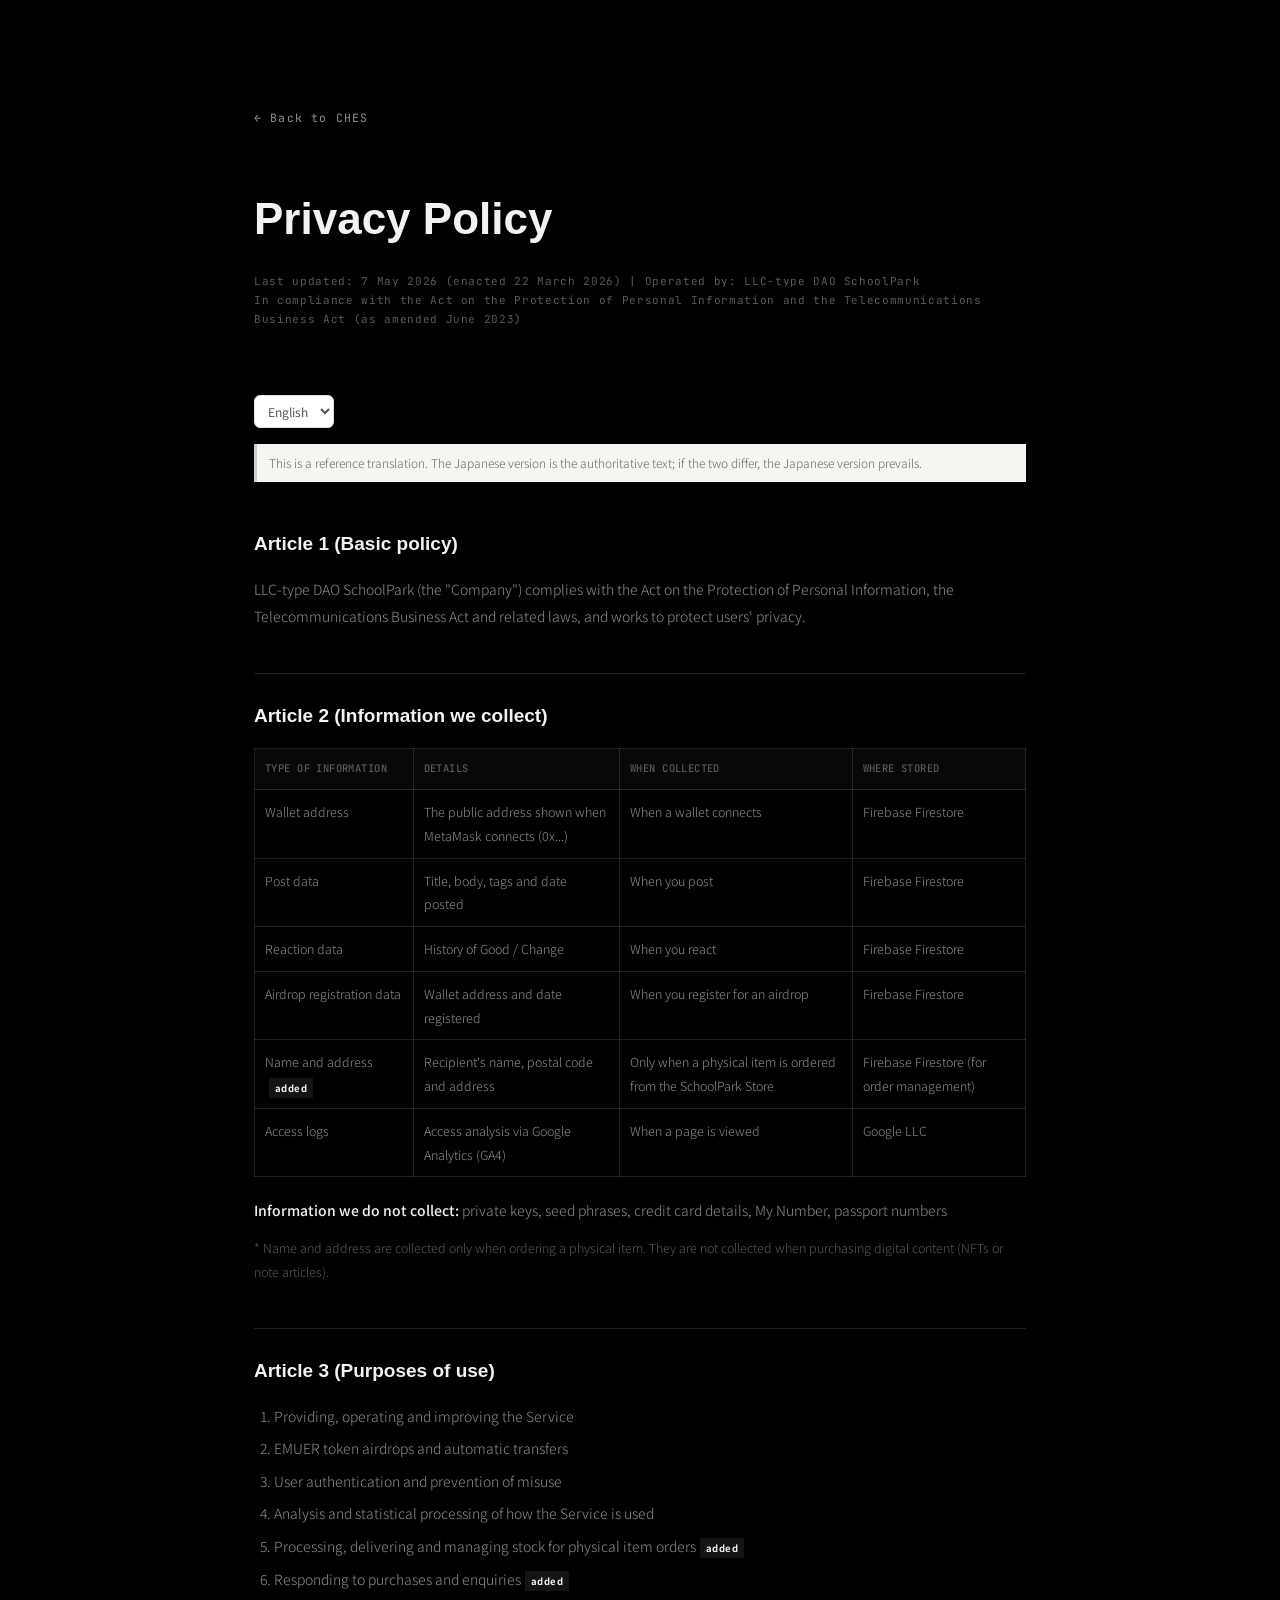
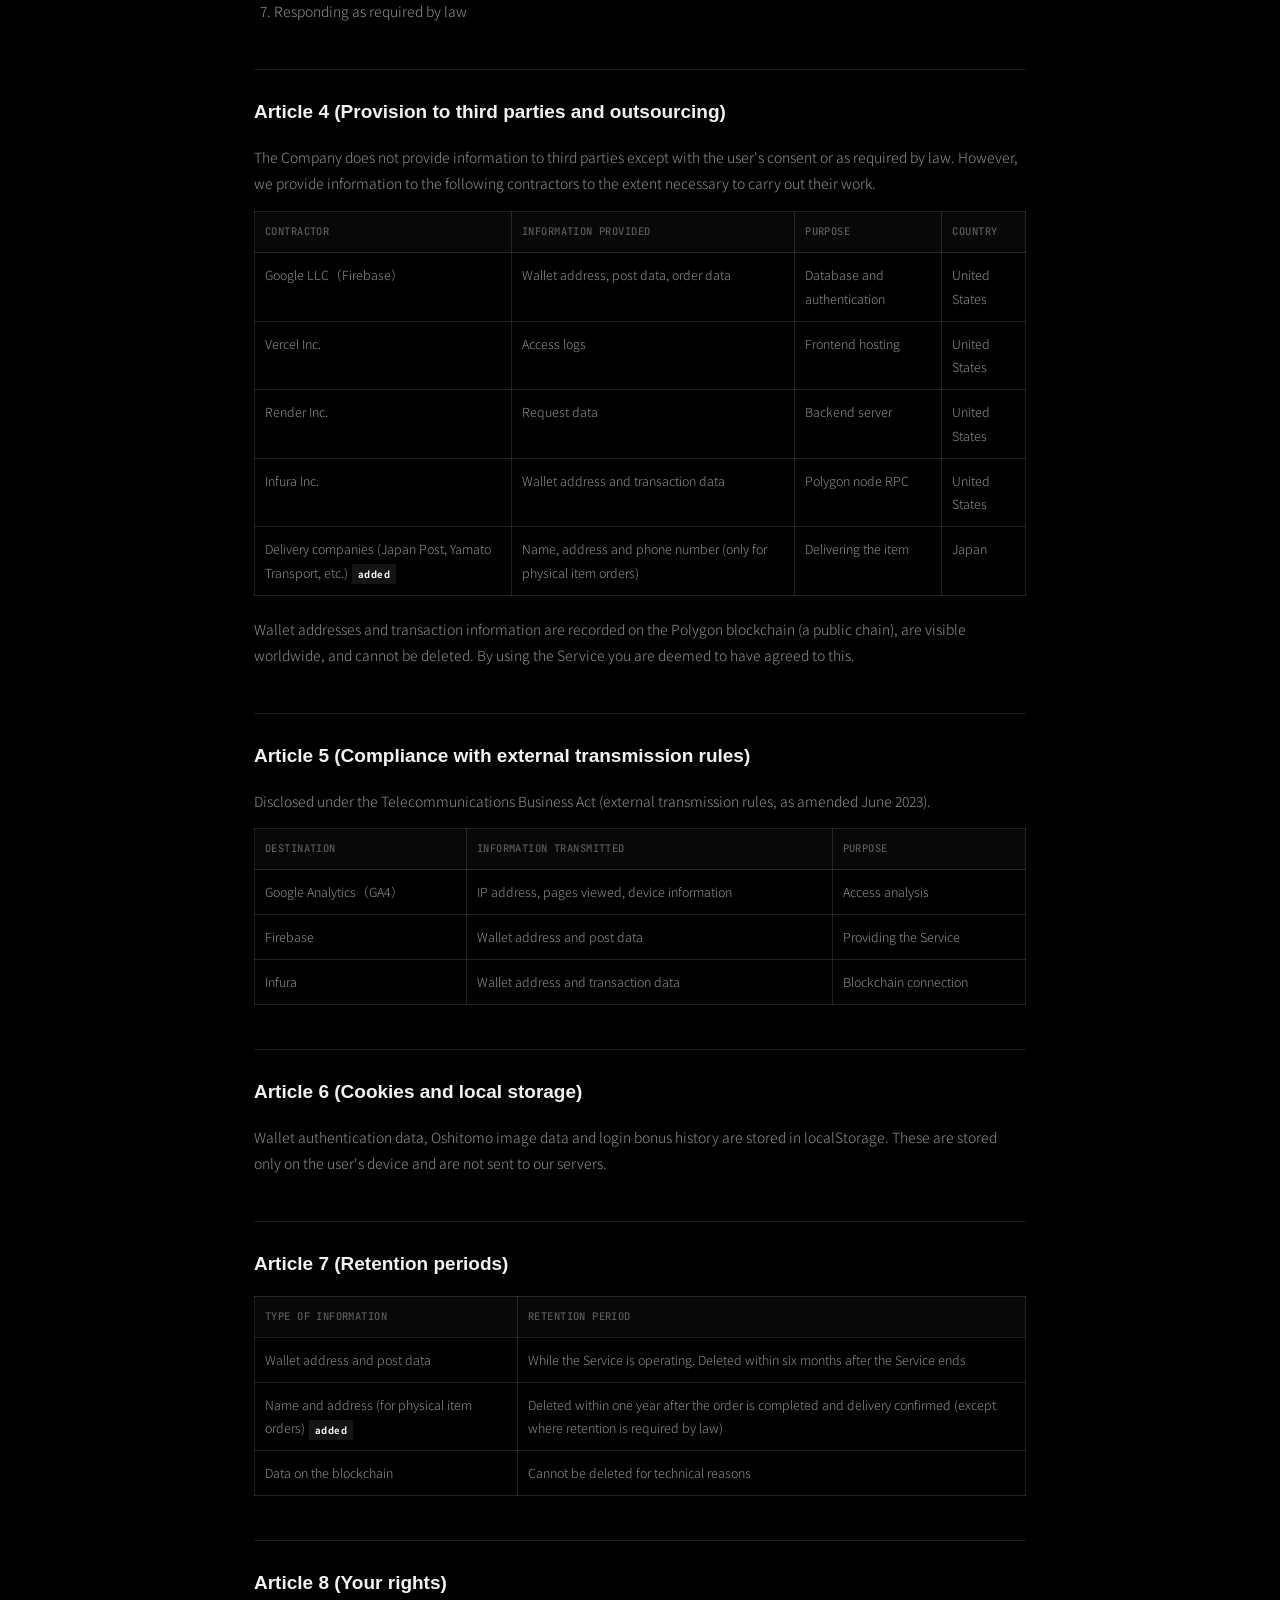
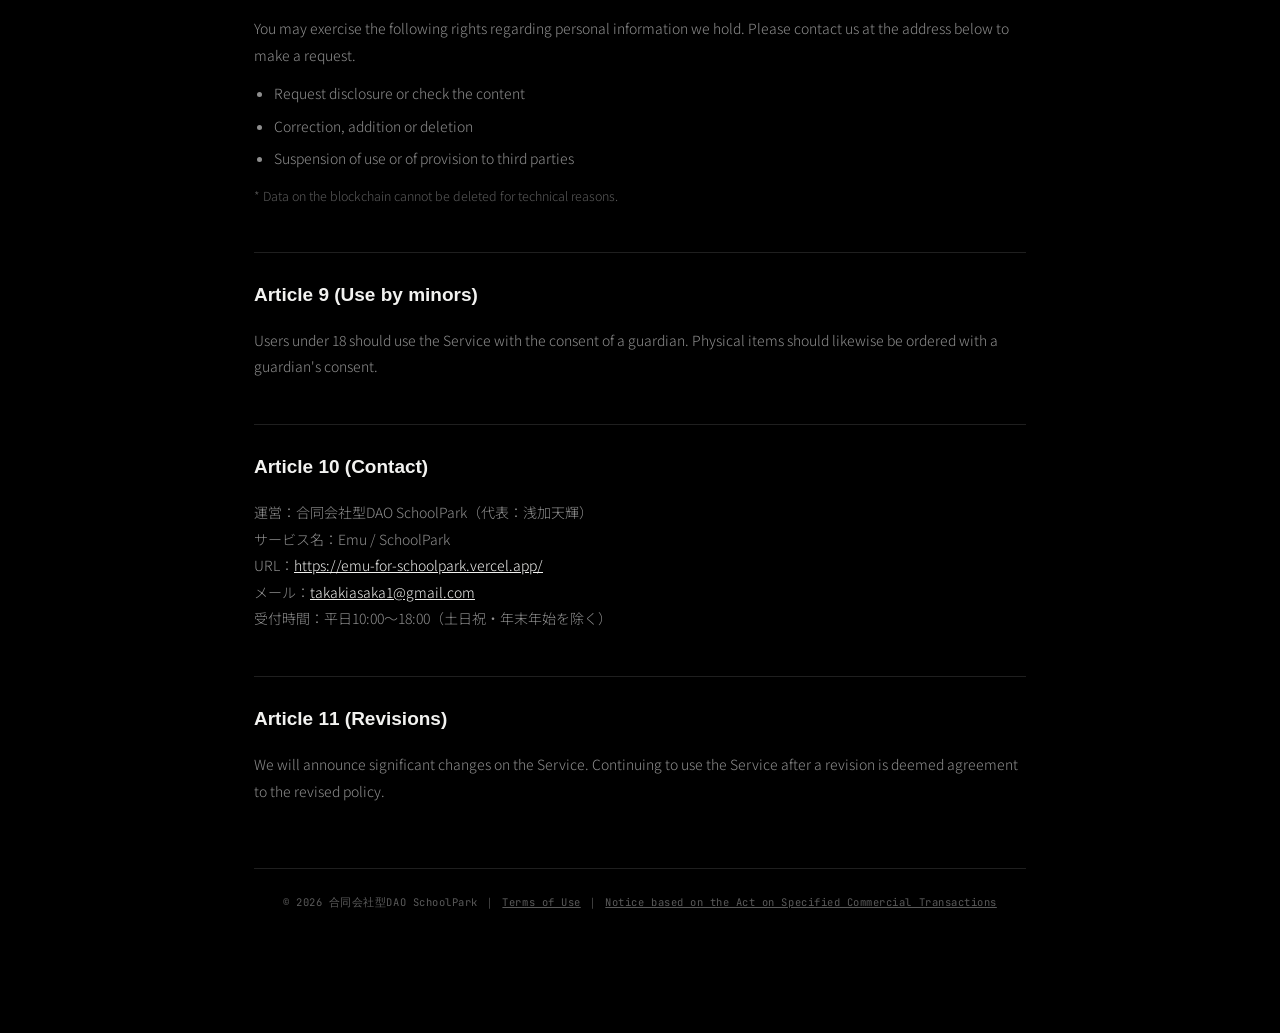
<file: privacy.html>
<!DOCTYPE html>
<html lang="ja">
<head>
<meta charset="UTF-8">
<meta name="viewport" content="width=device-width, initial-scale=1.0">
<title>プライバシーポリシー | CHES</title>
<link rel="preconnect" href="https://fonts.googleapis.com">
<link rel="preconnect" href="https://fonts.gstatic.com" crossorigin>
<link href="https://fonts.googleapis.com/css2?family=Zen+Kaku+Gothic+New:wght@500;700;900&family=JetBrains+Mono:wght@400;500;700&family=Noto+Sans+JP:wght@300;400;500;700&display=swap" rel="stylesheet">
<style>
*,*::before,*::after{margin:0;padding:0;box-sizing:border-box}
:root{--bg:#000;--white:#f2f2f0;--dim:#8f8f8f;--dim2:#5a5a5a;--line:rgba(255,255,255,.12);--mono:'JetBrains Mono',monospace;--head:'Zen Kaku Gothic New',sans-serif;--body:'Noto Sans JP',sans-serif;}
body{background:var(--bg);color:var(--white);font-family:var(--body);line-height:1.9;}
.wrap{max-width:820px;margin:0 auto;padding:100px 24px 120px;}
.back{font-family:var(--mono);font-size:11.5px;letter-spacing:.1em;color:var(--dim);text-decoration:none;display:inline-block;margin-bottom:48px;}
.back:hover{color:var(--white);}
h1{font-family:var(--head);font-weight:900;font-size:clamp(28px,4vw,44px);margin-bottom:12px;}
.updated{font-family:var(--mono);font-size:11px;color:var(--dim2);letter-spacing:.06em;margin-bottom:56px;line-height:1.7;}
h2{font-family:var(--head);font-weight:700;font-size:19px;margin:44px 0 14px;padding-top:24px;border-top:1px solid var(--line);}
h2:first-of-type{padding-top:0;border-top:none;}
p{font-size:14px;color:var(--dim);font-weight:300;margin-bottom:12px;}
ol,ul{margin:0 0 12px 20px;}
li{font-size:14px;color:var(--dim);font-weight:300;margin-bottom:6px;}
strong{color:var(--white);font-weight:500;}
a{color:var(--white);}
.note{font-size:12.5px;color:var(--dim2);margin:4px 0 0;}
table{width:100%;border-collapse:collapse;margin:14px 0 20px;font-size:12.5px;}
th{font-family:var(--mono);font-size:10.5px;letter-spacing:.04em;color:var(--dim2);text-transform:uppercase;text-align:left;padding:10px 10px;border:1px solid var(--line);background:rgba(255,255,255,.03);font-weight:500;white-space:nowrap;}
td{padding:10px 10px;border:1px solid var(--line);color:var(--dim);font-weight:300;vertical-align:top;}
.tag-new{display:inline-block;background:rgba(255,255,255,.08);color:var(--white);font-size:9.5px;font-weight:700;padding:1px 6px;letter-spacing:.04em;vertical-align:middle;margin-left:4px;}
.foot{margin-top:64px;padding-top:24px;border-top:1px solid var(--line);font-family:var(--mono);font-size:10.5px;color:var(--dim2);letter-spacing:.05em;text-align:center;}
.foot a{color:var(--dim2);}
.foot a:hover{color:var(--white);}
@media(max-width:640px){table{font-size:11.5px;}th,td{padding:8px;}}
</style>
<script>window.CHES_TITLE_KEY = "prv.doc.title";</script>
<script src="i18n.js" defer></script>
<script src="i18n-privacy.js" defer></script>
<style>.lang-select{background:#fff;border:1px solid #ddd;color:#555;border-radius:6px;padding:6px 9px;font-size:12px;cursor:pointer;font-family:inherit;margin:10px 0;}
.lang-note{margin:6px 0 0;padding:9px 12px;background:#f6f5f2;border-left:3px solid #ccc;color:#666;font-size:12px;line-height:1.7;}</style>
<style>
@media (max-width:640px){
  /* 英語などでは見出しが折り返せず表が広がり、ページごと横スクロールしていた。
     表の中だけスクロールさせて、ページ本体は動かないようにする */
  table{ display:block; overflow-x:auto; -webkit-overflow-scrolling:touch; max-width:100%; }
}
</style>
</head>
<body>
<div class="wrap">
  <a class="back" href="index.html" data-i18n="prv.001">← CHESに戻る</a>
  <h1 data-i18n="prv.002">プライバシーポリシー</h1>
  <div class="updated" data-i18n-html="prv.003">最終更新日: 2026年5月7日（2026年3月22日制定）｜運営: 合同会社型DAO SchoolPark<br>個人情報保護法・電気通信事業法（2023年6月改正）に準拠</div>
  <!-- 訳と原文が食い違ったときにどちらが正かを明示する -->
  <select class="lang-select" data-lang-select aria-label="Language" data-i18n-title="nav.lang"></select>
    <p class="lang-note" data-i18n="prv.note"></p>

  <h2 data-i18n="prv.004">第1条（基本方針）</h2>
  <p data-i18n="prv.005">合同会社型DAO SchoolPark（以下「当社」）は、個人情報保護法、電気通信事業法および関連法令を遵守し、ユーザーのプライバシー保護に努めます。</p>

  <h2 data-i18n="prv.006">第2条（取得する情報）</h2>
  <table>
    <tr><th data-i18n="prv.007">情報の種類</th><th data-i18n="prv.008">内容</th><th data-i18n="prv.009">取得タイミング</th><th data-i18n="prv.010">保存場所</th></tr>
    <tr><td data-i18n="prv.011">ウォレットアドレス</td><td data-i18n="prv.012">MetaMask接続時のパブリックアドレス（0x...）</td><td data-i18n="prv.013">ウォレット接続時</td><td>Firebase Firestore</td></tr>
    <tr><td data-i18n="prv.014">投稿データ</td><td data-i18n="prv.015">タイトル・本文・タグ・投稿日時</td><td data-i18n="prv.016">投稿時</td><td>Firebase Firestore</td></tr>
    <tr><td data-i18n="prv.017">リアクションデータ</td><td data-i18n="prv.018">Good/Changeの履歴</td><td data-i18n="prv.019">リアクション時</td><td>Firebase Firestore</td></tr>
    <tr><td data-i18n="prv.020">エアドロ登録データ</td><td data-i18n="prv.021">ウォレットアドレス・登録日時</td><td data-i18n="prv.022">エアドロ登録時</td><td>Firebase Firestore</td></tr>
    <tr><td data-i18n-html="prv.023">氏名・住所<span class="tag-new">追加</span></td><td data-i18n="prv.024">配送先の氏名・郵便番号・住所</td><td data-i18n="prv.025">SchoolPark Storeで物理商品を注文した場合のみ</td><td data-i18n="prv.026">Firebase Firestore（注文管理用）</td></tr>
    <tr><td data-i18n="prv.027">アクセスログ</td><td data-i18n="prv.028">Google Analytics（GA4）によるアクセス解析</td><td data-i18n="prv.029">ページ閲覧時</td><td>Google LLC</td></tr>
  </table>
  <p data-i18n-html="prv.030"><strong>取得しない情報：</strong>秘密鍵・シードフレーズ・クレジットカード情報・マイナンバー・パスポート番号</p>
  <p class="note" data-i18n="prv.031">※ 氏名・住所は物理商品の注文時のみ収集します。デジタルコンテンツ（NFT・note記事）の購入時は収集しません。</p>

  <h2 data-i18n="prv.032">第3条（情報の利用目的）</h2>
  <ol>
    <li data-i18n="prv.033">本サービスの提供・運営・改善</li>
    <li data-i18n="prv.034">EMUERトークンのエアドロップ・自動送金処理</li>
    <li data-i18n="prv.035">ユーザー認証・不正利用の防止</li>
    <li data-i18n="prv.036">サービスの利用状況の分析・統計処理</li>
    <li data-i18n-html="prv.037">物理商品の注文処理・配送・在庫管理<span class="tag-new">追加</span></li>
    <li data-i18n-html="prv.038">ご購入・お問い合わせへの対応<span class="tag-new">追加</span></li>
    <li data-i18n="prv.039">法令に基づく対応</li>
  </ol>

  <h2 data-i18n="prv.040">第4条（第三者提供・業務委託）</h2>
  <p data-i18n="prv.041">当社はユーザーの同意・法令に基づく場合を除き、情報を第三者に提供しません。ただし以下の業務委託先には、業務遂行のために必要な範囲で情報を提供します。</p>
  <table>
    <tr><th data-i18n="prv.042">業務委託先</th><th data-i18n="prv.043">提供する情報</th><th data-i18n="prv.044">利用目的</th><th data-i18n="prv.045">所在国</th></tr>
    <tr><td>Google LLC（Firebase）</td><td data-i18n="prv.046">ウォレットアドレス・投稿データ・注文データ</td><td data-i18n="prv.047">データベース・認証</td><td data-i18n="prv.048">米国</td></tr>
    <tr><td>Vercel Inc.</td><td data-i18n="prv.049">アクセスログ</td><td data-i18n="prv.050">フロントエンドホスティング</td><td data-i18n="prv.051">米国</td></tr>
    <tr><td>Render Inc.</td><td data-i18n="prv.052">リクエストデータ</td><td data-i18n="prv.053">バックエンドサーバー</td><td data-i18n="prv.054">米国</td></tr>
    <tr><td>Infura Inc.</td><td data-i18n="prv.055">ウォレットアドレス・トランザクションデータ</td><td data-i18n="prv.056">PolygonノードRPC</td><td data-i18n="prv.057">米国</td></tr>
    <tr><td data-i18n-html="prv.058">配送業者（日本郵便・ヤマト運輸等）<span class="tag-new">追加</span></td><td data-i18n="prv.059">氏名・住所・電話番号（物理商品注文時のみ）</td><td data-i18n="prv.060">商品の配送</td><td data-i18n="prv.061">日本</td></tr>
  </table>
  <p data-i18n="prv.062">ウォレットアドレス・トランザクション情報はPolygonブロックチェーン（パブリックチェーン）上に記録され、世界中から閲覧可能であり削除できません。本サービスを利用することにより、この点に同意したものとみなします。</p>

  <h2 data-i18n="prv.063">第5条（外部送信規律への対応）</h2>
  <p data-i18n="prv.064">電気通信事業法（2023年6月改正・外部送信規律）に基づき開示します。</p>
  <table>
    <tr><th data-i18n="prv.065">送信先</th><th data-i18n="prv.066">送信される情報</th><th data-i18n="prv.067">目的</th></tr>
    <tr><td>Google Analytics（GA4）</td><td data-i18n="prv.068">IPアドレス・閲覧ページ・デバイス情報</td><td data-i18n="prv.069">アクセス解析</td></tr>
    <tr><td>Firebase</td><td data-i18n="prv.070">ウォレットアドレス・投稿データ</td><td data-i18n="prv.071">サービス提供</td></tr>
    <tr><td>Infura</td><td data-i18n="prv.072">ウォレットアドレス・トランザクションデータ</td><td data-i18n="prv.073">ブロックチェーン接続</td></tr>
  </table>

  <h2 data-i18n="prv.074">第6条（Cookieおよびローカルストレージ）</h2>
  <p data-i18n="prv.075">localStorageにはウォレット認証情報・推し共画像データ・ログインボーナス履歴が保存されます。これらはユーザーのデバイス上にのみ保存され、当社サーバーには送信されません。</p>

  <h2 data-i18n="prv.076">第7条（個人情報の保存期間）</h2>
  <table>
    <tr><th data-i18n="prv.077">情報の種類</th><th data-i18n="prv.078">保存期間</th></tr>
    <tr><td data-i18n="prv.079">ウォレットアドレス・投稿データ</td><td data-i18n="prv.080">サービス運営期間中。サービス終了後6ヶ月以内に削除</td></tr>
    <tr><td data-i18n-html="prv.081">氏名・住所（物理商品注文分）<span class="tag-new">追加</span></td><td data-i18n="prv.082">注文完了・配送確認後、1年以内に削除（法令上の保存義務がある場合を除く）</td></tr>
    <tr><td data-i18n="prv.083">ブロックチェーン上のデータ</td><td data-i18n="prv.084">技術的な理由から削除不可</td></tr>
  </table>

  <h2 data-i18n="prv.085">第8条（ユーザーの権利）</h2>
  <p data-i18n="prv.086">当社が保有する個人情報について、以下の権利を行使できます。請求は下記お問い合わせ先までご連絡ください。</p>
  <ul>
    <li data-i18n="prv.087">開示請求・内容確認</li>
    <li data-i18n="prv.088">訂正・追加・削除</li>
    <li data-i18n="prv.089">利用停止・第三者提供の停止</li>
  </ul>
  <p class="note" data-i18n="prv.090">※ ブロックチェーン上のデータは技術的な理由から削除できません。</p>

  <h2 data-i18n="prv.091">第9条（未成年者の利用）</h2>
  <p data-i18n="prv.092">18歳未満のユーザーは保護者の同意を得た上でご利用ください。物理商品の購入については、保護者の同意を得た上でご注文ください。</p>

  <h2 data-i18n="prv.093">第10条（お問い合わせ）</h2>
  <p>
    運営：合同会社型DAO SchoolPark（代表：浅加天輝）<br>
    サービス名：Emu / SchoolPark<br>
    URL：<a href="https://emu-for-schoolpark.vercel.app/" target="_blank" rel="noopener">https://emu-for-schoolpark.vercel.app/</a><br>
    メール：<a href="mailto:takakiasaka1@gmail.com">takakiasaka1@gmail.com</a><br>
    受付時間：平日10:00〜18:00（土日祝・年末年始を除く）
  </p>

  <h2 data-i18n="prv.094">第11条（改定）</h2>
  <p data-i18n="prv.095">重要な変更の場合は本サービス上でお知らせします。改定後に利用を継続した場合、改定後のポリシーに同意したものとみなします。</p>

  <div class="foot">
    © 2026 合同会社型DAO SchoolPark ｜ <a href="terms.html" data-i18n="prv.096">利用規約</a> ｜ <a href="legal/tokusho.html" data-i18n="prv.097">特定商取引法に基づく表記</a>
  </div>
</div>
</body>
</html>
</file>
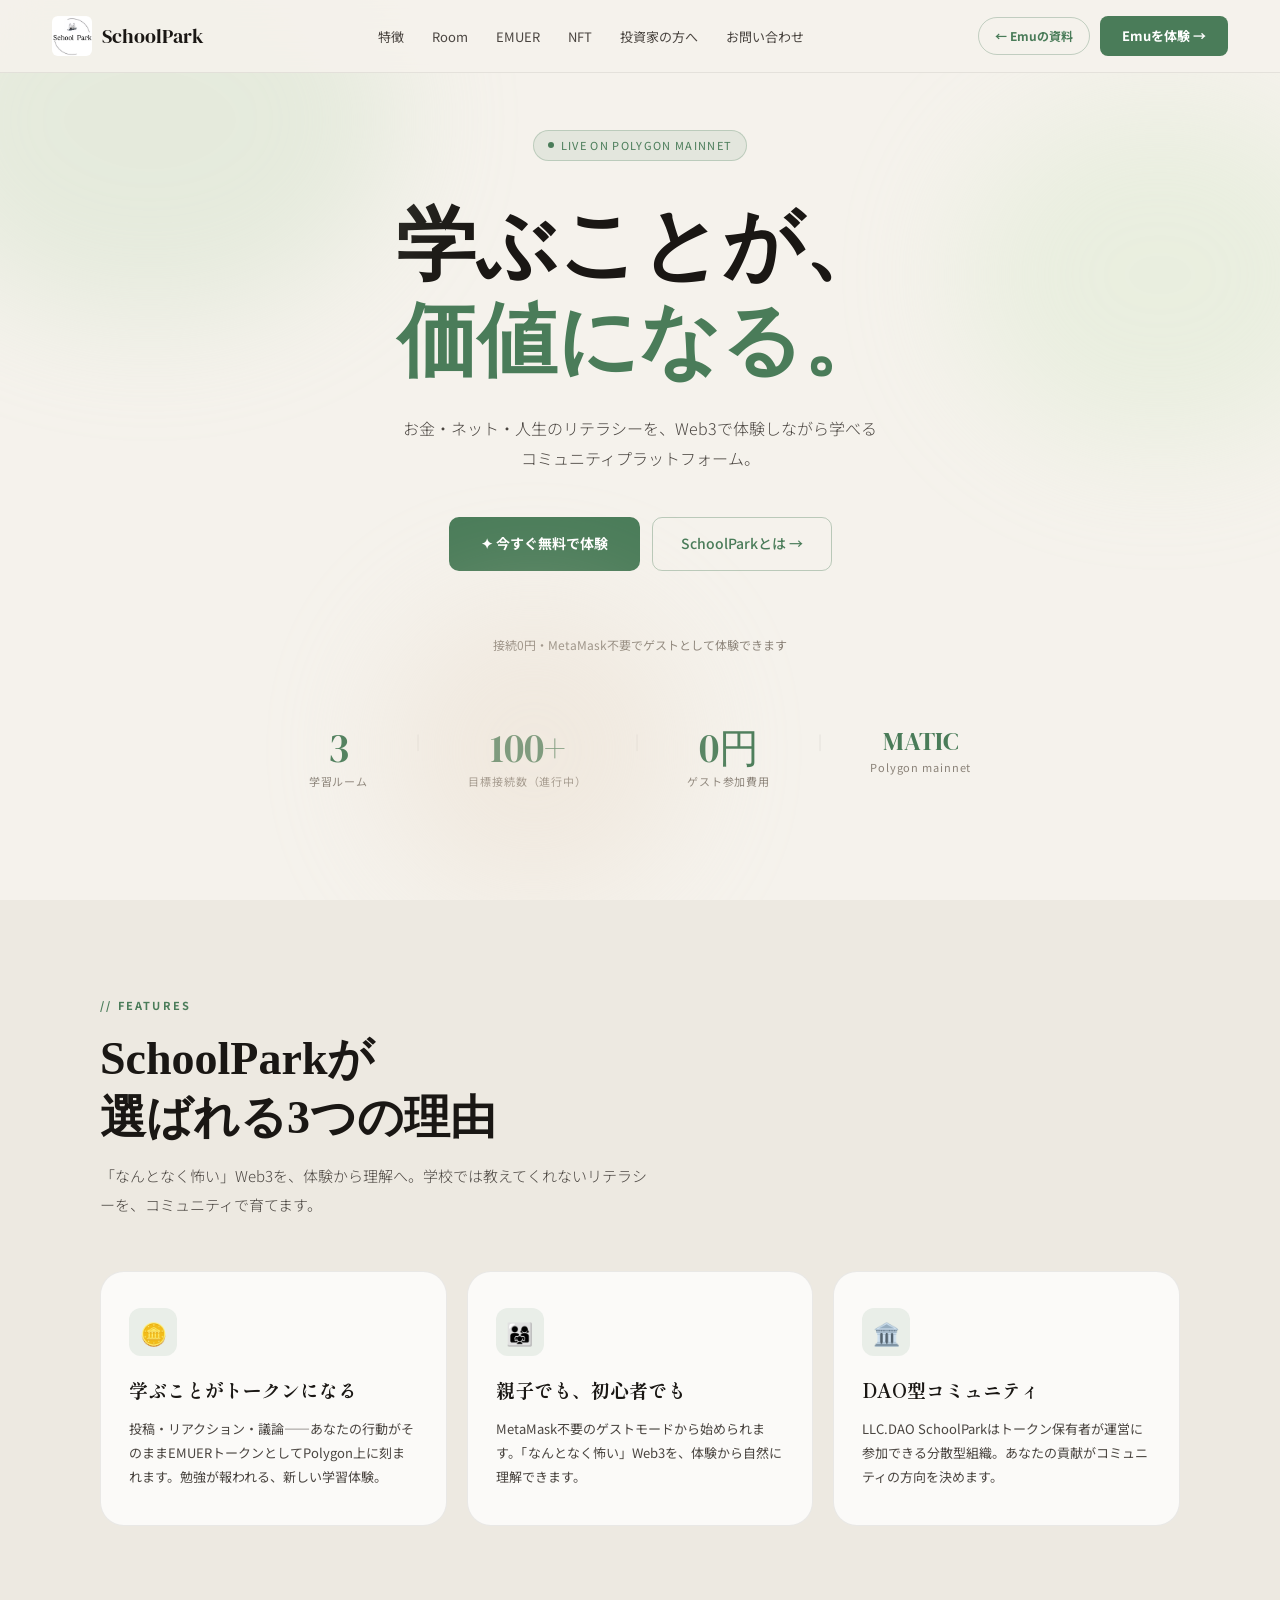
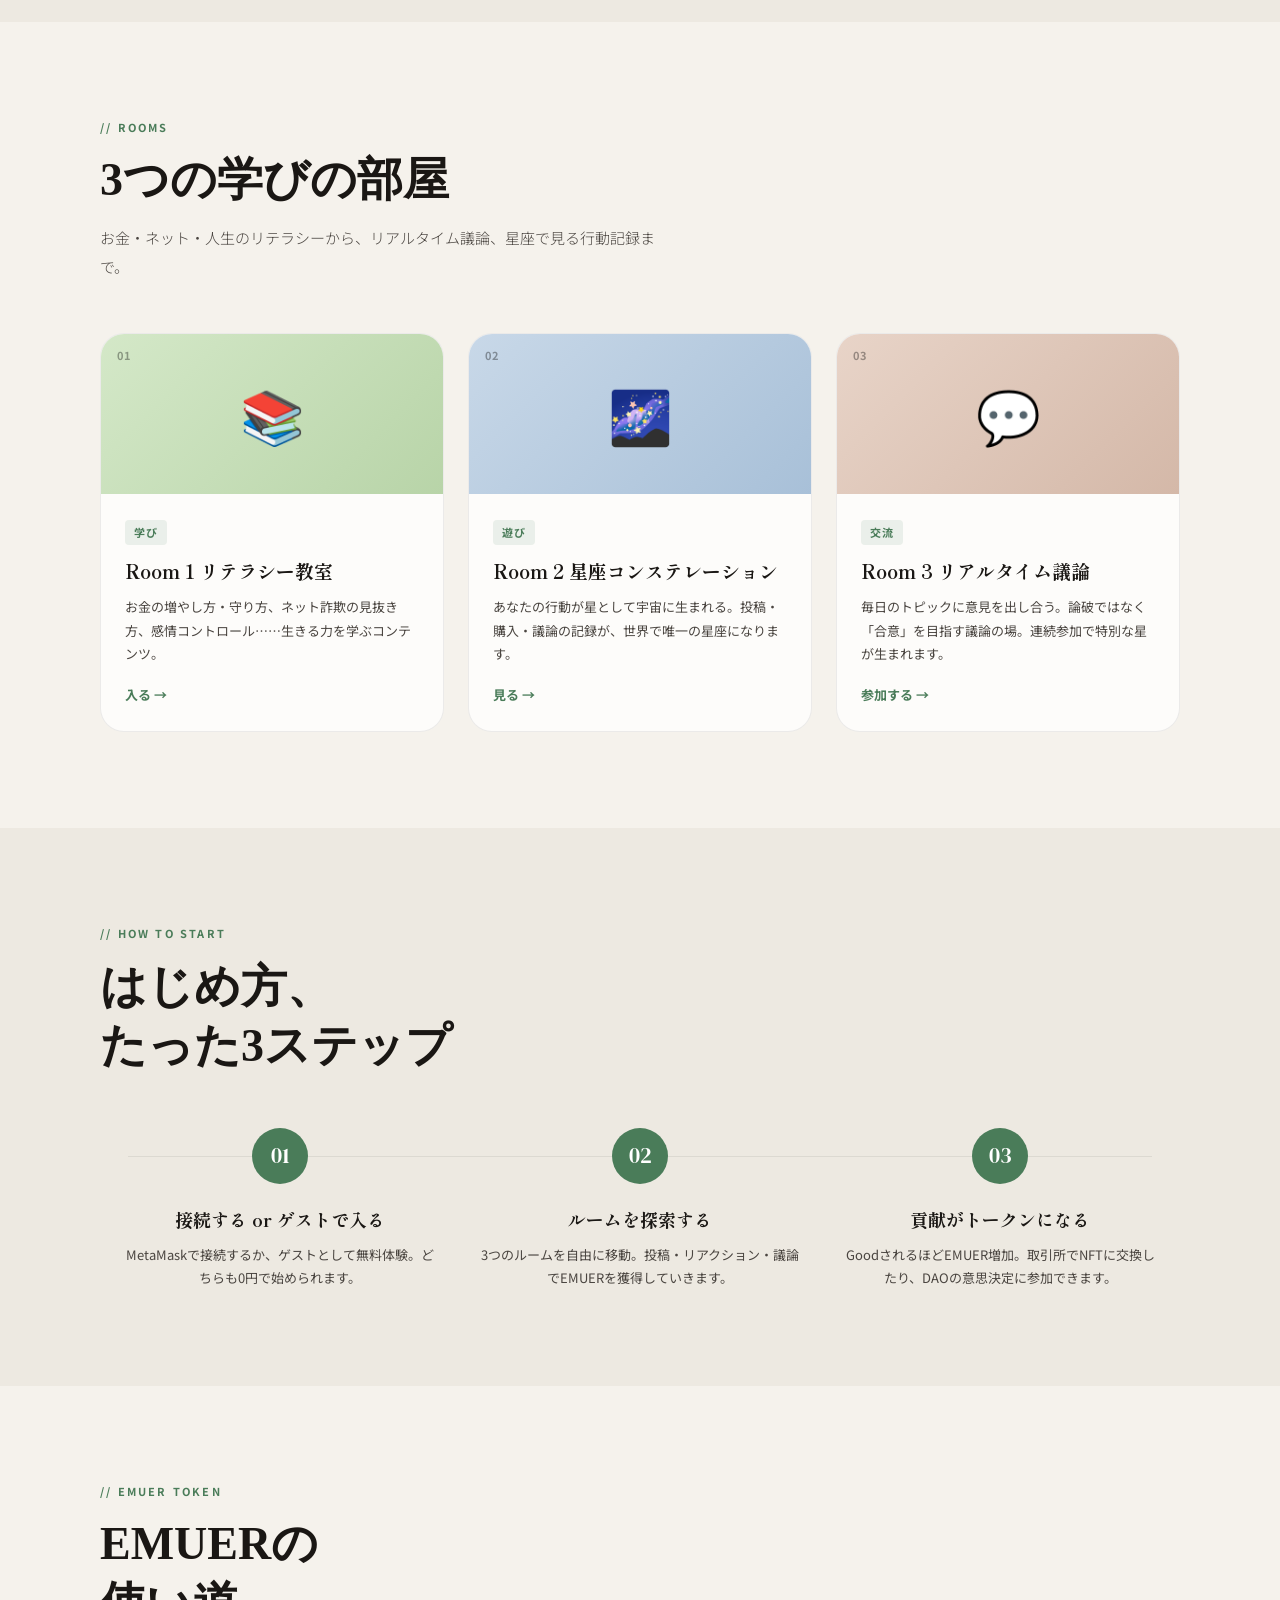
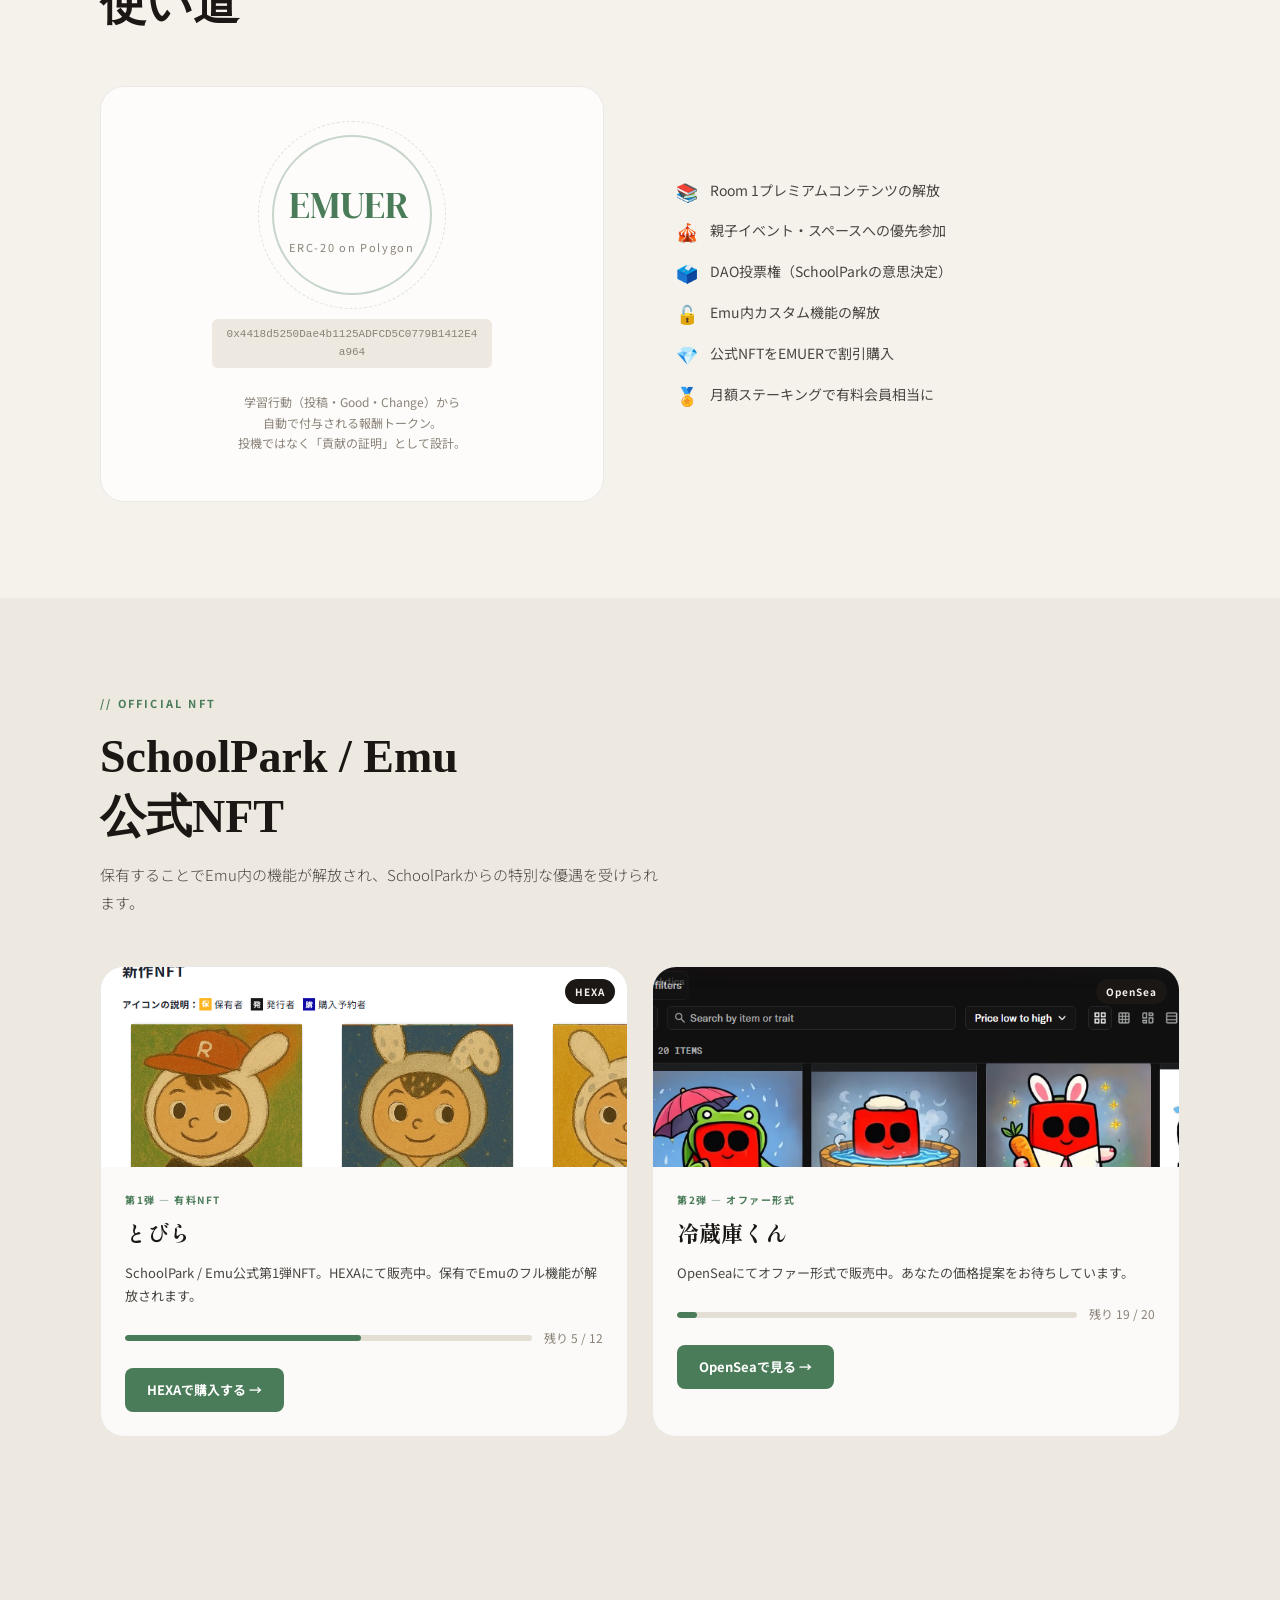
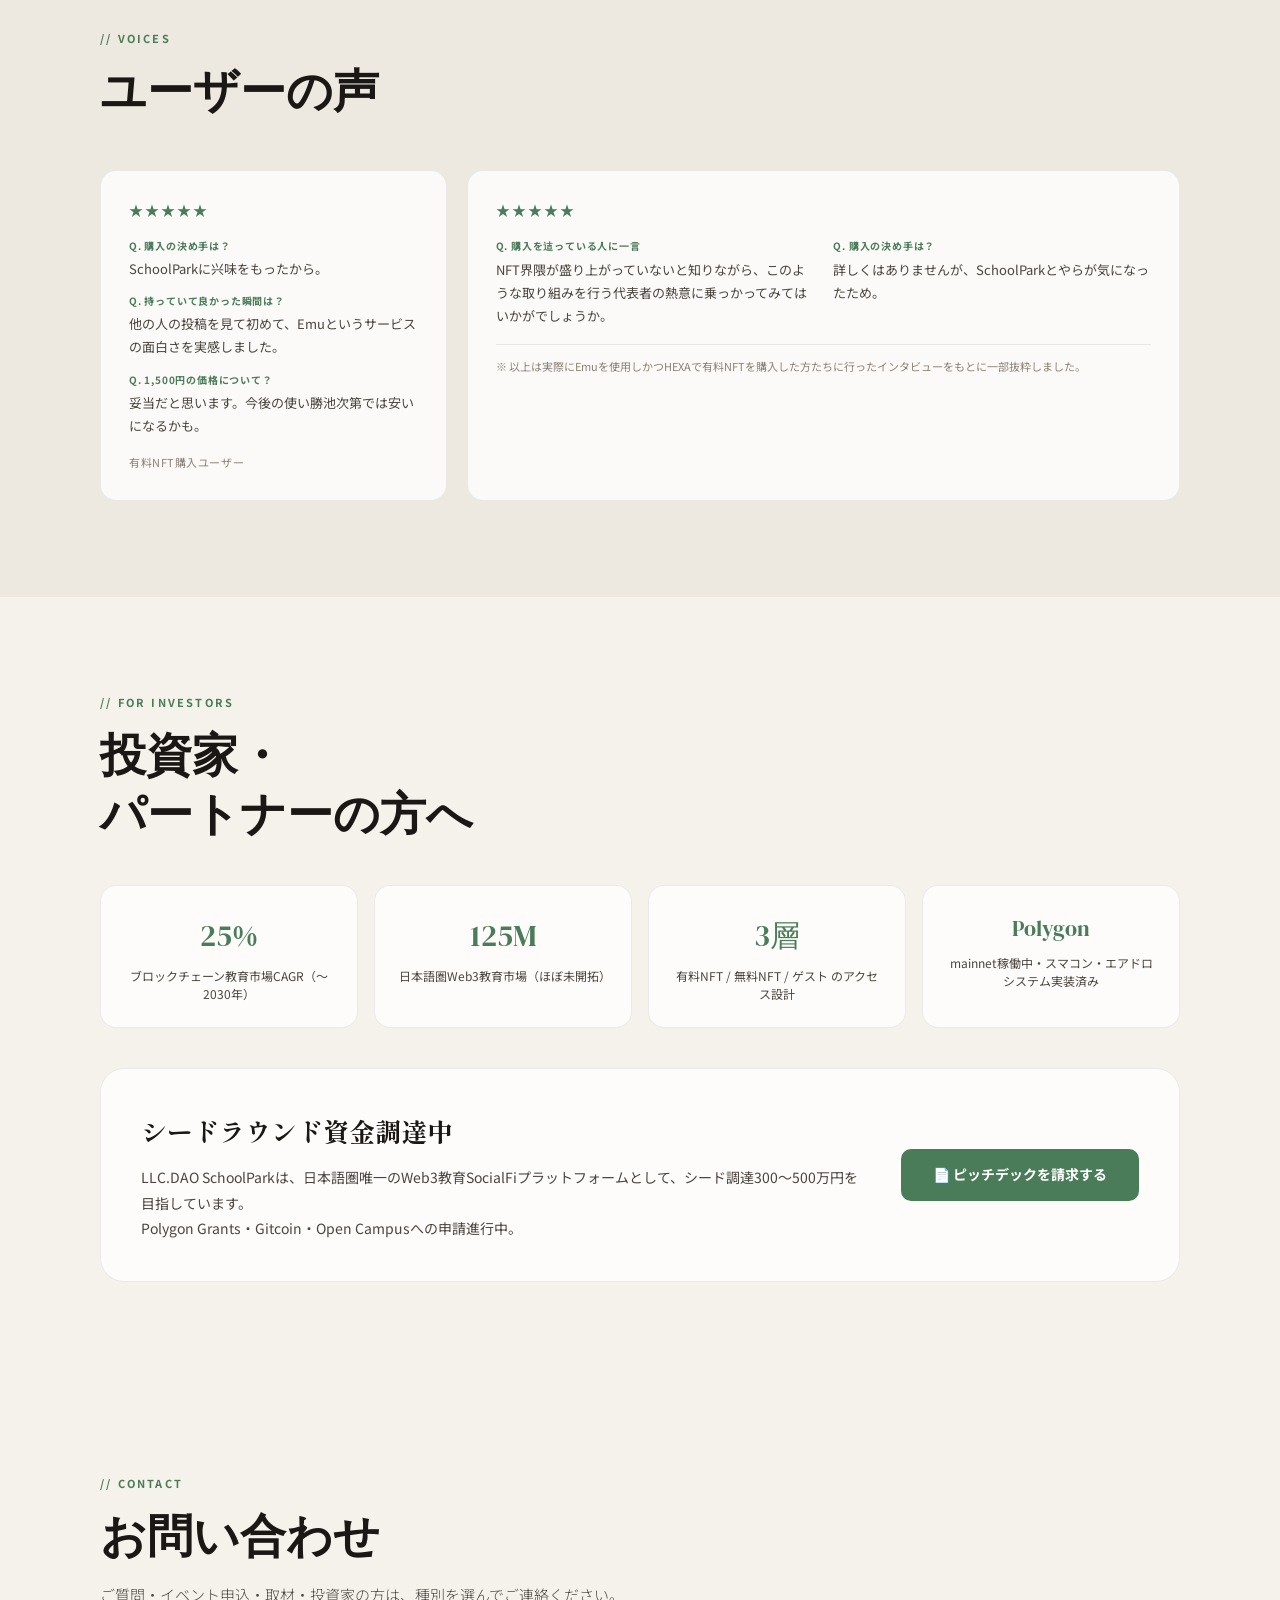
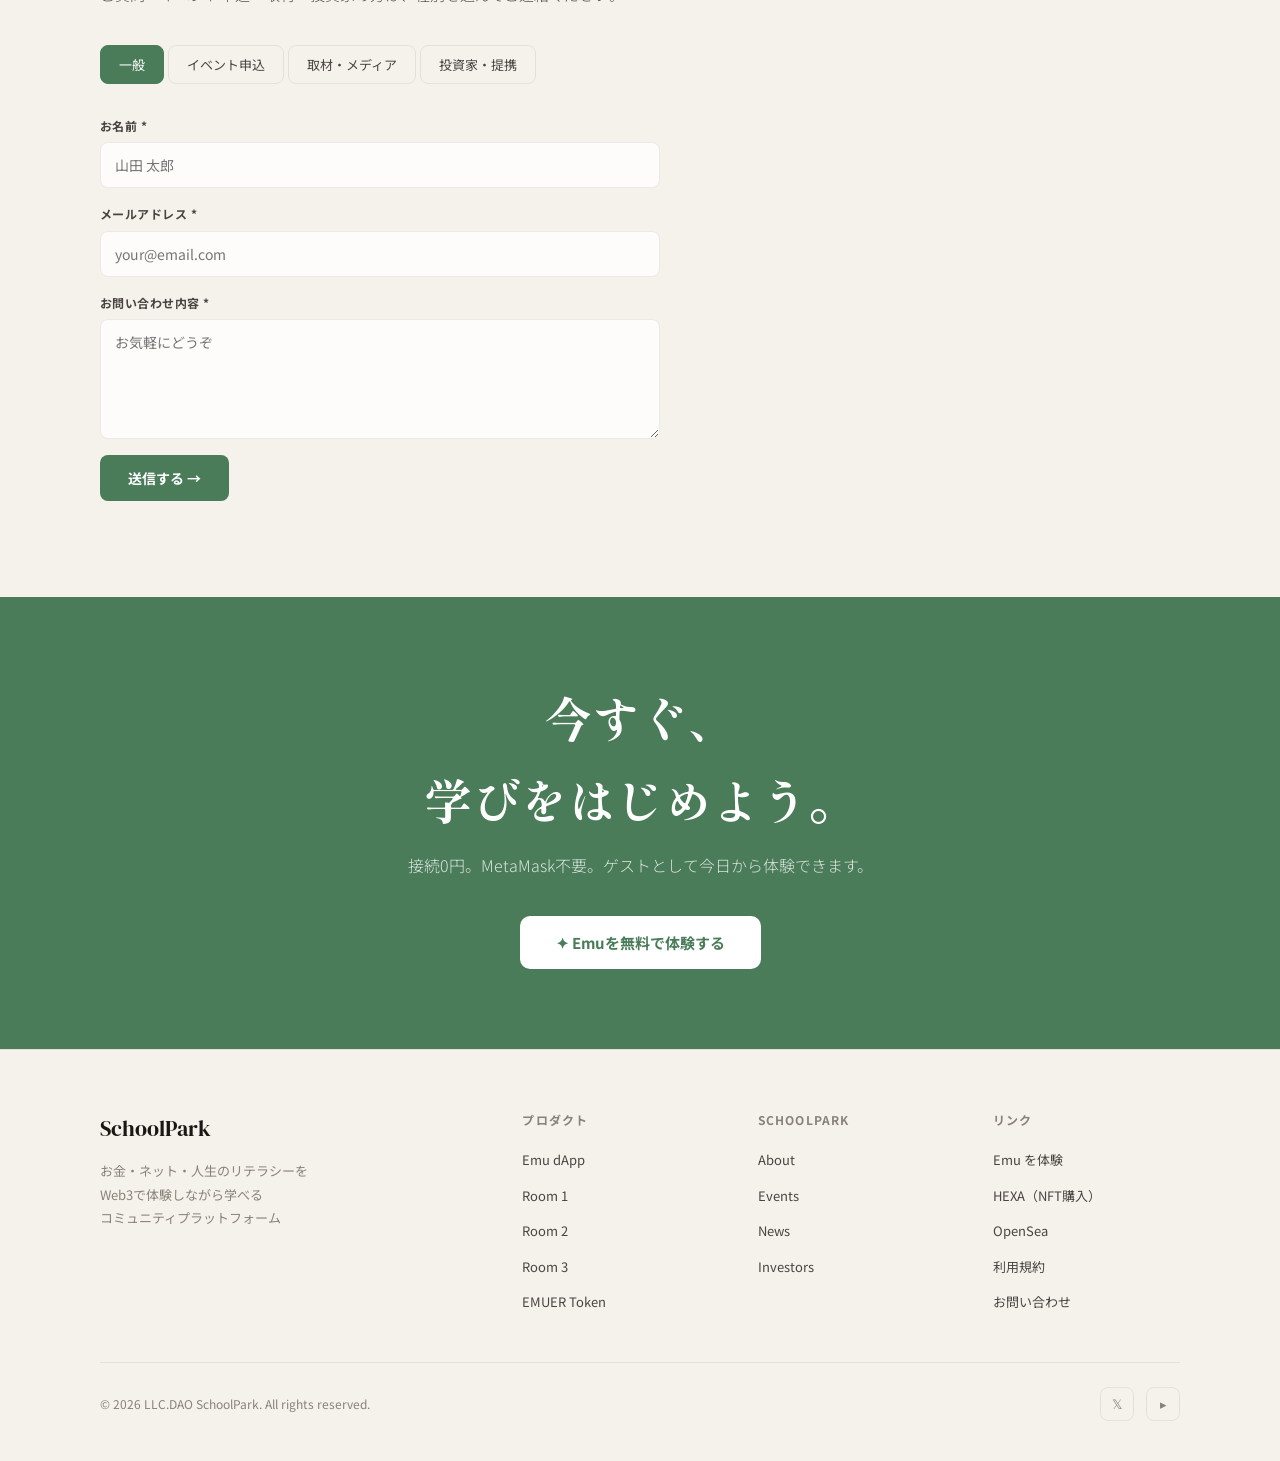
<file: SchoolPark Homepage.html>
<!DOCTYPE html>
<html lang="ja">
<head>
<meta charset="UTF-8">
<meta name="viewport" content="width=device-width, initial-scale=1.0">
<title>SchoolPark | 学ぶことが、価値になる。</title>
<link rel="preconnect" href="https://fonts.googleapis.com">
<link rel="preconnect" href="https://fonts.gstatic.com" crossorigin>
<link href="https://fonts.googleapis.com/css2?family=Shippori+Mincho+B1:wght@400;500;600;800&family=Noto+Sans+JP:wght@300;400;500;700&family=DM+Serif+Display:ital@0;1&display=swap" rel="stylesheet">
<style>
*, *::before, *::after { box-sizing: border-box; margin: 0; padding: 0; }
html { scroll-behavior: smooth; }

:root {
  --bg:    #f5f2ec;
  --bg2:   #ede9e1;
  --bg3:   #e4dfd4;
  --bg4:   #dbd5c8;
  --text:  #1a1714;
  --text2: #4a4540;
  --text3: #8a8278;
  --acc:   #4a7c59;
  --acc2:  #3d6649;
  --acc3:  #c8ddc0;     /* light green tint */
  --warm:  #b85c38;     /* secondary warm */
  --card:  rgba(255,255,255,0.75);
  --cb:    rgba(0,0,0,0.07);
  --r-sm:  10px;
  --r-md:  16px;
  --r-lg:  24px;
}

body {
  background: var(--bg);
  color: var(--text);
  font-family: 'Noto Sans JP', sans-serif;
  font-size: 15px;
  line-height: 1.7;
  overflow-x: hidden;
}

/* ── NAV ── */
nav {
  position: fixed; top: 0; left: 0; right: 0; z-index: 200;
  background: rgba(245,242,236,0.88);
  backdrop-filter: blur(18px);
  border-bottom: 1px solid var(--cb);
  display: flex; align-items: center; justify-content: space-between;
  padding: 16px 52px;
}
.nav-brand { display: flex; align-items: center; gap: 10px; text-decoration: none; }
.nav-mark {
  width: 34px; height: 34px; border-radius: 9px;
  background: var(--acc); display: flex; align-items: center; justify-content: center;
}
.nav-mark svg { color: #fff; }
.nav-name { font-family: 'DM Serif Display', serif; font-size: 20px; color: var(--text); }

.nav-links { display: flex; gap: 28px; list-style: none; }
.nav-links a { font-size: 13px; color: var(--text2); text-decoration: none; transition: color .2s; }
.nav-links a:hover { color: var(--acc); }

.nav-cta {
  background: var(--acc); color: #fff !important;
  padding: 9px 22px; border-radius: 8px; font-weight: 700; font-size: 13px;
  text-decoration: none; transition: opacity .2s;
}
.nav-cta:hover { opacity: .85; }

/* ── HERO ── */
.hero {
  min-height: 100vh;
  padding: 130px 52px 80px;
  display: flex; flex-direction: column; align-items: center;
  text-align: center;
  position: relative; overflow: hidden;
  background: var(--bg);
}

/* organic blobs */
.blob {
  position: absolute; border-radius: 50%;
  pointer-events: none; filter: blur(60px); opacity: 0.35;
}
.blob-1 { width: 500px; height: 400px; background: var(--acc3); top: -80px; left: -100px; }
.blob-2 { width: 400px; height: 350px; background: #d4e8c8; top: 100px; right: -80px; }
.blob-3 { width: 300px; height: 300px; background: #e8d9c8; bottom: 0; left: 30%; }

.hero-live {
  display: inline-flex; align-items: center; gap: 7px;
  padding: 5px 14px; border-radius: 100px;
  background: rgba(74,124,89,0.1); border: 1px solid rgba(74,124,89,0.25);
  font-size: 11px; letter-spacing: .12em; color: var(--acc); margin-bottom: 36px;
}
.live-dot {
  width: 6px; height: 6px; border-radius: 50%; background: var(--acc);
  animation: blink 2s ease-in-out infinite;
}
@keyframes blink { 0%,100%{opacity:1} 50%{opacity:.3} }

.hero h1 {
  font-family: 'Shippori Mincho B1', serif;
  font-size: clamp(42px, 7vw, 80px);
  line-height: 1.2; font-weight: 800;
  color: var(--text); margin-bottom: 24px;
  text-wrap: pretty;
}
.hero h1 em { font-style: normal; color: var(--acc); }

.hero-sub {
  font-size: 16px; color: var(--text2); line-height: 1.9;
  max-width: 520px; font-weight: 300; margin-bottom: 44px;
}

.hero-btns {
  display: flex; gap: 12px; flex-wrap: wrap; justify-content: center;
  margin-bottom: 64px;
}

.btn-fill {
  background: var(--acc); color: #fff;
  padding: 14px 32px; border-radius: 10px; font-size: 14px; font-weight: 700;
  text-decoration: none; border: none; cursor: pointer;
  display: inline-flex; align-items: center; gap: 8px;
  transition: opacity .2s, transform .15s;
}
.btn-fill:hover { opacity: .85; transform: translateY(-2px); }

.btn-out {
  background: transparent; color: var(--acc);
  padding: 14px 28px; border-radius: 10px; font-size: 14px; font-weight: 500;
  border: 1.5px solid rgba(74,124,89,.35); text-decoration: none; cursor: pointer;
  transition: all .2s;
}
.btn-out:hover { background: rgba(74,124,89,.07); transform: translateY(-2px); }

.hero-note { font-size: 12px; color: var(--text3); margin-bottom: 72px; }

/* stats */
.hero-stats {
  display: flex; gap: 48px; flex-wrap: wrap; justify-content: center;
}
.stat-item { text-align: center; }
.stat-num {
  font-family: 'DM Serif Display', serif;
  font-size: 40px; color: var(--acc); line-height: 1;
}
.stat-label { font-size: 11px; color: var(--text3); letter-spacing: .08em; margin-top: 4px; }

/* wave divider */
.wave {
  width: 100%; overflow: hidden; line-height: 0;
  background: var(--bg);
}
.wave svg { display: block; }

/* ── SECTION COMMONS ── */
section { padding: 96px 52px; }
.sec-inner { max-width: 1080px; margin: 0 auto; }
.sec-label {
  font-size: 11px; letter-spacing: .2em; text-transform: uppercase;
  color: var(--acc); margin-bottom: 14px; font-weight: 700;
}
.sec-title {
  font-family: 'Shippori Mincho B1', serif;
  font-size: clamp(28px, 4vw, 46px); font-weight: 600;
  line-height: 1.3; color: var(--text); margin-bottom: 14px;
}
.sec-sub {
  font-size: 15px; color: var(--text2); line-height: 1.9;
  font-weight: 300; max-width: 560px;
}
.divider { height: 1px; background: var(--cb); max-width: 1080px; margin: 0 auto; }

/* ── FEATURES ── */
.features-bg { background: var(--bg2); }

.feat-grid {
  display: grid; grid-template-columns: repeat(3,1fr); gap: 20px;
  margin-top: 52px;
}
.feat-card {
  background: var(--card); border: 1px solid var(--cb);
  border-radius: var(--r-lg); padding: 36px 28px;
  transition: transform .25s, box-shadow .25s;
}
.feat-card:hover { transform: translateY(-5px); box-shadow: 0 12px 32px rgba(0,0,0,.07); }

.feat-icon {
  width: 48px; height: 48px; border-radius: 12px;
  background: rgba(74,124,89,.1); display: flex; align-items: center;
  justify-content: center; font-size: 22px; margin-bottom: 18px;
}
.feat-card h3 { font-family: 'Shippori Mincho B1', serif; font-size: 19px; color: var(--text); margin-bottom: 10px; }
.feat-card p { font-size: 13px; color: var(--text2); line-height: 1.85; }

/* ── ROOMS ── */
.rooms-grid {
  display: grid; grid-template-columns: repeat(3,1fr); gap: 24px;
  margin-top: 52px;
}
.room-card {
  background: var(--card); border: 1px solid var(--cb);
  border-radius: var(--r-lg); overflow: hidden;
  transition: transform .25s, box-shadow .25s;
  cursor: pointer;
}
.room-card:hover { transform: translateY(-5px); box-shadow: 0 16px 40px rgba(0,0,0,.08); }

.room-thumb {
  height: 160px; display: flex; align-items: center; justify-content: center;
  font-size: 52px; position: relative; overflow: hidden;
}
.room-thumb-1 { background: linear-gradient(135deg,#d4e8c8 0%,#b8d4a8 100%); }
.room-thumb-2 { background: linear-gradient(135deg,#c8d8e8 0%,#a8c0d8 100%); }
.room-thumb-3 { background: linear-gradient(135deg,#e8d4c8 0%,#d4b8a8 100%); }

.room-num {
  position: absolute; top: 12px; left: 16px;
  font-size: 11px; font-weight: 700; letter-spacing: .12em;
  color: rgba(0,0,0,.35);
}

.room-body { padding: 24px; }
.room-tag {
  display: inline-block; font-size: 11px; font-weight: 700; letter-spacing: .08em;
  padding: 3px 9px; border-radius: 4px;
  background: rgba(74,124,89,.1); color: var(--acc); margin-bottom: 10px;
}
.room-body h3 { font-family: 'Shippori Mincho B1', serif; font-size: 19px; color: var(--text); margin-bottom: 8px; }
.room-body p { font-size: 13px; color: var(--text2); line-height: 1.8; margin-bottom: 16px; }
.room-link {
  font-size: 13px; color: var(--acc); font-weight: 700; text-decoration: none;
  display: inline-flex; align-items: center; gap: 4px;
}

/* ── HOW TO START ── */
.steps-bg { background: var(--bg2); }
.steps-row {
  display: flex; gap: 0; align-items: flex-start;
  margin-top: 52px; position: relative;
}
.steps-row::before {
  content: '';
  position: absolute; top: 28px; left: 28px; right: 28px; height: 1px;
  background: var(--cb); z-index: 0;
}
.step { flex: 1; text-align: center; padding: 0 20px; position: relative; z-index: 1; }
.step-num {
  width: 56px; height: 56px; border-radius: 50%;
  background: var(--acc); color: #fff;
  display: flex; align-items: center; justify-content: center;
  font-family: 'DM Serif Display', serif; font-size: 22px;
  margin: 0 auto 20px;
}
.step h3 { font-family: 'Shippori Mincho B1', serif; font-size: 18px; color: var(--text); margin-bottom: 8px; }
.step p { font-size: 13px; color: var(--text2); line-height: 1.8; }

/* ── TOKEN ── */
.token-layout {
  display: grid; grid-template-columns: 1fr 1fr; gap: 72px; align-items: center;
  margin-top: 52px;
}
.token-visual {
  background: var(--card); border: 1px solid var(--cb);
  border-radius: var(--r-lg); padding: 48px;
  display: flex; flex-direction: column; align-items: center; gap: 24px;
}
.token-ring {
  width: 160px; height: 160px; border-radius: 50%;
  border: 2px solid rgba(74,124,89,.3);
  display: flex; align-items: center; justify-content: center;
  position: relative;
}
.token-ring::before {
  content: ''; position: absolute; inset: -16px;
  border-radius: 50%; border: 1px dashed rgba(74,124,89,.2);
  animation: spin 18s linear infinite;
}
@keyframes spin { to { transform: rotate(360deg); } }
.token-name { font-family: 'DM Serif Display', serif; font-size: 38px; color: var(--acc); }
.token-std { font-size: 11px; letter-spacing: .15em; color: var(--text3); }
.token-addr {
  font-family: monospace; font-size: 11px; color: var(--text3);
  background: var(--bg2); padding: 6px 12px; border-radius: 6px;
  word-break: break-all; text-align: center; max-width: 280px;
}

.token-list { list-style: none; display: flex; flex-direction: column; gap: 14px; }
.token-list li {
  display: flex; align-items: flex-start; gap: 12px;
  font-size: 14px; color: var(--text2); line-height: 1.6;
}
.token-list li span { font-size: 18px; flex-shrink: 0; margin-top: -2px; }

/* ── VOICES ── */
.voices-bg { background: var(--bg2); }
.voices-grid {
  display: grid; grid-template-columns: repeat(3,1fr); gap: 20px;
  margin-top: 48px;
}
.voice-card {
  background: var(--card); border: 1px solid var(--cb);
  border-radius: var(--r-md); padding: 28px;
}
.stars { color: var(--acc); font-size: 14px; letter-spacing: 2px; margin-bottom: 14px; }
.voice-card blockquote {
  font-size: 13px; color: var(--text2); line-height: 1.85;
  font-style: italic; border: none; margin-bottom: 16px;
}
.voice-who { font-size: 11px; color: var(--text3); letter-spacing: .05em; }

/* ── INVESTORS ── */
.inv-grid {
  display: grid; grid-template-columns: repeat(4,1fr); gap: 16px;
  margin-top: 40px;
}
.inv-stat {
  background: var(--card); border: 1px solid var(--cb);
  border-radius: var(--r-md); padding: 24px; text-align: center;
}
.inv-num { font-family: 'DM Serif Display', serif; font-size: 30px; color: var(--acc); margin-bottom: 6px; }
.inv-label { font-size: 12px; color: var(--text2); line-height: 1.5; }

.inv-box {
  margin-top: 40px; background: var(--card); border: 1px solid var(--cb);
  border-radius: var(--r-lg); padding: 40px;
  display: grid; grid-template-columns: 1fr auto; gap: 40px; align-items: center;
}
.inv-box h3 { font-family: 'Shippori Mincho B1', serif; font-size: 26px; color: var(--text); margin-bottom: 12px; }
.inv-box p { font-size: 14px; color: var(--text2); line-height: 1.8; }

/* ── NFT SHOP ── */
.nft-bg { background: var(--bg2); }
.nft-shop-grid {
  display: grid; grid-template-columns: 1fr 1fr; gap: 24px; margin-top: 48px;
}
.nft-shop-card {
  background: var(--card); border: 1px solid var(--cb);
  border-radius: var(--r-lg); overflow: hidden;
  transition: transform .25s, box-shadow .25s;
}
.nft-shop-card:hover { transform: translateY(-4px); box-shadow: 0 12px 32px rgba(0,0,0,.08); }

.nft-thumb {
  height: 200px; display: flex; align-items: center; justify-content: center;
  font-size: 14px; color: var(--text3); letter-spacing: .05em;
  background: repeating-linear-gradient(
    -45deg, var(--bg2), var(--bg2) 4px, var(--bg3) 4px, var(--bg3) 8px
  );
  position: relative;
}
.nft-platform-tag {
  position: absolute; top: 12px; right: 12px;
  background: var(--text); color: var(--bg); font-size: 10px; font-weight: 700;
  letter-spacing: .1em; padding: 4px 10px; border-radius: 100px;
}

.nft-body { padding: 24px; }
.nft-series { font-size: 10px; letter-spacing: .15em; text-transform: uppercase; color: var(--acc); font-weight: 700; margin-bottom: 6px; }
.nft-body h3 { font-family: 'Shippori Mincho B1', serif; font-size: 22px; color: var(--text); margin-bottom: 10px; }
.nft-body p { font-size: 13px; color: var(--text2); line-height: 1.8; margin-bottom: 20px; }

.nft-stock {
  display: flex; align-items: center; gap: 12px; margin-bottom: 20px;
}
.stock-bar {
  flex: 1; height: 6px; border-radius: 3px; background: var(--bg3); overflow: hidden;
}
.stock-fill { height: 100%; border-radius: 3px; background: var(--acc); transition: width .8s ease; }
.stock-label { font-size: 12px; color: var(--text3); white-space: nowrap; }

.nft-link {
  display: inline-flex; align-items: center; gap: 7px;
  background: var(--acc); color: #fff;
  padding: 11px 22px; border-radius: 8px; font-size: 13px; font-weight: 700;
  text-decoration: none; transition: opacity .2s;
}
.nft-link:hover { opacity: .85; }
.nft-link.outline {
  background: transparent; color: var(--acc);
  border: 1.5px solid rgba(74,124,89,.35);
}
.nft-link.outline:hover { background: rgba(74,124,89,.07); }

/* ── CONTACT ── */
.contact-bg { background: var(--bg); }
.contact-tabs {
  display: flex; gap: 4px; margin-bottom: 32px; flex-wrap: wrap;
}
.ctab {
  padding: 9px 18px; border-radius: 8px; border: 1px solid var(--cb);
  background: transparent; font-size: 13px; color: var(--text2);
  cursor: pointer; transition: all .2s; font-family: 'Noto Sans JP', sans-serif;
}
.ctab:hover { border-color: rgba(74,124,89,.3); color: var(--acc); }
.ctab.active { background: var(--acc); color: #fff; border-color: var(--acc); }

.contact-form { display: none; flex-direction: column; gap: 16px; max-width: 560px; }
.contact-form.active { display: flex; }
.form-group { display: flex; flex-direction: column; gap: 6px; }
.form-group label { font-size: 12px; font-weight: 700; color: var(--text2); letter-spacing: .04em; }
.form-group input, .form-group textarea, .form-group select {
  padding: 12px 14px; border-radius: 8px; border: 1.5px solid var(--cb);
  background: var(--card); font-size: 14px; color: var(--text);
  font-family: 'Noto Sans JP', sans-serif;
  transition: border-color .2s;
  outline: none;
}
.form-group input:focus, .form-group textarea:focus, .form-group select:focus {
  border-color: rgba(74,124,89,.5);
}
.form-group textarea { min-height: 120px; resize: vertical; }
.form-submit {
  align-self: flex-start; background: var(--acc); color: #fff;
  padding: 13px 28px; border-radius: 8px; border: none;
  font-size: 14px; font-weight: 700; cursor: pointer;
  font-family: 'Noto Sans JP', sans-serif; transition: opacity .2s;
}
.form-submit:hover { opacity: .85; }

/* ── CTA BANNER ── */
.cta-banner {
  background: var(--acc); padding: 80px 52px; text-align: center;
}
.cta-banner h2 {
  font-family: 'Shippori Mincho B1', serif; font-size: clamp(28px,4vw,48px);
  color: #fff; margin-bottom: 12px;
}
.cta-banner p { font-size: 16px; color: rgba(255,255,255,.8); margin-bottom: 36px; font-weight: 300; }
.btn-white {
  background: #fff; color: var(--acc);
  padding: 14px 36px; border-radius: 10px; font-size: 15px; font-weight: 700;
  text-decoration: none; display: inline-block; transition: opacity .2s;
}
.btn-white:hover { opacity: .9; }

/* ── FOOTER ── */
footer {
  background: var(--bg); padding: 60px 52px 40px;
  border-top: 1px solid var(--cb);
}
.footer-grid {
  display: grid; grid-template-columns: 2fr 1fr 1fr 1fr;
  gap: 48px; max-width: 1080px; margin: 0 auto 48px;
}
.footer-brand .nav-name { font-size: 22px; display: block; margin-bottom: 12px; font-family: 'DM Serif Display', serif; color: var(--text); }
.footer-brand p { font-size: 13px; color: var(--text3); line-height: 1.8; }
.footer-col h4 { font-size: 12px; font-weight: 700; letter-spacing: .1em; text-transform: uppercase; color: var(--text3); margin-bottom: 16px; }
.footer-col ul { list-style: none; display: flex; flex-direction: column; gap: 10px; }
.footer-col a { font-size: 13px; color: var(--text2); text-decoration: none; transition: color .2s; }
.footer-col a:hover { color: var(--acc); }
.footer-bottom {
  max-width: 1080px; margin: 0 auto;
  display: flex; align-items: center; justify-content: space-between;
  padding-top: 24px; border-top: 1px solid var(--cb);
}
.footer-copy { font-size: 12px; color: var(--text3); }
.footer-sns { display: flex; gap: 12px; }
.sns-btn {
  width: 34px; height: 34px; border-radius: 8px; border: 1px solid var(--cb);
  display: flex; align-items: center; justify-content: center;
  color: var(--text3); text-decoration: none; transition: all .2s; font-size: 13px;
}
.sns-btn:hover { border-color: var(--acc); color: var(--acc); }

/* ── RESPONSIVE ── */
@media (max-width: 900px) {
  nav { padding: 14px 20px; }
  .nav-links { display: none; }
  section { padding: 72px 20px; }
  .feat-grid, .rooms-grid, .voices-grid { grid-template-columns: 1fr; }
  .inv-grid { grid-template-columns: 1fr 1fr; }
  .inv-box { grid-template-columns: 1fr; gap: 24px; }
  .token-layout { grid-template-columns: 1fr; gap: 36px; }
  .steps-row { flex-direction: column; gap: 32px; }
  .steps-row::before { display: none; }
  .footer-grid { grid-template-columns: 1fr 1fr; }
  .nft-shop-grid { grid-template-columns: 1fr; }
  .hero { padding: 110px 20px 64px; }
}

/* ── REVEAL ANIMATIONS ── */
.reveal { opacity: 0; transform: translateY(24px); transition: opacity .65s ease, transform .65s ease; }
.reveal.visible { opacity: 1; transform: none; }
</style>
</head>
<body>

<!-- NAV -->
<nav>
  <a class="nav-brand" href="#">
    <img src="uploads/logo.jpg" alt="SchoolPark" style="width:40px;height:40px;object-fit:contain;border-radius:6px;">
    <span class="nav-name">SchoolPark</span>
  </a>
  <ul class="nav-links">
    <li><a href="#features">特徴</a></li>
    <li><a href="#rooms">Room</a></li>
    <li><a href="#tokenomics">EMUER</a></li>
    <li><a href="#nft-shop">NFT</a></li>
    <li><a href="#investors">投資家の方へ</a></li>
    <li><a href="#contact">お問い合わせ</a></li>
  </ul>
  <div style="display:flex;align-items:center;gap:10px;">
    <a href="Emu Landing Page.html" style="display:inline-flex;align-items:center;gap:6px;font-size:12px;font-weight:700;color:var(--acc);text-decoration:none;border:1.5px solid rgba(74,124,89,0.3);padding:8px 16px;border-radius:100px;transition:all 0.2s;white-space:nowrap;" onmouseover="this.style.background='rgba(74,124,89,0.07)'" onmouseout="this.style.background='transparent'">
      ← Emuの資料
    </a>
    <a class="nav-cta" href="https://schoolpark-emu.vercel.app" target="_blank">Emuを体験 →</a>
  </div>
</nav>

<!-- HERO -->
<section class="hero">
  <div class="blob blob-1"></div>
  <div class="blob blob-2"></div>
  <div class="blob blob-3"></div>

  <div class="hero-live">
    <div class="live-dot"></div>
    LIVE ON POLYGON MAINNET
  </div>

  <h1>学ぶことが、<br><em>価値になる。</em></h1>
  <p class="hero-sub">お金・ネット・人生のリテラシーを、Web3で体験しながら学べる<br>コミュニティプラットフォーム。</p>

  <div class="hero-btns">
    <a class="btn-fill" href="https://schoolpark-emu.vercel.app" target="_blank">✦ 今すぐ無料で体験</a>
    <a class="btn-out" href="#about">SchoolParkとは →</a>
  </div>

  <p class="hero-note">接続0円・MetaMask不要でゲストとして体験できます</p>

  <div class="hero-stats">
    <div class="stat-item">
      <div class="stat-num">3</div>
      <div class="stat-label">学習ルーム</div>
    </div>
    <div class="stat-item" style="color:var(--cb);">|</div>
    <div class="stat-item">
      <div class="stat-num">100+</div>
      <div class="stat-label">目標接続数（進行中）</div>
    </div>
    <div class="stat-item" style="color:var(--cb);">|</div>
    <div class="stat-item">
      <div class="stat-num">0円</div>
      <div class="stat-label">ゲスト参加費用</div>
    </div>
    <div class="stat-item" style="color:var(--cb);">|</div>
    <div class="stat-item">
      <div class="stat-num" style="font-size:26px;">MATIC</div>
      <div class="stat-label">Polygon mainnet</div>
    </div>
  </div>
</section>

<!-- FEATURES -->
<section id="features" class="features-bg">
  <div class="sec-inner">
    <p class="sec-label reveal">// FEATURES</p>
    <h2 class="sec-title reveal">SchoolParkが<br>選ばれる3つの理由</h2>
    <p class="sec-sub reveal">「なんとなく怖い」Web3を、体験から理解へ。学校では教えてくれないリテラシーを、コミュニティで育てます。</p>

    <div class="feat-grid">
      <div class="feat-card reveal">
        <div class="feat-icon">🪙</div>
        <h3>学ぶことがトークンになる</h3>
        <p>投稿・リアクション・議論——あなたの行動がそのままEMUERトークンとしてPolygon上に刻まれます。勉強が報われる、新しい学習体験。</p>
      </div>
      <div class="feat-card reveal">
        <div class="feat-icon">👨‍👩‍👧</div>
        <h3>親子でも、初心者でも</h3>
        <p>MetaMask不要のゲストモードから始められます。「なんとなく怖い」Web3を、体験から自然に理解できます。</p>
      </div>
      <div class="feat-card reveal">
        <div class="feat-icon">🏛️</div>
        <h3>DAO型コミュニティ</h3>
        <p>LLC.DAO SchoolParkはトークン保有者が運営に参加できる分散型組織。あなたの貢献がコミュニティの方向を決めます。</p>
      </div>
    </div>
  </div>
</section>

<!-- ROOMS -->
<section id="rooms">
  <div class="sec-inner">
    <p class="sec-label reveal">// ROOMS</p>
    <h2 class="sec-title reveal">3つの学びの部屋</h2>
    <p class="sec-sub reveal">お金・ネット・人生のリテラシーから、リアルタイム議論、星座で見る行動記録まで。</p>

    <div class="rooms-grid">
      <div class="room-card reveal">
        <div class="room-thumb room-thumb-1">
          📚
          <span class="room-num">01</span>
        </div>
        <div class="room-body">
          <span class="room-tag">学び</span>
          <h3>Room 1 リテラシー教室</h3>
          <p>お金の増やし方・守り方、ネット詐欺の見抜き方、感情コントロール……生きる力を学ぶコンテンツ。</p>
          <a class="room-link" href="https://schoolpark-emu.vercel.app" target="_blank">入る →</a>
        </div>
      </div>
      <div class="room-card reveal">
        <div class="room-thumb room-thumb-2">
          🌌
          <span class="room-num">02</span>
        </div>
        <div class="room-body">
          <span class="room-tag">遊び</span>
          <h3>Room 2 星座コンステレーション</h3>
          <p>あなたの行動が星として宇宙に生まれる。投稿・購入・議論の記録が、世界で唯一の星座になります。</p>
          <a class="room-link" href="https://schoolpark-emu.vercel.app" target="_blank">見る →</a>
        </div>
      </div>
      <div class="room-card reveal">
        <div class="room-thumb room-thumb-3">
          💬
          <span class="room-num">03</span>
        </div>
        <div class="room-body">
          <span class="room-tag">交流</span>
          <h3>Room 3 リアルタイム議論</h3>
          <p>毎日のトピックに意見を出し合う。論破ではなく「合意」を目指す議論の場。連続参加で特別な星が生まれます。</p>
          <a class="room-link" href="https://schoolpark-emu.vercel.app" target="_blank">参加する →</a>
        </div>
      </div>
    </div>
  </div>
</section>

<!-- HOW TO START -->
<section id="howtostart" class="steps-bg">
  <div class="sec-inner">
    <p class="sec-label reveal">// HOW TO START</p>
    <h2 class="sec-title reveal">はじめ方、<br>たった3ステップ</h2>

    <div class="steps-row">
      <div class="step reveal">
        <div class="step-num">01</div>
        <h3>接続する or ゲストで入る</h3>
        <p>MetaMaskで接続するか、ゲストとして無料体験。どちらも0円で始められます。</p>
      </div>
      <div class="step reveal">
        <div class="step-num">02</div>
        <h3>ルームを探索する</h3>
        <p>3つのルームを自由に移動。投稿・リアクション・議論でEMUERを獲得していきます。</p>
      </div>
      <div class="step reveal">
        <div class="step-num">03</div>
        <h3>貢献がトークンになる</h3>
        <p>GoodされるほどEMUER増加。取引所でNFTに交換したり、DAOの意思決定に参加できます。</p>
      </div>
    </div>
  </div>
</section>

<!-- TOKEN -->
<section id="tokenomics">
  <div class="sec-inner">
    <p class="sec-label reveal">// EMUER TOKEN</p>
    <h2 class="sec-title reveal">EMUERの<br>使い道</h2>

    <div class="token-layout">
      <div class="token-visual reveal">
        <div class="token-ring">
          <div>
            <div class="token-name">EMUER</div>
            <div class="token-std">ERC-20 on Polygon</div>
          </div>
        </div>
        <div class="token-addr">0x4418d5250Dae4b1125ADFCD5C0779B1412E4a964</div>
        <p style="font-size:12px;color:var(--text3);text-align:center;line-height:1.7;">学習行動（投稿・Good・Change）から<br>自動で付与される報酬トークン。<br>投機ではなく「貢献の証明」として設計。</p>
      </div>

      <ul class="token-list reveal">
        <li><span>📚</span>Room 1プレミアムコンテンツの解放</li>
        <li><span>🎪</span>親子イベント・スペースへの優先参加</li>
        <li><span>🗳️</span>DAO投票権（SchoolParkの意思決定）</li>
        <li><span>🔓</span>Emu内カスタム機能の解放</li>
        <li><span>💎</span>公式NFTをEMUERで割引購入</li>
        <li><span>🏅</span>月額ステーキングで有料会員相当に</li>
      </ul>
    </div>
  </div>
</section>

<!-- NFT SHOP -->
<section id="nft-shop" class="nft-bg">
  <div class="sec-inner">
    <p class="sec-label reveal">// OFFICIAL NFT</p>
    <h2 class="sec-title reveal">SchoolPark / Emu<br>公式NFT</h2>
    <p class="sec-sub reveal">保有することでEmu内の機能が解放され、SchoolParkからの特別な優遇を受けられます。</p>

    <div class="nft-shop-grid">
      <!-- 第1弾 -->
      <div class="nft-shop-card reveal">
        <div class="nft-thumb" style="background:none;overflow:hidden;position:relative;padding:0;">
          <img src="uploads/pasted-1776756474395-0.png" style="position:absolute;height:480px;width:auto;top:-195px;left:-75px;" alt="とびら NFT">
          <span class="nft-platform-tag">HEXA</span>
        </div>
        <div class="nft-body">
          <div class="nft-series">第1弾 — 有料NFT</div>
          <h3>とびら</h3>
          <p>SchoolPark / Emu公式第1弾NFT。HEXAにて販売中。保有でEmuのフル機能が解放されます。</p>
          <div class="nft-stock">
            <div class="stock-bar">
              <div class="stock-fill" style="width:58%;"></div>
            </div>
            <span class="stock-label">残り 5 / 12</span>
          </div>
          <a class="nft-link" href="https://nft.hexanft.com/users/N2IgWc7ul2vOsQ" target="_blank">
            HEXAで購入する →
          </a>
        </div>
      </div>

      <!-- 第2弾 -->
      <div class="nft-shop-card reveal">
        <div class="nft-thumb" style="background:none;overflow:hidden;position:relative;padding:0;">
          <img src="uploads/pasted-1776756967728-0.png" style="position:absolute;height:420px;width:auto;top:-105px;left:-275px;" alt="冷蔵庫くん NFT">
          <span class="nft-platform-tag">OpenSea</span>
        </div>
        <div class="nft-body">
          <div class="nft-series">第2弾 — オファー形式</div>
          <h3>冷蔵庫くん</h3>
          <p>OpenSeaにてオファー形式で販売中。あなたの価格提案をお待ちしています。</p>
          <div class="nft-stock">
            <div class="stock-bar">
              <div class="stock-fill" style="width:5%;"></div>
            </div>
            <span class="stock-label">残り 19 / 20</span>
          </div>
          <a class="nft-link" href="https://opensea.io/collection/school-parkemuoffisialnft" target="_blank">
            OpenSeaで見る →
          </a>
        </div>
      </div>
    </div>
  </div>
</section>

<!-- VOICES -->
<section id="voices" class="voices-bg">
  <div class="sec-inner">
    <p class="sec-label reveal">// VOICES</p>
    <h2 class="sec-title reveal">ユーザーの声</h2>

    <div class="voices-grid">
      <!-- Voice 1 -->
      <div class="voice-card reveal">
        <div class="stars">★★★★★</div>
        <div style="display:flex;flex-direction:column;gap:12px;margin-bottom:16px;">
          <div>
            <div style="font-size:10px;font-weight:700;letter-spacing:.08em;color:var(--acc);margin-bottom:4px;">Q. 購入の決め手は？</div>
            <p style="font-size:13px;color:var(--text2);line-height:1.75;">SchoolParkに兴味をもったから。</p>
          </div>
          <div>
            <div style="font-size:10px;font-weight:700;letter-spacing:.08em;color:var(--acc);margin-bottom:4px;">Q. 持っていて良かった瞬間は？</div>
            <p style="font-size:13px;color:var(--text2);line-height:1.75;">他の人の投稿を見て初めて、Emuというサービスの面白さを実感しました。</p>
          </div>
          <div>
            <div style="font-size:10px;font-weight:700;letter-spacing:.08em;color:var(--acc);margin-bottom:4px;">Q. 1,500円の価格について？</div>
            <p style="font-size:13px;color:var(--text2);line-height:1.75;">妥当だと思います。今後の使い勝池次第では安いになるかも。</p>
          </div>
        </div>
        <div class="voice-who">有料NFT購入ユーザー</div>
      </div>

      <!-- Voice 2 -->
      <div class="voice-card reveal" style="grid-column:span 2;">
        <div class="stars">★★★★★</div>
        <div style="display:grid;grid-template-columns:1fr 1fr;gap:20px;margin-bottom:16px;">
          <div>
            <div style="font-size:10px;font-weight:700;letter-spacing:.08em;color:var(--acc);margin-bottom:4px;">Q. 購入を迼っている人に一言</div>
            <p style="font-size:13px;color:var(--text2);line-height:1.8;">NFT界隈が盛り上がっていないと知りながら、このような取り組みを行う代表者の熱意に乗っかってみてはいかがでしょうか。</p>
          </div>
          <div>
            <div style="font-size:10px;font-weight:700;letter-spacing:.08em;color:var(--acc);margin-bottom:4px;">Q. 購入の決め手は？</div>
            <p style="font-size:13px;color:var(--text2);line-height:1.8;">詳しくはありませんが、SchoolParkとやらが気になったため。</p>
          </div>
        </div>
        <div style="font-size:11px;color:var(--text3);line-height:1.7;border-top:1px solid var(--cb);padding-top:12px;margin-top:4px;">※ 以上は実際にEmuを使用しかつHEXAで有料NFTを購入した方たちに行ったインタビューをもとに一部抜粋しました。</div>
      </div>
    </div>
  </div>
</section>

<!-- INVESTORS -->
<section id="investors">
  <div class="sec-inner">
    <p class="sec-label reveal">// FOR INVESTORS</p>
    <h2 class="sec-title reveal">投資家・<br>パートナーの方へ</h2>

    <div class="inv-grid">
      <div class="inv-stat reveal">
        <div class="inv-num">25%</div>
        <div class="inv-label">ブロックチェーン教育市場CAGR（〜2030年）</div>
      </div>
      <div class="inv-stat reveal">
        <div class="inv-num">125M</div>
        <div class="inv-label">日本語圏Web3教育市場（ほぼ未開拓）</div>
      </div>
      <div class="inv-stat reveal">
        <div class="inv-num">3層</div>
        <div class="inv-label">有料NFT / 無料NFT / ゲスト のアクセス設計</div>
      </div>
      <div class="inv-stat reveal">
        <div class="inv-num" style="font-size:22px;">Polygon</div>
        <div class="inv-label">mainnet稼働中・スマコン・エアドロシステム実装済み</div>
      </div>
    </div>

    <div class="inv-box reveal">
      <div>
        <h3>シードラウンド資金調達中</h3>
        <p>LLC.DAO SchoolParkは、日本語圏唯一のWeb3教育SocialFiプラットフォームとして、シード調達300〜500万円を目指しています。<br>Polygon Grants・Gitcoin・Open Campusへの申請進行中。</p>
      </div>
      <div>
        <a class="btn-fill" href="#contact">📄 ピッチデックを請求する</a>
      </div>
    </div>
  </div>
</section>

<!-- CONTACT -->
<section id="contact" class="contact-bg">
  <div class="sec-inner">
    <p class="sec-label reveal">// CONTACT</p>
    <h2 class="sec-title reveal">お問い合わせ</h2>
    <p class="sec-sub reveal" style="margin-bottom:36px;">ご質問・イベント申込・取材・投資家の方は、種別を選んでご連絡ください。</p>

    <div class="contact-tabs" id="contactTabs">
      <button class="ctab active" data-tab="general">一般</button>
      <button class="ctab" data-tab="event">イベント申込</button>
      <button class="ctab" data-tab="media">取材・メディア</button>
      <button class="ctab" data-tab="investor">投資家・提携</button>
    </div>

    <form class="contact-form active" id="tab-general">
      <div class="form-group"><label>お名前 *</label><input type="text" placeholder="山田 太郎"></div>
      <div class="form-group"><label>メールアドレス *</label><input type="email" placeholder="your@email.com"></div>
      <div class="form-group"><label>お問い合わせ内容 *</label><textarea placeholder="お気軽にどうぞ"></textarea></div>
      <button type="submit" class="form-submit">送信する →</button>
    </form>

    <form class="contact-form" id="tab-event">
      <div class="form-group"><label>お名前 *</label><input type="text"></div>
      <div class="form-group"><label>メールアドレス *</label><input type="email"></div>
      <div class="form-group"><label>お子様の年齢</label>
        <select><option>選択してください</option><option>未就学児</option><option>小学生</option><option>中学生</option><option>高校生</option><option>子どもなし（大人のみ）</option></select>
      </div>
      <div class="form-group"><label>参加人数</label>
        <select><option>選択してください</option><option>1名</option><option>2名（親子）</option><option>3〜5名</option><option>6名以上（団体）</option></select>
      </div>
      <div class="form-group"><label>ご要望・ご質問</label><textarea></textarea></div>
      <button type="submit" class="form-submit">イベント申込を送信 →</button>
    </form>

    <form class="contact-form" id="tab-media">
      <div class="form-group"><label>会社名・媒体名 *</label><input type="text"></div>
      <div class="form-group"><label>担当者名 *</label><input type="text"></div>
      <div class="form-group"><label>メールアドレス *</label><input type="email"></div>
      <div class="form-group"><label>取材・掲載内容 *</label><textarea></textarea></div>
      <button type="submit" class="form-submit">取材依頼を送信 →</button>
    </form>

    <form class="contact-form" id="tab-investor">
      <div class="form-group"><label>会社名・ファンド名 *</label><input type="text"></div>
      <div class="form-group"><label>お名前・役職 *</label><input type="text"></div>
      <div class="form-group"><label>メールアドレス *</label><input type="email"></div>
      <div class="form-group"><label>投資規模・関心領域</label>
        <select><option>選択してください</option><option>〜100万円（グラント・補助金）</option><option>100〜500万円（シード）</option><option>500万〜1000万円</option><option>1000万円以上</option><option>業務提携（資金以外）</option></select>
      </div>
      <div class="form-group"><label>メッセージ *</label><textarea></textarea></div>
      <button type="submit" class="form-submit">ピッチデック・面談を申し込む →</button>
    </form>
  </div>
</section>

<!-- CTA BANNER -->
<div class="cta-banner">
  <h2>今すぐ、<br>学びをはじめよう。</h2>
  <p>接続0円。MetaMask不要。ゲストとして今日から体験できます。</p>
  <a class="btn-white" href="https://schoolpark-emu.vercel.app" target="_blank">✦ Emuを無料で体験する</a>
</div>

<!-- FOOTER -->
<footer>
  <div class="footer-grid">
    <div class="footer-brand">
      <span class="nav-name">SchoolPark</span>
      <p>お金・ネット・人生のリテラシーを<br>Web3で体験しながら学べる<br>コミュニティプラットフォーム</p>
    </div>
    <div class="footer-col">
      <h4>プロダクト</h4>
      <ul>
        <li><a href="https://schoolpark-emu.vercel.app" target="_blank">Emu dApp</a></li>
        <li><a href="#">Room 1</a></li>
        <li><a href="#">Room 2</a></li>
        <li><a href="#">Room 3</a></li>
        <li><a href="#tokenomics">EMUER Token</a></li>
      </ul>
    </div>
    <div class="footer-col">
      <h4>SchoolPark</h4>
      <ul>
        <li><a href="#">About</a></li>
        <li><a href="#">Events</a></li>
        <li><a href="#">News</a></li>
        <li><a href="#investors">Investors</a></li>
      </ul>
    </div>
    <div class="footer-col">
      <h4>リンク</h4>
      <ul>
        <li><a href="https://schoolpark-emu.vercel.app" target="_blank">Emu を体験</a></li>
        <li><a href="https://nft.hexanft.com/users/N2IgWc7ul2vOsQ" target="_blank">HEXA（NFT購入）</a></li>
        <li><a href="https://opensea.io/collection/school-parkemuoffisialnft" target="_blank">OpenSea</a></li>
        <li><a href="#">利用規約</a></li>
        <li><a href="#contact">お問い合わせ</a></li>
      </ul>
    </div>
  </div>
  <div class="footer-bottom">
    <div class="footer-copy">© 2026 LLC.DAO SchoolPark. All rights reserved.</div>
    <div class="footer-sns">
      <a class="sns-btn" href="https://x.com" target="_blank">𝕏</a>
      <a class="sns-btn" href="https://schoolpark-emu.vercel.app" target="_blank">▸</a>
    </div>
  </div>
</footer>

<script>
// Contact tabs
document.getElementById('contactTabs').addEventListener('click', e => {
  const btn = e.target.closest('.ctab');
  if (!btn) return;
  document.querySelectorAll('.ctab').forEach(b => b.classList.remove('active'));
  document.querySelectorAll('.contact-form').forEach(f => f.classList.remove('active'));
  btn.classList.add('active');
  document.getElementById('tab-' + btn.dataset.tab).classList.add('active');
});

// Scroll reveal
const io = new IntersectionObserver(entries => {
  entries.forEach(e => { if (e.isIntersecting) e.target.classList.add('visible'); });
}, { threshold: 0.1, rootMargin: '0px 0px -40px 0px' });
document.querySelectorAll('.reveal').forEach(el => io.observe(el));

// Form submit
document.querySelectorAll('.contact-form').forEach(form => {
  form.addEventListener('submit', e => {
    e.preventDefault();
    const btn = form.querySelector('.form-submit');
    btn.textContent = '✅ 送信しました！';
    btn.disabled = true;
    btn.style.background = '#4a7c59';
  });
});
</script>
</body>
</html>
</file>
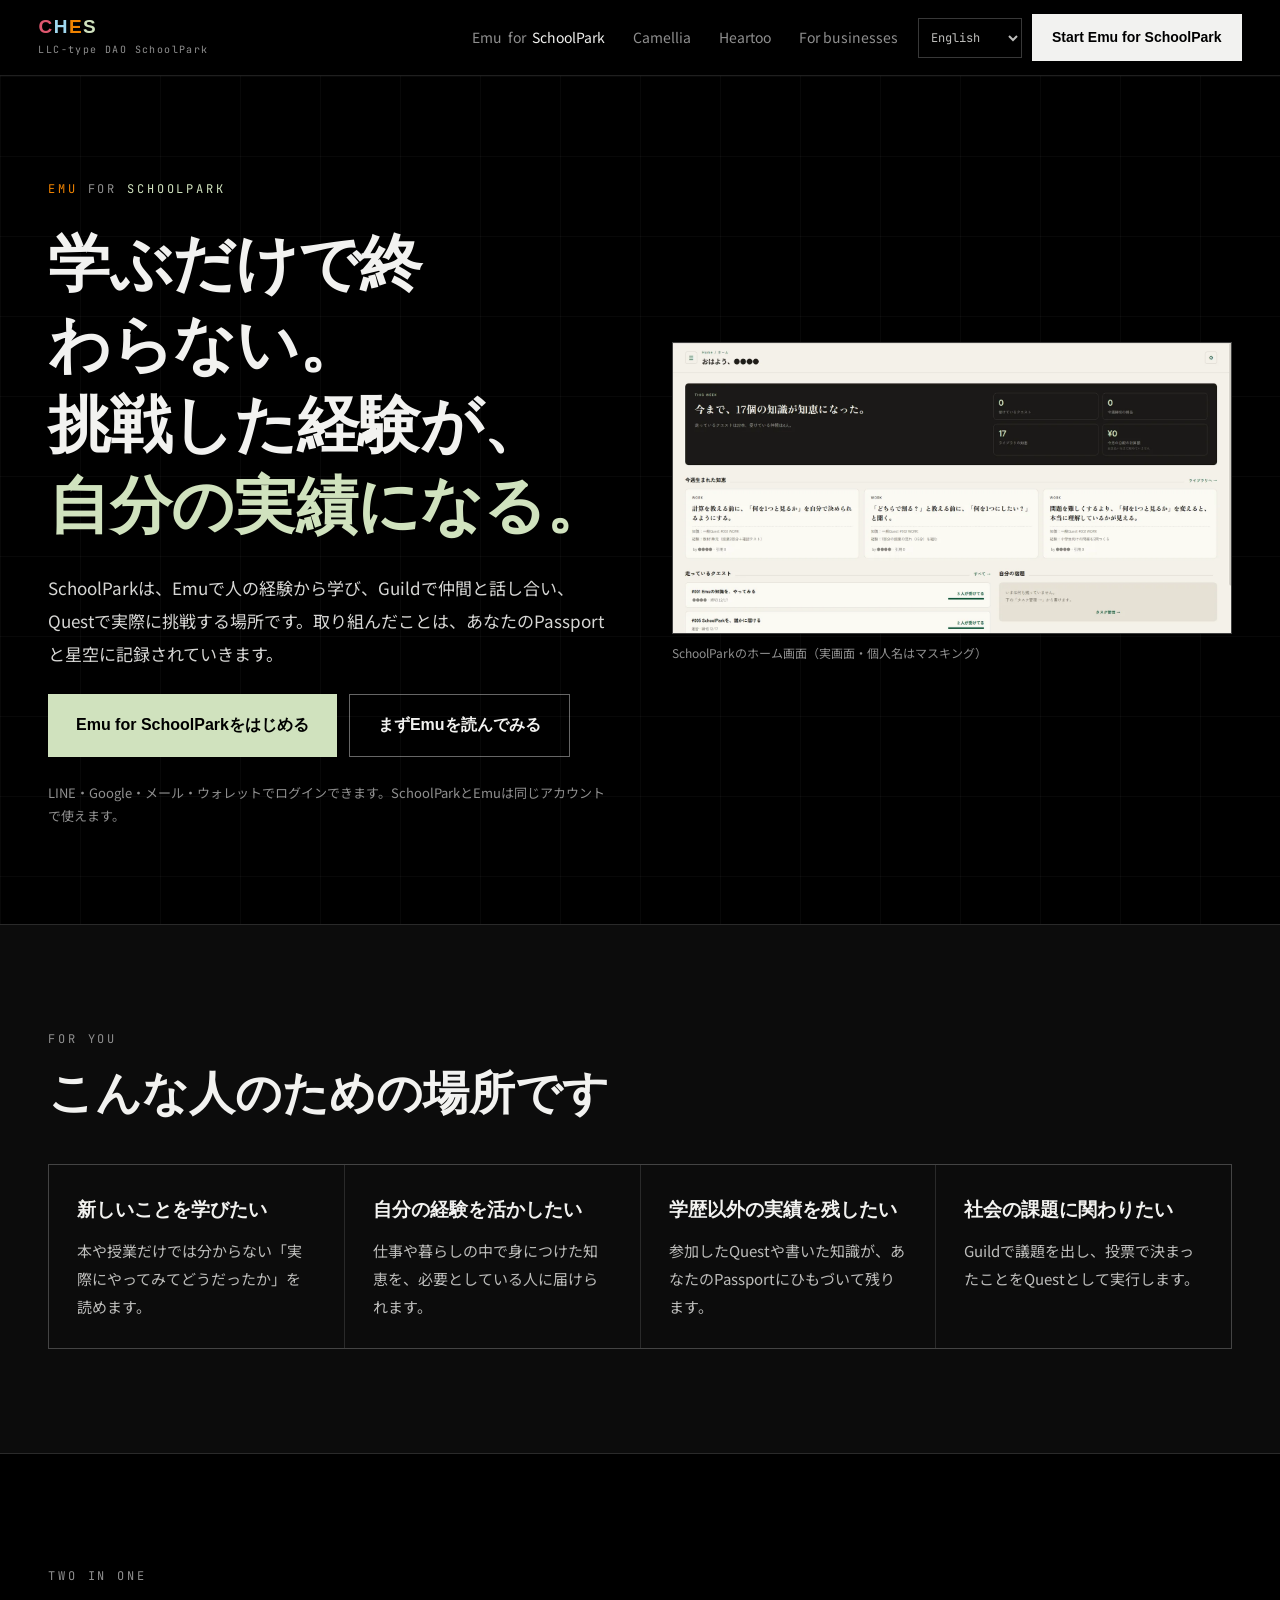
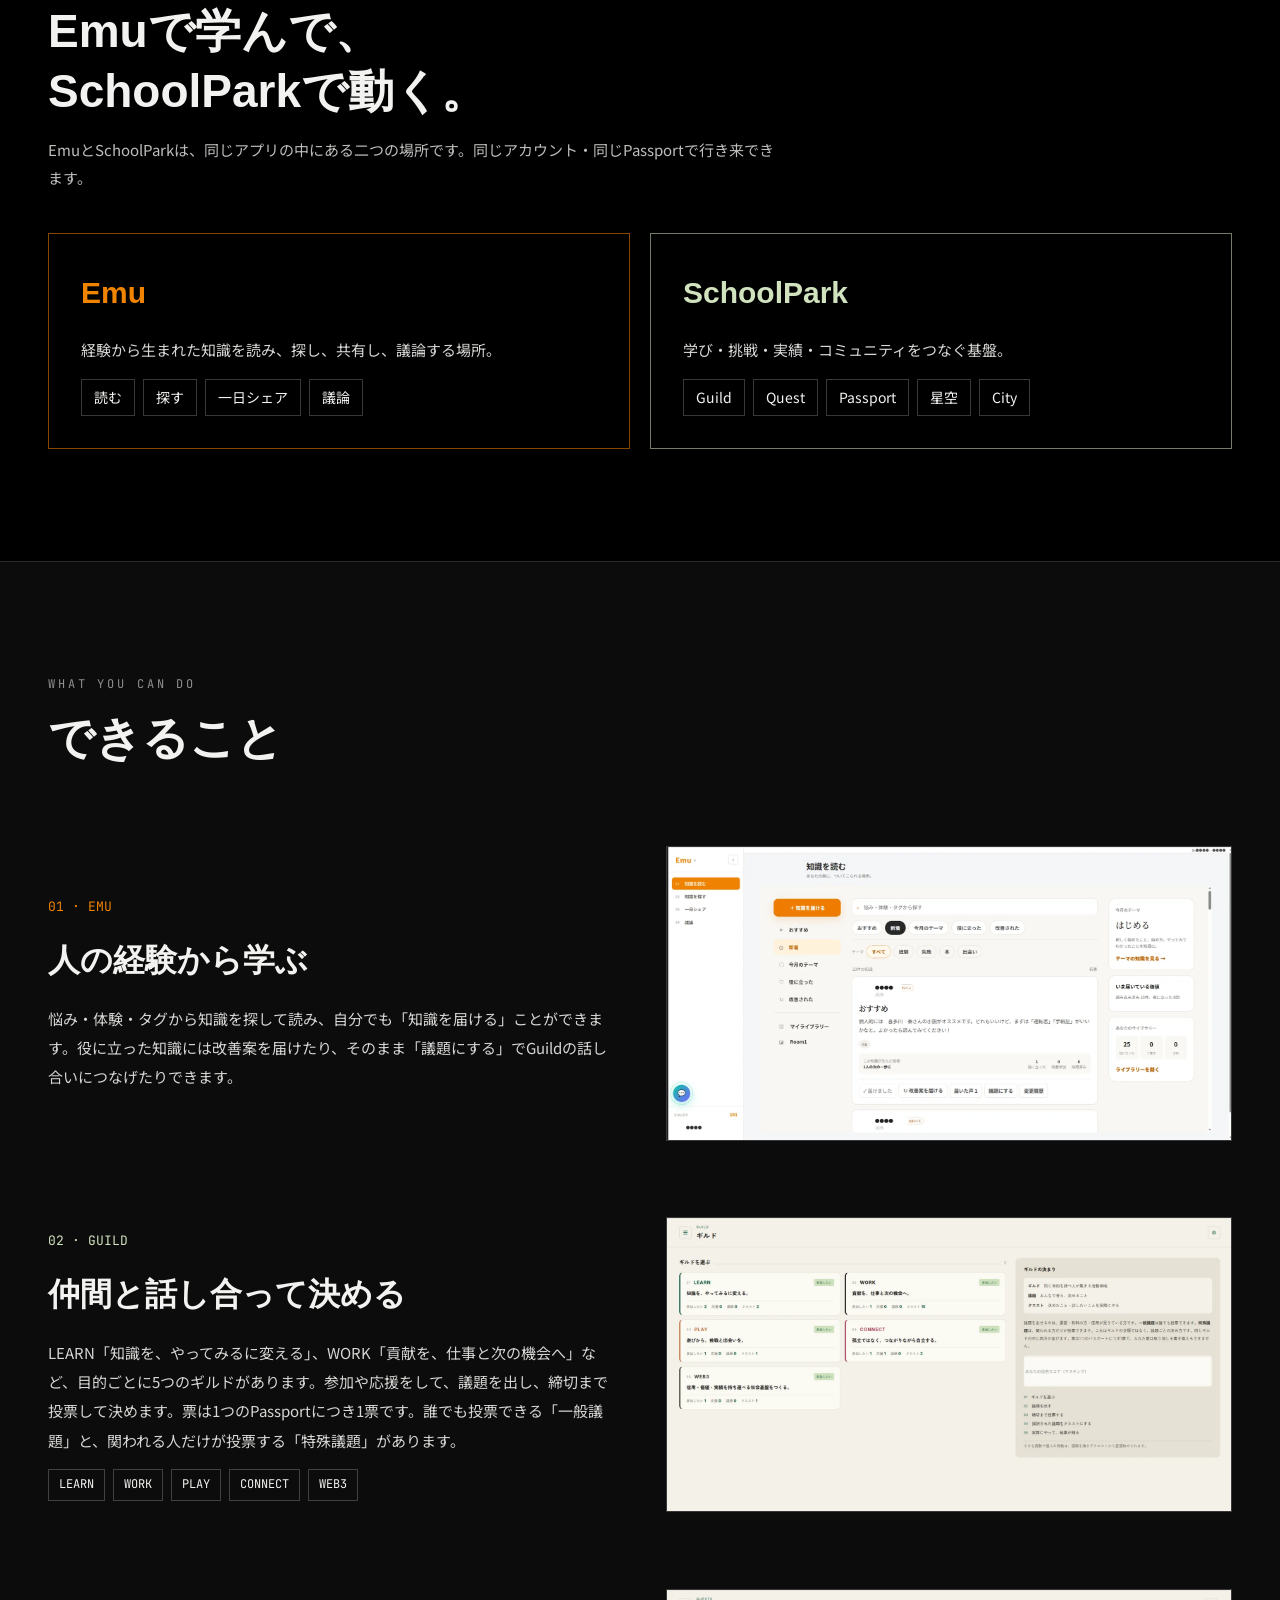
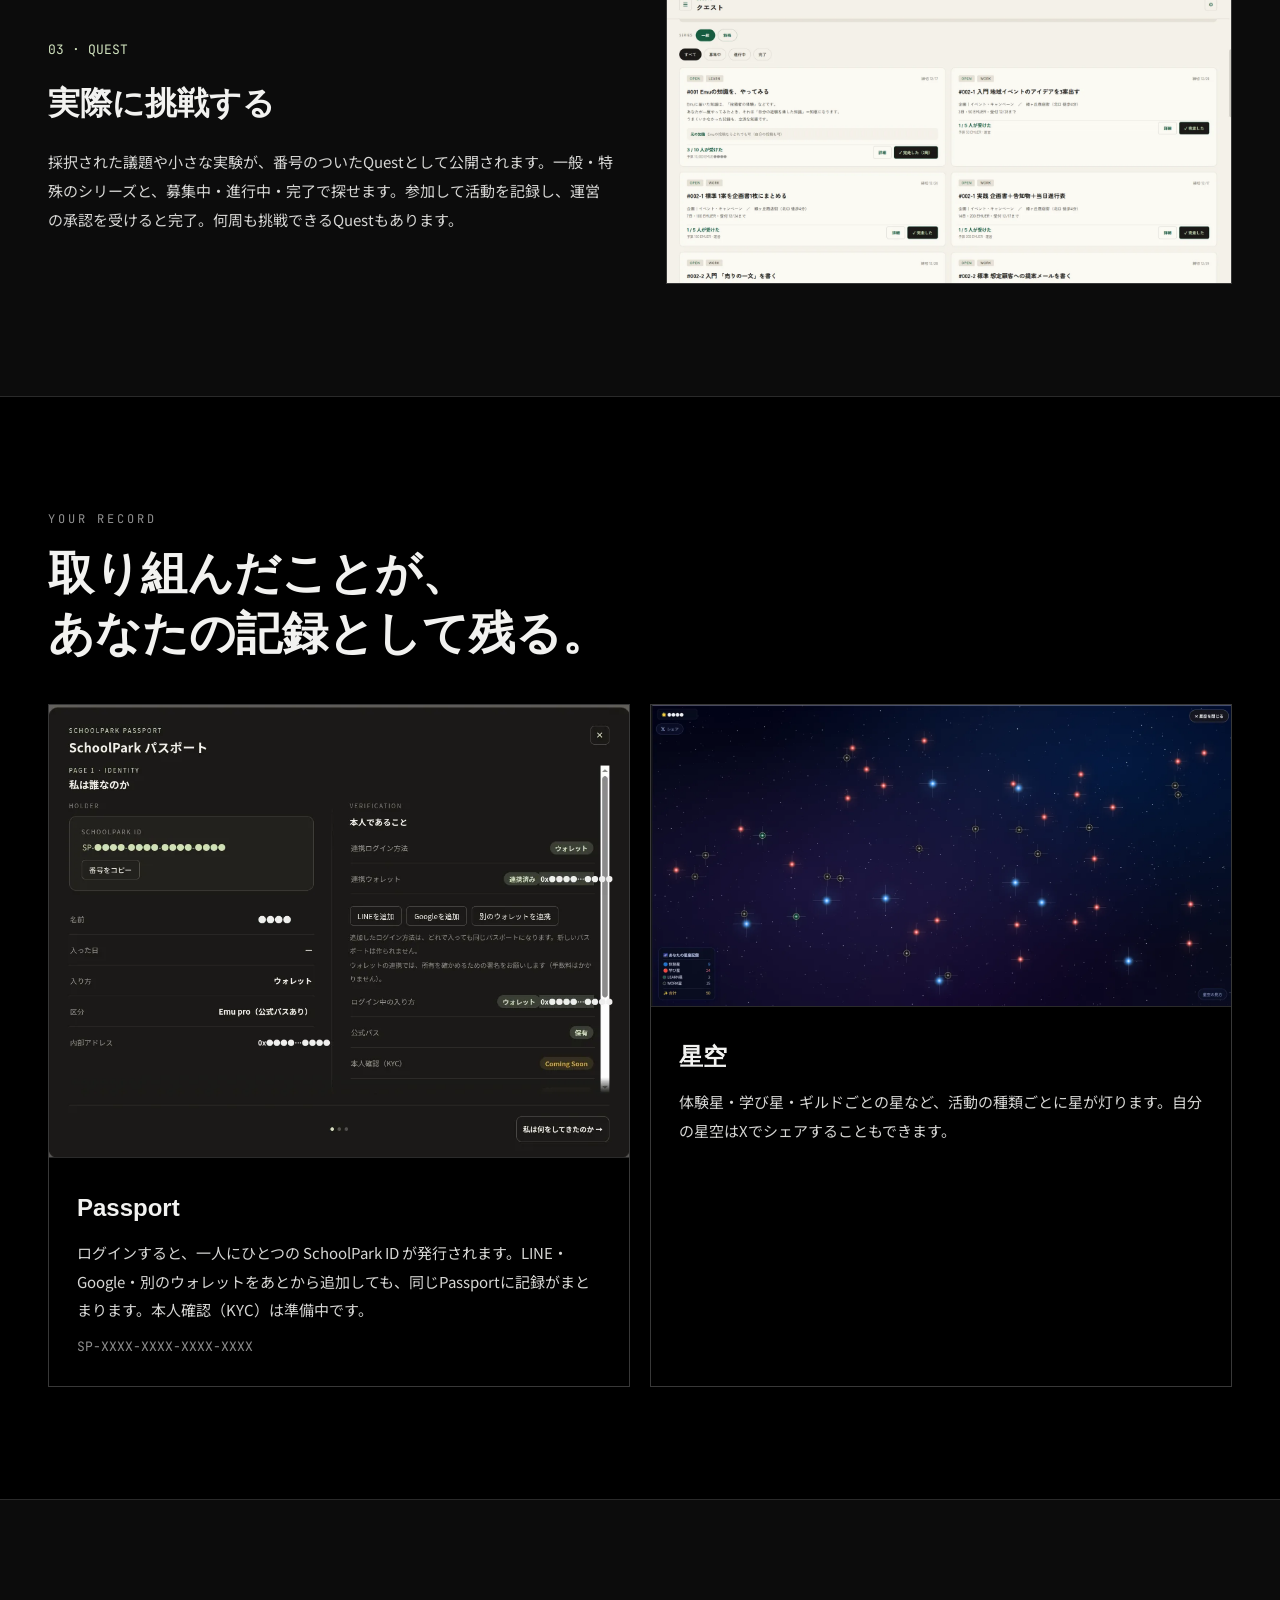
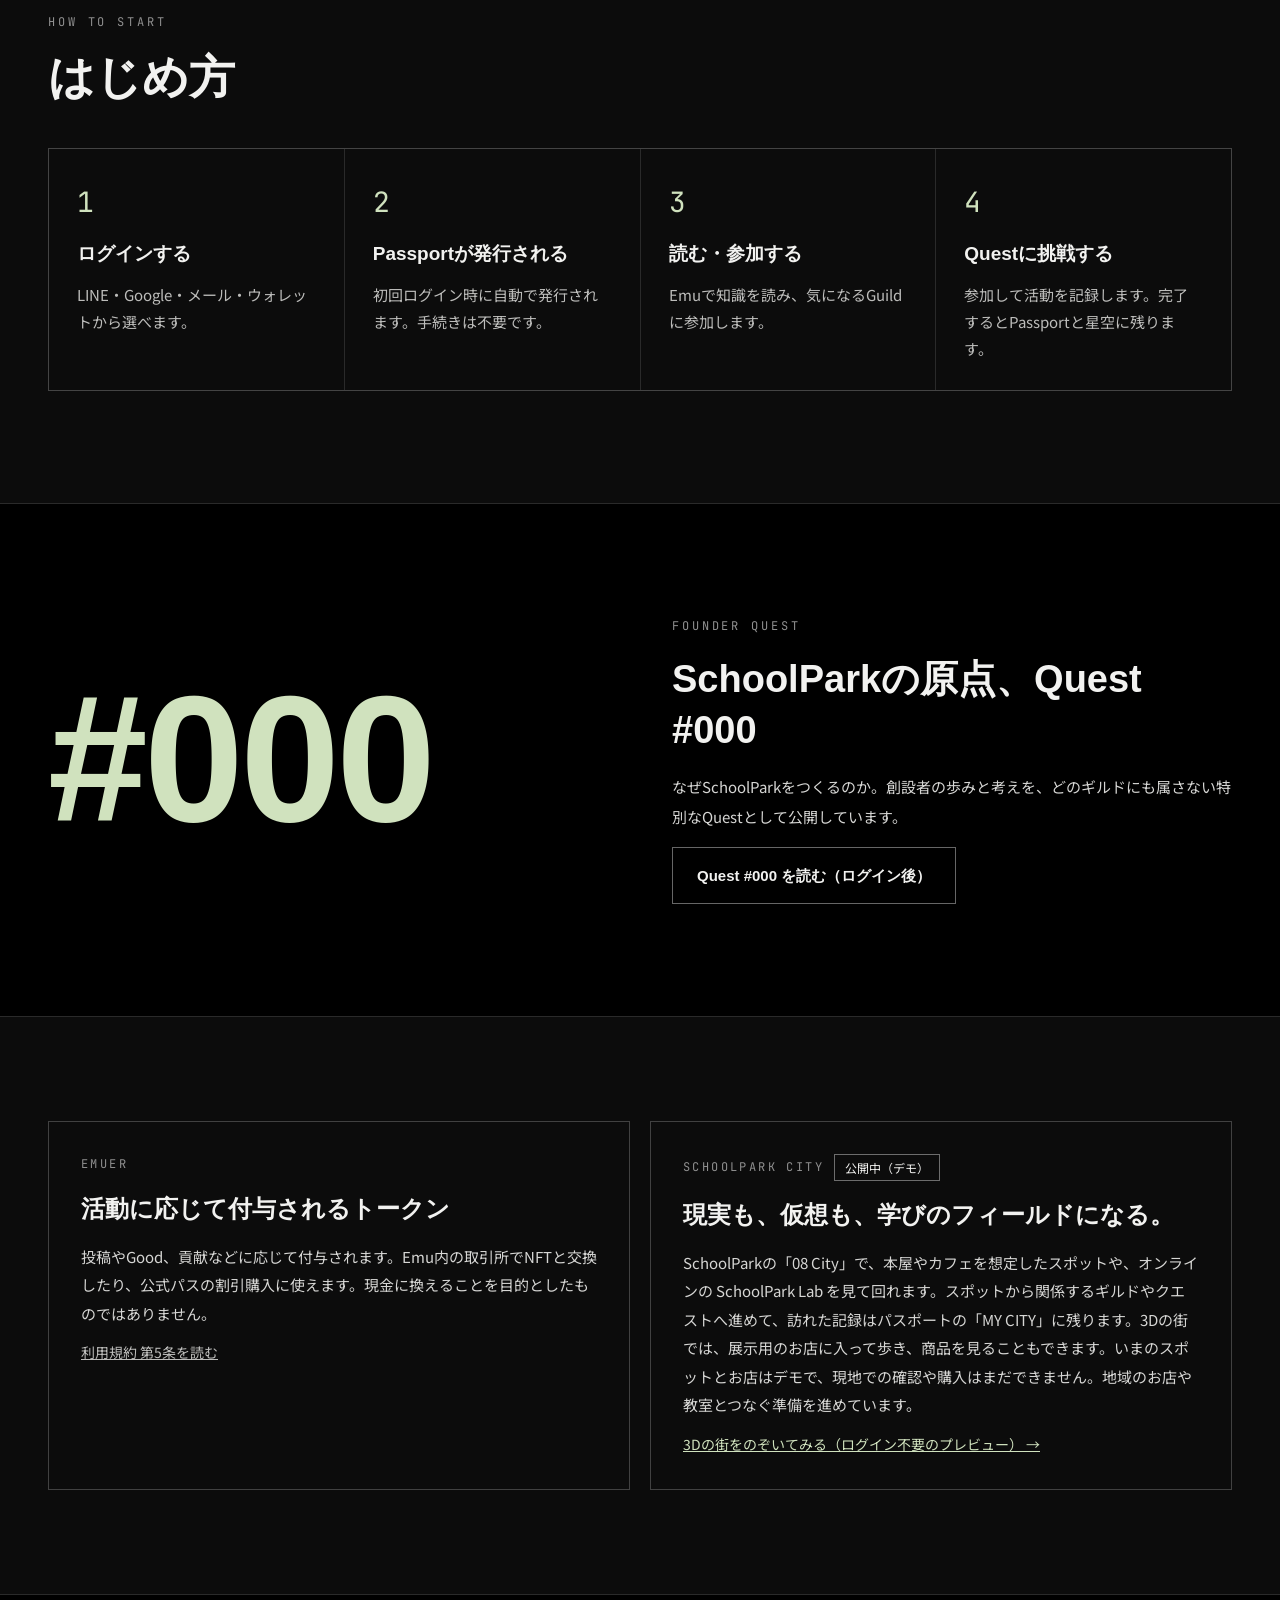
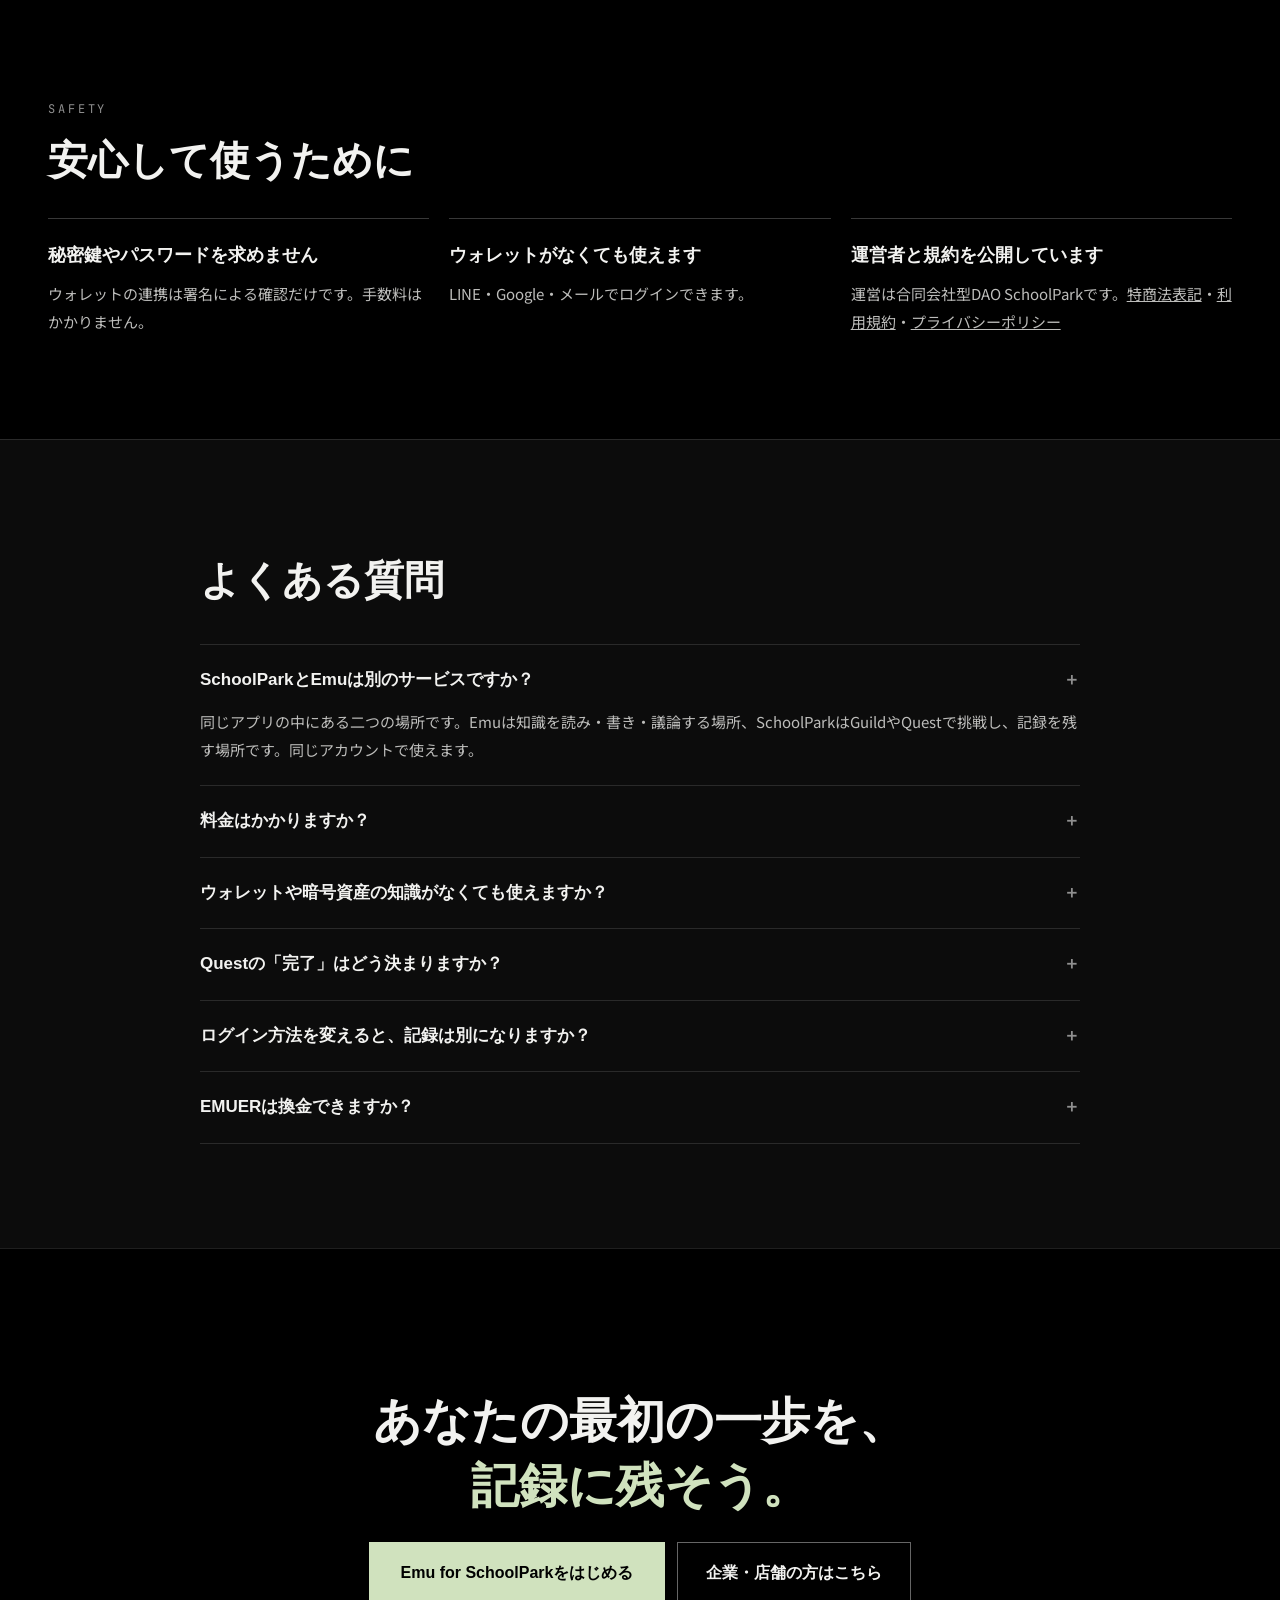
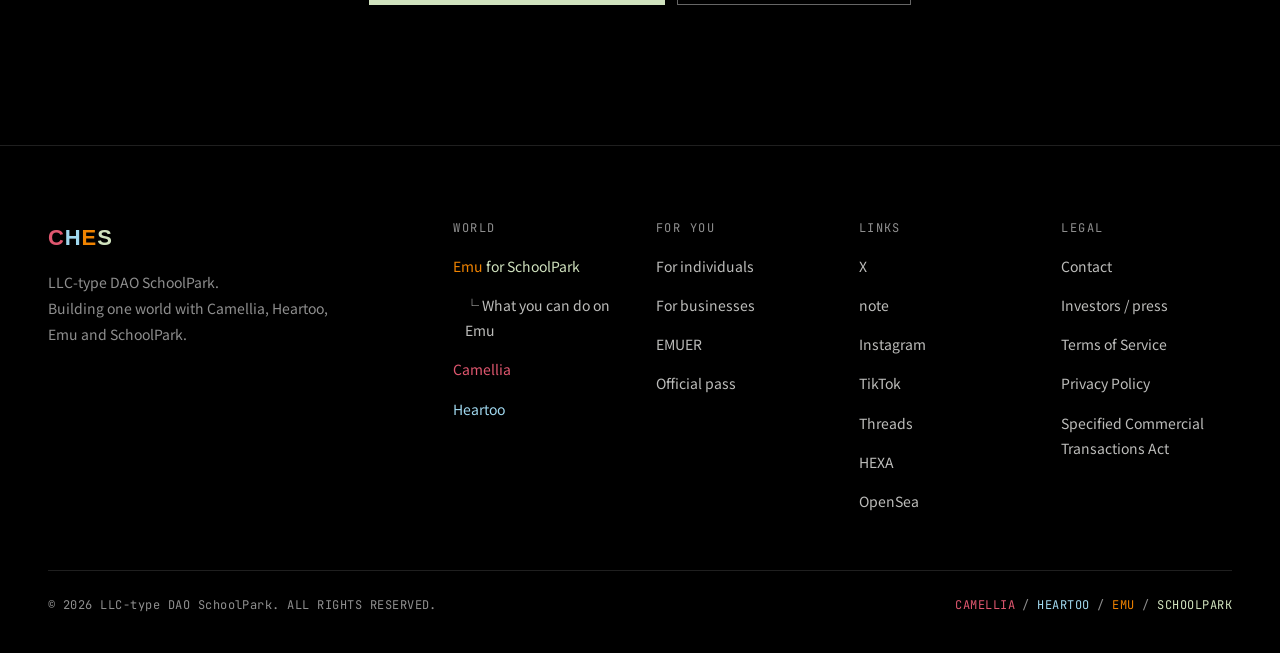
<file: schoolpark.html>
<!DOCTYPE html>
<html lang="ja">
<head>
<meta charset="UTF-8">
<meta name="viewport" content="width=device-width, initial-scale=1">
<title>SchoolPark｜経験から学び、挑戦を実績に残す場所</title>
<meta name="description" content="SchoolParkは、Emuで人の経験から学び、GuildやQuestで実際に挑戦し、その記録をPassportと星空に残せる場所です。LINE・Google・メール・ウォレットでログインできます。">
<link rel="canonical" href="https://school-park-homepage.vercel.app/schoolpark.html">
<meta property="og:type" content="website">
<meta property="og:site_name" content="合同会社型DAO SchoolPark">
<meta property="og:locale" content="ja_JP">
<meta property="og:title" content="SchoolPark｜経験から学び、挑戦を実績に残す場所">
<meta property="og:description" content="SchoolParkは、Emuで人の経験から学び、GuildやQuestで実際に挑戦し、その記録をPassportと星空に残せる場所です。LINE・Google・メール・ウォレットでログインできます。">
<meta property="og:url" content="https://school-park-homepage.vercel.app/schoolpark.html">
<meta property="og:image" content="https://school-park-homepage.vercel.app/assets/screens/sp-hero-plaza.webp">
<meta name="twitter:card" content="summary_large_image">
<meta name="theme-color" content="#000000">
<script>window.CHES_TITLE_KEY = "splp.doc.title";</script>
<script src="i18n.js" defer></script>
<script src="i18n-schoolpark-lp.js" defer></script>
<link rel="preconnect" href="https://fonts.googleapis.com">
<link rel="preconnect" href="https://fonts.gstatic.com" crossorigin>
<link rel="preload" as="style" href="https://fonts.googleapis.com/css2?family=Zen+Kaku+Gothic+New:wght@700;900&amp;family=JetBrains+Mono:wght@400;500&amp;family=Noto+Sans+JP:wght@400;700&amp;display=swap" onload="this.onload=null;this.rel='stylesheet'">
<noscript><link rel="stylesheet" href="https://fonts.googleapis.com/css2?family=Zen+Kaku+Gothic+New:wght@700;900&amp;family=JetBrains+Mono:wght@400;500&amp;family=Noto+Sans+JP:wght@400;700&amp;display=swap"></noscript>
<link rel="stylesheet" href="site.css">
<style>
*,*::before,*::after{box-sizing:border-box;margin:0;padding:0}
body{background:#000;color:#f2f2f0;font-family:'Noto Sans JP',sans-serif;line-height:1.8;-webkit-font-smoothing:antialiased;overflow-x:hidden}
a{color:inherit}
a:hover{color:#fff}
summary{cursor:pointer;list-style:none}
summary::-webkit-details-marker{display:none}
:focus-visible{outline:2px solid currentColor;outline-offset:3px}
img{max-width:100%}
details>summary:focus-visible{outline-offset:6px}
.hv1:hover,.hv1:focus-visible{opacity:.85 !important}
.hv2:hover,.hv2:focus-visible{background:rgba(255,255,255,.08) !important}
</style>
<script type="application/ld+json">
{
 "@context": "https://schema.org",
 "@type": "FAQPage",
 "mainEntity": [
  {
   "@type": "Question",
   "name": "SchoolParkとEmuは別のサービスですか？",
   "acceptedAnswer": {
    "@type": "Answer",
    "text": "同じアプリの中にある二つの場所です。Emuは知識を読み・書き・議論する場所、SchoolParkはGuildやQuestで挑戦し、記録を残す場所です。同じアカウントで使えます。"
   }
  },
  {
   "@type": "Question",
   "name": "料金はかかりますか？",
   "acceptedAnswer": {
    "@type": "Answer",
    "text": "Emuには light・plus・pro のプランがあります。内容と料金はプランのページでご確認ください。公式パスの保有者は plus 相当として扱われます。"
   }
  },
  {
   "@type": "Question",
   "name": "ウォレットや暗号資産の知識がなくても使えますか？",
   "acceptedAnswer": {
    "@type": "Answer",
    "text": "はい。LINE・Google・メールでログインでき、Passportも自動で発行されます。ウォレットはあとから連携することもできます。"
   }
  },
  {
   "@type": "Question",
   "name": "Questの「完了」はどう決まりますか？",
   "acceptedAnswer": {
    "@type": "Answer",
    "text": "Questに参加して活動を記録し、運営が内容を確認して承認すると完了になります。"
   }
  },
  {
   "@type": "Question",
   "name": "ログイン方法を変えると、記録は別になりますか？",
   "acceptedAnswer": {
    "@type": "Answer",
    "text": "Passportの画面からログイン方法を追加すれば、同じSchoolPark IDに記録がまとまります。"
   }
  },
  {
   "@type": "Question",
   "name": "EMUERは換金できますか？",
   "acceptedAnswer": {
    "@type": "Answer",
    "text": "EMUERは現金に換えることを目的としたものではありません。使い道はNFTとの交換や公式パスの割引などです。詳しくは利用規約 第5条をご確認ください。"
   }
  }
 ]
}
</script>
</head>
<body>
<header class="site-nav">
  <div class="site-nav-in">
    <a class="site-brand" href="index.html">
      <span class="site-mark"><span style="color:#e0576f">C</span><span style="color:#a0d8ef">H</span><span style="color:#f08300">E</span><span style="color:#d0e2be">S</span></span>
      <span class="site-sub" data-i18n="org.name">合同会社型DAO SchoolPark</span>
    </a>
    <nav class="site-links" aria-label="メインメニュー" data-i18n-aria="site.nav.main">
      <span class="site-pair"><a class="site-link" href="Emu.html">Emu</a><span class="site-x">for</span><a class="site-link is-active" href="schoolpark.html" aria-current="page">SchoolPark</a></span>
      <a class="site-link" href="Camellia.html">Camellia</a>
      <a class="site-link" href="Heartoo.html">Heartoo</a>
      <a class="site-link" href="business.html" data-i18n="site.nav.biz">企業・店舗の方へ</a>
    </nav>
    <div class="site-tools">
      <select class="site-lang" data-lang-select aria-label="Language"></select>
      <a class="site-cta" href="https://emu-for-schoolpark.vercel.app/" target="_blank" rel="noopener" data-i18n="site.nav.start">Emu for SchoolParkをはじめる</a>
      <button class="site-burger" type="button" aria-expanded="false" aria-controls="siteMenu" aria-label="メニュー" data-i18n-aria="site.nav.menu"><span class="site-burger-icon" aria-hidden="true">☰</span></button>
    </div>
  </div>
  <nav class="site-menu" id="siteMenu" aria-label="メニュー" data-i18n-aria="site.nav.menu" hidden>
    <a href="schoolpark.html" aria-current="page">Emu for SchoolPark</a>
    <a class="site-menu-sub" href="Emu.html" data-i18n="site.nav.emuSub">└ Emuでできること</a>
    <a href="Camellia.html">Camellia</a>
    <a href="Heartoo.html">Heartoo</a>
    <a href="business.html" data-i18n="site.nav.biz">企業・店舗の方へ</a>
    <a class="site-menu-cta" href="https://emu-for-schoolpark.vercel.app/" target="_blank" rel="noopener" data-i18n="site.nav.start">Emu for SchoolParkをはじめる</a>
  </nav>
</header>
<section style="padding:clamp(56px,8vw,104px) clamp(20px,4vw,48px) clamp(56px,8vw,96px);position:relative;overflow:hidden">
<div style="position:absolute;inset:0;background-image:linear-gradient(rgba(255,255,255,.03) 1px,transparent 1px),linear-gradient(90deg,rgba(255,255,255,.03) 1px,transparent 1px);background-size:80px 80px;pointer-events:none"></div>
<div style="position:relative;max-width:1200px;margin:0 auto;display:grid;grid-template-columns:repeat(auto-fit,minmax(min(100%,460px),1fr));gap:clamp(40px,5vw,72px);align-items:center">
<div style="display:flex;flex-direction:column;gap:24px">
<div style="font-family:'JetBrains Mono',monospace;font-size:12px;letter-spacing:.24em;color:#8f8f8f"><span style="color:#f08300">EMU</span> FOR <span style="color:#d0e2be">SCHOOLPARK</span></div>
<h1 data-i18n-html="splp.001" style="font-family:'Zen Kaku Gothic New',sans-serif;font-weight:900;font-size:clamp(34px,5vw,62px);line-height:1.3;letter-spacing:-.005em;text-wrap:balance">学ぶだけで終わらない。<br>挑戦した経験が、<br><span style="color:#d0e2be">自分の実績になる。</span></h1>
<p data-i18n="splp.002" style="font-size:clamp(15px,1.4vw,17px);color:#d6d6d4;line-height:1.95;max-width:560px;text-wrap:pretty">SchoolParkは、Emuで人の経験から学び、Guildで仲間と話し合い、Questで実際に挑戦する場所です。取り組んだことは、あなたのPassportと星空に記録されていきます。</p>
<div style="display:flex;flex-wrap:wrap;gap:12px">
<a class="hv1" data-i18n="splp.003" href="https://emu-for-schoolpark.vercel.app/" rel="noopener" style="background:#d0e2be;color:#000;font-family:'Zen Kaku Gothic New',sans-serif;font-weight:700;font-size:16px;padding:16px 28px;text-decoration:none;min-height:52px;display:inline-flex;align-items:center" target="_blank">Emu for SchoolParkをはじめる</a>
<a class="hv2" data-i18n="splp.004" href="Emu.html" style="border:1px solid rgba(255,255,255,.4);color:#f2f2f0;font-family:'Zen Kaku Gothic New',sans-serif;font-weight:700;font-size:16px;padding:16px 28px;text-decoration:none;min-height:52px;display:inline-flex;align-items:center">まずEmuを読んでみる</a>
</div>
<p data-i18n="splp.005" style="font-size:13px;color:#8f8f8f">LINE・Google・メール・ウォレットでログインできます。SchoolParkとEmuは同じアカウントで使えます。</p>
</div>
<div style="display:flex;flex-direction:column;gap:8px">
<div style="aspect-ratio:1849/962;border:1px solid rgba(255,255,255,.22);background:#0c0c0c;position:relative">
<img alt="SchoolParkのホーム画面（個人名はマスキング）" decoding="async" fetchpriority="high" src="assets/screens/sp-hero-plaza.webp" style="display:block;width:100%;height:100%;object-fit:cover;object-position:top"/>
</div>
<div data-i18n="splp.006" style="font-size:12px;color:#8f8f8f">SchoolParkのホーム画面（実画面・個人名はマスキング）</div>
</div>
</div>
</section>
<section style="background:#0c0c0c;border-top:1px solid rgba(255,255,255,.12);border-bottom:1px solid rgba(255,255,255,.12);padding:clamp(64px,9vw,104px) clamp(20px,4vw,48px)">
<div style="max-width:1200px;margin:0 auto;display:flex;flex-direction:column;gap:40px">
<div style="display:flex;flex-direction:column;gap:14px">
<div style="font-family:'JetBrains Mono',monospace;font-size:12px;letter-spacing:.24em;color:#8f8f8f">FOR YOU</div>
<h2 data-i18n="splp.007" style="font-family:'Zen Kaku Gothic New',sans-serif;font-weight:900;font-size:clamp(28px,3.6vw,46px);line-height:1.3">こんな人のための場所です</h2>
</div>
<div style="display:grid;grid-template-columns:repeat(auto-fit,minmax(min(100%,250px),1fr));gap:1px;background:rgba(255,255,255,.12);border:1px solid rgba(255,255,255,.12)">
<div style="background:#0c0c0c;padding:28px;display:flex;flex-direction:column;gap:10px"><h3 data-i18n="splp.008" style="font-family:'Zen Kaku Gothic New',sans-serif;font-weight:700;font-size:19px">新しいことを学びたい</h3><p data-i18n="splp.009" style="font-size:15px;color:#bdbdbb;line-height:1.85">本や授業だけでは分からない「実際にやってみてどうだったか」を読めます。</p></div>
<div style="background:#0c0c0c;padding:28px;display:flex;flex-direction:column;gap:10px"><h3 data-i18n="splp.010" style="font-family:'Zen Kaku Gothic New',sans-serif;font-weight:700;font-size:19px">自分の経験を活かしたい</h3><p data-i18n="splp.011" style="font-size:15px;color:#bdbdbb;line-height:1.85">仕事や暮らしの中で身につけた知恵を、必要としている人に届けられます。</p></div>
<div style="background:#0c0c0c;padding:28px;display:flex;flex-direction:column;gap:10px"><h3 data-i18n="splp.012" style="font-family:'Zen Kaku Gothic New',sans-serif;font-weight:700;font-size:19px">学歴以外の実績を残したい</h3><p data-i18n="splp.013" style="font-size:15px;color:#bdbdbb;line-height:1.85">参加したQuestや書いた知識が、あなたのPassportにひもづいて残ります。</p></div>
<div style="background:#0c0c0c;padding:28px;display:flex;flex-direction:column;gap:10px"><h3 data-i18n="splp.014" style="font-family:'Zen Kaku Gothic New',sans-serif;font-weight:700;font-size:19px">社会の課題に関わりたい</h3><p data-i18n="splp.015" style="font-size:15px;color:#bdbdbb;line-height:1.85">Guildで議題を出し、投票で決まったことをQuestとして実行します。</p></div>
</div>
</div>
</section>
<section id="relation" style="padding:clamp(64px,9vw,112px) clamp(20px,4vw,48px)">
<div style="max-width:1200px;margin:0 auto;display:flex;flex-direction:column;gap:40px">
<div style="display:flex;flex-direction:column;gap:14px;max-width:760px">
<div style="font-family:'JetBrains Mono',monospace;font-size:12px;letter-spacing:.24em;color:#8f8f8f">TWO IN ONE</div>
<h2 data-i18n-html="splp.016" style="font-family:'Zen Kaku Gothic New',sans-serif;font-weight:900;font-size:clamp(28px,3.6vw,46px);line-height:1.3">Emuで学んで、<br>SchoolParkで動く。</h2>
<p data-i18n="splp.017" style="font-size:15px;color:#bdbdbb;line-height:1.9;text-wrap:pretty">EmuとSchoolParkは、同じアプリの中にある二つの場所です。同じアカウント・同じPassportで行き来できます。</p>
</div>
<div style="display:grid;grid-template-columns:repeat(auto-fit,minmax(min(100%,320px),1fr));gap:20px;align-items:stretch">
<div style="border:1px solid rgba(240,131,0,.55);padding:32px;display:flex;flex-direction:column;gap:16px">
<div style="font-family:'Zen Kaku Gothic New',sans-serif;font-weight:900;font-size:30px;color:#f08300">Emu</div>
<p data-i18n="splp.018" style="font-size:15px;color:#d6d6d4">経験から生まれた知識を読み、探し、共有し、議論する場所。</p>
<div style="display:flex;flex-wrap:wrap;gap:8px"><span data-i18n="splp.019" style="font-size:14px;border:1px solid rgba(255,255,255,.22);padding:5px 12px">読む</span><span data-i18n="splp.020" style="font-size:14px;border:1px solid rgba(255,255,255,.22);padding:5px 12px">探す</span><span data-i18n="splp.021" style="font-size:14px;border:1px solid rgba(255,255,255,.22);padding:5px 12px">一日シェア</span><span data-i18n="splp.022" style="font-size:14px;border:1px solid rgba(255,255,255,.22);padding:5px 12px">議論</span></div>
</div>
<div style="border:1px solid rgba(208,226,190,.55);padding:32px;display:flex;flex-direction:column;gap:16px">
<div style="font-family:'Zen Kaku Gothic New',sans-serif;font-weight:900;font-size:30px;color:#d0e2be">SchoolPark</div>
<p data-i18n="splp.023" style="font-size:15px;color:#d6d6d4">学び・挑戦・実績・コミュニティをつなぐ基盤。</p>
<div style="display:flex;flex-wrap:wrap;gap:8px"><span style="font-size:14px;border:1px solid rgba(255,255,255,.22);padding:5px 12px">Guild</span><span style="font-size:14px;border:1px solid rgba(255,255,255,.22);padding:5px 12px">Quest</span><span style="font-size:14px;border:1px solid rgba(255,255,255,.22);padding:5px 12px">Passport</span><span data-i18n="splp.024" style="font-size:14px;border:1px solid rgba(255,255,255,.22);padding:5px 12px">星空</span><span data-i18n="splp.025" style="font-size:14px;border:1px solid rgba(255,255,255,.22);padding:5px 12px">City</span></div>
</div>
</div>
</div>
</section>
<section id="features" style="background:#0c0c0c;border-top:1px solid rgba(255,255,255,.12);border-bottom:1px solid rgba(255,255,255,.12);padding:clamp(64px,9vw,112px) clamp(20px,4vw,48px)">
<div style="max-width:1200px;margin:0 auto;display:flex;flex-direction:column;gap:clamp(48px,6vw,80px)">
<div style="display:flex;flex-direction:column;gap:14px">
<div style="font-family:'JetBrains Mono',monospace;font-size:12px;letter-spacing:.24em;color:#8f8f8f">WHAT YOU CAN DO</div>
<h2 data-i18n="splp.026" style="font-family:'Zen Kaku Gothic New',sans-serif;font-weight:900;font-size:clamp(28px,3.6vw,46px);line-height:1.3">できること</h2>
</div>
<div style="display:grid;grid-template-columns:repeat(auto-fit,minmax(min(100%,420px),1fr));gap:clamp(28px,4vw,56px);align-items:center">
<div style="display:flex;flex-direction:column;gap:14px">
<div style="font-family:'JetBrains Mono',monospace;font-size:13px;color:#f08300">01 · EMU</div>
<h3 data-i18n="splp.027" style="font-family:'Zen Kaku Gothic New',sans-serif;font-weight:900;font-size:clamp(24px,2.6vw,32px)">人の経験から学ぶ</h3>
<p data-i18n="splp.028" style="font-size:15px;color:#d6d6d4;line-height:1.95;text-wrap:pretty">悩み・体験・タグから知識を探して読み、自分でも「知識を届ける」ことができます。役に立った知識には改善案を届けたり、そのまま「議題にする」でGuildの話し合いにつなげたりできます。</p>
</div>
<div style="aspect-ratio:1849/962;border:1px solid rgba(255,255,255,.22);background:#000"><img alt="Emuの「知識を読む」画面" decoding="async" loading="lazy" src="assets/screens/emu-read.webp" style="display:block;width:100%;height:100%;object-fit:cover;object-position:top"/></div>
</div>
<div style="display:grid;grid-template-columns:repeat(auto-fit,minmax(min(100%,420px),1fr));gap:clamp(28px,4vw,56px);align-items:center">
<div style="display:flex;flex-direction:column;gap:14px">
<div style="font-family:'JetBrains Mono',monospace;font-size:13px;color:#d0e2be">02 · GUILD</div>
<h3 data-i18n="splp.029" style="font-family:'Zen Kaku Gothic New',sans-serif;font-weight:900;font-size:clamp(24px,2.6vw,32px)">仲間と話し合って決める</h3>
<p data-i18n="splp.030" style="font-size:15px;color:#d6d6d4;line-height:1.95;text-wrap:pretty">LEARN「知識を、やってみるに変える」、WORK「貢献を、仕事と次の機会へ」など、目的ごとに5つのギルドがあります。参加や応援をして、議題を出し、締切まで投票して決めます。票は1つのPassportにつき1票です。誰でも投票できる「一般議題」と、関われる人だけが投票する「特殊議題」があります。</p>
<div style="display:flex;flex-wrap:wrap;gap:8px;font-family:'JetBrains Mono',monospace;font-size:12px"><span style="border:1px solid rgba(255,255,255,.22);padding:4px 10px">LEARN</span><span style="border:1px solid rgba(255,255,255,.22);padding:4px 10px">WORK</span><span style="border:1px solid rgba(255,255,255,.22);padding:4px 10px">PLAY</span><span style="border:1px solid rgba(255,255,255,.22);padding:4px 10px">CONNECT</span><span style="border:1px solid rgba(255,255,255,.22);padding:4px 10px">WEB3</span></div>
</div>
<div style="aspect-ratio:1849/962;border:1px solid rgba(255,255,255,.22);background:#000"><img alt="SchoolParkのギルド画面" decoding="async" loading="lazy" src="assets/screens/sp-feat-guild.webp" style="display:block;width:100%;height:100%;object-fit:cover;object-position:top"/></div>
</div>
<div style="display:grid;grid-template-columns:repeat(auto-fit,minmax(min(100%,420px),1fr));gap:clamp(28px,4vw,56px);align-items:center">
<div style="display:flex;flex-direction:column;gap:14px">
<div style="font-family:'JetBrains Mono',monospace;font-size:13px;color:#d0e2be">03 · QUEST</div>
<h3 data-i18n="splp.031" style="font-family:'Zen Kaku Gothic New',sans-serif;font-weight:900;font-size:clamp(24px,2.6vw,32px)">実際に挑戦する</h3>
<p data-i18n="splp.032" style="font-size:15px;color:#d6d6d4;line-height:1.95;text-wrap:pretty">採択された議題や小さな実験が、番号のついたQuestとして公開されます。一般・特殊のシリーズと、募集中・進行中・完了で探せます。参加して活動を記録し、運営の承認を受けると完了。何周も挑戦できるQuestもあります。</p>
</div>
<div style="aspect-ratio:1849/962;border:1px solid rgba(255,255,255,.22);background:#000"><img alt="SchoolParkのクエスト一覧画面" decoding="async" loading="lazy" src="assets/screens/sp-feat-quest.webp" style="display:block;width:100%;height:100%;object-fit:cover;object-position:top"/></div>
</div>
</div>
</section>
<section id="record" style="padding:clamp(64px,9vw,112px) clamp(20px,4vw,48px)">
<div style="max-width:1200px;margin:0 auto;display:flex;flex-direction:column;gap:40px">
<div style="display:flex;flex-direction:column;gap:14px;max-width:760px">
<div style="font-family:'JetBrains Mono',monospace;font-size:12px;letter-spacing:.24em;color:#8f8f8f">YOUR RECORD</div>
<h2 data-i18n-html="splp.033" style="font-family:'Zen Kaku Gothic New',sans-serif;font-weight:900;font-size:clamp(28px,3.6vw,46px);line-height:1.3">取り組んだことが、<br>あなたの記録として残る。</h2>
</div>
<div style="display:grid;grid-template-columns:repeat(auto-fit,minmax(min(100%,420px),1fr));gap:20px">
<div style="border:1px solid rgba(255,255,255,.22);display:flex;flex-direction:column">
<div style="aspect-ratio:977/762;background:#0c0c0c;border-bottom:1px solid rgba(255,255,255,.12)"><img alt="SchoolPark Passportの画面（ID・名前・アドレスはマスキング）" decoding="async" loading="lazy" src="assets/screens/sp-passport.webp" style="display:block;width:100%;height:100%;object-fit:cover;object-position:center"/></div>
<div style="padding:28px;display:flex;flex-direction:column;gap:10px">
<h3 style="font-family:'Zen Kaku Gothic New',sans-serif;font-weight:900;font-size:24px">Passport</h3>
<p data-i18n="splp.034" style="font-size:15px;color:#d6d6d4;line-height:1.9;text-wrap:pretty">ログインすると、一人にひとつの SchoolPark ID が発行されます。LINE・Google・別のウォレットをあとから追加しても、同じPassportに記録がまとまります。本人確認（KYC）は準備中です。</p>
<div style="font-family:'JetBrains Mono',monospace;font-size:13px;color:#8f8f8f">SP-XXXX-XXXX-XXXX-XXXX</div>
</div>
</div>
<div style="border:1px solid rgba(255,255,255,.22);display:flex;flex-direction:column">
<div style="aspect-ratio:1850/961;background:#0c0c0c;border-bottom:1px solid rgba(255,255,255,.12)"><img alt="SchoolParkの星空の画面" decoding="async" loading="lazy" src="assets/screens/sp-stars.webp" style="display:block;width:100%;height:100%;object-fit:cover;object-position:top"/></div>
<div style="padding:28px;display:flex;flex-direction:column;gap:10px">
<h3 data-i18n="splp.024" style="font-family:'Zen Kaku Gothic New',sans-serif;font-weight:900;font-size:24px">星空</h3>
<p data-i18n="splp.035" style="font-size:15px;color:#d6d6d4;line-height:1.9;text-wrap:pretty">体験星・学び星・ギルドごとの星など、活動の種類ごとに星が灯ります。自分の星空はXでシェアすることもできます。</p>
</div>
</div>
</div>
</div>
</section>
<section id="start" style="background:#0c0c0c;border-top:1px solid rgba(255,255,255,.12);border-bottom:1px solid rgba(255,255,255,.12);padding:clamp(64px,9vw,112px) clamp(20px,4vw,48px)">
<div style="max-width:1200px;margin:0 auto;display:flex;flex-direction:column;gap:40px">
<div style="display:flex;flex-direction:column;gap:14px">
<div style="font-family:'JetBrains Mono',monospace;font-size:12px;letter-spacing:.24em;color:#8f8f8f">HOW TO START</div>
<h2 data-i18n="splp.036" style="font-family:'Zen Kaku Gothic New',sans-serif;font-weight:900;font-size:clamp(28px,3.6vw,46px);line-height:1.3">はじめ方</h2>
</div>
<ol style="list-style:none;display:grid;grid-template-columns:repeat(auto-fit,minmax(min(100%,240px),1fr));gap:1px;background:rgba(255,255,255,.12);border:1px solid rgba(255,255,255,.12)">
<li style="background:#0c0c0c;padding:28px;display:flex;flex-direction:column;gap:10px"><span style="font-family:'JetBrains Mono',monospace;font-size:28px;color:#d0e2be">1</span><h3 data-i18n="splp.037" style="font-family:'Zen Kaku Gothic New',sans-serif;font-weight:700;font-size:19px">ログインする</h3><p data-i18n="splp.038" style="font-size:15px;color:#bdbdbb">LINE・Google・メール・ウォレットから選べます。</p></li>
<li style="background:#0c0c0c;padding:28px;display:flex;flex-direction:column;gap:10px"><span style="font-family:'JetBrains Mono',monospace;font-size:28px;color:#d0e2be">2</span><h3 data-i18n="splp.039" style="font-family:'Zen Kaku Gothic New',sans-serif;font-weight:700;font-size:19px">Passportが発行される</h3><p data-i18n="splp.040" style="font-size:15px;color:#bdbdbb">初回ログイン時に自動で発行されます。手続きは不要です。</p></li>
<li style="background:#0c0c0c;padding:28px;display:flex;flex-direction:column;gap:10px"><span style="font-family:'JetBrains Mono',monospace;font-size:28px;color:#d0e2be">3</span><h3 data-i18n="splp.041" style="font-family:'Zen Kaku Gothic New',sans-serif;font-weight:700;font-size:19px">読む・参加する</h3><p data-i18n="splp.042" style="font-size:15px;color:#bdbdbb">Emuで知識を読み、気になるGuildに参加します。</p></li>
<li style="background:#0c0c0c;padding:28px;display:flex;flex-direction:column;gap:10px"><span style="font-family:'JetBrains Mono',monospace;font-size:28px;color:#d0e2be">4</span><h3 data-i18n="splp.043" style="font-family:'Zen Kaku Gothic New',sans-serif;font-weight:700;font-size:19px">Questに挑戦する</h3><p data-i18n="splp.044" style="font-size:15px;color:#bdbdbb">参加して活動を記録します。完了するとPassportと星空に残ります。</p></li>
</ol>
</div>
</section>
<section style="padding:clamp(64px,9vw,112px) clamp(20px,4vw,48px)">
<div style="max-width:1200px;margin:0 auto;display:grid;grid-template-columns:repeat(auto-fit,minmax(min(100%,420px),1fr));gap:clamp(32px,5vw,64px);align-items:center">
<div style="font-family:'Zen Kaku Gothic New',sans-serif;font-weight:900;font-size:clamp(88px,14vw,180px);line-height:1;color:#d0e2be;letter-spacing:-.02em">#000</div>
<div style="display:flex;flex-direction:column;gap:16px">
<div style="font-family:'JetBrains Mono',monospace;font-size:12px;letter-spacing:.24em;color:#8f8f8f">FOUNDER QUEST</div>
<h2 data-i18n="splp.045" style="font-family:'Zen Kaku Gothic New',sans-serif;font-weight:900;font-size:clamp(26px,3vw,38px);line-height:1.35">SchoolParkの原点、Quest #000</h2>
<p data-i18n="splp.046" style="font-size:15px;color:#d6d6d4;line-height:1.95;text-wrap:pretty">なぜSchoolParkをつくるのか。創設者の歩みと考えを、どのギルドにも属さない特別なQuestとして公開しています。</p>
<a class="hv2" data-i18n="splp.047" href="https://emu-for-schoolpark.vercel.app/" rel="noopener" style="align-self:flex-start;border:1px solid rgba(255,255,255,.4);color:#f2f2f0;font-family:'Zen Kaku Gothic New',sans-serif;font-weight:700;font-size:15px;padding:14px 24px;text-decoration:none;min-height:48px;display:inline-flex;align-items:center" target="_blank">Quest #000 を読む（ログイン後）</a>
</div>
</div>
</section>
<section style="background:#0c0c0c;border-top:1px solid rgba(255,255,255,.12);border-bottom:1px solid rgba(255,255,255,.12);padding:clamp(64px,9vw,104px) clamp(20px,4vw,48px)">
<div style="max-width:1200px;margin:0 auto;display:grid;grid-template-columns:repeat(auto-fit,minmax(min(100%,420px),1fr));gap:20px">
<div style="border:1px solid rgba(255,255,255,.22);padding:32px;display:flex;flex-direction:column;gap:12px">
<div style="font-family:'JetBrains Mono',monospace;font-size:12px;letter-spacing:.2em;color:#8f8f8f">EMUER</div>
<h3 data-i18n="splp.048" style="font-family:'Zen Kaku Gothic New',sans-serif;font-weight:900;font-size:24px">活動に応じて付与されるトークン</h3>
<p data-i18n="splp.049" style="font-size:15px;color:#d6d6d4;line-height:1.9;text-wrap:pretty">投稿やGood、貢献などに応じて付与されます。Emu内の取引所でNFTと交換したり、公式パスの割引購入に使えます。現金に換えることを目的としたものではありません。</p>
<a data-i18n="splp.050" href="terms.html" style="font-size:14px;color:#bdbdbb">利用規約 第5条を読む</a>
</div>
<div style="border:1px solid rgba(255,255,255,.22);padding:32px;display:flex;flex-direction:column;gap:12px">
<div style="display:flex;gap:10px;align-items:center"><span style="font-family:'JetBrains Mono',monospace;font-size:12px;letter-spacing:.2em;color:#8f8f8f">SCHOOLPARK CITY</span><span data-i18n="splp.051" style="font-size:12px;border:1px solid rgba(255,255,255,.4);padding:2px 10px">公開中（デモ）</span></div>
<h3 data-i18n="splp.052" style="font-family:'Zen Kaku Gothic New',sans-serif;font-weight:900;font-size:24px">現実も、仮想も、学びのフィールドになる。</h3>
<p data-i18n="splp.053" style="font-size:15px;color:#d6d6d4;line-height:1.9;text-wrap:pretty">SchoolParkの「08 City」で、本屋やカフェを想定したスポットや、オンラインの SchoolPark Lab を見て回れます。スポットから関係するギルドやクエストへ進めて、訪れた記録はパスポートの「MY CITY」に残ります。3Dの街では、展示用のお店に入って歩き、商品を見ることもできます。いまのスポットとお店はデモで、現地での確認や購入はまだできません。地域のお店や教室とつなぐ準備を進めています。</p>
<a data-i18n="splp.053a" href="https://emu-for-schoolpark.vercel.app/schoolpark/city-showroom.html" target="_blank" rel="noopener" style="font-size:14px;color:#d0e2be">3Dの街をのぞいてみる（ログイン不要のプレビュー） →</a>
</div>
</div>
</section>
<section style="padding:clamp(64px,9vw,104px) clamp(20px,4vw,48px)">
<div style="max-width:1200px;margin:0 auto;display:flex;flex-direction:column;gap:32px">
<div style="display:flex;flex-direction:column;gap:14px">
<div style="font-family:'JetBrains Mono',monospace;font-size:12px;letter-spacing:.24em;color:#8f8f8f">SAFETY</div>
<h2 data-i18n="splp.054" style="font-family:'Zen Kaku Gothic New',sans-serif;font-weight:900;font-size:clamp(26px,3.2vw,40px);line-height:1.3">安心して使うために</h2>
</div>
<div style="display:grid;grid-template-columns:repeat(auto-fit,minmax(min(100%,300px),1fr));gap:20px">
<div style="border-top:1px solid rgba(255,255,255,.22);padding-top:20px;display:flex;flex-direction:column;gap:8px"><h3 data-i18n="splp.055" style="font-family:'Zen Kaku Gothic New',sans-serif;font-weight:700;font-size:18px">秘密鍵やパスワードを求めません</h3><p data-i18n="splp.056" style="font-size:15px;color:#bdbdbb;line-height:1.85">ウォレットの連携は署名による確認だけです。手数料はかかりません。</p></div>
<div style="border-top:1px solid rgba(255,255,255,.22);padding-top:20px;display:flex;flex-direction:column;gap:8px"><h3 data-i18n="splp.057" style="font-family:'Zen Kaku Gothic New',sans-serif;font-weight:700;font-size:18px">ウォレットがなくても使えます</h3><p data-i18n="splp.058" style="font-size:15px;color:#bdbdbb;line-height:1.85">LINE・Google・メールでログインできます。</p></div>
<div style="border-top:1px solid rgba(255,255,255,.22);padding-top:20px;display:flex;flex-direction:column;gap:8px"><h3 data-i18n="splp.059" style="font-family:'Zen Kaku Gothic New',sans-serif;font-weight:700;font-size:18px">運営者と規約を公開しています</h3><p data-i18n-html="splp.060" style="font-size:15px;color:#bdbdbb;line-height:1.85">運営は合同会社型DAO SchoolParkです。<a href="legal/tokusho.html">特商法表記</a>・<a href="terms.html">利用規約</a>・<a href="privacy.html">プライバシーポリシー</a></p></div>
</div>
</div>
</section>
<section id="faq" style="background:#0c0c0c;border-top:1px solid rgba(255,255,255,.12);padding:clamp(64px,9vw,104px) clamp(20px,4vw,48px)">
<div style="max-width:880px;margin:0 auto;display:flex;flex-direction:column;gap:28px">
<h2 data-i18n="splp.061" style="font-family:'Zen Kaku Gothic New',sans-serif;font-weight:900;font-size:clamp(26px,3.2vw,40px)">よくある質問</h2>
<div style="display:flex;flex-direction:column;border-top:1px solid rgba(255,255,255,.12)">
<details open="" style="border-bottom:1px solid rgba(255,255,255,.12);padding:20px 0"><summary style="font-family:'Zen Kaku Gothic New',sans-serif;font-weight:700;font-size:17px;display:flex;justify-content:space-between;gap:16px;min-height:28px"><span data-i18n="splp.062">SchoolParkとEmuは別のサービスですか？</span><span data-i18n="splp.063" style="color:#8f8f8f">＋</span></summary><p data-i18n="splp.064" style="font-size:15px;color:#bdbdbb;line-height:1.9;margin-top:12px">同じアプリの中にある二つの場所です。Emuは知識を読み・書き・議論する場所、SchoolParkはGuildやQuestで挑戦し、記録を残す場所です。同じアカウントで使えます。</p></details>
<details style="border-bottom:1px solid rgba(255,255,255,.12);padding:20px 0"><summary style="font-family:'Zen Kaku Gothic New',sans-serif;font-weight:700;font-size:17px;display:flex;justify-content:space-between;gap:16px;min-height:28px"><span data-i18n="splp.065">料金はかかりますか？</span><span data-i18n="splp.063" style="color:#8f8f8f">＋</span></summary><p data-i18n-html="splp.066" style="font-size:15px;color:#bdbdbb;line-height:1.9;margin-top:12px">Emuには light・plus・pro のプランがあります。内容と料金は<a href="https://emu-for-schoolpark.vercel.app/membership-plans.html" rel="noopener" target="_blank">プランのページ</a>でご確認ください。公式パスの保有者は plus 相当として扱われます。</p></details>
<details style="border-bottom:1px solid rgba(255,255,255,.12);padding:20px 0"><summary style="font-family:'Zen Kaku Gothic New',sans-serif;font-weight:700;font-size:17px;display:flex;justify-content:space-between;gap:16px;min-height:28px"><span data-i18n="splp.067">ウォレットや暗号資産の知識がなくても使えますか？</span><span data-i18n="splp.063" style="color:#8f8f8f">＋</span></summary><p data-i18n="splp.068" style="font-size:15px;color:#bdbdbb;line-height:1.9;margin-top:12px">はい。LINE・Google・メールでログインでき、Passportも自動で発行されます。ウォレットはあとから連携することもできます。</p></details>
<details style="border-bottom:1px solid rgba(255,255,255,.12);padding:20px 0"><summary style="font-family:'Zen Kaku Gothic New',sans-serif;font-weight:700;font-size:17px;display:flex;justify-content:space-between;gap:16px;min-height:28px"><span data-i18n="splp.069">Questの「完了」はどう決まりますか？</span><span data-i18n="splp.063" style="color:#8f8f8f">＋</span></summary><p data-i18n="splp.070" style="font-size:15px;color:#bdbdbb;line-height:1.9;margin-top:12px">Questに参加して活動を記録し、運営が内容を確認して承認すると完了になります。</p></details>
<details style="border-bottom:1px solid rgba(255,255,255,.12);padding:20px 0"><summary style="font-family:'Zen Kaku Gothic New',sans-serif;font-weight:700;font-size:17px;display:flex;justify-content:space-between;gap:16px;min-height:28px"><span data-i18n="splp.071">ログイン方法を変えると、記録は別になりますか？</span><span data-i18n="splp.063" style="color:#8f8f8f">＋</span></summary><p data-i18n="splp.072" style="font-size:15px;color:#bdbdbb;line-height:1.9;margin-top:12px">Passportの画面からログイン方法を追加すれば、同じSchoolPark IDに記録がまとまります。</p></details>
<details style="border-bottom:1px solid rgba(255,255,255,.12);padding:20px 0"><summary style="font-family:'Zen Kaku Gothic New',sans-serif;font-weight:700;font-size:17px;display:flex;justify-content:space-between;gap:16px;min-height:28px"><span data-i18n="splp.073">EMUERは換金できますか？</span><span data-i18n="splp.063" style="color:#8f8f8f">＋</span></summary><p data-i18n="splp.074" style="font-size:15px;color:#bdbdbb;line-height:1.9;margin-top:12px">EMUERは現金に換えることを目的としたものではありません。使い道はNFTとの交換や公式パスの割引などです。詳しくは利用規約 第5条をご確認ください。</p></details>
</div>
</div>
</section>
<section style="padding:clamp(80px,11vw,140px) clamp(20px,4vw,48px);text-align:center;border-top:1px solid rgba(255,255,255,.12)">
<div style="max-width:760px;margin:0 auto;display:flex;flex-direction:column;gap:24px;align-items:center">
<h2 data-i18n-html="splp.075" style="font-family:'Zen Kaku Gothic New',sans-serif;font-weight:900;font-size:clamp(28px,4vw,48px);line-height:1.35">あなたの最初の一歩を、<br><span style="color:#d0e2be">記録に残そう。</span></h2>
<div style="display:flex;flex-wrap:wrap;gap:12px;justify-content:center">
<a class="hv1" data-i18n="splp.003" href="https://emu-for-schoolpark.vercel.app/" rel="noopener" style="background:#d0e2be;color:#000;font-family:'Zen Kaku Gothic New',sans-serif;font-weight:700;font-size:16px;padding:16px 32px;text-decoration:none;min-height:52px;display:inline-flex;align-items:center" target="_blank">Emu for SchoolParkをはじめる</a>
<a class="hv2" data-i18n="splp.076" href="business.html" style="border:1px solid rgba(255,255,255,.4);color:#f2f2f0;font-family:'Zen Kaku Gothic New',sans-serif;font-weight:700;font-size:16px;padding:16px 28px;text-decoration:none;min-height:52px;display:inline-flex;align-items:center">企業・店舗の方はこちら</a>
</div>
</div>
</section>
<footer class="site-footer" style="border-top:1px solid rgba(255,255,255,.12);background:#000;color:#f2f2f0;font-family:'Noto Sans JP',sans-serif;padding:72px clamp(20px,4vw,48px) 36px">
<div style="max-width:1200px;margin:0 auto;display:flex;flex-direction:column;gap:56px">
<div style="display:grid;grid-template-columns:repeat(auto-fit,minmax(min(100%,170px),1fr));gap:40px 32px">
<div style="display:flex;flex-direction:column;gap:12px;grid-column:span 2;min-width:0">
<div style="font-family:'Zen Kaku Gothic New',sans-serif;font-weight:900;font-size:22px;letter-spacing:.04em"><span style="color:#e0576f">C</span><span style="color:#a0d8ef">H</span><span style="color:#f08300">E</span><span style="color:#d0e2be">S</span></div>
<p data-i18n-html="site.f.001" style="font-size:14px;color:#8f8f8f;line-height:1.85;max-width:300px">合同会社型DAO SchoolPark。<br>Camellia・Heartoo・Emu・SchoolParkを展開して世界を創る。</p>
</div>
<div style="display:flex;flex-direction:column;gap:14px">
<div style="font-family:'JetBrains Mono',monospace;font-size:12px;letter-spacing:.12em;color:#8f8f8f">WORLD</div>
<a href="schoolpark.html" style="font-size:14px;color:#d0e2be;text-decoration:none"><span style="color:#f08300">Emu</span> for SchoolPark</a>
<a data-i18n="site.f.002" href="Emu.html" style="font-size:14px;color:#bdbdbb;text-decoration:none;padding-left:12px">└ Emuでできること</a>
<a href="Camellia.html" style="font-size:14px;color:#e0576f;text-decoration:none">Camellia</a>
<a href="Heartoo.html" style="font-size:14px;color:#a0d8ef;text-decoration:none">Heartoo</a>
</div>
<div style="display:flex;flex-direction:column;gap:14px">
<div style="font-family:'JetBrains Mono',monospace;font-size:12px;letter-spacing:.12em;color:#8f8f8f">FOR YOU</div>
<a data-i18n="site.f.003" href="schoolpark.html" style="font-size:14px;color:#bdbdbb;text-decoration:none">個人の方</a>
<a data-i18n="site.f.004" href="business.html" style="font-size:14px;color:#bdbdbb;text-decoration:none">企業・店舗の方</a>
<a href="index.html#emuer" style="font-size:14px;color:#bdbdbb;text-decoration:none">EMUER</a>
<a data-i18n="site.f.005" href="index.html#pass" style="font-size:14px;color:#bdbdbb;text-decoration:none">公式パス</a>
</div>
<div style="display:flex;flex-direction:column;gap:14px">
<div style="font-family:'JetBrains Mono',monospace;font-size:12px;letter-spacing:.12em;color:#8f8f8f">LINKS</div>
<a href="https://x.com/DAO_SchoolPark" rel="noopener" style="font-size:14px;color:#bdbdbb;text-decoration:none" target="_blank">X</a>
<a href="https://note.com/paberuuu11" rel="noopener" style="font-size:14px;color:#bdbdbb;text-decoration:none" target="_blank">note</a>
<a href="https://www.instagram.com/schoolpark_" rel="noopener" style="font-size:14px;color:#bdbdbb;text-decoration:none" target="_blank">Instagram</a>
<a href="https://www.tiktok.com/@schoolpark11" rel="noopener" style="font-size:14px;color:#bdbdbb;text-decoration:none" target="_blank">TikTok</a>
<a href="https://www.threads.com/@schoolpark_?hl=ja" rel="noopener" style="font-size:14px;color:#bdbdbb;text-decoration:none" target="_blank">Threads</a>
<a href="https://nft.hexanft.com/users/N2IgWc7ul2vOsQ" rel="noopener" style="font-size:14px;color:#bdbdbb;text-decoration:none" target="_blank">HEXA</a>
<a href="https://opensea.io/collection/school-parkemuoffisialnft" rel="noopener" style="font-size:14px;color:#bdbdbb;text-decoration:none" target="_blank">OpenSea</a>
</div>
<div style="display:flex;flex-direction:column;gap:14px">
<div style="font-family:'JetBrains Mono',monospace;font-size:12px;letter-spacing:.12em;color:#8f8f8f">LEGAL</div>
<a data-i18n="site.f.006" href="https://emu-for-schoolpark.vercel.app/?contact=general" rel="noopener" style="font-size:14px;color:#bdbdbb;text-decoration:none" target="_blank">問い合わせ</a>
<a data-i18n="site.f.007" href="https://emu-for-schoolpark.vercel.app/?contact=investor" rel="noopener" style="font-size:14px;color:#bdbdbb;text-decoration:none" target="_blank">投資家/取材</a>
<a data-i18n="site.f.008" href="terms.html" style="font-size:14px;color:#bdbdbb;text-decoration:none">利用規約</a>
<a data-i18n="site.f.009" href="privacy.html" style="font-size:14px;color:#bdbdbb;text-decoration:none">プライバシーポリシー</a>
<a data-i18n="site.f.010" href="legal/tokusho.html" style="font-size:14px;color:#bdbdbb;text-decoration:none">特商法表記</a>
</div>
</div>
<div style="display:flex;justify-content:space-between;flex-wrap:wrap;gap:12px;padding-top:24px;border-top:1px solid rgba(255,255,255,.12);font-family:'JetBrains Mono',monospace;font-size:12px;color:#8f8f8f;letter-spacing:.04em">
<span data-i18n="site.f.011">© 2026 合同会社型DAO SchoolPark. ALL RIGHTS RESERVED.</span>
<span><span style="color:#e0576f">CAMELLIA</span> / <span style="color:#a0d8ef">HEARTOO</span> / <span style="color:#f08300">EMU</span> / <span style="color:#d0e2be">SCHOOLPARK</span></span>
</div>
</div>
</footer>
<script src="site.js" defer></script>
</body>
</html>
</file>
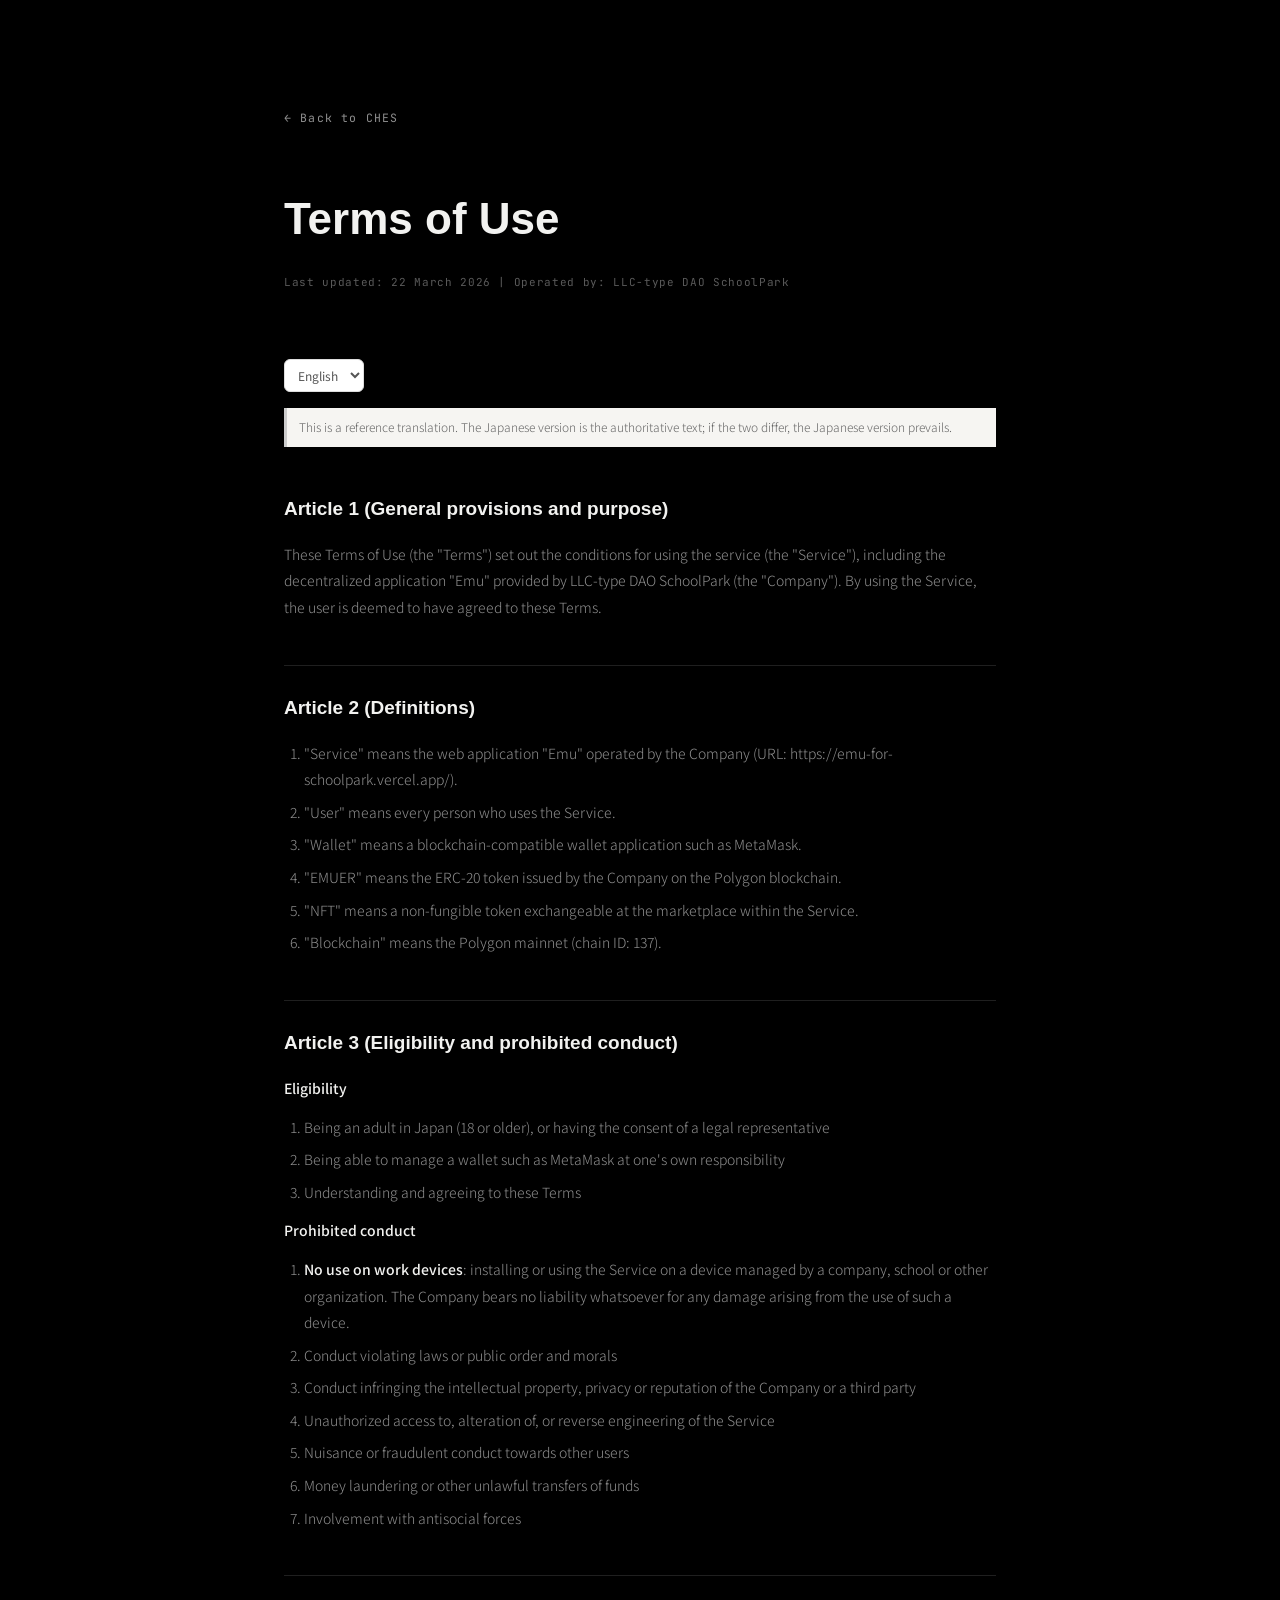
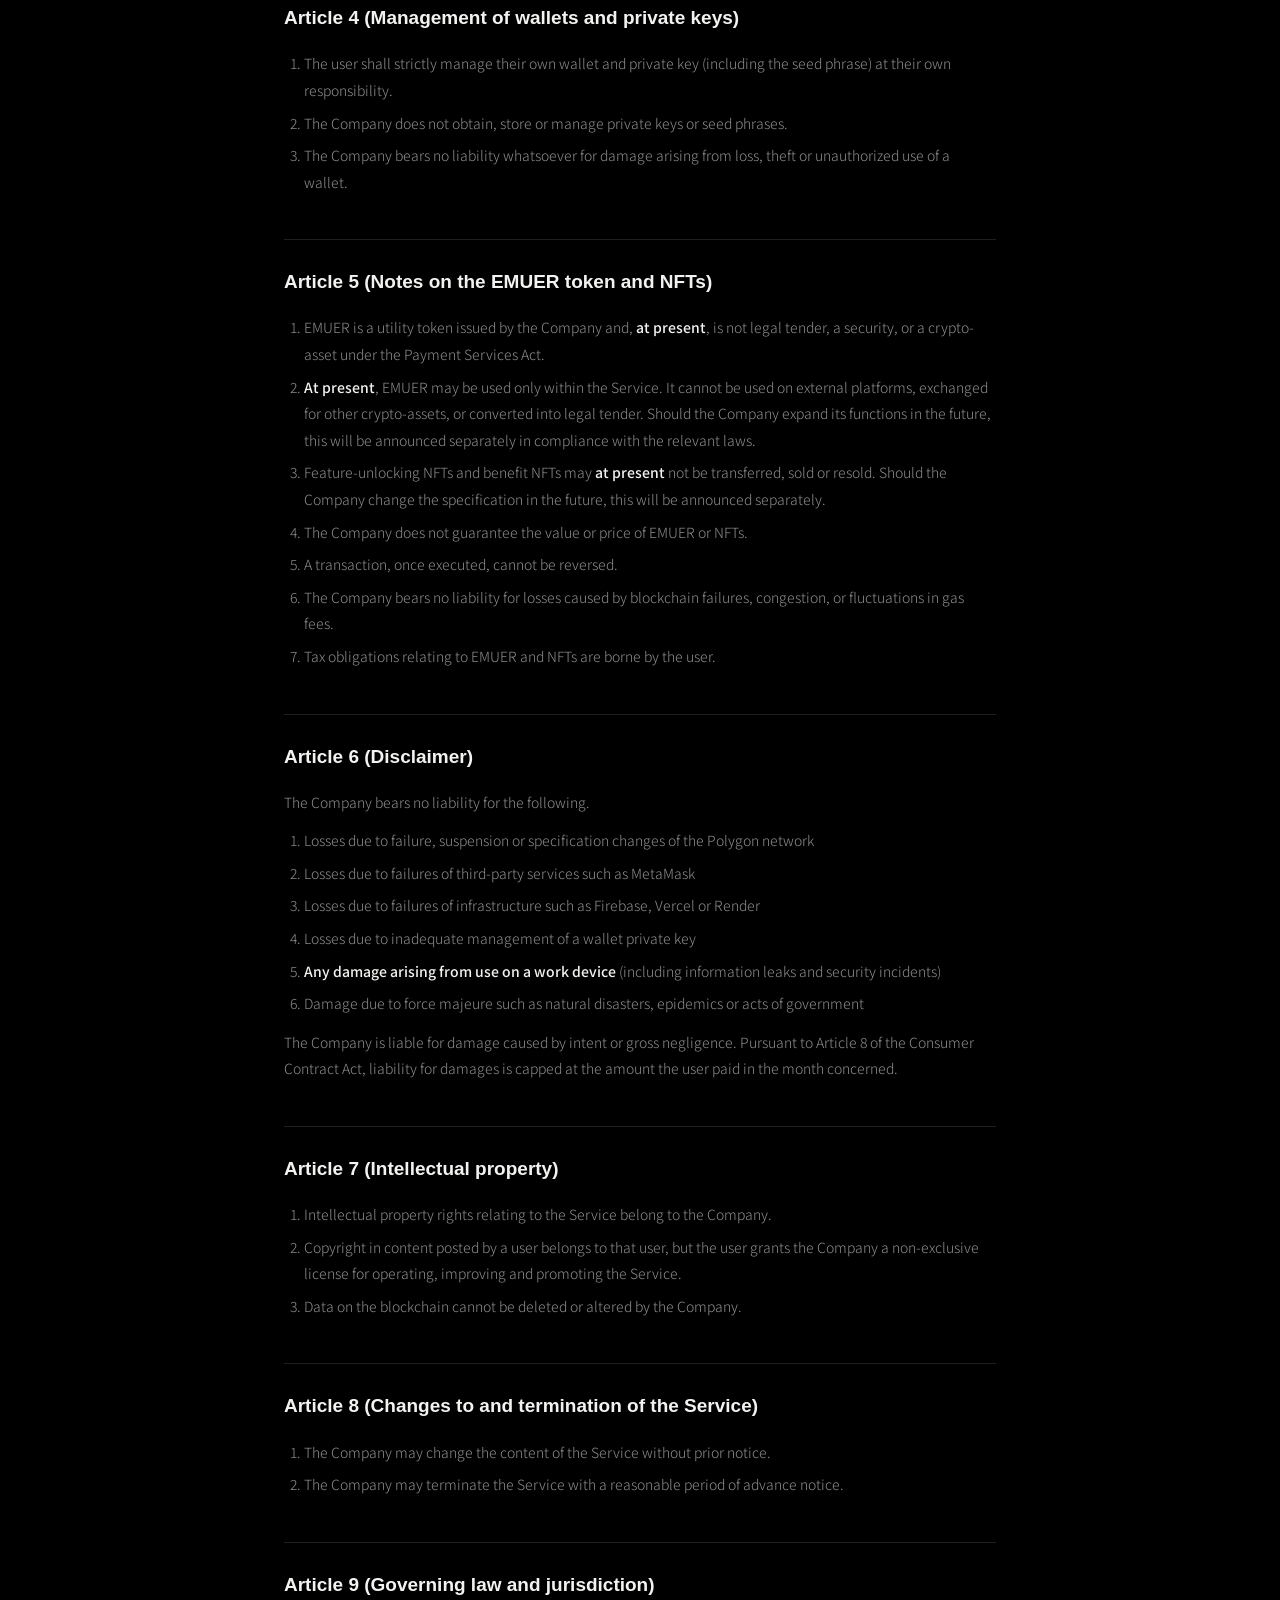
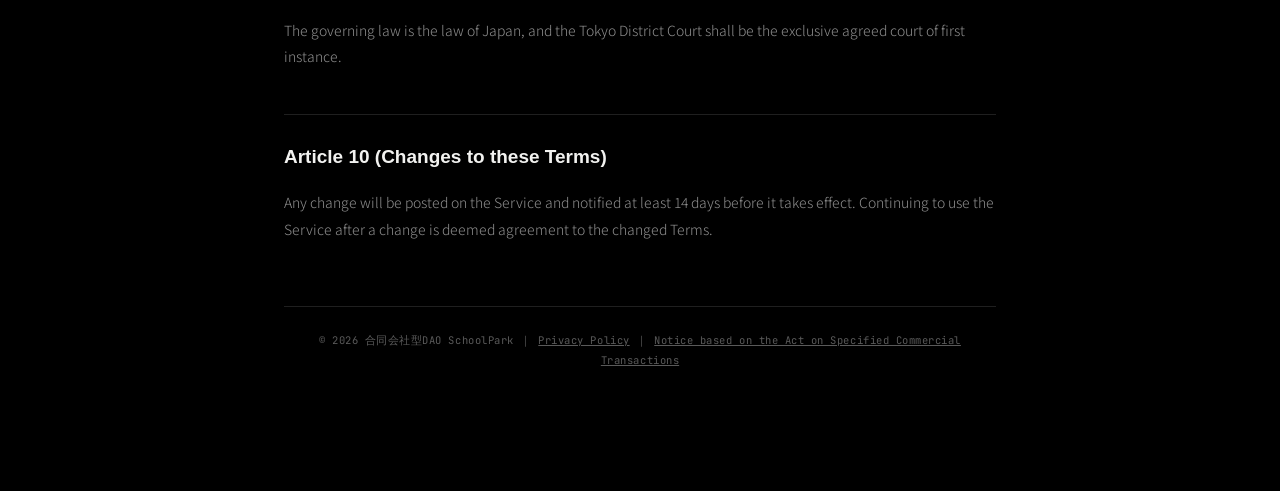
<file: terms.html>
<!DOCTYPE html>
<html lang="ja">
<head>
<meta charset="UTF-8">
<meta name="viewport" content="width=device-width, initial-scale=1.0">
<title>利用規約 | CHES</title>
<link rel="preconnect" href="https://fonts.googleapis.com">
<link rel="preconnect" href="https://fonts.gstatic.com" crossorigin>
<link href="https://fonts.googleapis.com/css2?family=Zen+Kaku+Gothic+New:wght@500;700;900&family=JetBrains+Mono:wght@400;500;700&family=Noto+Sans+JP:wght@300;400;500;700&display=swap" rel="stylesheet">
<style>
*,*::before,*::after{margin:0;padding:0;box-sizing:border-box}
:root{--bg:#000;--white:#f2f2f0;--dim:#8f8f8f;--dim2:#5a5a5a;--line:rgba(255,255,255,.12);--mono:'JetBrains Mono',monospace;--head:'Zen Kaku Gothic New',sans-serif;--body:'Noto Sans JP',sans-serif;}
body{background:var(--bg);color:var(--white);font-family:var(--body);line-height:1.9;}
.wrap{max-width:760px;margin:0 auto;padding:100px 24px 120px;}
.back{font-family:var(--mono);font-size:11.5px;letter-spacing:.1em;color:var(--dim);text-decoration:none;display:inline-block;margin-bottom:48px;}
.back:hover{color:var(--white);}
h1{font-family:var(--head);font-weight:900;font-size:clamp(28px,4vw,44px);margin-bottom:12px;}
.updated{font-family:var(--mono);font-size:11px;color:var(--dim2);letter-spacing:.06em;margin-bottom:56px;}
h2{font-family:var(--head);font-weight:700;font-size:19px;margin:44px 0 14px;padding-top:24px;border-top:1px solid var(--line);}
h2:first-of-type{padding-top:0;border-top:none;}
p{font-size:14px;color:var(--dim);font-weight:300;margin-bottom:12px;}
ol,ul{margin:0 0 12px 20px;}
li{font-size:14px;color:var(--dim);font-weight:300;margin-bottom:6px;}
strong{color:var(--white);font-weight:500;}
a{color:var(--white);}
.foot{margin-top:64px;padding-top:24px;border-top:1px solid var(--line);font-family:var(--mono);font-size:10.5px;color:var(--dim2);letter-spacing:.05em;text-align:center;}
.foot a{color:var(--dim2);}
.foot a:hover{color:var(--white);}
</style>
<script>window.CHES_TITLE_KEY = "tms.doc.title";</script>
<script src="i18n.js" defer></script>
<script src="i18n-terms.js" defer></script>
<style>.lang-select{background:#fff;border:1px solid #ddd;color:#555;border-radius:6px;padding:6px 9px;font-size:12px;cursor:pointer;font-family:inherit;margin:10px 0;}
.lang-note{margin:6px 0 0;padding:9px 12px;background:#f6f5f2;border-left:3px solid #ccc;color:#666;font-size:12px;line-height:1.7;}</style>
</head>
<body>
<div class="wrap">
  <a class="back" href="index.html" data-i18n="tms.001">← CHESに戻る</a>
  <h1 data-i18n="tms.002">利用規約</h1>
  <div class="updated" data-i18n="tms.003">最終更新日：2026年3月22日｜運営：合同会社型DAO SchoolPark</div>
    <select class="lang-select" data-lang-select aria-label="Language" data-i18n-title="nav.lang"></select>
  <!-- 訳と原文が食い違ったときにどちらが正かを明示する -->
  <p class="lang-note" data-i18n="tms.note"></p>

  <h2 data-i18n="tms.004">第1条（総則・目的）</h2>
  <p data-i18n="tms.005">本利用規約（以下「本規約」）は、合同会社型DAO SchoolPark（以下「当社」）が提供する分散型アプリケーション「Emu」を含む本サービス（以下「本サービス」）の利用条件を定めるものです。ユーザーは本サービスを利用することにより、本規約に同意したものとみなします。</p>

  <h2 data-i18n="tms.006">第2条（定義）</h2>
  <ol>
    <li data-i18n="tms.007">「本サービス」とは、当社が運営するWebアプリケーション「Emu」（URL: https://emu-for-schoolpark.vercel.app/）をいいます。</li>
    <li data-i18n="tms.008">「ユーザー」とは、本サービスを利用するすべての者をいいます。</li>
    <li data-i18n="tms.009">「ウォレット」とは、MetaMask等のブロックチェーン対応ウォレットアプリケーションをいいます。</li>
    <li data-i18n="tms.010">「EMUER」とは、当社がPolygonブロックチェーン上で発行するERC-20規格のトークンをいいます。</li>
    <li data-i18n="tms.011">「NFT」とは、本サービス内の取引所において交換可能な非代替性トークンをいいます。</li>
    <li data-i18n="tms.012">「ブロックチェーン」とは、Polygonメインネット（チェーンID: 137）をいいます。</li>
  </ol>

  <h2 data-i18n="tms.013">第3条（利用資格・禁止事項）</h2>
  <p data-i18n-html="tms.014"><strong>利用資格</strong></p>
  <ol>
    <li data-i18n="tms.015">日本国内において成年（18歳以上）であること、または法定代理人の同意を得ていること</li>
    <li data-i18n="tms.016">MetaMask等のウォレットを自己の責任で管理できること</li>
    <li data-i18n="tms.017">本規約の内容を理解・同意していること</li>
  </ol>
  <p data-i18n-html="tms.018"><strong>禁止事項</strong></p>
  <ol>
    <li data-i18n-html="tms.019"><strong>業務用デバイスでの利用禁止</strong>：会社・学校・その他組織が管理するデバイスへの本サービスのインストールまたは利用。当該デバイスを使用して生じたいかなる損害についても、当社は一切の責任を負いません。</li>
    <li data-i18n="tms.020">法令または公序良俗に違反する行為</li>
    <li data-i18n="tms.021">当社または第三者の知的財産権・プライバシー・名誉を侵害する行為</li>
    <li data-i18n="tms.022">本サービスの不正アクセス・改ざん・リバースエンジニアリング</li>
    <li data-i18n="tms.023">他のユーザーへの迷惑行為・詐欺的行為</li>
    <li data-i18n="tms.024">マネーロンダリングその他の違法な資金移動</li>
    <li data-i18n="tms.025">反社会的勢力との関与</li>
  </ol>

  <h2 data-i18n="tms.026">第4条（ウォレット・秘密鍵の管理）</h2>
  <ol>
    <li data-i18n="tms.027">ユーザーは、自己のウォレットおよび秘密鍵（シードフレーズを含む）を自己の責任において厳重に管理するものとします。</li>
    <li data-i18n="tms.028">当社は秘密鍵・シードフレーズを取得・保管・管理しません。</li>
    <li data-i18n="tms.029">ウォレットの紛失・盗難・不正利用により生じた損害について、当社は一切の責任を負いません。</li>
  </ol>

  <h2 data-i18n="tms.030">第5条（EMUERトークンおよびNFTに関する注意事項）</h2>
  <ol>
    <li data-i18n-html="tms.031">EMUERは当社が発行するユーティリティトークンであり、<strong>現時点において</strong>法定通貨・有価証券・暗号資産（資金決済法上）ではありません。</li>
    <li data-i18n-html="tms.032"><strong>現時点において</strong>、EMUERの使用範囲は本サービス内に限定されており、外部プラットフォームでの使用・他の暗号資産との交換・法定通貨との換金はできません。当社が将来的に機能を拡張する場合は、関連法令を遵守した上で別途告知します。</li>
    <li data-i18n-html="tms.033">機能解放NFTおよび特典NFTは、<strong>現時点において</strong>譲渡・売買・転売を禁止します。当社が将来的に仕様を変更する場合は別途告知します。</li>
    <li data-i18n="tms.034">EMUERおよびNFTの価値・価格を当社は保証しません。</li>
    <li data-i18n="tms.035">一度実行されたトランザクションは取り消せません。</li>
    <li data-i18n="tms.036">ブロックチェーンの障害・混雑・ガス代の変動による損失について当社は責任を負いません。</li>
    <li data-i18n="tms.037">EMUERおよびNFTに関連する税務上の義務はユーザー自身が負うものとします。</li>
  </ol>

  <h2 data-i18n="tms.038">第6条（免責事項）</h2>
  <p data-i18n="tms.039">以下について当社は責任を負いません。</p>
  <ol>
    <li data-i18n="tms.040">Polygonネットワークの障害・停止・仕様変更による損失</li>
    <li data-i18n="tms.041">MetaMask等第三者サービスの障害による損失</li>
    <li data-i18n="tms.042">Firebase・Vercel・Render等インフラの障害による損失</li>
    <li data-i18n="tms.043">ウォレット秘密鍵の管理不備による損失</li>
    <li data-i18n-html="tms.044"><strong>業務用デバイスでの利用に起因するいかなる損害</strong>（情報漏洩・セキュリティインシデントを含む）</li>
    <li data-i18n="tms.045">天災・感染症・政府機関の行為等の不可抗力による損害</li>
  </ol>
  <p data-i18n="tms.046">当社は故意または重大な過失による損害については責任を負います。消費者契約法第8条に基づき、損害賠償責任は当該月にユーザーが支払った金額を上限とします。</p>

  <h2 data-i18n="tms.047">第7条（知的財産権）</h2>
  <ol>
    <li data-i18n="tms.048">本サービスに関する知的財産権は当社に帰属します。</li>
    <li data-i18n="tms.049">ユーザーが投稿したコンテンツの著作権はユーザーに帰属しますが、サービス運営・改善・宣伝のための非独占的ライセンスを当社に付与するものとします。</li>
    <li data-i18n="tms.050">ブロックチェーン上のデータは当社が削除・変更することはできません。</li>
  </ol>

  <h2 data-i18n="tms.051">第8条（サービスの変更・終了）</h2>
  <ol>
    <li data-i18n="tms.052">当社は事前通知なくサービスの内容を変更することがあります。</li>
    <li data-i18n="tms.053">当社は相当な予告期間をもってサービスを終了することがあります。</li>
  </ol>

  <h2 data-i18n="tms.054">第9条（準拠法・管轄裁判所）</h2>
  <p data-i18n="tms.055">準拠法は日本法とし、東京地方裁判所を第一審の専属的合意管轄裁判所とします。</p>

  <h2 data-i18n="tms.056">第10条（規約の変更）</h2>
  <p data-i18n="tms.057">変更の際は本サービス上に掲示し、効力発生日の14日前までに通知します。変更後も利用を継続した場合、変更後の規約に同意したものとみなします。</p>

  <div class="foot">
    © 2026 合同会社型DAO SchoolPark ｜ <a href="privacy.html" data-i18n="tms.058">プライバシーポリシー</a> ｜ <a href="legal/tokusho.html" data-i18n="tms.059">特定商取引法に基づく表記</a>
  </div>
</div>
</body>
</html>
</file>
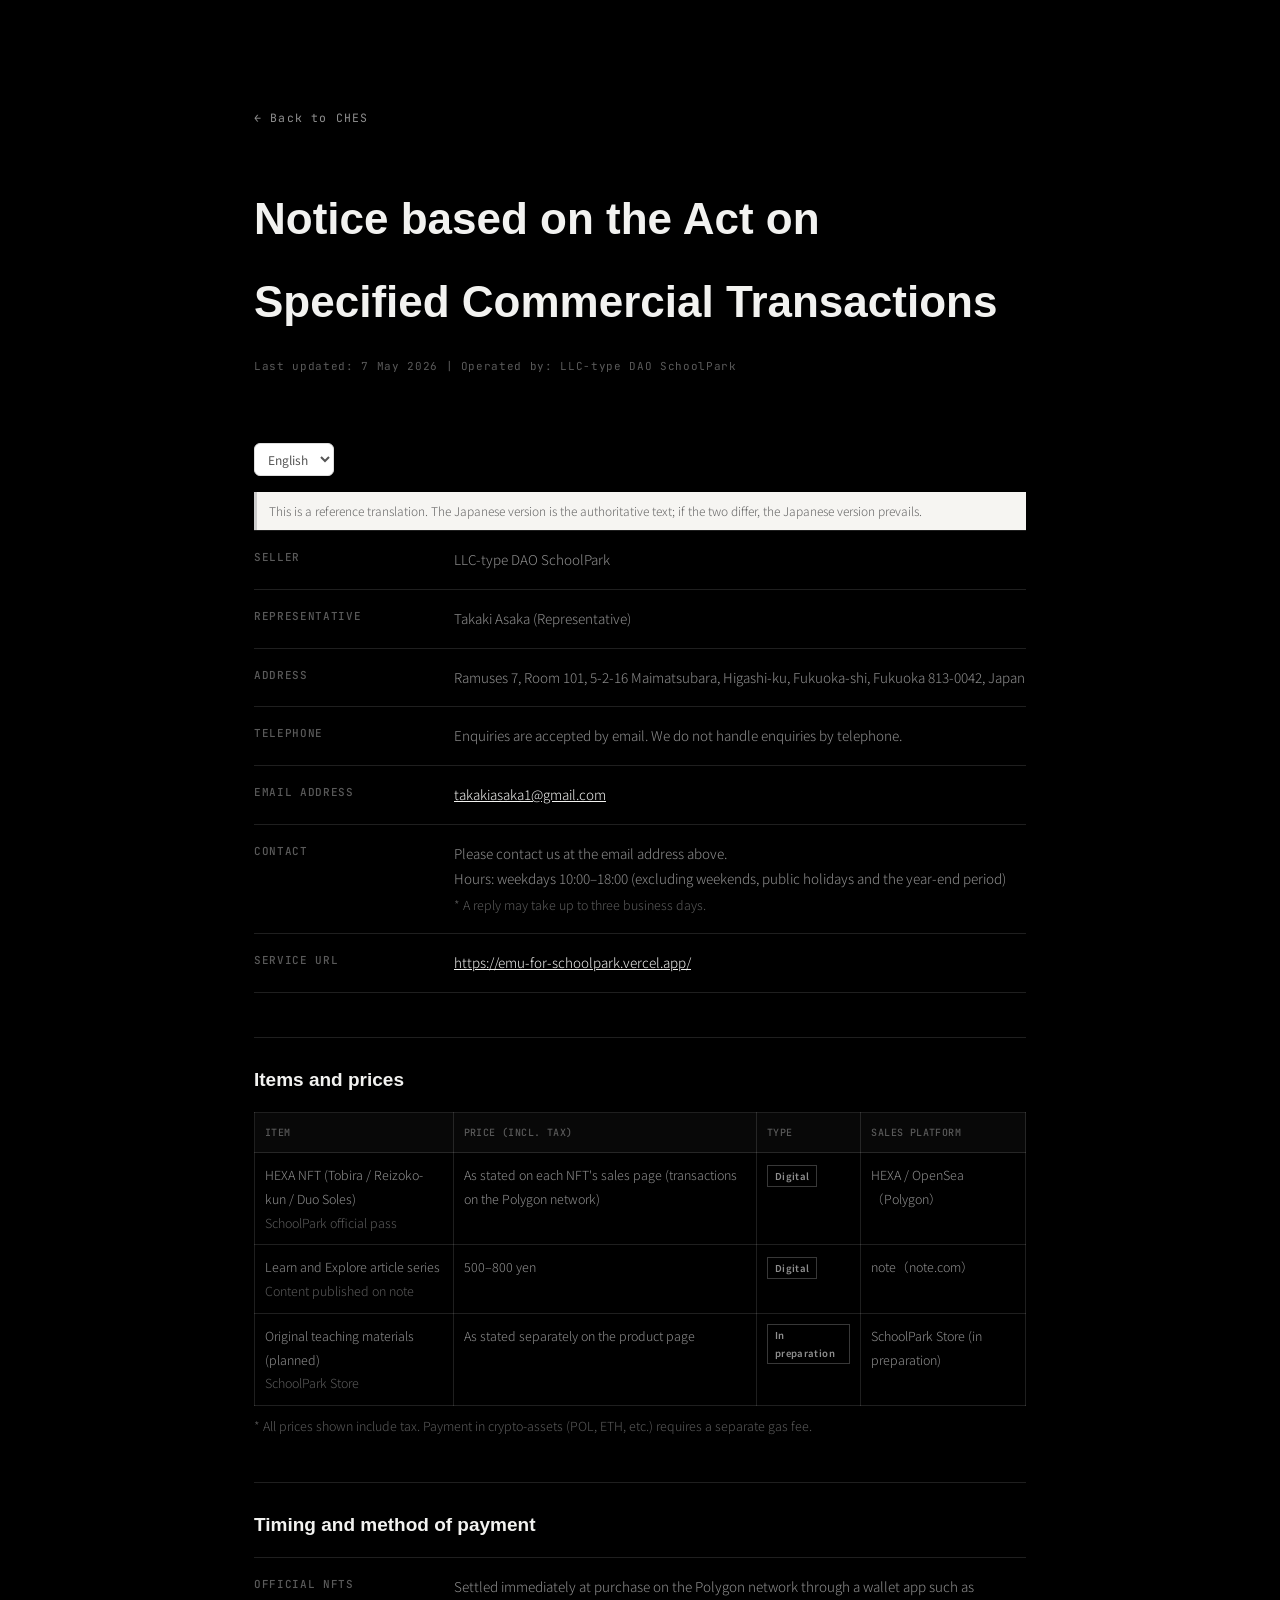
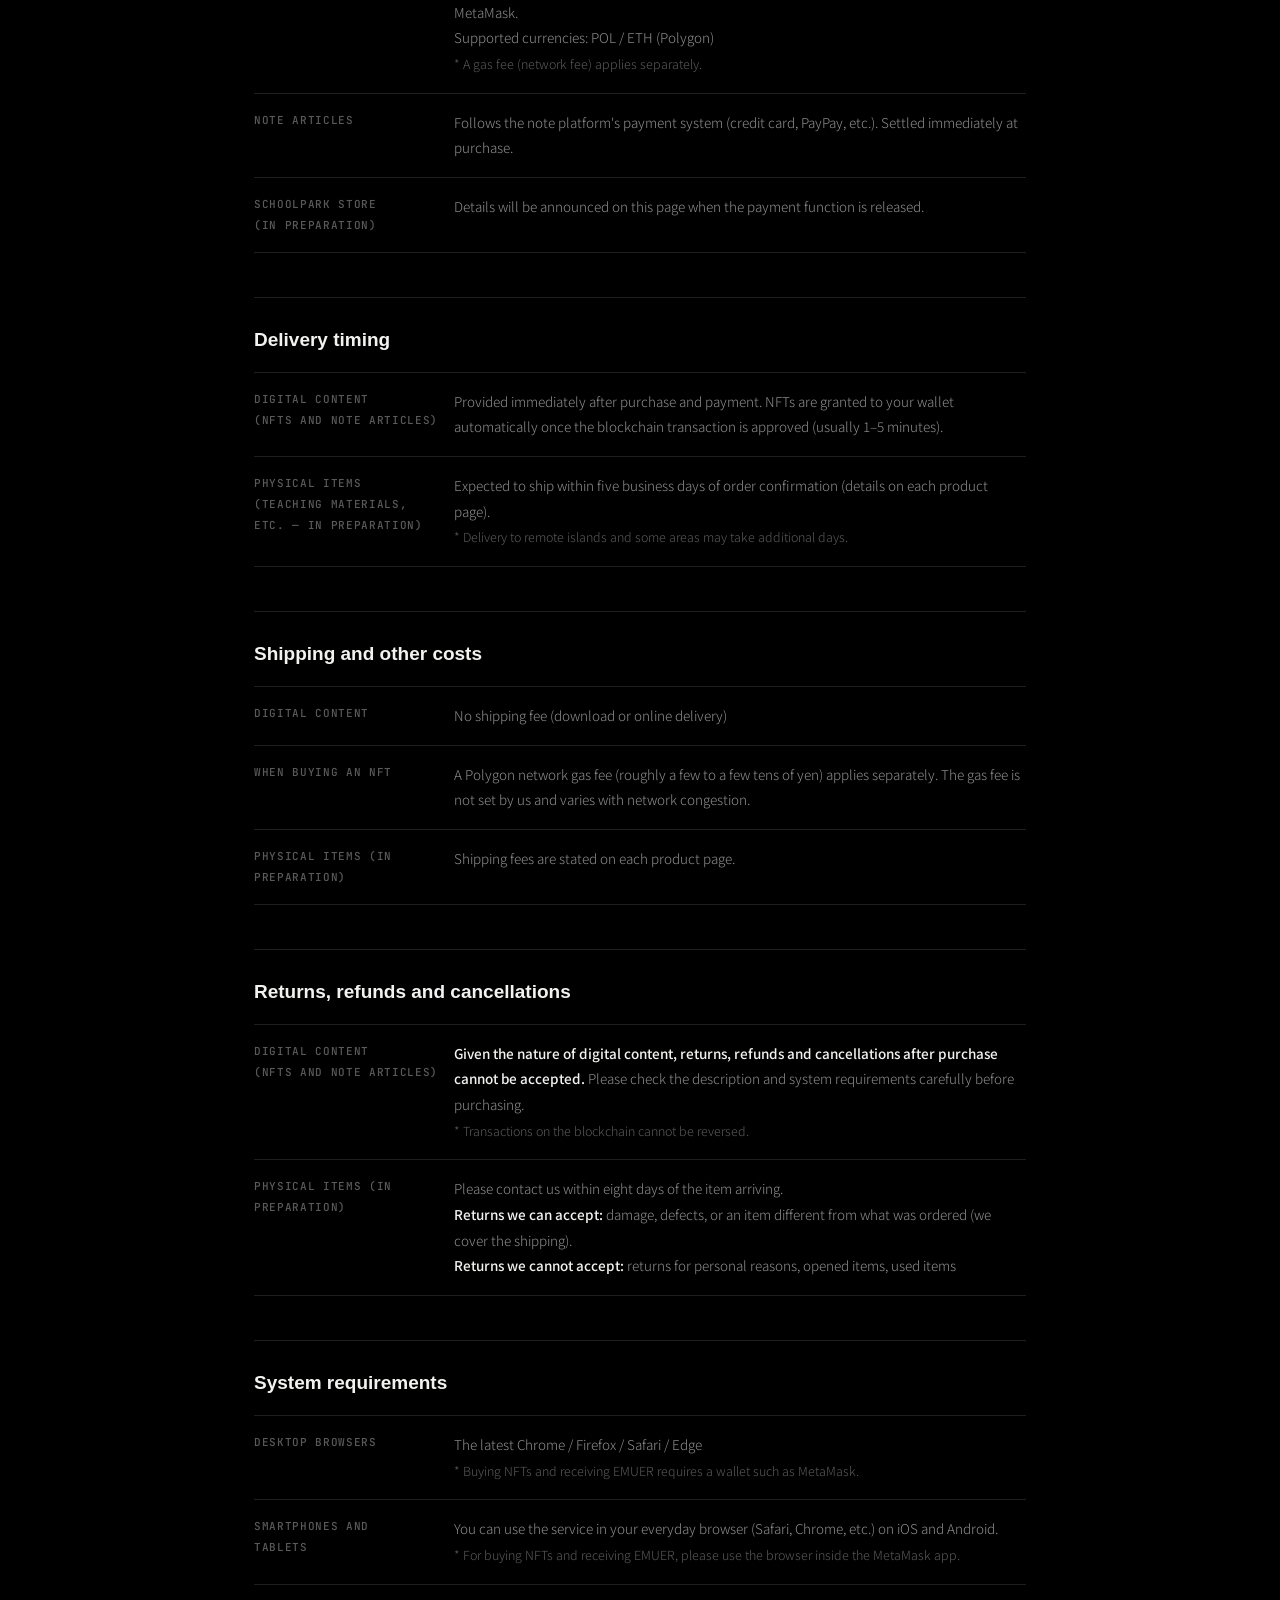
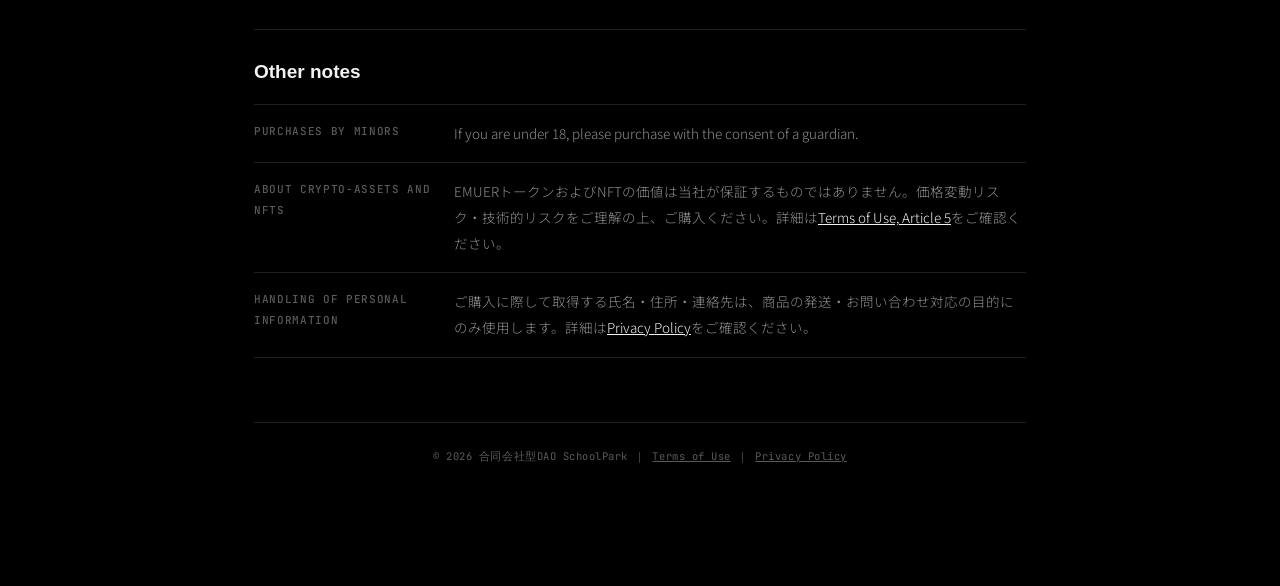
<file: legal/tokusho.html>
<!DOCTYPE html>
<html lang="ja">
<head>
<meta charset="UTF-8">
<meta name="viewport" content="width=device-width, initial-scale=1.0">
<title>特定商取引法に基づく表記 | CHES</title>
<link rel="preconnect" href="https://fonts.googleapis.com">
<link rel="preconnect" href="https://fonts.gstatic.com" crossorigin>
<link href="https://fonts.googleapis.com/css2?family=Zen+Kaku+Gothic+New:wght@500;700;900&family=JetBrains+Mono:wght@400;500;700&family=Noto+Sans+JP:wght@300;400;500;700&display=swap" rel="stylesheet">
<style>
*,*::before,*::after{margin:0;padding:0;box-sizing:border-box}
:root{--bg:#000;--white:#f2f2f0;--dim:#8f8f8f;--dim2:#5a5a5a;--line:rgba(255,255,255,.12);--mono:'JetBrains Mono',monospace;--head:'Zen Kaku Gothic New',sans-serif;--body:'Noto Sans JP',sans-serif;}
body{background:var(--bg);color:var(--white);font-family:var(--body);line-height:1.9;}
.wrap{max-width:820px;margin:0 auto;padding:100px 24px 120px;}
.back{font-family:var(--mono);font-size:11.5px;letter-spacing:.1em;color:var(--dim);text-decoration:none;display:inline-block;margin-bottom:48px;}
.back:hover{color:var(--white);}
h1{font-family:var(--head);font-weight:900;font-size:clamp(28px,4vw,44px);margin-bottom:12px;}
.updated{font-family:var(--mono);font-size:11px;color:var(--dim2);letter-spacing:.06em;margin-bottom:56px;}
h2{font-family:var(--head);font-weight:700;font-size:19px;margin:44px 0 14px;padding-top:24px;border-top:1px solid var(--line);}
p{font-size:14px;color:var(--dim);font-weight:300;margin-bottom:12px;}
a{color:var(--white);}
strong{color:var(--white);font-weight:500;}
.note{font-size:12.5px;color:var(--dim2);margin:4px 0 0;}
table{width:100%;border-collapse:collapse;margin:0 0 8px;}
.info-table{font-size:14px;}
.info-table th{width:200px;text-align:left;font-family:var(--mono);font-size:11px;letter-spacing:.06em;color:var(--dim2);text-transform:uppercase;padding:16px 14px 16px 0;vertical-align:top;font-weight:500;border-top:1px solid var(--line);}
.info-table tr:last-child th,.info-table tr:last-child td{border-bottom:1px solid var(--line);}
.info-table td{font-size:13.5px;color:var(--dim);font-weight:300;padding:16px 0;vertical-align:top;border-top:1px solid var(--line);}
.product-table{font-size:12.5px;margin-bottom:8px;}
.product-table th{font-family:var(--mono);font-size:10px;letter-spacing:.04em;color:var(--dim2);text-transform:uppercase;text-align:left;padding:10px;border:1px solid var(--line);background:rgba(255,255,255,.03);font-weight:500;}
.product-table td{padding:10px;border:1px solid var(--line);color:var(--dim);font-weight:300;vertical-align:top;}
.tag{display:inline-block;font-size:9.5px;padding:1px 7px;font-weight:600;letter-spacing:.04em;border:1px solid var(--line2,rgba(255,255,255,.22));color:var(--dim);}
.foot{margin-top:64px;padding-top:24px;border-top:1px solid var(--line);font-family:var(--mono);font-size:10.5px;color:var(--dim2);letter-spacing:.05em;text-align:center;}
.foot a{color:var(--dim2);}
.foot a:hover{color:var(--white);}
@media(max-width:640px){.info-table th{width:120px;font-size:10px;}.info-table td{font-size:12.5px;}}
</style>
<script>window.CHES_TITLE_KEY = "tok.doc.title";</script>
<script src="../i18n.js" defer></script>
<script src="../i18n-tokusho.js" defer></script>
<style>.lang-select{background:#fff;border:1px solid #ddd;color:#555;border-radius:6px;padding:6px 9px;font-size:12px;cursor:pointer;font-family:inherit;margin:10px 0;}
.lang-note{margin:6px 0 0;padding:9px 12px;background:#f6f5f2;border-left:3px solid #ccc;color:#666;font-size:12px;line-height:1.7;}</style>
<style>
@media (max-width:640px){
  /* 英語などでは見出しが折り返せず表が広がり、ページごと横スクロールしていた。
     表の中だけスクロールさせて、ページ本体は動かないようにする */
  table{ display:block; overflow-x:auto; -webkit-overflow-scrolling:touch; max-width:100%; }
}
</style>
</head>
<body>
<div class="wrap">
  <a class="back" href="../index.html" data-i18n="tok.001">← CHESに戻る</a>
  <h1 data-i18n="tok.002">特定商取引法に基づく表記</h1>
  <div class="updated" data-i18n="tok.003">最終更新日: 2026年5月7日｜運営: 合同会社型DAO SchoolPark</div>
  <!-- 訳と原文が食い違ったときにどちらが正かを明示する -->
  <select class="lang-select" data-lang-select aria-label="Language" data-i18n-title="nav.lang"></select>
    <p class="lang-note" data-i18n="tok.note"></p>

  <table class="info-table">
    <tr><th data-i18n="tok.004">販売業者</th><td data-i18n="tok.005">合同会社型DAO SchoolPark</td></tr>
    <tr><th data-i18n="tok.006">代表者名</th><td data-i18n="tok.007">浅加天輝（代表）</td></tr>
    <tr><th data-i18n="tok.008">所在地</th><td data-i18n="tok.009">〒813-0042　福岡県福岡市東区舞松原5-2-16 ラムセス7 101号室</td></tr>
    <tr><th data-i18n="tok.010">電話番号</th><td data-i18n="tok.011">お問い合わせはメールにて承ります。お電話でのご対応は行っておりません。</td></tr>
    <tr><th data-i18n="tok.012">メールアドレス</th><td><a href="mailto:takakiasaka1@gmail.com">takakiasaka1@gmail.com</a></td></tr>
    <tr><th data-i18n="tok.013">お問い合わせ</th><td data-i18n-html="tok.014">上記メールアドレスまでご連絡ください。<br>受付時間: 平日10:00〜18:00（土日祝・年末年始を除く）<br><span class="note">※ 返信まで3営業日いただく場合があります。</span></td></tr>
    <tr><th data-i18n="tok.015">サービスURL</th><td><a href="https://emu-for-schoolpark.vercel.app/" target="_blank" rel="noopener">https://emu-for-schoolpark.vercel.app/</a></td></tr>
  </table>

  <h2 data-i18n="tok.016">販売商品・価格</h2>
  <table class="product-table">
    <tr><th data-i18n="tok.017">商品名</th><th data-i18n="tok.018">価格（税込）</th><th data-i18n="tok.019">種別</th><th data-i18n="tok.020">販売プラットフォーム</th></tr>
    <tr>
      <td data-i18n-html="tok.021">HEXA NFT（とびら／冷蔵庫くん／Duo Soles）<br><span class="note">SchoolPark公式パス</span></td>
      <td data-i18n="tok.022">各NFTの販売ページに記載（Polygonネットワーク上の取引）</td>
      <td data-i18n-html="tok.023"><span class="tag">デジタル</span></td>
      <td>HEXA / OpenSea（Polygon）</td>
    </tr>
    <tr>
      <td data-i18n-html="tok.024">学び・探索シリーズ記事<br><span class="note">note掲載コンテンツ</span></td>
      <td data-i18n="tok.025">500円〜800円</td>
      <td data-i18n-html="tok.026"><span class="tag">デジタル</span></td>
      <td>note（note.com）</td>
    </tr>
    <tr>
      <td data-i18n-html="tok.027">オリジナル教材（予定）<br><span class="note">SchoolPark Store</span></td>
      <td data-i18n="tok.028">別途商品ページに記載</td>
      <td data-i18n-html="tok.029"><span class="tag">準備中</span></td>
      <td data-i18n="tok.030">SchoolPark Store（準備中）</td>
    </tr>
  </table>
  <p class="note" data-i18n="tok.031">※ 表示価格はすべて税込です。暗号資産（POL/ETH等）での支払いは、ガス代が別途必要になります。</p>

  <h2 data-i18n="tok.032">代金の支払時期・方法</h2>
  <table class="info-table">
    <tr><th data-i18n="tok.033">公式NFT</th><td data-i18n-html="tok.034">MetaMask等のウォレットアプリを通じてPolygonネットワーク上で購入時に即時決済。<br>対応通貨: POL / ETH（Polygon）<br><span class="note">※ ガス代（ネットワーク手数料）が別途発生します。</span></td></tr>
    <tr><th data-i18n="tok.035">note記事</th><td data-i18n="tok.036">noteプラットフォームの決済システムに準じます（クレジットカード・PayPay等）。購入時に即時決済。</td></tr>
    <tr><th data-i18n-html="tok.037">SchoolPark Store<br>（準備中）</th><td data-i18n="tok.038">詳細は決済機能リリース時に本ページにて告知します。</td></tr>
  </table>

  <h2 data-i18n="tok.039">商品の引渡し時期</h2>
  <table class="info-table">
    <tr><th data-i18n-html="tok.040">デジタルコンテンツ<br>（NFT・note記事）</th><td data-i18n="tok.041">購入・決済完了後、即時提供。NFTはブロックチェーン上のトランザクション承認後、ウォレットに自動付与されます（通常1〜5分）。</td></tr>
    <tr><th data-i18n-html="tok.042">物理商品<br>（教材等・準備中）</th><td data-i18n-html="tok.043">ご注文確認後、5営業日以内に発送予定（詳細は商品ページに記載）。<br><span class="note">※ 離島・一部地域では配送に追加日数がかかる場合があります。</span></td></tr>
  </table>

  <h2 data-i18n="tok.044">送料・その他費用</h2>
  <table class="info-table">
    <tr><th data-i18n="tok.045">デジタルコンテンツ</th><td data-i18n="tok.046">送料なし（ダウンロード・オンライン提供）</td></tr>
    <tr><th data-i18n="tok.047">NFT購入時</th><td data-i18n="tok.048">Polygonネットワークのガス代（数円〜数十円程度）が別途必要です。ガス代は当社が設定するものではなく、ネットワークの混雑状況により変動します。</td></tr>
    <tr><th data-i18n="tok.049">物理商品（準備中）</th><td data-i18n="tok.050">送料は商品ページに記載します。</td></tr>
  </table>

  <h2 data-i18n="tok.051">返品・返金・キャンセルポリシー</h2>
  <table class="info-table">
    <tr><th data-i18n-html="tok.052">デジタルコンテンツ<br>（NFT・note記事）</th><td data-i18n-html="tok.053"><strong>デジタルコンテンツの性質上、購入後の返品・返金・キャンセルはお受けできません。</strong>購入前に商品説明・動作環境を十分にご確認ください。<br><span class="note">※ ブロックチェーン上でのトランザクションは取り消し不可です。</span></td></tr>
    <tr><th data-i18n="tok.054">物理商品（準備中）</th><td data-i18n-html="tok.055">商品到着後8日以内にご連絡ください。<br><strong>返品をお受けできる場合：</strong>商品の破損・欠陥・注文内容との相違（送料当社負担）<br><strong>返品をお受けできない場合：</strong>お客様都合による返品・開封済み商品・使用済み商品</td></tr>
  </table>

  <h2 data-i18n="tok.056">動作環境</h2>
  <table class="info-table">
    <tr><th data-i18n="tok.057">PCブラウザ</th><td data-i18n-html="tok.058">最新版のChrome / Firefox / Safari / Edge<br><span class="note">※ NFTの購入とEMUERの受け取りにはMetaMask等のウォレットが必要です。</span></td></tr>
    <tr><th data-i18n-html="tok.059">スマートフォン・<br>タブレット</th><td data-i18n-html="tok.060">ふだんお使いのブラウザ（Safari / Chrome など）でご利用いただけます（iOS / Android）。<br><span class="note">※ NFTの購入とEMUERの受け取りは、MetaMaskアプリ内のブラウザからお願いします。</span></td></tr>
  </table>

  <h2 data-i18n="tok.061">特記事項</h2>
  <table class="info-table">
    <tr><th data-i18n="tok.062">未成年者の購入</th><td data-i18n="tok.063">18歳未満の方は、保護者の同意を得た上でご購入ください。</td></tr>
    <tr><th data-i18n="tok.064">暗号資産・NFTについて</th><td>EMUERトークンおよびNFTの価値は当社が保証するものではありません。価格変動リスク・技術的リスクをご理解の上、ご購入ください。詳細は<a href="../terms.html" data-i18n="tok.065">利用規約 第5条</a>をご確認ください。</td></tr>
    <tr><th data-i18n="tok.066">個人情報の取り扱い</th><td>ご購入に際して取得する氏名・住所・連絡先は、商品の発送・お問い合わせ対応の目的にのみ使用します。詳細は<a href="../privacy.html" data-i18n="tok.067">プライバシーポリシー</a>をご確認ください。</td></tr>
  </table>

  <div class="foot">
    © 2026 合同会社型DAO SchoolPark ｜ <a href="../terms.html" data-i18n="tok.068">利用規約</a> ｜ <a href="../privacy.html" data-i18n="tok.069">プライバシーポリシー</a>
  </div>
</div>
</body>
</html>
</file>
<file: site.css>
/* 共通ナビ・フッター（index / schoolpark / business / Emu）。
   979px以下はハンバーガー。開閉は site.js。 */
.site-nav{position:sticky;top:0;z-index:200;background:rgba(0,0,0,.82);-webkit-backdrop-filter:blur(14px);backdrop-filter:blur(14px);border-bottom:1px solid rgba(255,255,255,.12);font-family:'Noto Sans JP',sans-serif;color:#f2f2f0}
.site-nav-in{max-width:1320px;margin:0 auto;padding:14px clamp(16px,3vw,40px);display:flex;align-items:center;gap:20px}
.site-brand{display:flex;flex-direction:column;justify-content:center;min-height:44px;text-decoration:none;color:#f2f2f0;flex:none}
.site-mark{font-family:'Zen Kaku Gothic New',sans-serif;font-weight:900;font-size:19px;letter-spacing:.08em;line-height:1.1}
.site-sub{font-family:'JetBrains Mono',monospace;font-size:10px;letter-spacing:.14em;color:#8f8f8f;margin-top:3px}
.site-links{display:flex;gap:28px;margin-left:auto;align-items:center}
.site-pair{display:flex;align-items:center;gap:6px}
.site-x{color:#8f8f8f;font-size:14px}
.site-link{font-size:14px;text-decoration:none;color:#8f8f8f;min-height:44px;display:inline-flex;align-items:center}
.site-link.is-active,.site-link[aria-current="page"]{color:#f2f2f0}
.site-link:hover,.site-link:focus-visible{color:#f2f2f0}
.site-tools{display:flex;align-items:center;gap:10px}
.site-lang{width:104px;background:transparent;border:1px solid rgba(255,255,255,.22);color:#bdbdbb;padding:8px;font-family:'JetBrains Mono',monospace;font-size:12px;min-height:40px;cursor:pointer}
.site-lang option{background:#0b0b0d;color:#fff}
.site-cta{background:#f2f2f0;color:#000;font-family:'Zen Kaku Gothic New',sans-serif;font-weight:700;font-size:14px;padding:11px 20px;text-decoration:none;min-height:44px;display:inline-flex;align-items:center;white-space:nowrap}
.site-cta:hover,.site-cta:focus-visible{opacity:.85;color:#000}
.site-burger{display:none;width:44px;height:44px;background:transparent;border:1px solid rgba(255,255,255,.22);color:#f2f2f0;font-size:18px;cursor:pointer;align-items:center;justify-content:center}
.site-menu{display:flex;flex-direction:column;border-top:1px solid rgba(255,255,255,.12);padding:4px 20px 20px}
.site-menu[hidden]{display:none}
.site-menu a{padding:14px 4px;min-height:48px;border-bottom:1px solid rgba(255,255,255,.12);text-decoration:none;font-size:16px;color:#f2f2f0}
.site-menu a.site-menu-sub{padding-left:20px;font-size:15px;color:#bdbdbb}
.site-menu a.site-menu-cta{margin-top:16px;border:0;background:#f2f2f0;color:#000;font-family:'Zen Kaku Gothic New',sans-serif;font-weight:700;text-align:center;padding:14px 20px}
@media (max-width:979px){
  .site-links,.site-cta{display:none}
  .site-tools{margin-left:auto}
  .site-burger{display:inline-flex}
}
@media (min-width:980px){.site-menu{display:none !important}}
.site-footer a:hover,.site-footer a:focus-visible{color:#f2f2f0 !important}
</file>
